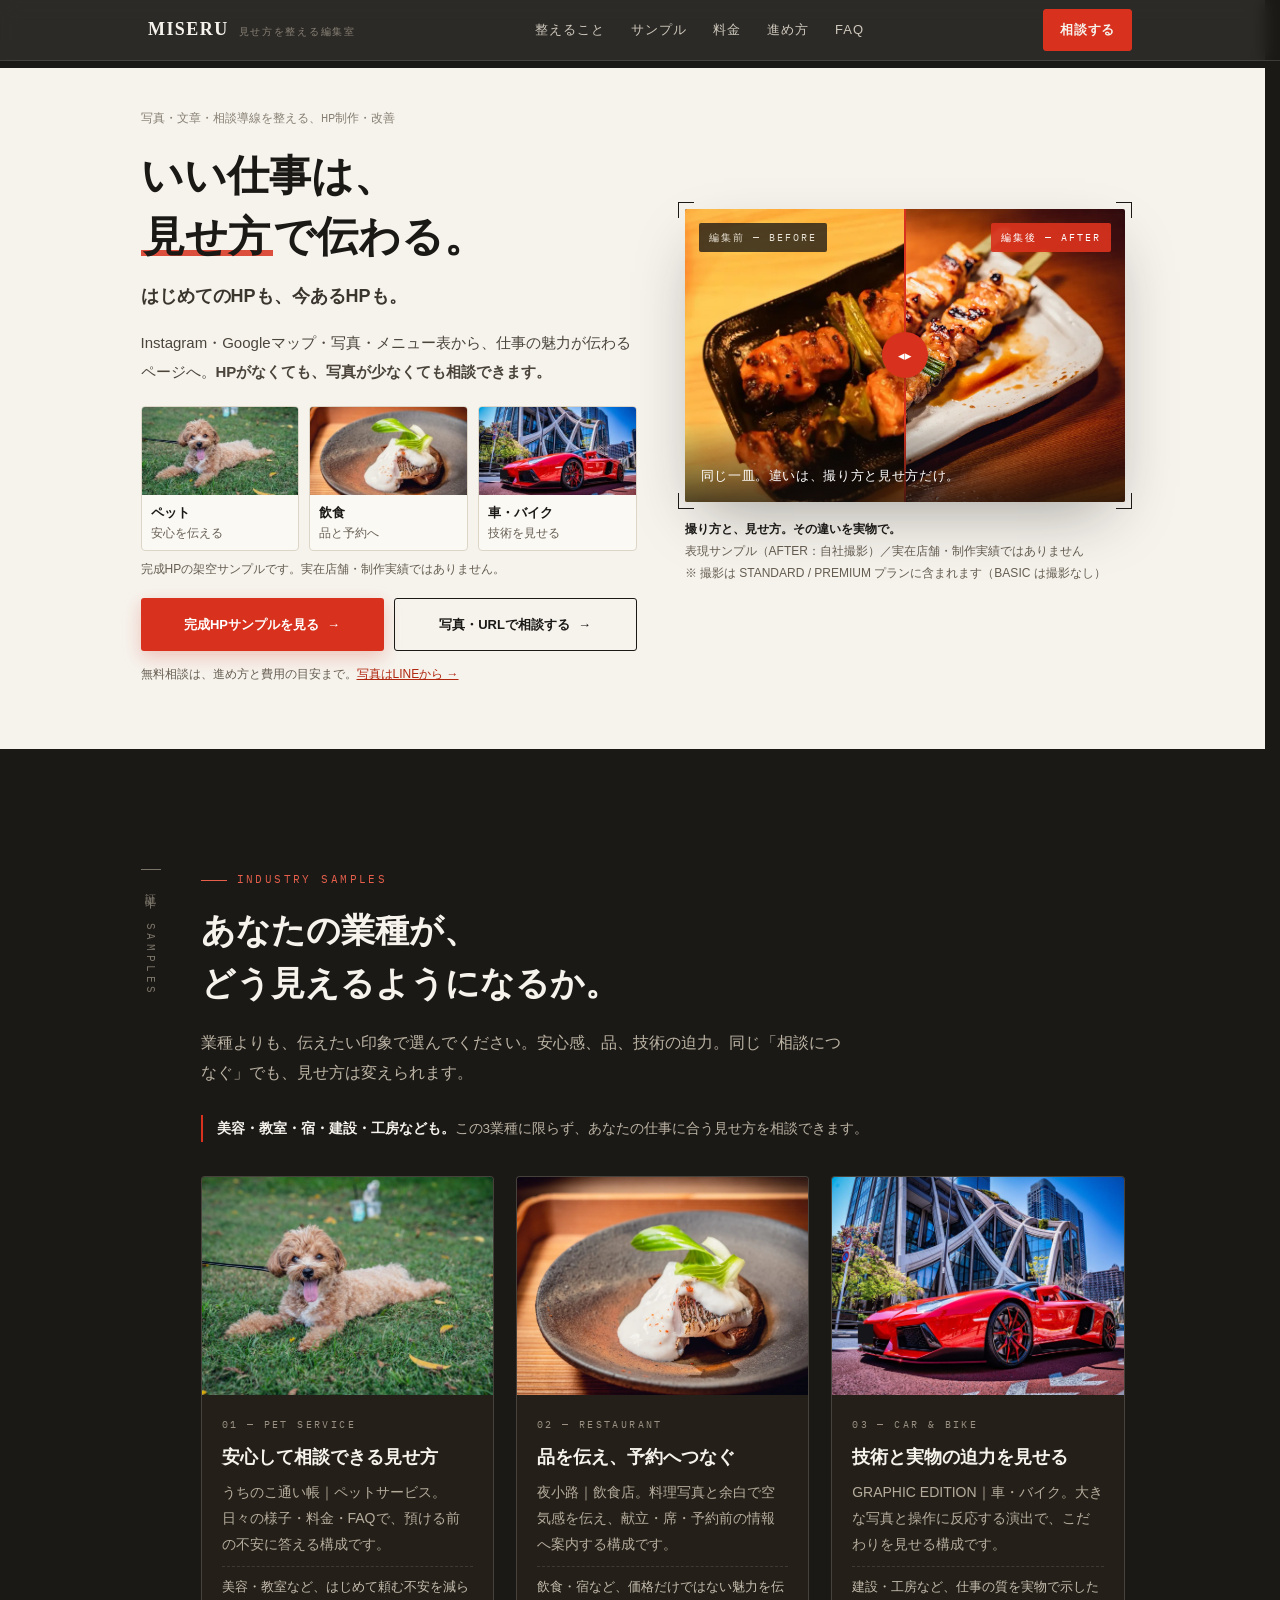
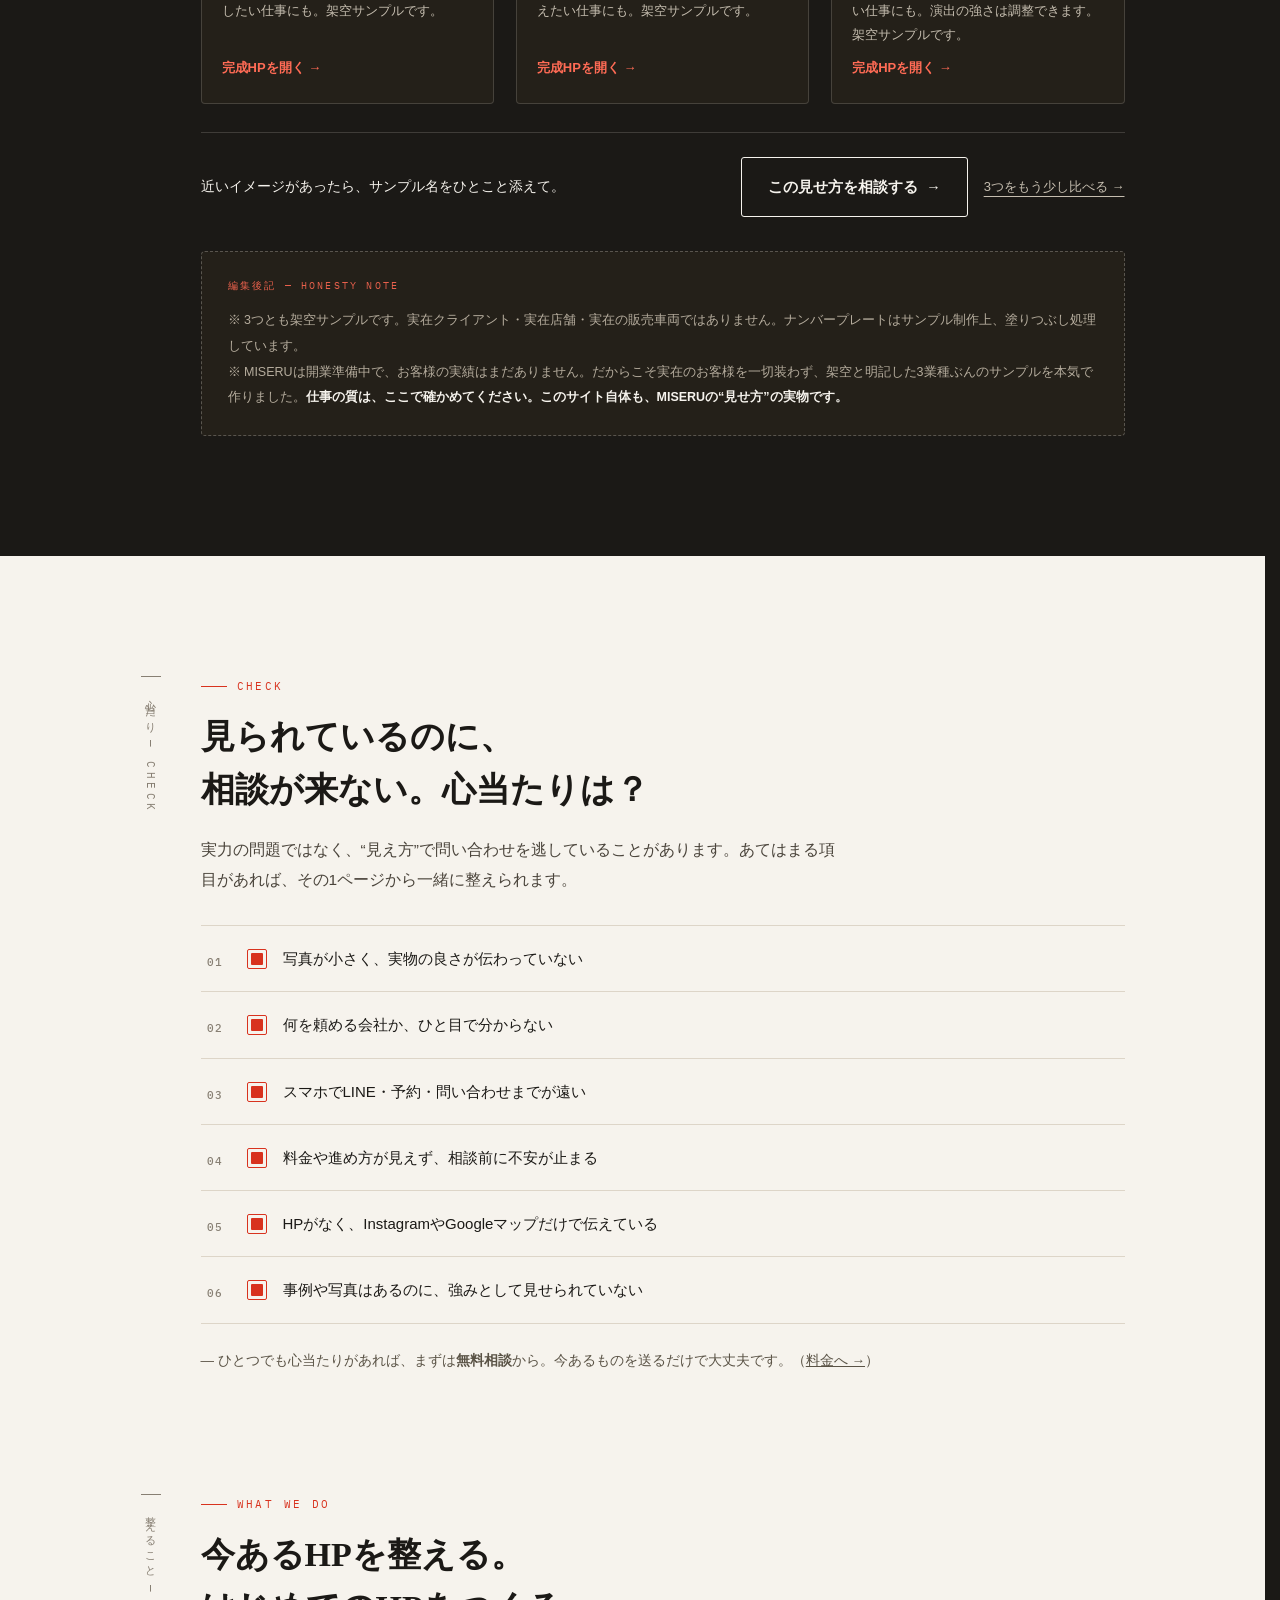
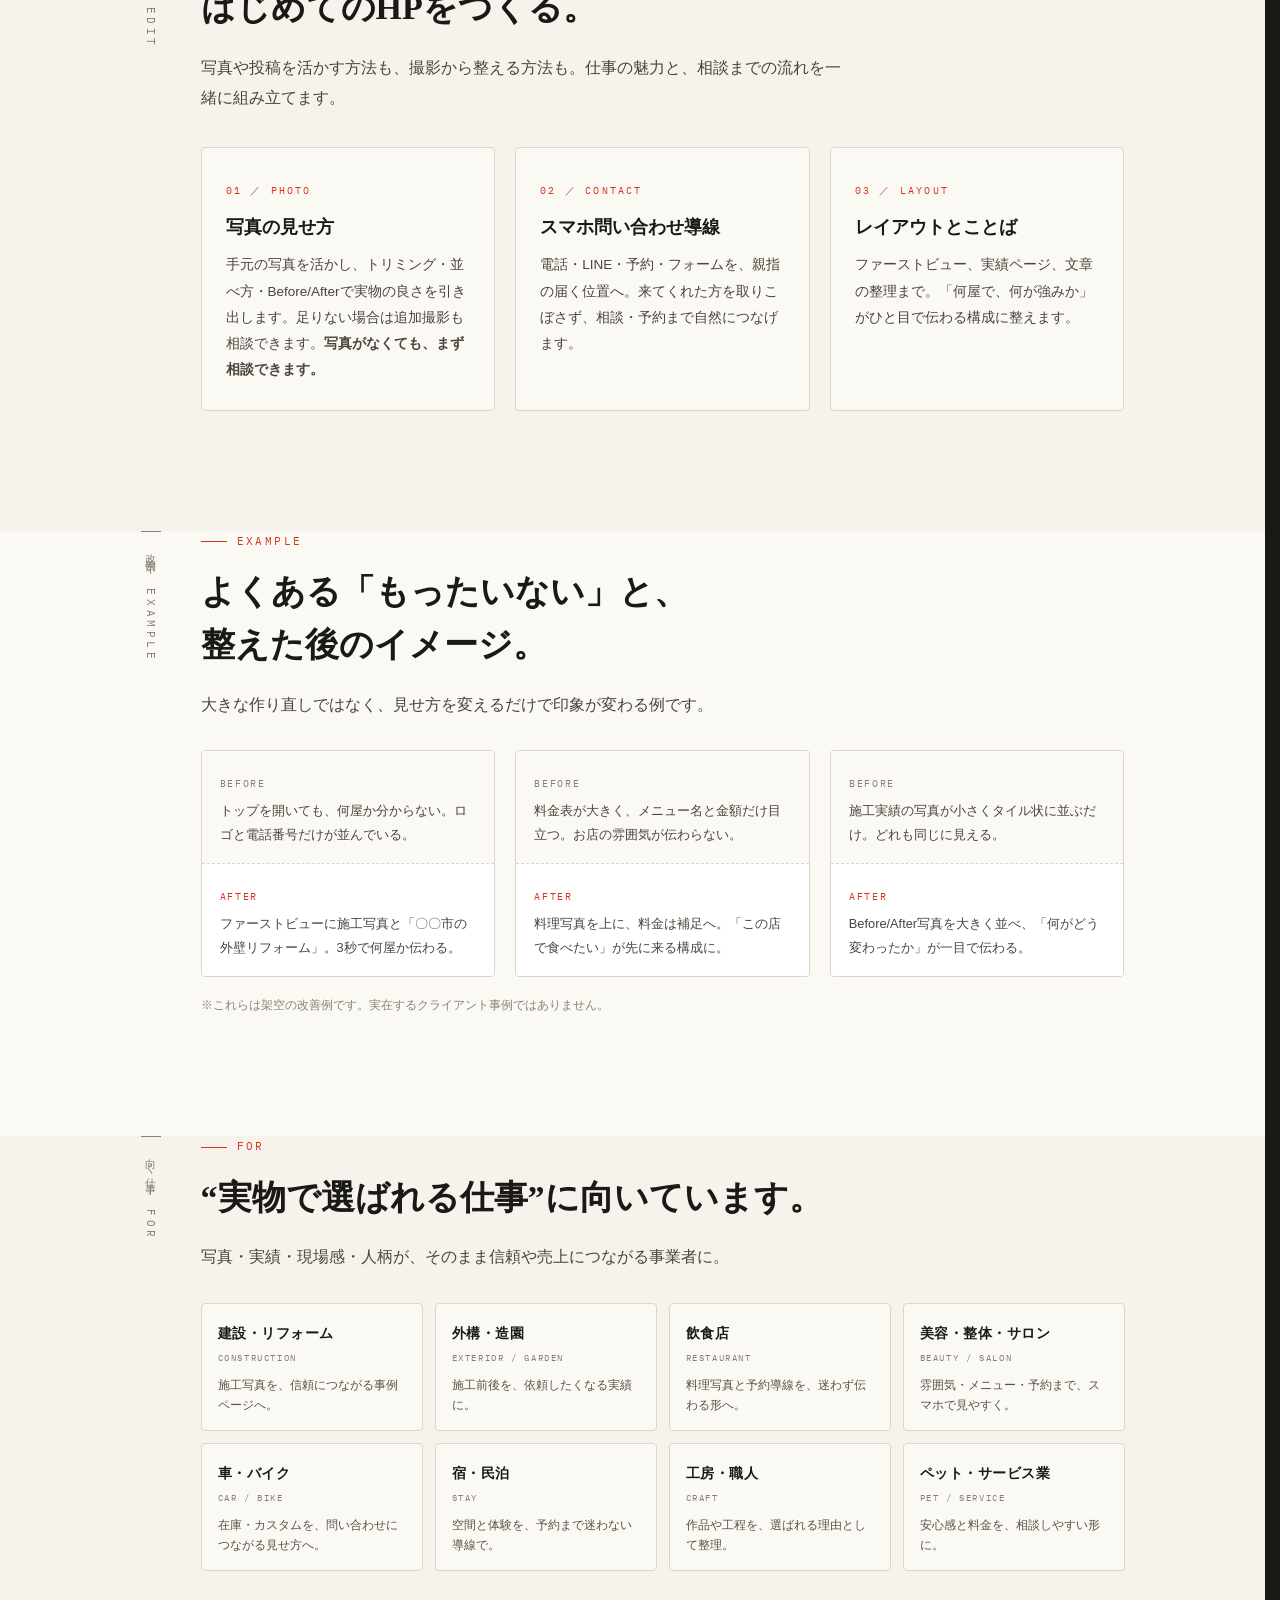
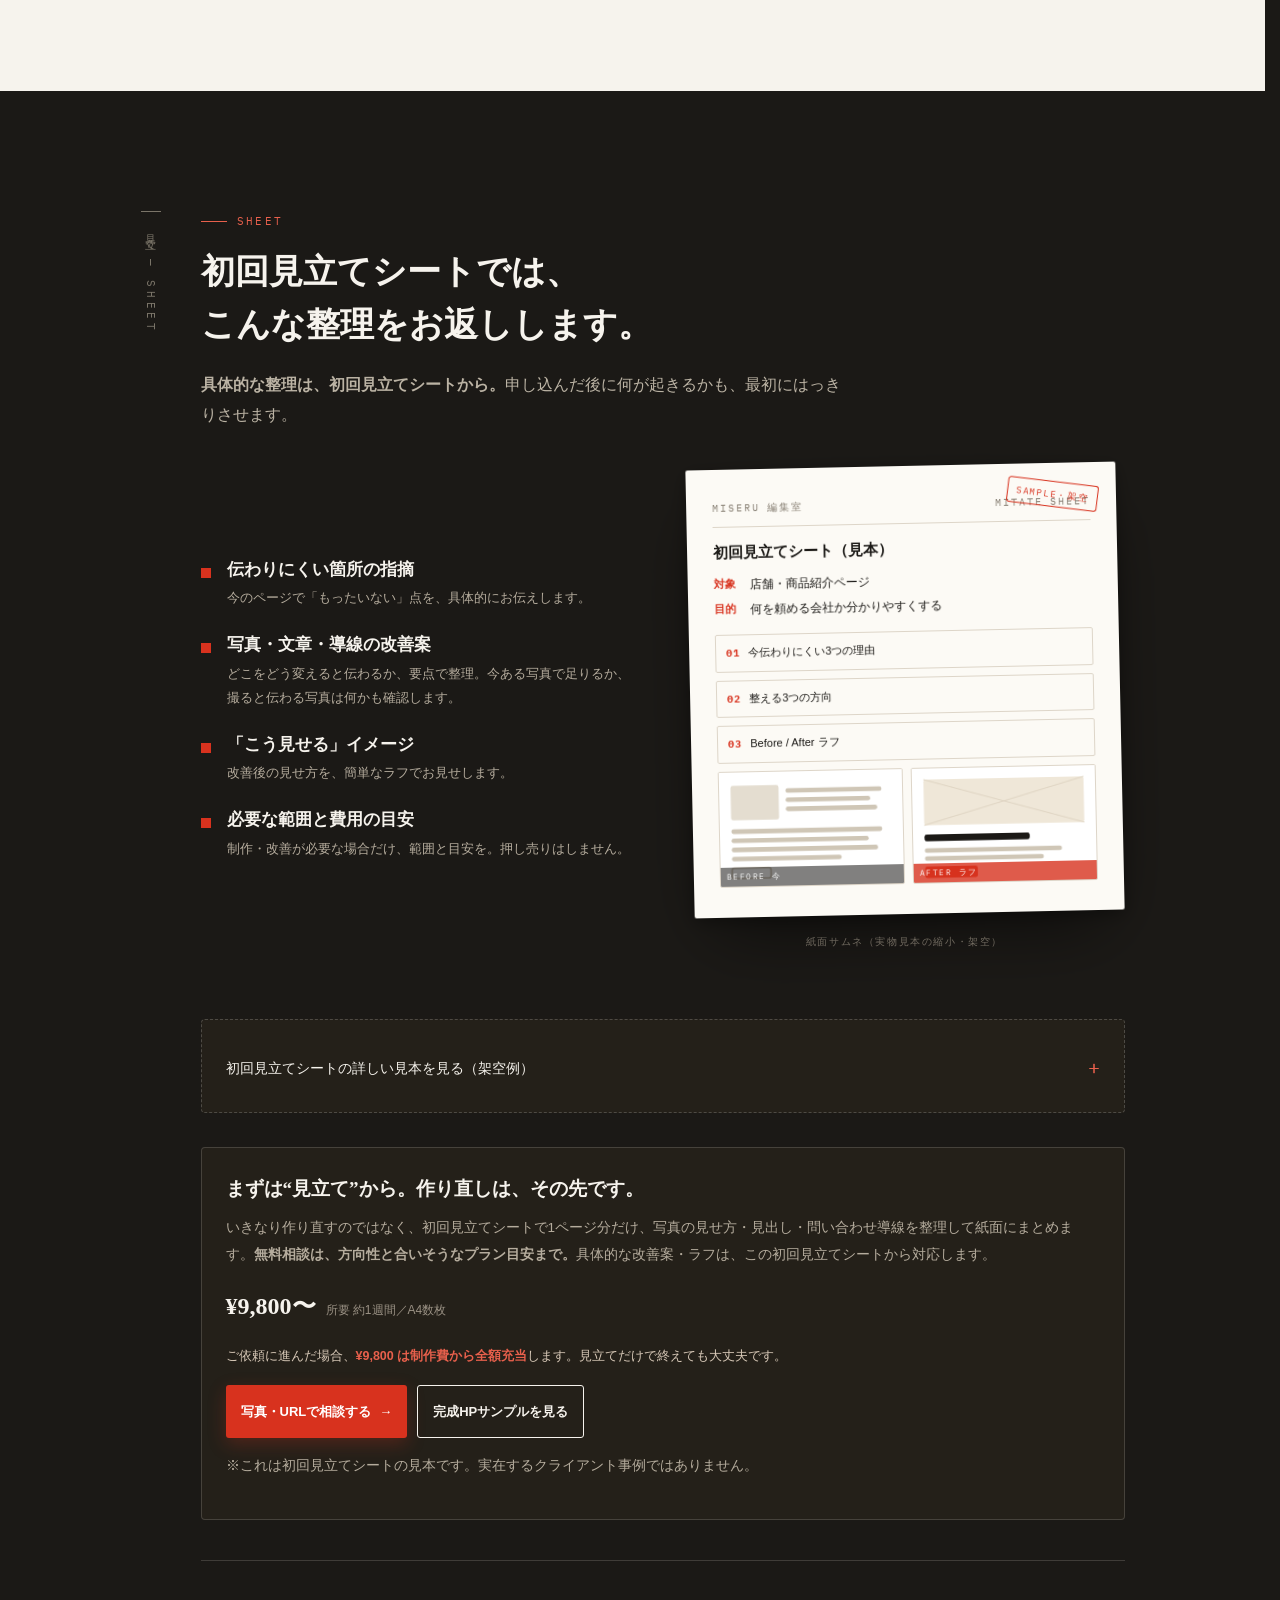
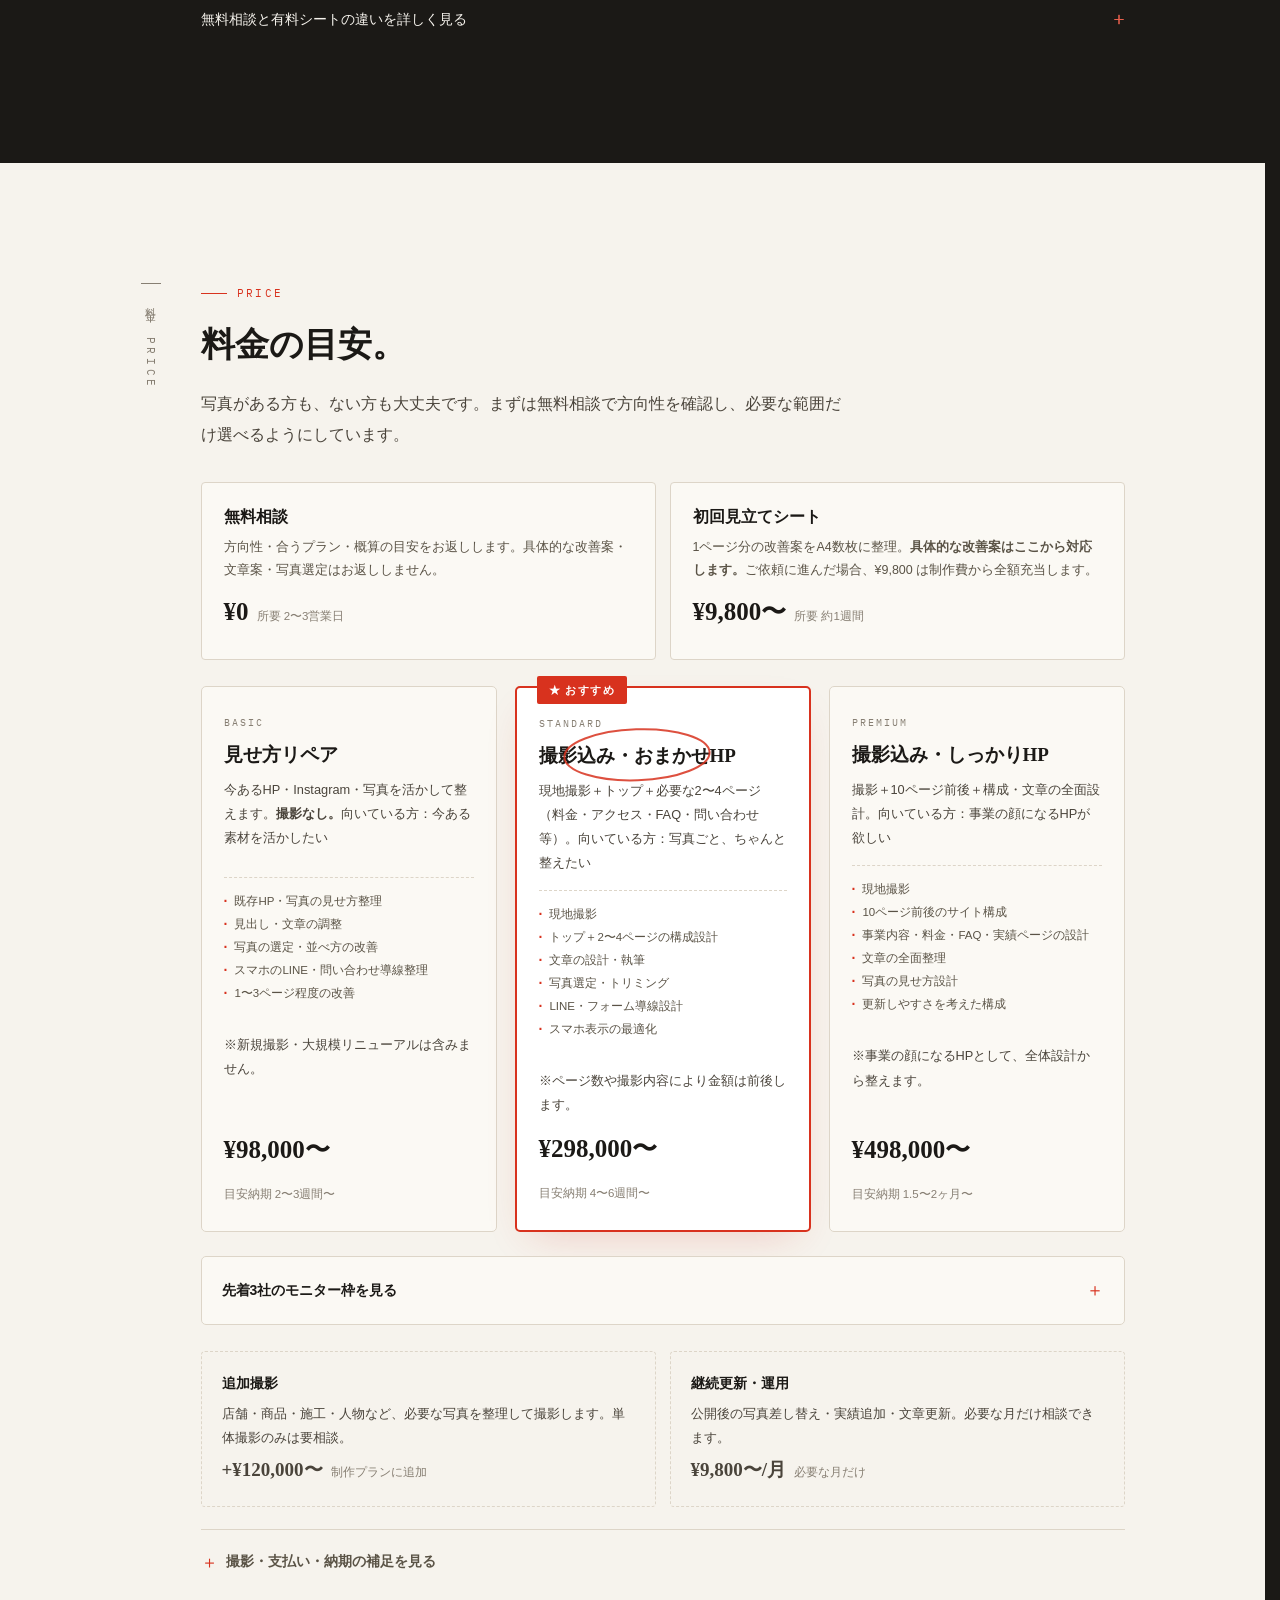
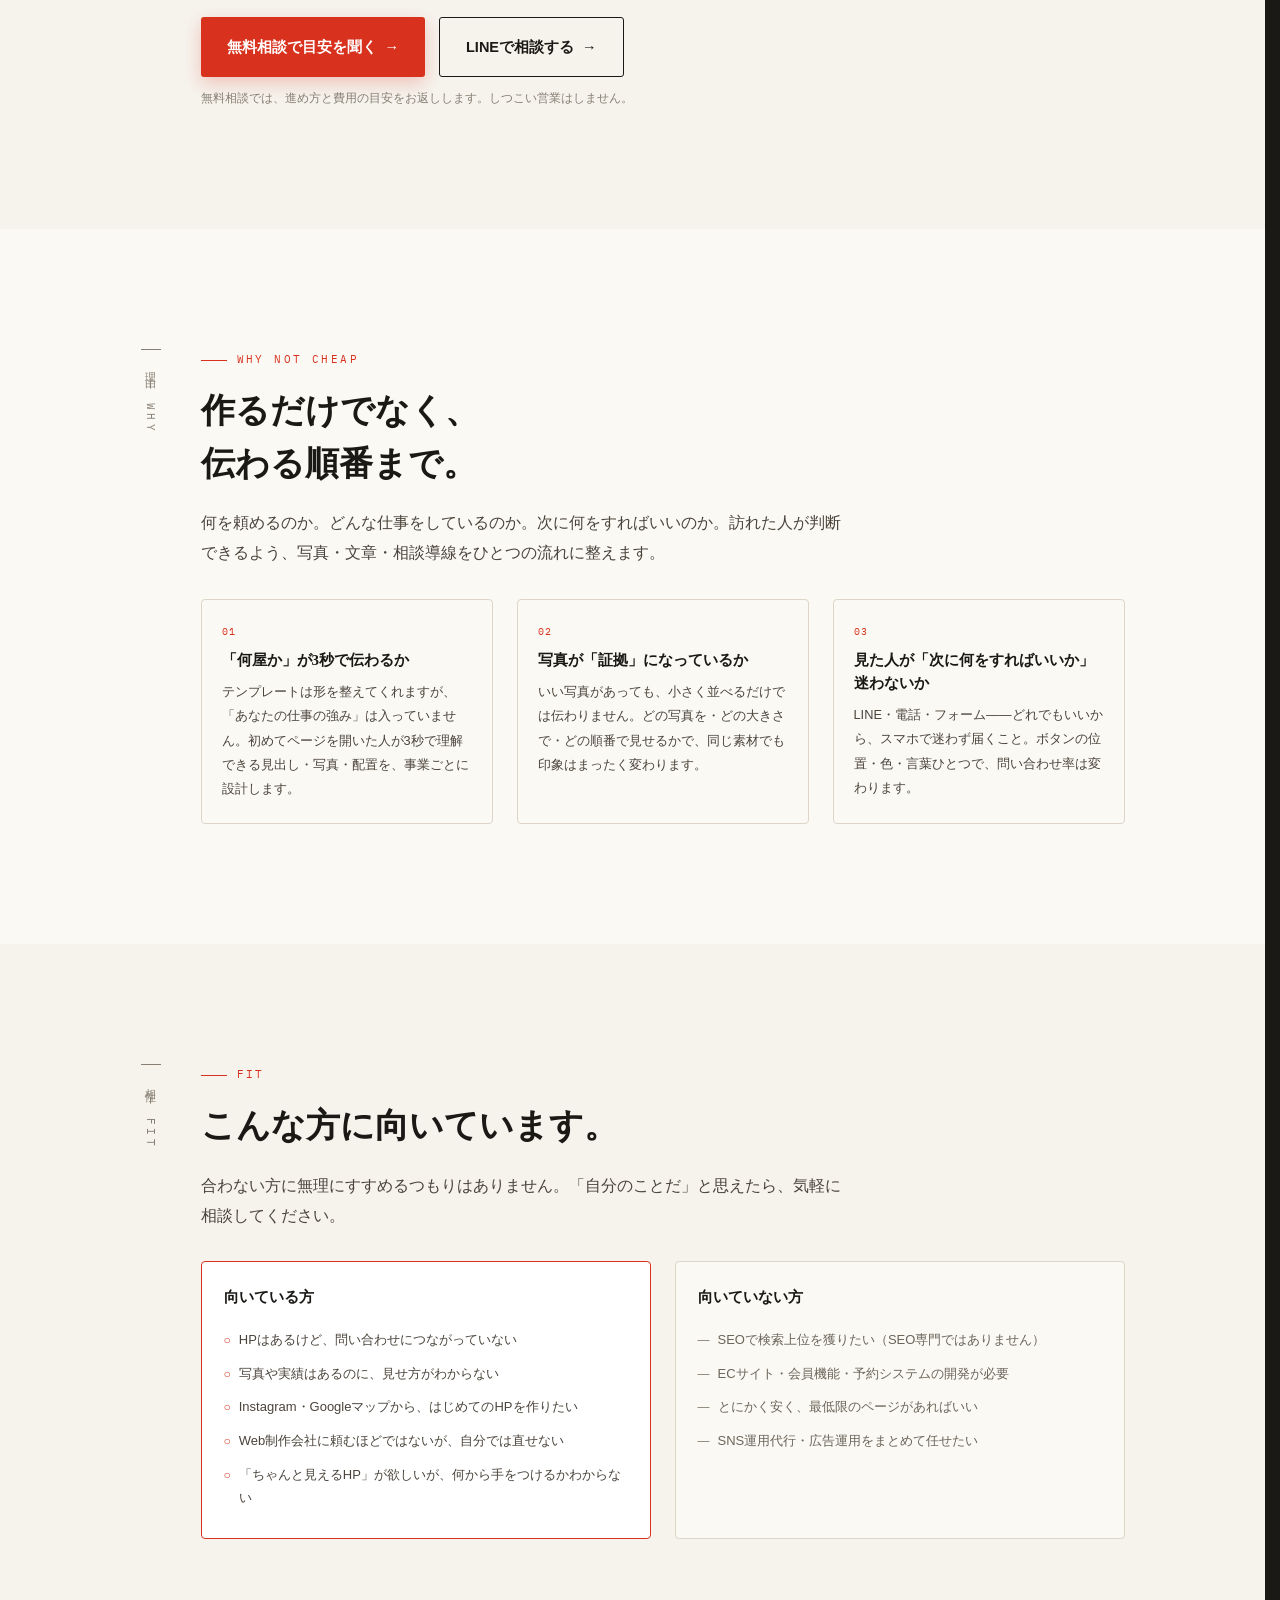
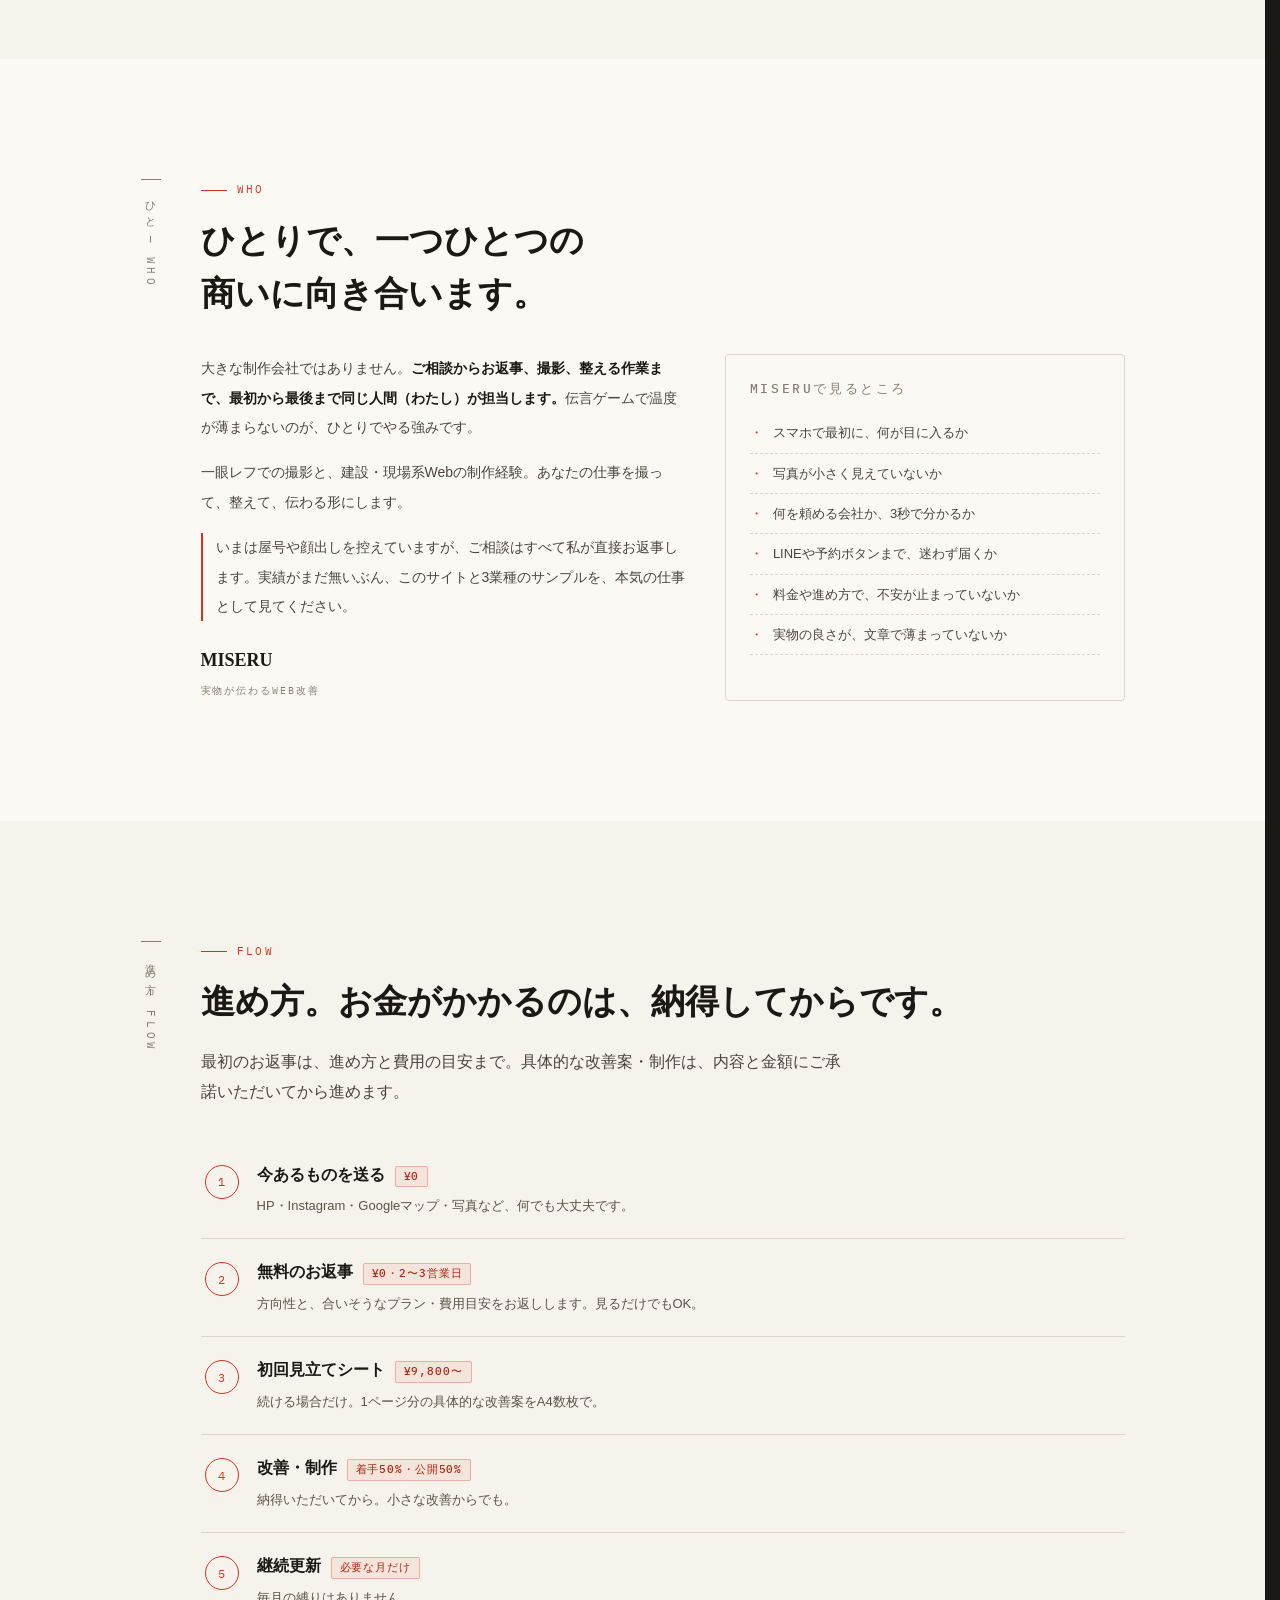
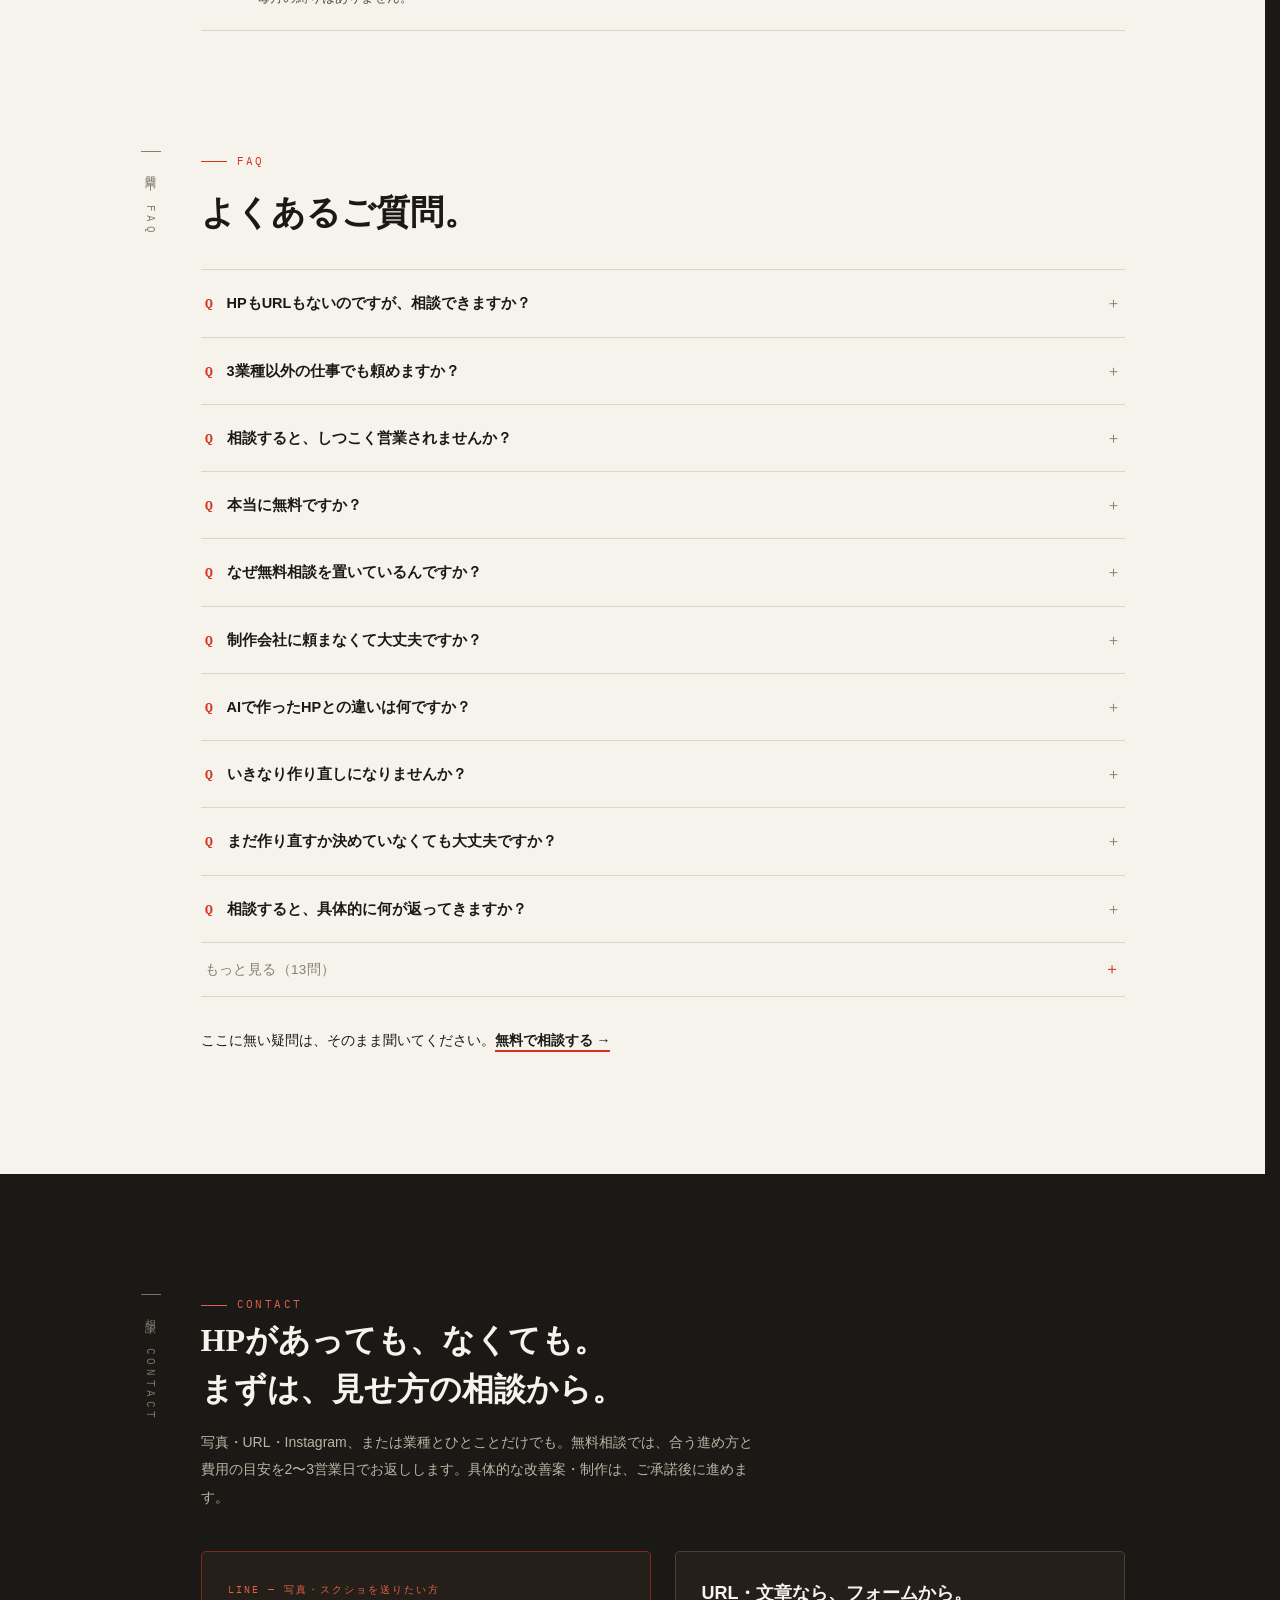
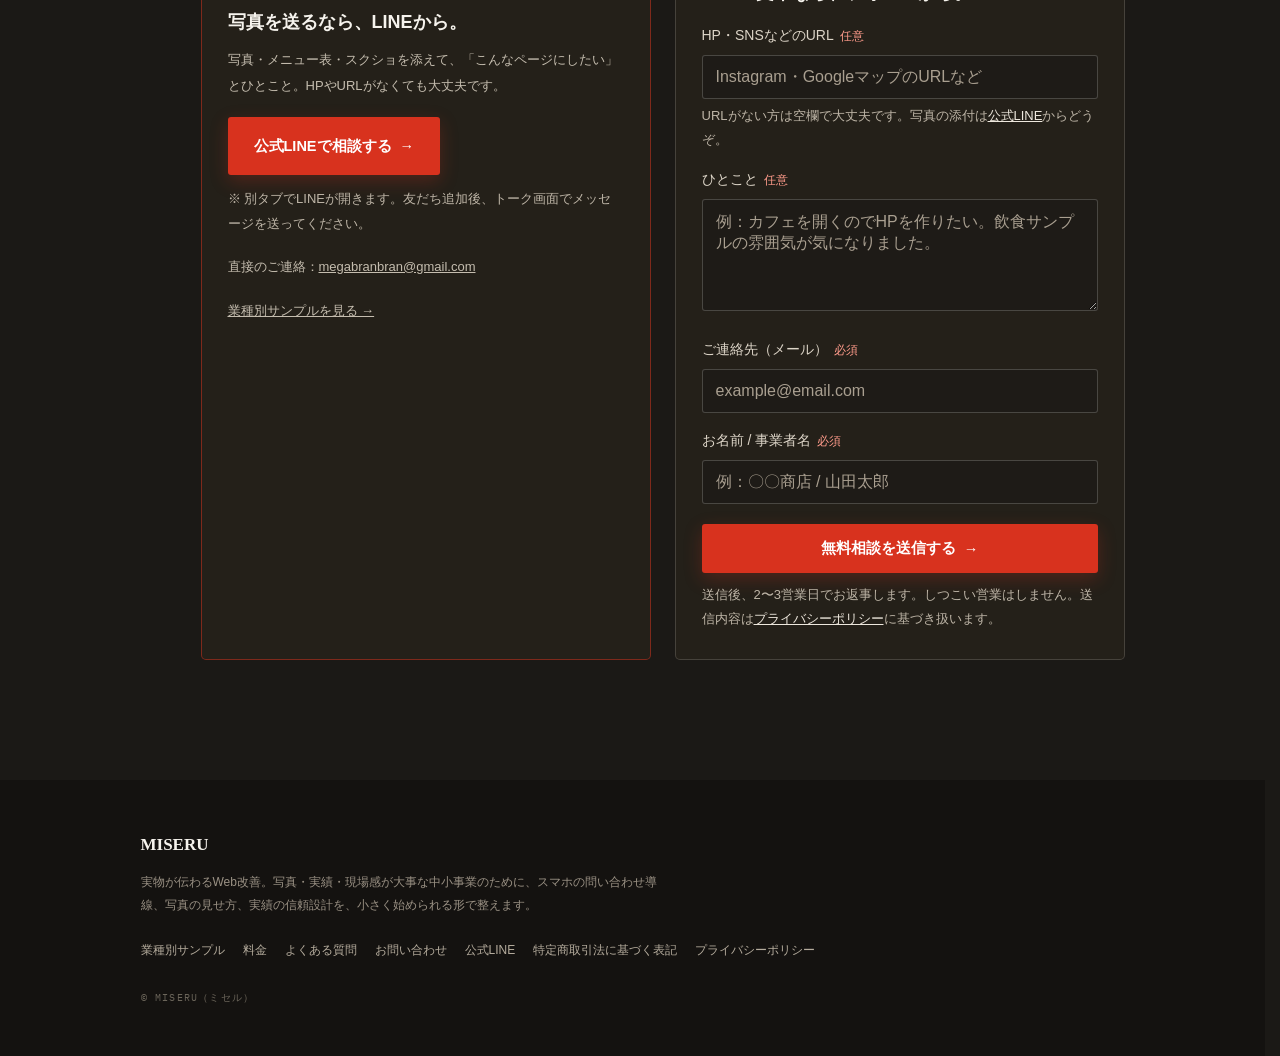
<file: index.html>
<!DOCTYPE html>
<html lang="ja">
<head>
<script>document.documentElement.classList.add('js')</script>
<meta charset="UTF-8">
<meta name="viewport" content="width=device-width, initial-scale=1.0, viewport-fit=cover">
<title>MISERU｜問い合わせにつながるHP改善・Web制作サービス</title>
<meta name="description" content="HP・Instagram・Googleマップ・写真から、実物の魅力が伝わる1ページへ。中小事業の見せ方を整える編集室、ミセル。HPがなくても、まずは無料相談で方向性とプラン目安をお返しします。">
<!-- DOMAIN-MIGRATION: 独自ドメイン移行時に要書き換え（canonical / og:url / og:image / twitter:image / JSON-LD内URL） -->
<link rel="canonical" href="https://miseru-web.pages.dev/">
<meta property="og:title" content="MISERU｜問い合わせにつながるHP改善・Web制作サービス">
<meta property="og:description" content="写真・文章・スマホ導線を整えて、実物の魅力が伝わるHPへ。中小事業のHPを「相談されるページ」に整えます。">
<meta property="og:type" content="website">
<meta property="og:url" content="https://miseru-web.pages.dev/">
<meta property="og:image" content="https://miseru-web.pages.dev/img/og-image.png">
<meta property="og:image:width" content="1200">
<meta property="og:image:height" content="630">
<meta property="og:locale" content="ja_JP">
<meta property="og:site_name" content="ミセル｜MISERU">
<meta name="twitter:card" content="summary_large_image">
<meta name="twitter:title" content="ミセル｜いい仕事は、見せ方で伝わる。">
<meta name="twitter:description" content="写真・文章・スマホ導線を整えて、実物の魅力が伝わるHPへ。中小事業のHPを「相談されるページ」に整えます。">
<meta name="twitter:image" content="https://miseru-web.pages.dev/img/og-image.png">
<meta name="theme-color" content="#1B1916">
<link rel="icon" href="favicon.svg" type="image/svg+xml">
<link rel="preconnect" href="https://fonts.googleapis.com">
<link rel="preconnect" href="https://fonts.gstatic.com" crossorigin>
<link href="https://fonts.googleapis.com/css2?family=Shippori+Mincho+B1:wght@700;800&family=Zen+Kaku+Gothic+New:wght@400;500;700&family=IBM+Plex+Mono:wght@400;500&display=swap" rel="stylesheet">
<!--
  ============ 2026-06 「朱入れ」全面リデザイン（モック _mock-top-shuire-v2.html より移植） ============
  ・コンセプト：校正・編集室メタファー（朱赤 #D8321E／紙 #F6F3ED／墨 #1B1916／トンボ・縦書きレール・mono）
  ・FVの没コピー取り消し線＝「作り直さず整える」の実演
  ・旧アンカー互換：#industry-samples / #miss / #industries / #about / #sample-detail を維持
  ・実写（自社撮影＝「見せ方サンプル」。制作実績ではない）：
    - FVスライダー: img/home/demo-yakitori(-before).webp/.jpg（焼き鳥）
    - サンプル帯: img/samples/{pet,food,car}/optimized/*-hero
  ==============================================================
-->
<style>
/* ============ TOKENS ============ */
:root{
  --ink:#1B1916;
  --ink-2:#242019;
  --paper:#F6F3ED;
  --paper-2:#FBF9F4;
  --shu:#D8321E;
  --shu-deep:#B0260F;
  --shu-soft:#E8604C;
  --grey:#877F73;
  --line:#DDD5C8;
  --line-ink:rgba(246,243,237,.16);
  --serif:'Shippori Mincho B1','Hiragino Mincho ProN','Yu Mincho','Noto Serif JP',serif;
  --sans:'Zen Kaku Gothic New','Hiragino Kaku Gothic ProN','Yu Gothic','Noto Sans JP',sans-serif;
  --mono:'IBM Plex Mono',ui-monospace,'SF Mono',Menlo,monospace;
  --max:1080px;
  --pad:clamp(20px,5vw,48px);
  --ease:cubic-bezier(.2,.7,.3,1);
}
*{margin:0;padding:0;box-sizing:border-box}
html{scroll-behavior:smooth;scroll-padding-top:72px}
body{
  font-family:var(--sans);
  background:var(--ink);
  color:var(--ink);
  line-height:1.95;
  letter-spacing:.03em;
  font-size:15.5px;
  -webkit-font-smoothing:antialiased;
  overflow-x:hidden;
}
img{display:block;max-width:100%}
a{color:inherit}
h1,h2,h3,h4{font-family:var(--serif);font-weight:700;line-height:1.55;letter-spacing:.04em;font-feature-settings:"palt"}
.wrap{max-width:var(--max);margin:0 auto;padding:0 var(--pad)}
:focus-visible{outline:2px solid var(--shu);outline-offset:3px;border-radius:2px}
.sec--ink :focus-visible{outline-color:var(--shu-soft)}

/* ============ 校正記号（共通装飾） ============ */
.kicker{
  font-family:var(--mono);font-size:11px;letter-spacing:.22em;
  color:var(--shu);text-transform:uppercase;display:flex;align-items:center;gap:10px;
}
.kicker::before{
  content:"";width:26px;height:1px;background:var(--shu);
  transform:scaleX(0);transform-origin:left;transition:transform .7s var(--ease) .15s;
}
.kicker.in::before{transform:scaleX(1)}
.sec--ink .kicker{color:var(--shu-soft)}
.sec--ink .kicker::before{background:var(--shu-soft)}
.u-shu{
  background:linear-gradient(transparent 78%, rgba(216,50,30,.85) 78%, rgba(216,50,30,.85) 92%, transparent 92%);
  padding:0 .06em;
}

/* ============ HEADER ============ */
header{
  position:fixed;inset:0 0 auto 0;z-index:50;
  background:rgba(27,25,22,.92);backdrop-filter:blur(8px);
  border-bottom:1px solid var(--line-ink);
}
.hd{display:flex;align-items:center;justify-content:space-between;height:60px;max-width:var(--max);margin:0 auto;padding:0 var(--pad)}
.hd-logo{font-family:var(--serif);font-weight:800;font-size:18px;color:var(--paper);text-decoration:none;letter-spacing:.08em;display:flex;align-items:baseline;gap:10px}
.hd-logo small{font-family:var(--mono);font-weight:400;font-size:9.5px;letter-spacing:.18em;color:var(--grey)}
.hd-nav{display:none;gap:26px}
.hd-nav a{color:#CFC8BC;text-decoration:none;font-size:13px;letter-spacing:.08em}
.hd-nav a:hover{color:var(--paper)}
.hd-cta{display:none;font-size:12.5px;font-weight:700;color:var(--paper);text-decoration:none;border:1px solid var(--shu);background:var(--shu);padding:8px 16px;border-radius:3px;letter-spacing:.06em}
.hd-cta:hover{background:var(--shu-deep)}
.burger{
  display:flex;flex-direction:column;justify-content:center;gap:5px;
  width:42px;height:42px;padding:0 8px;background:transparent;border:1px solid var(--line-ink);
  border-radius:3px;cursor:pointer;
}
.burger span{display:block;height:1.5px;background:var(--paper);transition:transform .3s}
@media(min-width:880px){
  .hd-nav{display:flex}
  .hd-cta{display:inline-block}
  .burger{display:none}
}
@media(max-width:560px){.hd-logo small{display:none}}

/* drawer（モバイルナビ） */
.drawer{position:fixed;inset:0;z-index:80;display:none}
.drawer.open{display:block}
.drawer .ov{position:absolute;inset:0;background:rgba(15,13,11,.6)}
.drawer .panel{
  position:absolute;top:0;right:0;bottom:0;width:min(82vw,330px);
  background:var(--ink);border-left:1px solid var(--line-ink);
  padding:64px 30px 30px;display:flex;flex-direction:column;gap:2px;overflow-y:auto;
}
.drawer .panel a{
  color:#CFC8BC;text-decoration:none;font-size:14.5px;font-weight:500;
  padding:13px 2px;border-bottom:1px solid var(--line-ink);letter-spacing:.05em;
}
.drawer .panel a:hover{color:var(--paper)}
.drawer .x{
  position:absolute;top:14px;right:18px;width:38px;height:38px;
  background:transparent;border:0;color:var(--paper);font-size:22px;cursor:pointer;
}

/* ============ SECTIONS ============ */
.sec{padding:clamp(72px,11vw,120px) 0;background:var(--paper);color:var(--ink)}
.sec--ink{background:var(--ink);color:var(--paper)}
.sec--alt{background:var(--paper-2)}
.sec-grid{display:grid;gap:18px}
@media(min-width:1000px){
  .sec-grid{grid-template-columns:60px 1fr;gap:0}
  .rail{position:relative}
  .rail span{
    writing-mode:vertical-rl;text-orientation:mixed;
    font-family:var(--mono);font-size:10.5px;letter-spacing:.34em;color:var(--grey);
    position:sticky;top:100px;display:inline-block;padding-top:14px;
    border-top:1px solid currentColor;
  }
  .sec--ink .rail span{color:#7A7468}
}
@media(max-width:999px){
  /* モバイルではrail（縦書きラベル）は装飾過多なので非表示にして本文に集中 */
  .rail{display:none}
}
.h2{font-size:clamp(24px,4vw,34px);margin:14px 0 18px}
.lead{max-width:640px;color:#4A443B}
.sec--ink .lead{color:#BBB3A4}

/* ============ FV ============ */
.fv{background:var(--paper);padding:calc(60px + clamp(48px,8vw,84px)) 0 clamp(64px,9vw,100px);position:relative}
.fv::before{content:"";position:absolute;inset:60px 0 auto 0;height:8px;background:var(--ink)}
.fv-grid{display:grid;gap:44px;align-items:center}
@media(min-width:960px){.fv-grid{grid-template-columns:1.05fr .95fr;gap:56px}}
.fv-meta{font-family:var(--mono);font-size:10.5px;letter-spacing:.26em;color:var(--grey);margin-bottom:26px;display:flex;gap:14px;flex-wrap:wrap}
.fv-meta b{color:var(--shu);font-weight:500}
.draft{
  display:inline-block;position:relative;
  font-family:var(--mono);font-size:clamp(12px,1.6vw,13.5px);color:#9B9385;
  letter-spacing:.1em;margin-bottom:14px;
}
.draft::after{
  content:"";position:absolute;left:-2px;right:-2px;top:55%;height:2px;background:var(--shu);
  transform:scaleX(0);transform-origin:left;transition:transform .7s cubic-bezier(.7,0,.2,1) .5s;
}
.draft.on::after{transform:scaleX(1)}
.fv h1{font-size:clamp(30px,5.4vw,48px);font-weight:800;line-height:1.5;margin-bottom:22px}
.fv h1 .sm{display:block;font-size:.62em;font-weight:700;color:#3A352D;margin-top:10px}
.fv-lead{max-width:520px;color:#4A443B;margin-bottom:24px;font-size:15px}
.fv-sample-link{margin-bottom:22px;font-size:14px}
.fv-sample-link a{font-weight:700;color:var(--ink);text-decoration:none;border-bottom:2px solid var(--shu);padding-bottom:2px}
.fv-sample-link .nt{display:inline-block;margin-left:12px;font-size:11px;color:var(--grey)}
.fv-cta{display:flex;gap:12px;flex-wrap:wrap;margin-bottom:18px}
.btn{
  display:inline-flex;align-items:center;gap:8px;text-decoration:none;
  font-weight:700;font-size:14.5px;letter-spacing:.05em;
  padding:15px 26px;border-radius:3px;transition:transform .2s,box-shadow .2s,background .2s;
  border:0;cursor:pointer;font-family:var(--sans);
}
.btn:hover{transform:translateY(-2px)}
.btn .arw{transition:transform .25s}
.btn:hover .arw{transform:translateX(3px)}
.btn--shu{background:var(--shu);color:#fff;box-shadow:0 6px 18px rgba(216,50,30,.25)}
.btn--shu:hover{background:var(--shu-deep)}
.btn--ghost{border:1.5px solid var(--ink);color:var(--ink);background:transparent}
.sec--ink .btn--ghost{border-color:var(--paper);color:var(--paper)}
.badges{display:flex;gap:16px;flex-wrap:wrap;font-size:12.5px;color:#5A5346;margin-bottom:10px}
.badges b{color:var(--shu);font-weight:700;margin-right:3px}
.fv-note{font-size:11.5px;color:var(--grey)}
.fv-note a{color:var(--grey)}

/* --- 朱入れスライダー --- */
.proof{position:relative}
.tonbo{position:relative}
.tonbo i{position:absolute;width:16px;height:16px;border:0 solid var(--ink);z-index:4;pointer-events:none}
.tonbo .t1{top:-7px;left:-7px;border-top-width:1.5px;border-left-width:1.5px}
.tonbo .t2{top:-7px;right:-7px;border-top-width:1.5px;border-right-width:1.5px}
.tonbo .t3{bottom:-7px;left:-7px;border-bottom-width:1.5px;border-left-width:1.5px}
.tonbo .t4{bottom:-7px;right:-7px;border-bottom-width:1.5px;border-right-width:1.5px}
.cmp{
  position:relative;overflow:hidden;border-radius:2px;
  aspect-ratio:3/2;width:100%; /* 写真実寸(1400x933/900x600)と同比率。4/5だと焼き鳥が見切れる */
  box-shadow:0 24px 60px -18px rgba(27,25,22,.38);
  touch-action:pan-y;cursor:ew-resize;user-select:none;-webkit-user-select:none;
  --pos:50%;
}
.cmp img{position:absolute;inset:0;width:100%;height:100%;object-fit:cover;pointer-events:none}
.cmp .before{clip-path:inset(0 calc(100% - var(--pos)) 0 0)}
.cmp-bar{position:absolute;top:0;bottom:0;left:var(--pos);width:2px;background:var(--shu);z-index:3;transform:translateX(-1px)}
.cmp-handle{
  position:absolute;top:50%;left:var(--pos);transform:translate(-50%,-50%);z-index:4;
  width:46px;height:46px;border-radius:50%;background:var(--shu);color:#fff;
  display:flex;align-items:center;justify-content:center;gap:2px;
  font-size:13px;box-shadow:0 4px 14px rgba(0,0,0,.35);
  outline-offset:3px;
}
.cmp-handle:focus-visible{outline:2px solid var(--ink)}
.cmp-tag{
  position:absolute;z-index:3;top:14px;
  font-family:var(--mono);font-size:10px;letter-spacing:.2em;
  padding:5px 10px;border-radius:2px;
}
.tag-b{left:14px;background:rgba(27,25,22,.78);color:#E8E2D6}
.tag-a{right:14px;background:rgba(216,50,30,.92);color:#fff}
.cmp-cap{
  position:absolute;z-index:3;bottom:0;left:0;right:0;
  padding:42px 16px 14px;color:#fff;font-size:13px;font-weight:500;letter-spacing:.05em;
  background:linear-gradient(transparent,rgba(15,13,11,.72));pointer-events:none;
}
.proof-notes{margin-top:20px;font-size:12px;color:var(--grey);line-height:1.8}
.proof-notes b{color:var(--ink)}

/* ============ SAMPLES（墨） ============ */
.cards3{display:grid;gap:22px;margin-top:34px}
@media(min-width:820px){.cards3{grid-template-columns:repeat(3,1fr)}}
.scard{background:var(--ink-2);border:1px solid var(--line-ink);border-radius:4px;overflow:hidden;text-decoration:none;color:var(--paper);display:flex;flex-direction:column;transition:transform .25s,border-color .25s}
.scard:hover{transform:translateY(-4px);border-color:rgba(216,50,30,.55)}
.scard .ph{aspect-ratio:4/3;overflow:hidden;background:#2C2823}
.scard .ph img{width:100%;height:100%;object-fit:cover;transition:transform .9s var(--ease)}
.scard:hover .ph img{transform:scale(1.02)}
.scard .bd{padding:20px 20px 22px;display:flex;flex-direction:column;gap:8px;flex:1}
.scard .no{font-family:var(--mono);font-size:10px;letter-spacing:.24em;color:#9A9184}
.scard h3{font-size:18px;color:var(--paper)}
.scard h3 small{font-family:var(--mono);font-weight:400;font-size:9px;letter-spacing:.16em;color:#9A9184;margin-left:8px;vertical-align:2px}
.scard p{font-size:13px;color:#B5AC9D;line-height:1.85;flex:1}
.scard .go{font-size:13px;font-weight:700;color:#FF6B55}
.s-intent{font-size:11.5px;color:#9A9184;line-height:1.75;border-top:1px dashed rgba(246,243,237,.12);padding-top:8px;margin-top:auto}
.s-guide{margin-top:26px;font-size:13.5px;color:#BBB3A4;border-left:2px solid var(--shu);padding-left:14px;line-height:2}
.s-guide b{color:var(--paper)}
/* 編集後記（正直宣言） */
.honesty{
  margin-top:34px;background:var(--ink-2);border:1px dashed rgba(246,243,237,.25);
  border-radius:4px;padding:24px 26px;position:relative;
}
.honesty .hh{font-family:var(--mono);font-size:10px;letter-spacing:.22em;color:var(--shu-soft);margin-bottom:12px}
.honesty p{font-size:12.5px;color:#B5AC9D;line-height:2.05}
.honesty b{color:var(--paper)}

/* ============ チェックリスト ============ */
.checks{display:grid;gap:0;margin-top:30px;border-top:1px solid var(--line)}
.checks li{
  list-style:none;display:flex;gap:16px;align-items:flex-start;
  padding:18px 6px;border-bottom:1px solid var(--line);font-size:15px;font-weight:500;
}
.checks .bx{flex:none;width:20px;height:20px;margin-top:5px;border:1.5px solid var(--shu);border-radius:2px;position:relative}
.checks .bx::after{
  content:"";position:absolute;inset:3px;background:var(--shu);border-radius:1px;
  transform:scale(0);transition:transform .35s cubic-bezier(.6,1.6,.4,1);
}
.checks li.in .bx::after{transform:scale(1)}
.checks .num{font-family:var(--mono);font-size:10.5px;color:var(--grey);letter-spacing:.15em;margin-top:8px;flex:none;width:24px}
.aftercheck{margin-top:24px;font-size:13.5px;color:#5A5346}
.aftercheck a{color:#5A5346}

/* ============ 整える3つ ============ */
.do3{display:grid;gap:20px;margin-top:34px}
@media(min-width:820px){.do3{grid-template-columns:repeat(3,1fr)}}
.do3 article{border:1px solid var(--line);background:#FBF9F4;border-radius:4px;padding:26px 24px}
.do3 .no{font-family:var(--mono);font-size:10px;letter-spacing:.22em;color:var(--shu)}
.do3 h3{font-size:18px;margin:10px 0 10px}
.do3 p{font-size:13.5px;color:#4A443B;line-height:1.95}

/* ============ For業種チップ ============ */
.chips{display:grid;gap:12px;margin-top:30px;grid-template-columns:repeat(2,1fr)}
@media(min-width:880px){.chips{grid-template-columns:repeat(4,1fr)}}
.chip{border:1px solid var(--line);border-radius:4px;padding:16px 16px 14px;background:#FBF9F4}
.chip b{display:block;font-size:14px;letter-spacing:.04em}
.chip i{display:block;font-style:normal;font-family:var(--mono);font-size:9px;letter-spacing:.18em;color:var(--grey);margin:2px 0 8px}
.chip p{font-size:11.8px;color:#5A5346;line-height:1.75}

/* ============ 見立てシート（墨に浮く紙） ============ */
.sheet-grid{display:grid;gap:44px;margin-top:36px;align-items:center}
@media(min-width:960px){.sheet-grid{grid-template-columns:1fr 1fr}}
.sheet-list{display:grid;gap:22px}
.sheet-list article{display:flex;gap:16px}
.sheet-list .sq{flex:none;width:10px;height:10px;background:var(--shu);margin-top:11px}
.sheet-list h3{font-size:16.5px;color:var(--paper);margin-bottom:4px}
.sheet-list p{font-size:13px;color:#B5AC9D;line-height:1.85}
.a4{
  background:#FCFAF5;color:var(--ink);border-radius:2px;
  padding:30px 26px;transform:rotate(-1.2deg);
  box-shadow:0 30px 70px -20px rgba(0,0,0,.6),0 4px 16px rgba(0,0,0,.3);
  font-size:12px;line-height:1.8;position:relative;max-width:430px;margin:0 auto;
  overflow:hidden; /* 回転で右上スタンプ等が画面外へ流れるのを防止 */
}
@media(max-width:480px){.a4{transform:rotate(-0.6deg);padding:24px 20px}.a4 .stamp{font-size:8.5px;padding:3px 6px;top:14px;right:14px}}
.a4 .mh{font-family:var(--mono);font-size:9.5px;letter-spacing:.2em;color:var(--grey);display:flex;justify-content:space-between;border-bottom:1px solid var(--line);padding-bottom:10px;margin-bottom:14px}
.a4 h4{font-family:var(--serif);font-size:15px;margin-bottom:10px}
.a4 dl{display:grid;grid-template-columns:auto 1fr;gap:4px 14px;margin-bottom:14px}
.a4 dt{font-weight:700;color:var(--shu);font-size:11px}
.a4 dd{font-size:11.5px}
.a4 .rows{display:grid;gap:8px}
.a4 .rows div{border:1px solid var(--line);border-radius:2px;padding:8px 10px;font-size:11px}
.a4 .rows b{color:var(--shu);font-family:var(--mono);font-size:9.5px;letter-spacing:.12em;margin-right:8px}
.a4 .ba{display:grid;grid-template-columns:1fr 1fr;gap:8px;margin-top:8px}
.a4 .ba figure{position:relative;aspect-ratio:16/10;border-radius:2px;overflow:hidden;border:1px solid var(--line)}
.a4 .ba img{width:100%;height:100%;object-fit:cover}
.a4 .ba svg{width:100%;height:100%;display:block}
.a4 .ba figcaption{
  position:absolute;left:0;bottom:0;right:0;
  font-family:var(--mono);font-size:8px;letter-spacing:.18em;color:#fff;
  background:rgba(27,25,22,.55);padding:2px 6px;
}
.a4 .ba .af figcaption{background:rgba(216,50,30,.8)}
.a4 .stamp{
  position:absolute;top:18px;right:18px;transform:rotate(8deg);
  border:1.5px solid var(--shu);color:var(--shu);border-radius:3px;
  font-family:var(--mono);font-size:9px;letter-spacing:.2em;padding:4px 8px;
}
.a4-cap{font-family:var(--mono);font-size:10px;letter-spacing:.16em;color:#8B8376;text-align:center;margin-top:18px}
.sheet-cta{margin-top:34px;border:1px solid var(--line-ink);border-radius:4px;padding:26px 24px;background:var(--ink-2)}
.sheet-cta h3{font-size:19px;color:var(--paper);margin-bottom:10px}
.sheet-cta p{font-size:13.5px;color:#B5AC9D;line-height:2;margin-bottom:14px}
.sheet-cta .pr{font-family:var(--serif);font-weight:800;font-size:24px;color:var(--paper)}
.sheet-cta .pr small{font-size:12px;color:#9A9184;font-family:var(--sans);font-weight:400;margin-left:10px}
.sheet-cta .juto{font-size:12.5px;color:#D8C9B8;margin:6px 0 0}
.sheet-cta .juto b{color:var(--shu-soft)}
.s-disc{margin-top:26px;font-size:11.5px;color:#8B8376;line-height:1.9}

/* 比較カード（無料相談 vs 見立てシート） */
.vs{margin-top:40px;padding:34px 0 0;border-top:1px solid var(--line-ink)}
.vs-title{font-size:18px;color:var(--paper);margin-bottom:8px}
.vs-lead{font-size:13.5px;color:#B5AC9D;line-height:1.95;margin-bottom:22px}
.vs-grid{display:grid;gap:14px}
@media(min-width:760px){.vs-grid{grid-template-columns:1fr 1fr}}
.vs-card{border:1px solid var(--line-ink);border-radius:4px;padding:22px;background:var(--ink-2)}
.vs-card--reco{border-color:var(--shu);background:rgba(216,50,30,.06)}
.vs-hd{margin-bottom:16px;padding-bottom:14px;border-bottom:1px solid var(--line-ink)}
.vs-card--reco .vs-hd{border-bottom-color:rgba(216,50,30,.3)}
.vs-name{display:block;font-family:var(--serif);font-weight:700;font-size:16px;color:var(--paper)}
.vs-price{display:block;font-family:var(--serif);font-weight:800;font-size:22px;color:var(--paper);margin-bottom:2px}
.vs-card--reco .vs-price{color:var(--shu-soft)}
.vs-term{font-family:var(--mono);font-size:10px;letter-spacing:.14em;color:#9A9184}
.vs-list{list-style:none}
.vs-list li{font-size:13px;color:#B5AC9D;padding:6px 0;display:flex;gap:10px;align-items:baseline}
.vs-list li::before{flex:none;width:18px;text-align:center;font-weight:700;font-size:13px}
.vs-list .yes::before{content:"○";color:var(--shu-soft)}
.vs-list .no::before{content:"—";color:#6B655A}
.vs-list .no{color:#6B655A}
.vs-cta{margin-top:18px;font-size:13px}
.vs-cta a{color:#B5AC9D;font-weight:500;transition:color .2s}
.vs-cta a:hover{color:var(--paper)}

/* ============ 料金 ============ */
.p-entry{display:grid;gap:14px;margin:32px 0 26px}
@media(min-width:760px){.p-entry{grid-template-columns:1fr 1fr}}
.p-entry article{border:1px solid var(--line);border-radius:4px;padding:22px;background:#FBF9F4;display:flex;flex-direction:column;gap:6px}
.p-entry h3{font-size:16px}
.p-entry p{font-size:12.5px;color:#5A5346;line-height:1.85;flex:1}
.p-price{font-family:var(--serif);font-weight:800;font-size:25px}
.p-price small{font-size:11.5px;font-family:var(--sans);font-weight:400;color:var(--grey);margin-left:8px}
.plans{display:grid;gap:18px;margin-top:8px}
@media(min-width:880px){.plans{grid-template-columns:repeat(3,1fr)}}
.plan{border:1px solid var(--line);border-radius:5px;padding:26px 22px;background:#FBF9F4;position:relative;display:flex;flex-direction:column;gap:8px}
.plan--reco{border:2px solid var(--shu);background:#fff;box-shadow:0 16px 40px -16px rgba(216,50,30,.22);overflow:visible}
.plan .reco{
  position:absolute;top:-12px;left:20px;background:var(--shu);color:#fff;
  font-size:10.5px;font-weight:700;letter-spacing:.14em;padding:4px 12px;border-radius:2px;
}
.plan .nm{font-family:var(--mono);font-size:10px;letter-spacing:.2em;color:var(--grey)}
.plan h3{font-size:18px}
.plan p{font-size:12.8px;color:#4A443B;line-height:1.9;flex:1}
.plan .dl{font-size:11.5px;color:var(--grey)}
/* 納品物リスト */
.plan-inc{list-style:none;margin:6px 0 14px;padding:12px 0 0;border-top:1px dashed var(--line)}
.plan-inc li{font-size:11.5px;color:#5A5346;padding:2px 0;display:flex;gap:7px;line-height:1.65}
.plan-inc li::before{content:"·";color:var(--shu);flex:none;font-weight:700;font-size:14px;line-height:1.3}
.plan-note{font-size:10.5px;color:var(--grey);margin-top:6px;line-height:1.7}
/* 手書き風の朱丸（編集者が選んだ印） */
.maru-wrap{position:relative;display:inline-block}
.maru{
  position:absolute;left:50%;top:50%;width:150%;height:210%;
  transform:translate(-50%,-52%) rotate(-2deg);pointer-events:none;overflow:visible;
}
.maru ellipse{
  fill:none;stroke:var(--shu);stroke-width:2.6;stroke-linecap:round;opacity:.85;
  stroke-dasharray:100;stroke-dashoffset:100;
  transition:stroke-dashoffset 1.1s var(--ease) .45s;
}
.plan--reco.in .maru ellipse{stroke-dashoffset:0}
.p-notes{margin-top:22px;border-top:1px solid var(--line);padding-top:16px;font-size:12px;color:#5A5346;line-height:2.05}
.p-add{display:grid;gap:14px;margin-top:26px}
@media(min-width:760px){.p-add{grid-template-columns:1fr 1fr}}
.p-add article{border:1px dashed var(--line);border-radius:4px;padding:18px 20px;font-size:12.5px;color:#4A443B}
.p-add b{display:block;font-size:14px;color:var(--ink);margin-bottom:4px}
.p-add .p-price{font-size:19px}
/* モニター枠 */
.monitor{
  margin-top:24px;border:1px solid var(--line);border-radius:5px;
  background:#FBF9F4;position:relative;
}
.monitor summary{cursor:pointer;list-style:none;padding:16px 20px;font-size:13px;font-weight:700;display:flex;justify-content:space-between;gap:16px;align-items:center}
.monitor summary::-webkit-details-marker{display:none}
.monitor summary::after{content:"＋";color:var(--shu);font-size:18px;font-weight:400}
.monitor[open] summary::after{content:"−"}
.monitor p{font-size:13px;line-height:1.9;margin:0;padding:0 20px 18px;color:#5A5346}
.monitor b{color:var(--shu-deep)}
.pricing-conditions{margin-top:22px;border-top:1px solid var(--line);color:#5A5346}
.pricing-conditions summary{cursor:pointer;padding:16px 0 8px;font-size:12.5px;font-weight:700;list-style:none;display:flex;align-items:center;gap:8px}
.pricing-conditions summary::-webkit-details-marker{display:none}
.pricing-conditions summary::before{content:"＋";color:var(--shu);font-size:17px;font-weight:400}
.pricing-conditions[open] summary::before{content:"−"}
.pricing-conditions .p-notes{margin-top:0;border-top:0;padding-top:4px}
/* 料金直下CTA */
.p-cta{display:flex;flex-wrap:wrap;gap:14px;margin-top:30px}
.p-cta-note{margin-top:10px;font-size:11.5px;color:var(--grey)}

/* ============ WHY（安くない理由） ============ */
.why-grid{display:grid;gap:24px;margin-top:30px}
@media(min-width:820px){.why-grid{grid-template-columns:repeat(3,1fr)}}
.why-card{border:1px solid var(--line);border-radius:4px;padding:22px 20px;background:#FBF9F4}
.why-card .wt{font-family:var(--mono);font-size:10px;letter-spacing:.18em;color:var(--shu);margin-bottom:8px}
.why-card h3{font-size:15px;margin-bottom:8px}
.why-card p{font-size:12.8px;color:#4A443B;line-height:1.9}

/* ============ FIT（向いている人） ============ */
.fit-grid{display:grid;gap:24px;margin-top:30px}
@media(min-width:820px){.fit-grid{grid-template-columns:1fr 1fr}}
.fit-box{border-radius:4px;padding:24px 22px}
.fit-box--yes{border:1.5px solid var(--shu);background:#fff}
.fit-box--no{border:1px solid var(--line);background:#FBF9F4}
.fit-box h3{font-size:15px;margin-bottom:14px}
.fit-box ul{list-style:none}
.fit-box li{font-size:13px;color:#4A443B;padding:5px 0;display:flex;gap:8px;line-height:1.8}
.fit-box--yes li::before{content:"○";color:var(--shu);flex:none;font-size:12px;margin-top:2px}
.fit-box--no li::before{content:"—";color:var(--grey);flex:none;font-size:12px;margin-top:2px}
.fit-box--no li{color:#6B655A}

/* ============ 見立てシート具体例 ============ */
.sheet-example{background:var(--ink-2);border:1px dashed rgba(246,243,237,.2);border-radius:4px;padding:24px 24px 20px;margin-top:24px}
.sheet-example-hd{font-size:15px;font-weight:700;color:var(--paper);margin-bottom:4px}
.sheet-example-sub{font-size:11.5px;color:#9A9184;margin-bottom:18px;font-family:var(--mono);letter-spacing:.04em}
.sheet-example-dl{display:grid;gap:0}
.sheet-example-dl dt{font-size:12px;font-weight:700;color:var(--shu-soft);font-family:var(--mono);letter-spacing:.08em;padding-top:14px;border-top:1px dashed rgba(246,243,237,.08)}
.sheet-example-dl dd{font-size:13px;color:#B5AC9D;line-height:1.9;padding-bottom:14px;margin:4px 0 0}
.sheet-example-dl dt:first-of-type{border-top:none;padding-top:0}
.sheet-example-note{font-size:11px;color:#6B655A;margin-top:12px;border-top:1px dashed rgba(246,243,237,.08);padding-top:10px}

/* ============ Before/After改善例 ============ */
.ba-grid{display:grid;gap:20px;margin-top:30px}
@media(min-width:820px){.ba-grid{grid-template-columns:repeat(3,1fr)}}
.ba-card{border:1px solid var(--line);border-radius:4px;overflow:hidden}
.ba-before,.ba-after{padding:16px 18px}
.ba-before{background:#FBF9F4}
.ba-after{background:#fff;border-top:1px dashed var(--line)}
.ba-label{display:inline-block;font-family:var(--mono);font-size:9.5px;letter-spacing:.18em;color:var(--grey);margin-bottom:6px}
.ba-label--af{color:var(--shu)}
.ba-card p{font-size:12.8px;color:#4A443B;line-height:1.85}

/* ============ WHO（料金直後） ============ */
.who-grid{display:grid;gap:36px;margin-top:34px}
@media(min-width:920px){.who-grid{grid-template-columns:1.1fr .9fr}}
.who p{font-size:14px;color:#4A443B;line-height:2.1;margin-bottom:16px}
.who p b{color:var(--ink);font-weight:700}
.who-honest{font-size:12px;color:#6B655A;line-height:1.95;border-left:2px solid var(--shu);padding-left:13px;margin:4px 0 0}
.who-look{border:1px solid var(--line);border-radius:4px;padding:24px;background:#FBF9F4}
.who-look h3{font-size:13px;font-family:var(--mono);font-weight:500;letter-spacing:.2em;color:var(--grey);margin-bottom:14px}
.who-look ul{list-style:none}
.who-look li{font-size:13px;color:#4A443B;padding:7px 0;border-bottom:1px dashed var(--line);display:flex;gap:10px}
.who-look li::before{content:"・";color:var(--shu);flex:none}
.who-sign{margin-top:22px;font-family:var(--serif);font-weight:800;font-size:18px}
.who-sign small{display:block;font-family:var(--mono);font-weight:400;font-size:9.5px;letter-spacing:.2em;color:var(--grey);margin-top:4px}

/* ============ 進め方（価格ラベル付き） ============ */
.flow{display:grid;gap:0;margin-top:34px;counter-reset:fl}
.flow li{
  list-style:none;display:flex;gap:18px;align-items:flex-start;
  padding:20px 4px;border-bottom:1px solid var(--line);counter-increment:fl;
}
.flow .cn{
  flex:none;width:34px;height:34px;border:1.5px solid var(--shu);border-radius:50%;
  display:flex;align-items:center;justify-content:center;
  font-family:var(--mono);font-size:12px;color:var(--shu);margin-top:3px;
}
.flow .cn::before{content:counter(fl)}
.flow h3{font-size:16px;margin-bottom:6px;display:flex;align-items:baseline;gap:10px;flex-wrap:wrap;line-height:1.6}
.flow h3 .yen{font-family:var(--mono);font-size:11px;font-weight:500;letter-spacing:.08em;color:var(--shu-deep);background:rgba(216,50,30,.08);border:1px solid rgba(216,50,30,.3);border-radius:2px;padding:1px 8px}
.flow p{font-size:13px;color:#5A5346}

/* ============ FAQ ============ */
.faq{margin-top:30px;border-top:1px solid var(--line)}
.faq details{border-bottom:1px solid var(--line)}
.faq summary{
  list-style:none;cursor:pointer;display:flex;gap:14px;align-items:baseline;
  padding:19px 4px;font-weight:700;font-size:14.5px;
}
.faq summary::-webkit-details-marker{display:none}
.faq summary::before{content:"Q";font-family:var(--mono);color:var(--shu);flex:none;font-size:13px}
.faq summary::after{content:"＋";margin-left:auto;color:var(--grey);font-weight:400;transition:transform .25s;flex:none}
.faq details[open] summary::after{transform:rotate(45deg)}
.faq .ans{padding:0 4px 22px 30px;font-size:13.5px;color:#4A443B;line-height:2}
.faq .ans a{color:var(--shu-deep)}
.faq-cta{margin-top:30px;font-size:14px}
.faq-cta a{font-weight:700;color:var(--ink);border-bottom:2px solid var(--shu);text-decoration:none;padding-bottom:2px}
.faq-more-btn{display:flex;align-items:center;justify-content:space-between;width:100%;padding:16px 4px;border:0;border-bottom:1px solid var(--line);background:transparent;cursor:pointer;font-size:13.5px;color:var(--grey);font-family:var(--sans);letter-spacing:.03em}
.faq-more-btn:hover{color:var(--ink)}
.faq-more-btn .ico{color:var(--shu);font-size:16px;transition:transform .25s;flex:none}
.faq-more-btn[aria-expanded="true"] .ico{transform:rotate(45deg)}

/* ============ FINAL + CONTACT（墨） ============ */
.final-h{font-size:clamp(24px,3.6vw,32px);color:var(--paper);margin-bottom:14px}
.final-p{color:#BBB3A4;font-size:14px;margin-bottom:26px;max-width:560px}
.c-grid{display:grid;gap:24px;margin-top:40px}
@media(min-width:920px){.c-grid{grid-template-columns:1fr 1fr}}
.c-line{border:1px solid rgba(216,50,30,.5);border-radius:5px;padding:28px 26px;background:linear-gradient(150deg,rgba(216,50,30,.12),rgba(216,50,30,.03))}
.c-line .ctag{font-family:var(--mono);font-size:10px;letter-spacing:.2em;color:var(--shu-soft);margin-bottom:10px;display:block}
.c-line h3{font-size:18px;color:var(--paper);margin-bottom:10px}
.c-line p{font-size:13px;color:#C5BDAF;line-height:2;margin-bottom:18px}
.c-line .sm{font-size:11px;color:#8B8376;margin-top:12px}
.c-mail{font-size:12px;color:#9A9184;margin-top:14px}
.c-mail a{color:#C5BDAF}
.c-form{border:1px solid var(--line-ink);border-radius:5px;padding:28px 26px;background:var(--ink-2)}
.c-form h3{font-size:18px;color:var(--paper);margin-bottom:14px}
.fld{margin-bottom:14px}
.fld label{display:block;font-size:11.5px;color:#9A9184;margin-bottom:6px;letter-spacing:.08em}
.fld label em{font-style:normal;color:var(--shu-soft);font-size:10px;margin-left:6px}
.fld input,.fld textarea{
  width:100%;background:#1E1B17;border:1px solid rgba(246,243,237,.2);border-radius:3px;
  padding:12px 13px;color:var(--paper);font-size:16px;font-family:var(--sans);
}
.fld input:focus-visible,.fld textarea:focus-visible{outline:2px solid var(--shu);outline-offset:1px;border-color:transparent}
.fld .hint{font-size:10.5px;color:#7A7468;margin-top:5px;line-height:1.7}
.fld .hint a{color:#B5AC9D}
.c-form .btn{width:100%;justify-content:center;margin-top:6px}
.c-form .fine{font-size:10.5px;color:#7A7468;margin-top:10px;line-height:1.8}
.c-form .fine a{color:#9A9184}
#form-result{display:none;color:var(--paper)}
#form-result .ok{font-family:var(--serif);font-size:18px;padding:32px 0;line-height:1.8}
#form-result .ok small{display:block;font-family:var(--sans);font-size:13px;color:#9A9184;margin-top:10px}
#form-result .ng{color:#FF8A75;font-size:13px;padding:8px 0;line-height:1.9}

/* ============ FOOTER ============ */
footer{background:#141210;color:#9A9184;padding:48px 0 110px;font-size:12px}
@media(min-width:768px){footer{padding-bottom:48px}}
.ft{max-width:var(--max);margin:0 auto;padding:0 var(--pad)}
.ft-logo{font-family:var(--serif);font-weight:800;font-size:17px;color:var(--paper);margin-bottom:10px}
.ft p{max-width:520px;line-height:1.9;margin-bottom:22px}
.ft-nav{display:flex;gap:18px;flex-wrap:wrap;margin-bottom:26px}
.ft-nav a{color:#B5AC9D;text-decoration:none}
.ft-nav a:hover{color:var(--paper)}
.ft small{display:block;color:#6B655A;font-family:var(--mono);letter-spacing:.12em;font-size:10px}

/* ============ STICKY CTA（モバイル）============ */
.sticky{
  position:fixed;left:0;right:0;bottom:0;z-index:60;display:flex;gap:1px;
  background:rgba(20,18,16,.95);backdrop-filter:blur(6px);
  padding:10px 12px calc(10px + env(safe-area-inset-bottom));
  border-top:1px solid var(--line-ink);
}
.sticky a{
  flex:1;text-align:center;text-decoration:none;font-size:13px;font-weight:700;
  padding:13px 6px;border-radius:3px;letter-spacing:.04em;
}
.sticky .l1{background:#06C755;color:#fff}
.sticky .l2{background:var(--paper);color:var(--ink)}
@media(min-width:880px){.sticky{display:none}}
@media(max-width:879px){#contact{padding-bottom:calc(90px + env(safe-area-inset-bottom))}}

/* ============ REVEAL & MOTION ============ */
/* NN/g: フェードは短く(〜400ms級)・一度だけ・本文を長く隠さない */
.js .rv{opacity:0;transform:translateY(14px);transition:opacity .45s ease,transform .55s var(--ease)}
.js .rv.in{opacity:1;transform:none}
@media(prefers-reduced-motion:reduce){
  *,*::before,*::after{transition:none!important;animation:none!important}
  .rv{opacity:1;transform:none}
  .maru ellipse{stroke-dashoffset:0!important}
  html{scroll-behavior:auto}
}
</style>
<style>
/* Refinement stays in the existing paper / ink / red design system. */
html{scrollbar-gutter:stable}
body{letter-spacing:0}
h1,h2,h3,h4,.btn{letter-spacing:0}
.skip-link{position:fixed;top:8px;left:16px;z-index:100;background:var(--paper);color:var(--ink);padding:10px 16px;transform:translateY(-160%)}
.skip-link:focus{transform:none}
.fv{padding-top:108px;padding-bottom:64px}
.fv-grid{align-items:center;gap:36px}
.fv-grid>*{min-width:0}
.fv-meta{margin-bottom:18px;gap:8px;font-size:12px;letter-spacing:0;line-height:1.65}
.fv h1{font-size:42px;line-height:1.45;margin-bottom:18px;letter-spacing:0}
.fv h1 .sm{font-family:var(--sans);font-size:18px;line-height:1.65;margin-top:14px}
.fv-lead{font-size:15px;line-height:1.9;margin-bottom:20px}
.hero-samples{display:grid;grid-template-columns:repeat(3,minmax(0,1fr));gap:10px}
.hero-samples a{display:block;min-width:0;text-decoration:none;border:1px solid var(--line);border-radius:4px;overflow:hidden;background:var(--paper-2);transition:border-color .2s}
.hero-samples a:hover{border-color:var(--shu)}
.hero-samples img{width:100%;height:auto;aspect-ratio:16/9;object-fit:cover}
.hero-samples span{display:block;padding:8px 9px;font-size:13px;font-weight:700;line-height:1.5}
.hero-samples small{display:block;font-size:12px;color:#665E53;font-weight:400;margin-top:1px}
.hero-sample-note{font-size:12px;line-height:1.75;color:#655D51;margin:8px 0 18px}
.fv-cta .btn{justify-content:center;min-height:48px;padding:13px 15px;font-size:13px;gap:8px}
.fv-cta{gap:10px;margin-bottom:12px}
.fv-note,.proof-notes{font-size:12px;color:#655D51;line-height:1.85}
.fv-note a{color:var(--shu-deep);display:inline-block}
.proof-notes{margin-top:16px}
.proof.rv{opacity:1!important;transform:none!important;transition:none!important}
.cmp-handle{left:clamp(23px,var(--pos),calc(100% - 23px))}
.cards3 .bd p{font-size:14px}
.cards3 .bd .s-intent{font-size:13px;color:#C5BDAF}
.scard .ph picture{display:block;width:100%;height:100%}
.scard h3{font-family:var(--sans);font-size:18px;line-height:1.65}
.sample-next{display:flex;gap:16px;align-items:center;flex-wrap:wrap;margin-top:28px;border-top:1px solid var(--line-ink);padding-top:24px}
.sample-next p{font-size:14px;line-height:1.8;margin-right:auto}
.sample-all{font-size:13px;color:#C5BDAF;text-underline-offset:5px}
.sp-only{display:none}
.plan .p-price{margin-top:auto}
.plan{display:flex;flex-direction:column;min-width:0}
.plan h3{font-size:19px}
.plan-inc{flex:1}
.monitor summary,.pricing-conditions summary{min-height:52px;font-size:14px}
.monitor p,.pricing-conditions .p-notes{font-size:13px}
.sheet-example-hd::before{content:'有料シートの内容例';display:block;font-family:var(--sans);font-size:12px;color:var(--shu-deep);margin-bottom:8px}
.sheet-grid>.sheet-example{grid-column:1/-1;order:3}
.sheet-example summary,.vs>summary{cursor:pointer;list-style:none;display:flex;align-items:center;justify-content:space-between;gap:14px;font-size:14px;font-family:var(--sans);line-height:1.8;min-height:48px}
.sheet-example summary::-webkit-details-marker,.vs>summary::-webkit-details-marker{display:none}
.sheet-example summary::after,.vs>summary::after{content:'+';flex:none;font-family:var(--mono);font-size:20px;color:var(--shu-soft)}
.sheet-example[open] summary::after,.vs[open]>summary::after{content:'-'}
.sheet-example-content,.vs-content{padding-top:20px}
.c-grid>*,.fld{min-width:0}
.c-form h3,.c-line h3{font-family:var(--sans)}
.fld label{font-size:14px;color:#DDD5C8;letter-spacing:0}
.fld label em{font-size:12px;color:#FF9B8B}
.fld .hint,.c-form .fine,.c-line .sm{font-size:13px;color:#BEB5A7;line-height:1.85}
.fld .hint a,.c-form .fine a{color:#EEE8DE}
.fld input::placeholder,.fld textarea::placeholder{color:#A99F90;opacity:1}
.fld textarea{resize:vertical;min-height:112px}
#form-result{border:1px solid var(--line-ink);padding:22px;border-radius:4px;margin-top:18px;scroll-margin-top:88px}
#form-result:focus{outline:2px solid var(--shu-soft);outline-offset:4px}
#form-result .ok{padding:0}
#form-result .btn{margin-top:16px}
.c-line{background:#242019}
.c-mail a{overflow-wrap:anywhere}
.sticky .l1{background:#087F3F}
.sticky a{min-height:48px;display:flex;align-items:center;justify-content:center;letter-spacing:0}
.sticky.is-suppressed{display:none}
.sec--ink :focus-visible,header :focus-visible,.drawer :focus-visible{outline-color:#FF9B8B}
@media(min-width:960px){.fv-grid{grid-template-columns:1.06fr .94fr;gap:48px}.fv-copy .fv-cta{display:grid;grid-template-columns:1fr 1fr}}
@media(max-width:959px){.fv-copy{max-width:600px}.proof{max-width:660px;width:100%}}
@media(max-width:879px){
  .fv{padding-top:94px;padding-bottom:42px}
  .fv h1{font-size:34px;margin-bottom:14px}
  .fv-meta{margin-bottom:14px}
  .fv-lead{margin-bottom:16px}
  .sec{padding-top:64px;padding-bottom:64px}
  .fv-copy .fv-cta{display:grid;grid-template-columns:1fr}
  .fv-cta .btn{width:100%;font-size:14px}
  .sample-next{align-items:flex-start}
  .sample-next p{width:100%}
  .plan h3{font-size:21px}
  .c-form,.c-line{padding:24px 20px}
  .monitor summary{padding:16px}
}
@media(max-width:430px){
  .fv{padding-top:86px}
  .fv-meta{font-size:11px}
  .fv h1{font-size:30px}
  .fv h1 .sm{font-size:16px;margin-top:10px}
  .fv-lead{font-size:14px;line-height:1.85}
  .hero-samples{gap:8px}
  .hero-samples span{padding:7px;font-size:13px}
  .hero-samples small{font-size:12px;line-height:1.5}
  .hero-sample-note{margin-bottom:14px}
  .fv-grid{gap:30px}
  .sp-only{display:initial}
  .p-entry article,.plan{padding:22px 18px}
  .cmp-tag{font-size:10px;padding:4px 6px;letter-spacing:0;top:10px}
  .cmp-cap{font-size:12px;padding:30px 10px 12px}
  .tag-b{left:10px}.tag-a{right:10px}
}
@media(max-width:359px){.fv h1{font-size:27px}.fv-meta{font-size:11px;margin-bottom:10px}.fv-lead{font-size:13.5px;line-height:1.75;margin-bottom:12px}.hero-samples span{padding:6px 5px}.hero-samples small{font-size:11px}}
@media(prefers-reduced-motion:reduce){html{scroll-behavior:auto!important}*,*::before,*::after{animation:none!important;transition:none!important}.rv{opacity:1!important;transform:none!important}}
</style>
</head>
<body>
<a class="skip-link" href="#main">本文へ移動</a>

<header>
  <div class="hd">
    <a class="hd-logo" href="#top">MISERU<small>見せ方を整える編集室</small></a>
    <nav class="hd-nav">
      <a href="#do">整えること</a>
      <a href="#industry-samples">サンプル</a>
      <a href="#pricing">料金</a>
      <a href="#flow">進め方</a>
      <a href="#faq">FAQ</a>
    </nav>
    <a class="hd-cta" href="#contact" data-cta="free-consult">相談する</a>
    <button class="burger" id="burger" aria-label="メニューを開く" aria-expanded="false" aria-controls="drawer"><span></span><span></span><span></span></button>
  </div>
</header>

<div class="drawer" id="drawer" role="dialog" aria-modal="true" aria-label="メニュー" tabindex="-1">
  <div class="ov" data-close></div>
  <div class="panel">
    <button class="x" id="drawerX" aria-label="閉じる">×</button>
    <a href="#do" data-close>整えること</a>
    <a href="#industry-samples" data-close>サンプル</a>
    <a href="#returns" data-close>初回見立てシート</a>
    <a href="#pricing" data-close>料金</a>
    <a href="#flow" data-close>進め方</a>
    <a href="#faq" data-close>FAQ</a>
    <a href="https://lin.ee/8StAYYY" target="_blank" rel="noopener noreferrer" data-close data-cta="line-consult">LINEで相談 →</a>
    <a href="#contact" data-close data-cta="free-consult" style="color:var(--shu-soft)">無料相談する →</a>
  </div>
</div>

<main id="main">
<!-- ============ FV：朱入れ ============ -->
<section class="fv" id="top">
  <div class="wrap fv-grid">
    <div class="fv-copy">
      <div class="fv-meta"><span>写真・文章・相談導線を整える、HP制作・改善</span></div>
      <h1>いい仕事は、<br><span class="u-shu">見せ方</span>で伝わる。<span class="sm">はじめてのHPも、今あるHPも。</span></h1>
      <p class="fv-lead">Instagram・Googleマップ・写真・メニュー表から、仕事の魅力が伝わるページへ。<b>HPがなくても、写真が少なくても相談できます。</b></p>
      <nav class="hero-samples" aria-label="3業種の架空サンプル">
        <a href="sample-pet.html" data-cta="sample-pet"><img src="img/home/sample-pet-thumb.jpg" width="360" height="203" alt="" decoding="async"><span>ペット<small>安心を伝える</small></span></a>
        <a href="sample-food.html" data-cta="sample-food"><img src="img/home/sample-food-thumb.jpg" width="360" height="203" alt="" decoding="async"><span>飲食<small>品と予約へ</small></span></a>
        <a href="sample-car.html" data-cta="sample-car"><img src="img/home/sample-car-thumb.jpg" width="360" height="203" alt="" decoding="async"><span>車・バイク<small>技術を見せる</small></span></a>
      </nav>
      <p class="hero-sample-note">完成HPの架空サンプルです。実在店舗・制作実績ではありません。</p>
      <div class="fv-cta">
        <a class="btn btn--shu" href="#industry-samples" data-cta="sample-gallery">完成HPサンプルを見る <span class="arw">→</span></a>
        <a class="btn btn--ghost" href="#contact" data-cta="free-consult">写真・URLで相談する <span class="arw">→</span></a>
      </div>
      <p class="fv-note">無料相談は、進め方と費用の目安まで。<a href="https://lin.ee/8StAYYY" target="_blank" rel="noopener noreferrer" data-cta="line-consult">写真はLINEから →</a></p>
    </div>

    <div class="proof rv">
      <div class="tonbo"><i class="t1"></i><i class="t2"></i><i class="t3"></i><i class="t4"></i>
        <div class="cmp" id="cmp">
          <picture>
            <source srcset="img/home/demo-yakitori.webp" type="image/webp">
            <img class="after" src="img/home/demo-yakitori.jpg" width="1400" height="933" alt="一眼で撮り、余白とトリミングで主役にした焼き鳥の写真" fetchpriority="high" decoding="async">
          </picture>
          <picture>
            <source srcset="img/home/demo-yakitori-before.webp" type="image/webp">
            <img class="before" src="img/home/demo-yakitori-before.jpg" width="900" height="600" alt="スマホでそのまま撮った焼き鳥の写真">
          </picture>
          <span class="cmp-tag tag-b">編集前 — BEFORE</span>
          <span class="cmp-tag tag-a">編集後 — AFTER</span>
          <div class="cmp-bar"></div>
          <div class="cmp-handle" id="handle" role="slider" tabindex="0"
               aria-label="編集前と編集後の比較。左右キーで動かせます"
               aria-valuemin="0" aria-valuemax="100" aria-valuenow="50" aria-valuetext="編集前の表示 50%">◂▸</div>
          <div class="cmp-cap" id="cap">同じ一皿。違いは、撮り方と見せ方だけ。</div>
        </div>
      </div>
      <p class="proof-notes">
        <b>撮り方と、見せ方。その違いを実物で。</b><br>
        表現サンプル（AFTER：自社撮影）／実在店舗・制作実績ではありません<br>
        ※ 撮影は STANDARD / PREMIUM プランに含まれます（BASIC は撮影なし）
      </p>
    </div>
  </div>
</section>

<!-- ============ 02 サンプル（証拠の先出し・墨） ============ -->
<section class="sec sec--ink" id="industry-samples">
  <div class="wrap sec-grid">
    <div class="rail"><span>証拠 — SAMPLES</span></div>
    <div>
      <p class="kicker">INDUSTRY SAMPLES</p>
      <h2 class="h2 rv">あなたの業種が、<br>どう見えるようになるか。</h2>
      <p class="lead rv">業種よりも、伝えたい印象で選んでください。安心感、品、技術の迫力。同じ「相談につなぐ」でも、見せ方は変えられます。</p>

      <p class="s-guide rv"><b>美容・教室・宿・建設・工房なども。</b>この3業種に限らず、あなたの仕事に合う見せ方を相談できます。</p>

      <div class="cards3">
        <a class="scard rv" href="sample-pet.html" data-cta="sample-pet">
          <span class="ph"><img src="img/samples/pet/optimized/pet-hero.jpg" width="1200" height="891" alt="ペットサービス業向け完成HPサンプル（架空サンプル）" loading="lazy" decoding="async"></span>
          <span class="bd">
            <span class="no">01 — PET SERVICE</span>
            <h3>安心して相談できる見せ方</h3>
            <p>うちのこ通い帳｜ペットサービス。日々の様子・料金・FAQで、預ける前の不安に答える構成です。</p>
            <p class="s-intent">美容・教室など、はじめて頼む不安を減らしたい仕事にも。架空サンプルです。</p>
            <span class="go">完成HPを開く →</span>
          </span>
        </a>
        <a class="scard rv" href="sample-food.html" data-cta="sample-food">
          <span class="ph"><picture><source srcset="img/samples/food/optimized/food-hero.webp" type="image/webp"><img src="img/samples/food/optimized/food-hero.jpg" width="1600" height="1600" alt="飲食店向け完成HPサンプル（架空サンプル）" loading="lazy" decoding="async"></picture></span>
          <span class="bd">
            <span class="no">02 — RESTAURANT</span>
            <h3>品を伝え、予約へつなぐ</h3>
            <p>夜小路｜飲食店。料理写真と余白で空気感を伝え、献立・席・予約前の情報へ案内する構成です。</p>
            <p class="s-intent">飲食・宿など、価格だけではない魅力を伝えたい仕事にも。架空サンプルです。</p>
            <span class="go">完成HPを開く →</span>
          </span>
        </a>
        <a class="scard rv" href="sample-car.html" data-cta="sample-car">
          <span class="ph"><img src="img/samples/car/optimized/car-hero.jpg" width="1400" height="933" alt="車関連業向け完成HPサンプル（架空サンプル）" loading="lazy" decoding="async"></span>
          <span class="bd">
            <span class="no">03 — CAR &amp; BIKE</span>
            <h3>技術と実物の迫力を見せる</h3>
            <p>GRAPHIC EDITION｜車・バイク。大きな写真と操作に反応する演出で、こだわりを見せる構成です。</p>
            <p class="s-intent">建設・工房など、仕事の質を実物で示したい仕事にも。演出の強さは調整できます。架空サンプルです。</p>
            <span class="go">完成HPを開く →</span>
          </span>
        </a>
      </div>
      <div class="sample-next rv"><p>近いイメージがあったら、<br class="sp-only">サンプル名をひとこと添えて。</p><a class="btn btn--ghost" href="#contact" data-cta="free-consult">この見せ方を相談する <span class="arw">→</span></a><a class="sample-all" href="sample.html">3つをもう少し比べる →</a></div>

      <div class="honesty rv">
        <p class="hh">編集後記 — HONESTY NOTE</p>
        <p>※ 3つとも架空サンプルです。実在クライアント・実在店舗・実在の販売車両ではありません。ナンバープレートはサンプル制作上、塗りつぶし処理しています。<br>
        ※ MISERUは開業準備中で、お客様の実績はまだありません。だからこそ実在のお客様を一切装わず、架空と明記した3業種ぶんのサンプルを本気で作りました。<b>仕事の質は、ここで確かめてください。このサイト自体も、MISERUの“見せ方”の実物です。</b></p>
      </div>
    </div>
  </div>
</section>

<!-- #sample-detail 後方互換アンカー（旧リンク/LINEリッチメニュー対応・業種別サンプルへ誘導）-->
<section id="sample-detail" style="height:0;overflow:hidden;scroll-margin-top:80px" aria-hidden="true"></section>

<!-- ============ 03 心当たりチェック ============ -->
<section class="sec" id="miss">
  <div class="wrap sec-grid">
    <div class="rail"><span>心当たり — CHECK</span></div>
    <div>
      <p class="kicker">CHECK</p>
      <h2 class="h2 rv">見られているのに、<br>相談が来ない。心当たりは？</h2>
      <p class="lead rv">実力の問題ではなく、“見え方”で問い合わせを逃していることがあります。あてはまる項目があれば、その1ページから一緒に整えられます。</p>

      <ul class="checks">
        <li class="rv"><span class="num">01</span><span class="bx"></span>写真が小さく、実物の良さが伝わっていない</li>
        <li class="rv"><span class="num">02</span><span class="bx"></span>何を頼める会社か、ひと目で分からない</li>
        <li class="rv"><span class="num">03</span><span class="bx"></span>スマホでLINE・予約・問い合わせまでが遠い</li>
        <li class="rv"><span class="num">04</span><span class="bx"></span>料金や進め方が見えず、相談前に不安が止まる</li>
        <li class="rv"><span class="num">05</span><span class="bx"></span>HPがなく、InstagramやGoogleマップだけで伝えている</li>
        <li class="rv"><span class="num">06</span><span class="bx"></span>事例や写真はあるのに、強みとして見せられていない</li>
      </ul>
      <p class="aftercheck">— ひとつでも心当たりがあれば、まずは<b>無料相談</b>から。今あるものを送るだけで大丈夫です。（<a href="#pricing">料金へ →</a>）</p>
    </div>
  </div>
</section>

<!-- ============ 04 整える3つ ============ -->
<section class="sec" id="do" style="padding-top:0">
  <div class="wrap sec-grid">
    <div class="rail"><span>整えること — EDIT</span></div>
    <div>
      <p class="kicker">WHAT WE DO</p>
      <h2 class="h2 rv">今あるHPを整える。<br>はじめてのHPをつくる。</h2>
      <p class="lead rv">写真や投稿を活かす方法も、撮影から整える方法も。仕事の魅力と、相談までの流れを一緒に組み立てます。</p>
      <div class="do3">
        <article class="rv">
          <span class="no">01 ／ PHOTO</span>
          <h3>写真の見せ方</h3>
          <p>手元の写真を活かし、トリミング・並べ方・Before/Afterで実物の良さを引き出します。足りない場合は追加撮影も相談できます。<b>写真がなくても、まず相談できます。</b></p>
        </article>
        <article class="rv">
          <span class="no">02 ／ CONTACT</span>
          <h3>スマホ問い合わせ導線</h3>
          <p>電話・LINE・予約・フォームを、親指の届く位置へ。来てくれた方を取りこぼさず、相談・予約まで自然につなげます。</p>
        </article>
        <article class="rv">
          <span class="no">03 ／ LAYOUT</span>
          <h3>レイアウトとことば</h3>
          <p>ファーストビュー、実績ページ、文章の整理まで。「何屋で、何が強みか」がひと目で伝わる構成に整えます。</p>
        </article>
      </div>
    </div>
  </div>
</section>

<!-- ============ 04b よくある改善例 ============ -->
<section class="sec sec--alt" id="examples" style="padding-top:0">
  <div class="wrap sec-grid">
    <div class="rail"><span>改善例 — EXAMPLE</span></div>
    <div>
      <p class="kicker">EXAMPLE</p>
      <h2 class="h2 rv">よくある「もったいない」と、<br>整えた後のイメージ。</h2>
      <p class="lead rv">大きな作り直しではなく、見せ方を変えるだけで印象が変わる例です。</p>
      <div class="ba-grid">
        <article class="ba-card rv">
          <div class="ba-before">
            <span class="ba-label">BEFORE</span>
            <p>トップを開いても、何屋か分からない。ロゴと電話番号だけが並んでいる。</p>
          </div>
          <div class="ba-after">
            <span class="ba-label ba-label--af">AFTER</span>
            <p>ファーストビューに施工写真と「〇〇市の外壁リフォーム」。3秒で何屋か伝わる。</p>
          </div>
        </article>
        <article class="ba-card rv">
          <div class="ba-before">
            <span class="ba-label">BEFORE</span>
            <p>料金表が大きく、メニュー名と金額だけ目立つ。お店の雰囲気が伝わらない。</p>
          </div>
          <div class="ba-after">
            <span class="ba-label ba-label--af">AFTER</span>
            <p>料理写真を上に、料金は補足へ。「この店で食べたい」が先に来る構成に。</p>
          </div>
        </article>
        <article class="ba-card rv">
          <div class="ba-before">
            <span class="ba-label">BEFORE</span>
            <p>施工実績の写真が小さくタイル状に並ぶだけ。どれも同じに見える。</p>
          </div>
          <div class="ba-after">
            <span class="ba-label ba-label--af">AFTER</span>
            <p>Before/After写真を大きく並べ、「何がどう変わったか」が一目で伝わる。</p>
          </div>
        </article>
      </div>
      <p class="s-disc" style="margin-top:18px">※これらは架空の改善例です。実在するクライアント事例ではありません。</p>
    </div>
  </div>
</section>

<!-- ============ 05 向いている仕事 ============ -->
<section class="sec" id="industries" style="padding-top:0">
  <div class="wrap sec-grid">
    <div class="rail"><span>向く仕事 — FOR</span></div>
    <div>
      <p class="kicker">FOR</p>
      <h2 class="h2 rv">“実物で選ばれる仕事”に向いています。</h2>
      <p class="lead rv">写真・実績・現場感・人柄が、そのまま信頼や売上につながる事業者に。</p>
      <div class="chips">
        <div class="chip rv"><b>建設・リフォーム</b><i>CONSTRUCTION</i><p>施工写真を、信頼につながる事例ページへ。</p></div>
        <div class="chip rv"><b>外構・造園</b><i>EXTERIOR / GARDEN</i><p>施工前後を、依頼したくなる実績に。</p></div>
        <div class="chip rv"><b>飲食店</b><i>RESTAURANT</i><p>料理写真と予約導線を、迷わず伝わる形へ。</p></div>
        <div class="chip rv"><b>美容・整体・サロン</b><i>BEAUTY / SALON</i><p>雰囲気・メニュー・予約まで、スマホで見やすく。</p></div>
        <div class="chip rv"><b>車・バイク</b><i>CAR / BIKE</i><p>在庫・カスタムを、問い合わせにつながる見せ方へ。</p></div>
        <div class="chip rv"><b>宿・民泊</b><i>STAY</i><p>空間と体験を、予約まで迷わない導線で。</p></div>
        <div class="chip rv"><b>工房・職人</b><i>CRAFT</i><p>作品や工程を、選ばれる理由として整理。</p></div>
        <div class="chip rv"><b>ペット・サービス業</b><i>PET / SERVICE</i><p>安心感と料金を、相談しやすい形に。</p></div>
      </div>
    </div>
  </div>
</section>

<!-- ============ 06 初回見立てシート（墨に浮く紙） ============ -->
<section class="sec sec--ink" id="returns">
  <div class="wrap sec-grid">
    <div class="rail"><span>見立て — SHEET</span></div>
    <div>
      <p class="kicker">SHEET</p>
      <h2 class="h2 rv">初回見立てシートでは、<br>こんな整理をお返しします。</h2>
      <p class="lead rv"><b>具体的な整理は、初回見立てシートから。</b>申し込んだ後に何が起きるかも、最初にはっきりさせます。</p>

      <div class="sheet-grid">
        <div class="sheet-list">
          <article class="rv"><span class="sq"></span><div><h3>伝わりにくい箇所の指摘</h3><p>今のページで「もったいない」点を、具体的にお伝えします。</p></div></article>
          <article class="rv"><span class="sq"></span><div><h3>写真・文章・導線の改善案</h3><p>どこをどう変えると伝わるか、要点で整理。今ある写真で足りるか、撮ると伝わる写真は何かも確認します。</p></div></article>
          <article class="rv"><span class="sq"></span><div><h3>「こう見せる」イメージ</h3><p>改善後の見せ方を、簡単なラフでお見せします。</p></div></article>
          <article class="rv"><span class="sq"></span><div><h3>必要な範囲と費用の目安</h3><p>制作・改善が必要な場合だけ、範囲と目安を。押し売りはしません。</p></div></article>
        </div>

        <details class="sheet-example rv">
          <summary>初回見立てシートの詳しい見本を見る（架空例）</summary>
          <div class="sheet-example-content">
          <p class="sheet-example-hd">今あるものを送ると、たとえばこんな形で返します。</p>
          <p class="sheet-example-sub">架空例：外壁リフォーム工務店のHPを見た場合</p>
          <dl class="sheet-example-dl">
            <dt>第一印象</dt>
            <dd>スマホで開くと、最初に見えるのはロゴと電話番号だけ。施工写真は画面2つ分スクロールしないと出てきません。「何を頼める会社か」が3秒では伝わりにくい状態です。</dd>
            <dt>もったいない点</dt>
            <dd>施工事例が20件以上あるのに、サムネイルが小さく一覧表示。写真の迫力がスマホでは伝わっていません。お客様の声も文字だけで、現場の空気が薄れています。</dd>
            <dt>優先して直す場所</dt>
            <dd>ファーストビューに施工写真を大きく1枚。「外壁リフォーム 〇〇市」と何屋か分かる見出しを添えるだけで、第一印象が変わります。</dd>
            <dt>改善の方向</dt>
            <dd>施工Before/Afterを横並びで見せる。スマホ下部に「LINEで相談」の固定ボタン。実績ページを写真主役のカード型に変更。</dd>
            <dt>次にやるべきこと</dt>
            <dd>まずはトップページのファーストビューだけ整えて、問い合わせ導線を1本通す。全ページの作り直しは、その反応を見てからで十分です。</dd>
          </dl>
          <p class="sheet-example-note">※これは架空の工務店を例にした見本です。実在する会社ではありません。</p>
          </div>
        </details>

        <div class="rv">
          <div class="a4">
            <span class="stamp">SAMPLE・架空</span>
            <div class="mh"><span>MISERU 編集室</span><span>MITATE SHEET</span></div>
            <h4>初回見立てシート（見本）</h4>
            <dl>
              <dt>対象</dt><dd>店舗・商品紹介ページ</dd>
              <dt>目的</dt><dd>何を頼める会社か分かりやすくする</dd>
            </dl>
            <div class="rows">
              <div><b>01</b>今伝わりにくい3つの理由</div>
              <div><b>02</b>整える3つの方向</div>
              <div><b>03</b>Before / After ラフ</div>
            </div>
            <div class="ba">
              <figure aria-label="今のページの配置（ラフ）">
                <svg viewBox="0 0 160 100" preserveAspectRatio="xMidYMid slice" role="img" aria-hidden="true">
                  <rect width="160" height="100" fill="#fff"/>
                  <rect x="10" y="12" width="42" height="30" rx="2" fill="#E4DDD0"/>
                  <g fill="#CFC6B6">
                    <rect x="58" y="15" width="84" height="4" rx="2"/><rect x="58" y="23" width="74" height="4" rx="2"/><rect x="58" y="31" width="80" height="4" rx="2"/>
                    <rect x="10" y="50" width="132" height="4" rx="2"/><rect x="10" y="58" width="120" height="4" rx="2"/><rect x="10" y="66" width="128" height="4" rx="2"/><rect x="10" y="74" width="96" height="4" rx="2"/>
                  </g>
                  <rect x="10" y="84" width="34" height="9" rx="2" fill="none" stroke="#CFC6B6" stroke-width="1.5"/>
                </svg>
                <figcaption>BEFORE 今</figcaption>
              </figure>
              <figure class="af" aria-label="整えた配置のラフ案">
                <svg viewBox="0 0 160 100" preserveAspectRatio="xMidYMid slice" role="img" aria-hidden="true">
                  <rect width="160" height="100" fill="#fff"/>
                  <rect x="10" y="10" width="140" height="40" rx="2" fill="#EFE7D8"/>
                  <line x1="10" y1="10" x2="150" y2="50" stroke="#E0D6C4" stroke-width="1"/><line x1="150" y1="10" x2="10" y2="50" stroke="#E0D6C4" stroke-width="1"/>
                  <rect x="10" y="58" width="92" height="6" rx="2" fill="#1B1916"/>
                  <g fill="#CFC6B6"><rect x="10" y="70" width="120" height="4" rx="2"/><rect x="10" y="77" width="104" height="4" rx="2"/></g>
                  <rect x="10" y="86" width="46" height="10" rx="2" fill="#D8321E"/>
                </svg>
                <figcaption>AFTER ラフ</figcaption>
              </figure>
            </div>
          </div>
          <p class="a4-cap">紙面サムネ（実物見本の縮小・架空）</p>
        </div>
      </div>

      <div class="sheet-cta rv">
        <h3>まずは“見立て”から。作り直しは、その先です。</h3>
        <p>いきなり作り直すのではなく、初回見立てシートで1ページ分だけ、写真の見せ方・見出し・問い合わせ導線を整理して紙面にまとめます。<b>無料相談は、方向性と合いそうなプラン目安まで。</b>具体的な改善案・ラフは、この初回見立てシートから対応します。</p>
        <p class="pr">¥9,800〜<small>所要 約1週間／A4数枚</small></p>
        <p class="juto">ご依頼に進んだ場合、<b>¥9,800 は制作費から全額充当</b>します。見立てだけで終えても大丈夫です。</p>
        <div class="fv-cta" style="margin-top:16px">
          <a class="btn btn--shu" href="#contact" data-cta="free-consult">写真・URLで相談する <span class="arw">→</span></a>
          <a class="btn btn--ghost" href="#industry-samples" data-cta="sample-gallery">完成HPサンプルを見る</a>
        </div>
        <p class="s-disc" style="margin-top:14px">※これは初回見立てシートの見本です。実在するクライアント事例ではありません。</p>
      </div>

      <details class="vs rv">
        <summary>無料相談と有料シートの違いを詳しく見る</summary>
        <div class="vs-content">
        <h3 class="vs-title">「無料相談」と「初回見立てシート」の違い。</h3>
        <p class="vs-lead">まずは無料で方向性を確認できます。具体的な改善案やラフが必要な場合だけ、見立てシートへ進めます。</p>
        <div class="vs-grid">
          <div class="vs-card">
            <div class="vs-hd">
              <span class="vs-price">¥0</span>
              <span class="vs-name">無料相談</span>
              <span class="vs-term">2〜3営業日</span>
            </div>
            <ul class="vs-list">
              <li class="yes">今のHP・SNSの確認</li>
              <li class="yes">合いそうな進め方の目安</li>
              <li class="yes">費用感・プラン目安</li>
              <li class="no">伝わりにくい箇所の具体指摘</li>
              <li class="no">写真・文章・導線の改善案</li>
              <li class="no">簡単なラフ・見せ方イメージ</li>
            </ul>
          </div>
          <div class="vs-card vs-card--reco">
            <div class="vs-hd">
              <span class="vs-price">¥9,800〜</span>
              <span class="vs-name">初回見立てシート</span>
              <span class="vs-term">約1週間</span>
            </div>
            <ul class="vs-list">
              <li class="yes">今のHP・SNSの確認</li>
              <li class="yes">合いそうな進め方の目安</li>
              <li class="yes">費用感・プラン目安</li>
              <li class="yes">伝わりにくい箇所の具体指摘</li>
              <li class="yes">写真・文章・導線の改善案</li>
              <li class="yes">簡単なラフ・見せ方イメージ</li>
            </ul>
          </div>
        </div>
        <div class="vs-cta">
          <a href="#contact" data-cta="free-consult">まずは無料で方向性を聞く →</a>
        </div>
        </div>
      </details>
    </div>
  </div>
</section>

<!-- ============ 07 料金 ============ -->
<section class="sec" id="pricing">
  <div class="wrap sec-grid">
    <div class="rail"><span>料金 — PRICE</span></div>
    <div>
      <p class="kicker">PRICE</p>
      <h2 class="h2 rv">料金の目安。</h2>
      <p class="lead rv">写真がある方も、ない方も大丈夫です。まずは無料相談で方向性を確認し、必要な範囲だけ選べるようにしています。</p>

      <div class="p-entry">
        <article class="rv">
          <h3>無料相談</h3>
          <p>方向性・合うプラン・概算の目安をお返しします。具体的な改善案・文章案・写真選定はお返ししません。</p>
          <span class="p-price">¥0<small>所要 2〜3営業日</small></span>
        </article>
        <article class="rv">
          <h3>初回見立てシート</h3>
          <p>1ページ分の改善案をA4数枚に整理。<b>具体的な改善案はここから対応します。</b>ご依頼に進んだ場合、¥9,800 は制作費から全額充当します。</p>
          <span class="p-price">¥9,800〜<small>所要 約1週間</small></span>
        </article>
      </div>

      <div class="plans">
        <article class="plan rv">
          <span class="nm">BASIC</span>
          <h3>見せ方リペア</h3>
          <p>今あるHP・Instagram・写真を活かして整えます。<b>撮影なし。</b>向いている方：今ある素材を活かしたい</p>
          <ul class="plan-inc">
            <li>既存HP・写真の見せ方整理</li>
            <li>見出し・文章の調整</li>
            <li>写真の選定・並べ方の改善</li>
            <li>スマホのLINE・問い合わせ導線整理</li>
            <li>1〜3ページ程度の改善</li>
          </ul>
          <p class="plan-note">※新規撮影・大規模リニューアルは含みません。</p>
          <span class="p-price">¥98,000〜</span>
          <span class="dl">目安納期 2〜3週間〜</span>
        </article>
        <article class="plan plan--reco rv">
          <span class="reco">★ おすすめ</span>
          <span class="nm">STANDARD</span>
          <h3><span class="maru-wrap">撮影込み・おまかせHP<svg class="maru" viewBox="0 0 200 80" aria-hidden="true"><ellipse cx="100" cy="40" rx="94" ry="33" pathLength="100"/></svg></span></h3>
          <p>現地撮影＋トップ＋必要な2〜4ページ（料金・アクセス・FAQ・問い合わせ等）。向いている方：写真ごと、ちゃんと整えたい</p>
          <ul class="plan-inc">
            <li>現地撮影</li>
            <li>トップ＋2〜4ページの構成設計</li>
            <li>文章の設計・執筆</li>
            <li>写真選定・トリミング</li>
            <li>LINE・フォーム導線設計</li>
            <li>スマホ表示の最適化</li>
          </ul>
          <p class="plan-note">※ページ数や撮影内容により金額は前後します。</p>
          <span class="p-price">¥298,000〜</span>
          <span class="dl">目安納期 4〜6週間〜</span>
        </article>
        <article class="plan rv">
          <span class="nm">PREMIUM</span>
          <h3>撮影込み・しっかりHP</h3>
          <p>撮影＋10ページ前後＋構成・文章の全面設計。向いている方：事業の顔になるHPが欲しい</p>
          <ul class="plan-inc">
            <li>現地撮影</li>
            <li>10ページ前後のサイト構成</li>
            <li>事業内容・料金・FAQ・実績ページの設計</li>
            <li>文章の全面整理</li>
            <li>写真の見せ方設計</li>
            <li>更新しやすさを考えた構成</li>
          </ul>
          <p class="plan-note">※事業の顔になるHPとして、全体設計から整えます。</p>
          <span class="p-price">¥498,000〜</span>
          <span class="dl">目安納期 1.5〜2ヶ月〜</span>
        </article>
      </div>

      <details class="monitor rv">
        <summary>先着3社のモニター枠を見る</summary>
        <p>掲載許可とご感想をいただける方に、STANDARD相当（通常 ¥298,000〜）を<b>¥238,400〜（20%OFF）</b>でご提供します。制作完了後、実績として Before / After を掲載させていただきます。</p>
      </details>

      <div class="p-add">
        <article class="rv"><b>追加撮影</b>店舗・商品・施工・人物など、必要な写真を整理して撮影します。単体撮影のみは要相談。<div class="p-price">+¥120,000〜<small>制作プランに追加</small></div></article>
        <article class="rv"><b>継続更新・運用</b>公開後の写真差し替え・実績追加・文章更新。必要な月だけ相談できます。<div class="p-price">¥9,800〜/月<small>必要な月だけ</small></div></article>
      </div>

      <details class="pricing-conditions rv">
        <summary>撮影・支払い・納期の補足を見る</summary>
        <div class="p-notes">
          ※ 写真が揃っている方は、STANDARD / PREMIUM を<b>撮影分 −¥100,000</b> でご提案します。<br>
          ※ 無料相談・初回見立てシート・BASICに撮影は含まれません。撮影が必要な場合は STANDARD / PREMIUM、または追加撮影（+¥120,000〜）をご検討ください。<br>
          ※ お支払いは着手時50%・公開時50%です。<br>
          ※ 納期は撮影日程・素材状況により前後します。金額は内容により前後し、確定見積もりは初回見立てシート以降でお出しします。
        </div>
      </details>

      <div class="p-cta">
        <a href="#contact" class="btn btn--shu" data-cta="free-consult">無料相談で目安を聞く <span class="arw">→</span></a>
        <a href="https://lin.ee/8StAYYY" target="_blank" rel="noopener noreferrer" class="btn btn--ghost" data-cta="line-consult">LINEで相談する <span class="arw">→</span></a>
      </div>
      <p class="p-cta-note">無料相談では、進め方と費用の目安をお返しします。しつこい営業はしません。</p>
    </div>
  </div>
</section>

<!-- ============ 07b なぜ安くないか ============ -->
<section class="sec sec--alt" id="why-not-cheap">
  <div class="wrap sec-grid">
    <div class="rail"><span>理由 — WHY</span></div>
    <div>
      <p class="kicker">WHY NOT CHEAP</p>
      <h2 class="h2 rv">作るだけでなく、<br>伝わる順番まで。</h2>
      <p class="lead rv">何を頼めるのか。どんな仕事をしているのか。次に何をすればいいのか。訪れた人が判断できるよう、写真・文章・相談導線をひとつの流れに整えます。</p>

      <div class="why-grid">
        <article class="why-card rv">
          <p class="wt">01</p>
          <h3>「何屋か」が3秒で伝わるか</h3>
          <p>テンプレートは形を整えてくれますが、「あなたの仕事の強み」は入っていません。初めてページを開いた人が3秒で理解できる見出し・写真・配置を、事業ごとに設計します。</p>
        </article>
        <article class="why-card rv">
          <p class="wt">02</p>
          <h3>写真が「証拠」になっているか</h3>
          <p>いい写真があっても、小さく並べるだけでは伝わりません。どの写真を・どの大きさで・どの順番で見せるかで、同じ素材でも印象はまったく変わります。</p>
        </article>
        <article class="why-card rv">
          <p class="wt">03</p>
          <h3>見た人が「次に何をすればいいか」迷わないか</h3>
          <p>LINE・電話・フォーム——どれでもいいから、スマホで迷わず届くこと。ボタンの位置・色・言葉ひとつで、問い合わせ率は変わります。</p>
        </article>
      </div>
    </div>
  </div>
</section>

<!-- ============ 07c 向いている人 ============ -->
<section class="sec" id="fit">
  <div class="wrap sec-grid">
    <div class="rail"><span>相性 — FIT</span></div>
    <div>
      <p class="kicker">FIT</p>
      <h2 class="h2 rv">こんな方に向いています。</h2>
      <p class="lead rv">合わない方に無理にすすめるつもりはありません。「自分のことだ」と思えたら、気軽に相談してください。</p>

      <div class="fit-grid">
        <div class="fit-box fit-box--yes rv">
          <h3>向いている方</h3>
          <ul>
            <li>HPはあるけど、問い合わせにつながっていない</li>
            <li>写真や実績はあるのに、見せ方がわからない</li>
            <li>Instagram・Googleマップから、はじめてのHPを作りたい</li>
            <li>Web制作会社に頼むほどではないが、自分では直せない</li>
            <li>「ちゃんと見えるHP」が欲しいが、何から手をつけるかわからない</li>
          </ul>
        </div>
        <div class="fit-box fit-box--no rv">
          <h3>向いていない方</h3>
          <ul>
            <li>SEOで検索上位を獲りたい（SEO専門ではありません）</li>
            <li>ECサイト・会員機能・予約システムの開発が必要</li>
            <li>とにかく安く、最低限のページがあればいい</li>
            <li>SNS運用代行・広告運用をまとめて任せたい</li>
          </ul>
        </div>
      </div>
    </div>
  </div>
</section>

<!-- ============ 08 WHO（料金直後＝「で、誰がやるの？」に最短で回答） ============ -->
<section class="sec sec--alt" id="about">
  <div class="wrap sec-grid">
    <div class="rail"><span>ひと — WHO</span></div>
    <div>
      <p class="kicker">WHO</p>
      <h2 class="h2 rv">ひとりで、一つひとつの<br>商いに向き合います。</h2>
      <div class="who-grid">
        <div class="who rv">
          <p>大きな制作会社ではありません。<b>ご相談からお返事、撮影、整える作業まで、最初から最後まで同じ人間（わたし）が担当します。</b>伝言ゲームで温度が薄まらないのが、ひとりでやる強みです。</p>
          <p>一眼レフでの撮影と、建設・現場系Webの制作経験。あなたの仕事を撮って、整えて、伝わる形にします。</p>
          <!-- 名前・屋号・拠点は非公開（ユーザー判断・2026-06-12確定）。顔出しに頼らず「一人で直接担当」を信頼の核にする -->
          <p class="who-honest">いまは屋号や顔出しを控えていますが、ご相談はすべて私が直接お返事します。実績がまだ無いぶん、このサイトと3業種のサンプルを、本気の仕事として見てください。</p>
          <div class="who-sign">MISERU<small>実物が伝わるWEB改善</small></div>
        </div>
        <div class="who-look rv">
          <h3>MISERUで見るところ</h3>
          <ul>
            <li>スマホで最初に、何が目に入るか</li>
            <li>写真が小さく見えていないか</li>
            <li>何を頼める会社か、3秒で分かるか</li>
            <li>LINEや予約ボタンまで、迷わず届くか</li>
            <li>料金や進め方で、不安が止まっていないか</li>
            <li>実物の良さが、文章で薄まっていないか</li>
          </ul>
        </div>
      </div>
    </div>
  </div>
</section>

<!-- ============ 09 進め方（お金の発生地点を明示） ============ -->
<section class="sec" id="flow">
  <div class="wrap sec-grid">
    <div class="rail"><span>進め方 — FLOW</span></div>
    <div>
      <p class="kicker">FLOW</p>
      <h2 class="h2 rv">進め方。お金がかかるのは、納得してからです。</h2>
      <p class="lead rv">最初のお返事は、進め方と費用の目安まで。具体的な改善案・制作は、内容と金額にご承諾いただいてから進めます。</p>
      <ol class="flow">
        <li class="rv"><span class="cn"></span><div><h3>今あるものを送る <span class="yen">¥0</span></h3><p>HP・Instagram・Googleマップ・写真など、何でも大丈夫です。</p></div></li>
        <li class="rv"><span class="cn"></span><div><h3>無料のお返事 <span class="yen">¥0・2〜3営業日</span></h3><p>方向性と、合いそうなプラン・費用目安をお返しします。見るだけでもOK。</p></div></li>
        <li class="rv"><span class="cn"></span><div><h3>初回見立てシート <span class="yen">¥9,800〜</span></h3><p>続ける場合だけ。1ページ分の具体的な改善案をA4数枚で。</p></div></li>
        <li class="rv"><span class="cn"></span><div><h3>改善・制作 <span class="yen">着手50%・公開50%</span></h3><p>納得いただいてから。小さな改善からでも。</p></div></li>
        <li class="rv"><span class="cn"></span><div><h3>継続更新 <span class="yen">必要な月だけ</span></h3><p>毎月の縛りはありません。</p></div></li>
      </ol>
    </div>
  </div>
</section>

<!-- ============ 10 FAQ（全21問・確定文言） ============ -->
<section class="sec" id="faq" style="padding-top:0">
  <div class="wrap sec-grid">
    <div class="rail"><span>質問 — FAQ</span></div>
    <div>
      <p class="kicker">FAQ</p>
      <h2 class="h2 rv">よくあるご質問。</h2>
      <div class="faq rv">
        <details class="qa">
          <summary>HPもURLもないのですが、相談できますか？</summary>
          <p class="ans">はい。Instagram・Googleマップ・メニュー表など、今ある情報から相談できます。何もまとまっていなくても、業種と「どんなページを作りたいか」をひとこと教えてください。写真はLINEから、URLや文章はフォームから送れます。</p>
        </details>
        <details class="qa">
          <summary>3業種以外の仕事でも頼めますか？</summary>
          <p class="ans">はい。ペット・飲食・車は、見せ方の違いを確かめるための架空サンプルです。実在店舗・制作実績ではありません。美容・教室・宿・建設・工房なども、目的に合う表現と相談導線をご提案します。気になったサンプル名を添えて相談してください。</p>
        </details>
        <details class="qa">
          <summary>相談すると、しつこく営業されませんか？</summary>
          <p class="ans">しません。まずは無料相談で、方向性と合いそうなプラン目安をお返しするだけです。具体的な改善案・ラフは初回見立てシートから。続けるかどうかは、ご覧になってから決めていただけます。不要ならそのままで大丈夫です。</p>
        </details>
        <details class="qa">
          <summary>本当に無料ですか？</summary>
          <p class="ans">無料相談（方向性と合いそうなプラン目安まで）は無料です。具体的な改善案・写真選定・文章案・レイアウト案は、初回見立てシート（¥9,800〜）から対応しています。費用が発生する作業は、必ず範囲と金額をお見せして、ご承諾いただいてからです。</p>
        </details>
        <details class="qa">
          <summary>なぜ無料相談を置いているんですか？</summary>
          <p class="ans">料金やお見積もりだけ先に見せられても、判断しづらいと思うからです。無料相談で方向性と合いそうなプラン目安をお伝えし、続けるかどうかをまず決めていただきます。具体的な整理（写真選定・文章・導線・ラフ）は、初回見立てシートで1ページにまとめてお返しします。段階的に進めていただける入り口として用意しています。</p>
        </details>
        <details class="qa">
          <summary>制作会社に頼まなくて大丈夫ですか？</summary>
          <p class="ans">MISERUは、写真・文章・相談導線をまとめて整える小規模事業向けのHP制作・改善サービスです。既存HPの改善も、新しいHPの制作も相談できます。EC・会員機能・予約システムの独自開発など、対応範囲外のご相談は先にお伝えします。</p>
        </details>
        <details class="qa">
          <summary>AIで作ったHPとの違いは何ですか？</summary>
          <p class="ans">AIツールは、安く早く“ページの形”を作るのが得意です。MISERUは、すでにある実物（写真・実績・現場）を、どう見せれば伝わるかを人が考えて整えます。作る前の「今の見え方を確かめたい」「実物の良さが伝わっていない」段階に向いています。</p>
        </details>
        <details class="qa">
          <summary>いきなり作り直しになりませんか？</summary>
          <p class="ans">なりません。今のサイトを活かして、写真・文章・スマホ導線を整えるところから始めます。作り直しが必要な場合も、範囲と費用の目安を先にお見せしてから判断いただけます。</p>
        </details>
        <details class="qa">
          <summary>まだ作り直すか決めていなくても大丈夫ですか？</summary>
          <p class="ans">大丈夫です。むしろ決める前の方が向いています。初回見立てシート（¥9,800〜）で「整えるだけで十分か」「作り直した方がよいか」の判断材料を整理します。急いで決めていただく必要はありません。</p>
        </details>
        <details class="qa">
          <summary>相談すると、具体的に何が返ってきますか？</summary>
          <p class="ans">無料相談では方向性と合いそうなプラン目安まで。初回見立てシートからは、今のページで伝わりにくい箇所の指摘、写真・文章・導線の改善案、「こう見せる」簡単なラフ、必要な場合の範囲と費用の目安をお返しします（上の「初回見立てシートで整理するもの」をご覧ください）。</p>
        </details>
        <button class="faq-more-btn" aria-expanded="false" aria-controls="faq-rest"><span class="txt">もっと見る（13問）</span><span class="ico">＋</span></button>
        <div id="faq-rest" hidden>
        <details class="qa">
          <summary>HPが古くても大丈夫ですか？</summary>
          <p class="ans">はい。多くの場合、今のサイトを活かして写真の見せ方やスマホ導線を整えるだけで十分です。いきなりの作り直しは勧めません。</p>
        </details>
        <details class="qa">
          <summary>写真が少ない・うまく撮れていなくても大丈夫ですか？</summary>
          <p class="ans">大丈夫です。お持ちの写真の選び方・並べ方・トリミングで印象は大きく変わります。初回見立てシートでは、今ある素材で使えるものを整理し、足りない場合は「どんな写真を撮ると伝わりやすいか」までご提案します。撮影が必要な場合は、撮影込みのプラン（STANDARD ¥298,000〜）や追加撮影もご相談いただけます。</p>
        </details>
        <details class="qa">
          <summary>HPに使う写真も撮ってもらえますか？</summary>
          <p class="ans">はい、必要な場合はHPに掲載するための写真撮影も対応できます。ただし、無料相談・初回見立てシート・BASIC（見せ方リペア）に撮影は含まれません。写真が足りない場合は、STANDARD（撮影込み・おまかせHP ¥298,000〜）、PREMIUM（撮影込み・しっかりHP ¥498,000〜）、または追加撮影（+¥120,000〜）をご提案します。まずは今ある写真で足りるかを確認します。</p>
        </details>
        <details class="qa">
          <summary>スマホだけ改善することもできますか？</summary>
          <p class="ans">できます。スマホでの見やすさ・問い合わせ導線だけを整えるご依頼にも対応しています。</p>
        </details>
        <details class="qa">
          <summary>LINEやフォームの導線も作れますか？</summary>
          <p class="ans">はい。LINE相談・予約・問い合わせフォームへの導線づくりも対応しています。</p>
        </details>
        <details class="qa">
          <summary>遠方でも依頼できますか？</summary>
          <p class="ans">HPの改善や制作はオンラインで全国対応できます。撮影が必要な場合のみエリアをご相談ください。</p>
        </details>
        <details class="qa">
          <summary>小さなお店・個人事業でも相談できますか？</summary>
          <p class="ans">もちろんです。実力はあるのにWebで伝わっていない、小さな事業者さまのために始めたサービスです。</p>
        </details>
        <details class="qa">
          <summary>LINEでも相談できますか？</summary>
          <p class="ans">はい、公式LINEで相談できます。<a href="https://lin.ee/8StAYYY" target="_blank" rel="noopener noreferrer"><strong>こちらから友だち追加</strong></a>して、トーク画面でメッセージを送ってください。今のHPや1ページ分のスクショを送っていただければ、無料相談として方向性と合いそうなプラン目安をお返しします。具体的な改善案・写真選定・文章案・レイアウト案は、初回見立てシート（¥9,800〜）から対応しています。フォームやメールでのご相談も大丈夫です。</p>
        </details>
        <!-- G-7（要確認）：返信速度を約束できる場合のみ、上のLINE回答に「LINEなら原則翌営業日までに一次返信します（無料相談の正式なお返事は2〜3営業日）」を追記して有効化 -->
        <details class="qa">
          <summary>補助金は使えますか？</summary>
          <p class="ans">小規模事業者持続化補助金では、HP制作費を「ウェブサイト関連費」として補助対象にできます。ただし、補助金交付申請額の1/4（最大50万円）まで・ウェブサイト関連費単独では申請できない、という条件があります。申請されるのはお客様ご自身で、地域の商工会議所・商工会で相談できます。MISERUは見積書など、申請に必要な書類の発行に対応します。</p>
        </details>
        <details class="qa">
          <summary>原稿やテキストがなくても大丈夫ですか？</summary>
          <p class="ans">大丈夫です。見出し・紹介文・料金説明など、ヒアリングをもとにこちらで整えます。「うまく書けない」という方がほとんどなので、お気軽にご相談ください。</p>
        </details>
        <details class="qa">
          <summary>修正は何回までできますか？</summary>
          <p class="ans">初回見立てシートは1回の修正確認を含んでいます。制作プラン（BASIC〜PREMIUM）では、各工程ごとに確認と修正のやりとりを行い、納得いただいてから次へ進めます。「修正3回まで」のような機械的な制限は設けていません。</p>
        </details>
        <details class="qa">
          <summary>あとから追加費用が発生しませんか？</summary>
          <p class="ans">最初にお見せする範囲と金額から、勝手に増えることはありません。途中で「ページを追加したい」「撮影も頼みたい」など範囲が変わる場合は、必ず追加分の金額をお見せして、承諾いただいてからです。</p>
        </details>
        <details class="qa">
          <summary>公開（納品）までどのくらいかかりますか？</summary>
          <p class="ans">初回見立てシートは約1週間。制作プランはBASIC 2〜3週間、STANDARD 4〜6週間、PREMIUM 1.5〜2ヶ月が目安です。素材のご準備状況や修正回数で前後しますが、目安は最初にお伝えします。</p>
        </details>
        </div><!-- /faq-rest -->
      </div>
      <p class="faq-cta">ここに無い疑問は、そのまま聞いてください。<a href="#contact" data-cta="free-consult">無料で相談する →</a></p>
    </div>
  </div>
</section>

<!-- FAQ 構造化データ（FAQPage・可視FAQと一致。架空サンプルは含めない）-->
<!-- FAQPage：可視FAQ（#faq）全問と本文一致。FAQ文言を変えたらここも更新すること -->
<script type="application/ld+json">
{
  "@context": "https://schema.org",
  "@type": "FAQPage",
  "mainEntity": [
    {"@type":"Question","name":"HPもURLもないのですが、相談できますか？","acceptedAnswer":{"@type":"Answer","text":"はい。Instagram・Googleマップ・メニュー表など、今ある情報から相談できます。何もまとまっていなくても、業種と「どんなページを作りたいか」をひとこと教えてください。写真はLINEから、URLや文章はフォームから送れます。"}},
    {"@type":"Question","name":"3業種以外の仕事でも頼めますか？","acceptedAnswer":{"@type":"Answer","text":"はい。ペット・飲食・車は、見せ方の違いを確かめるための架空サンプルです。実在店舗・制作実績ではありません。美容・教室・宿・建設・工房なども、目的に合う表現と相談導線をご提案します。気になったサンプル名を添えて相談してください。"}},
    {"@type":"Question","name":"相談すると、しつこく営業されませんか？","acceptedAnswer":{"@type":"Answer","text":"しません。まずは無料相談で、方向性と合いそうなプラン目安をお返しするだけです。具体的な改善案・ラフは初回見立てシートから。続けるかどうかは、ご覧になってから決めていただけます。不要ならそのままで大丈夫です。"}},
    {"@type":"Question","name":"本当に無料ですか？","acceptedAnswer":{"@type":"Answer","text":"無料相談（方向性と合いそうなプラン目安まで）は無料です。具体的な改善案・写真選定・文章案・レイアウト案は、初回見立てシート（¥9,800〜）から対応しています。費用が発生する作業は、必ず範囲と金額をお見せして、ご承諾いただいてからです。"}},
    {"@type":"Question","name":"なぜ無料相談を置いているんですか？","acceptedAnswer":{"@type":"Answer","text":"料金やお見積もりだけ先に見せられても、判断しづらいと思うからです。無料相談で方向性と合いそうなプラン目安をお伝えし、続けるかどうかをまず決めていただきます。具体的な整理（写真選定・文章・導線・ラフ）は、初回見立てシートで1ページにまとめてお返しします。段階的に進めていただける入り口として用意しています。"}},
    {"@type":"Question","name":"制作会社に頼まなくて大丈夫ですか？","acceptedAnswer":{"@type":"Answer","text":"MISERUは、写真・文章・相談導線をまとめて整える小規模事業向けのHP制作・改善サービスです。既存HPの改善も、新しいHPの制作も相談できます。EC・会員機能・予約システムの独自開発など、対応範囲外のご相談は先にお伝えします。"}},
    {"@type":"Question","name":"AIで作ったHPとの違いは何ですか？","acceptedAnswer":{"@type":"Answer","text":"AIツールは、安く早く“ページの形”を作るのが得意です。MISERUは、すでにある実物（写真・実績・現場）を、どう見せれば伝わるかを人が考えて整えます。作る前の「今の見え方を確かめたい」「実物の良さが伝わっていない」段階に向いています。"}},
    {"@type":"Question","name":"いきなり作り直しになりませんか？","acceptedAnswer":{"@type":"Answer","text":"なりません。今のサイトを活かして、写真・文章・スマホ導線を整えるところから始めます。作り直しが必要な場合も、範囲と費用の目安を先にお見せしてから判断いただけます。"}},
    {"@type":"Question","name":"まだ作り直すか決めていなくても大丈夫ですか？","acceptedAnswer":{"@type":"Answer","text":"大丈夫です。むしろ決める前の方が向いています。初回見立てシート（¥9,800〜）で「整えるだけで十分か」「作り直した方がよいか」の判断材料を整理します。急いで決めていただく必要はありません。"}},
    {"@type":"Question","name":"相談すると、具体的に何が返ってきますか？","acceptedAnswer":{"@type":"Answer","text":"無料相談では方向性と合いそうなプラン目安まで。初回見立てシートからは、今のページで伝わりにくい箇所の指摘、写真・文章・導線の改善案、「こう見せる」簡単なラフ、必要な場合の範囲と費用の目安をお返しします（上の「初回見立てシートで整理するもの」をご覧ください）。"}},
    {"@type":"Question","name":"HPが古くても大丈夫ですか？","acceptedAnswer":{"@type":"Answer","text":"はい。多くの場合、今のサイトを活かして写真の見せ方やスマホ導線を整えるだけで十分です。いきなりの作り直しは勧めません。"}},
    {"@type":"Question","name":"写真が少ない・うまく撮れていなくても大丈夫ですか？","acceptedAnswer":{"@type":"Answer","text":"大丈夫です。お持ちの写真の選び方・並べ方・トリミングで印象は大きく変わります。初回見立てシートでは、今ある素材で使えるものを整理し、足りない場合は「どんな写真を撮ると伝わりやすいか」までご提案します。撮影が必要な場合は、撮影込みのプラン（STANDARD ¥298,000〜）や追加撮影もご相談いただけます。"}},
    {"@type":"Question","name":"HPに使う写真も撮ってもらえますか？","acceptedAnswer":{"@type":"Answer","text":"はい、必要な場合はHPに掲載するための写真撮影も対応できます。ただし、無料相談・初回見立てシート・BASIC（見せ方リペア）に撮影は含まれません。写真が足りない場合は、STANDARD（撮影込み・おまかせHP ¥298,000〜）、PREMIUM（撮影込み・しっかりHP ¥498,000〜）、または追加撮影（+¥120,000〜）をご提案します。まずは今ある写真で足りるかを確認します。"}},
    {"@type":"Question","name":"スマホだけ改善することもできますか？","acceptedAnswer":{"@type":"Answer","text":"できます。スマホでの見やすさ・問い合わせ導線だけを整えるご依頼にも対応しています。"}},
    {"@type":"Question","name":"LINEやフォームの導線も作れますか？","acceptedAnswer":{"@type":"Answer","text":"はい。LINE相談・予約・問い合わせフォームへの導線づくりも対応しています。"}},
    {"@type":"Question","name":"遠方でも依頼できますか？","acceptedAnswer":{"@type":"Answer","text":"HPの改善や制作はオンラインで全国対応できます。撮影が必要な場合のみエリアをご相談ください。"}},
    {"@type":"Question","name":"小さなお店・個人事業でも相談できますか？","acceptedAnswer":{"@type":"Answer","text":"もちろんです。実力はあるのにWebで伝わっていない、小さな事業者さまのために始めたサービスです。"}},
    {"@type":"Question","name":"LINEでも相談できますか？","acceptedAnswer":{"@type":"Answer","text":"はい、公式LINEで相談できます。こちらから友だち追加して、トーク画面でメッセージを送ってください。今のHPや1ページ分のスクショを送っていただければ、無料相談として方向性と合いそうなプラン目安をお返しします。具体的な改善案・写真選定・文章案・レイアウト案は、初回見立てシート（¥9,800〜）から対応しています。フォームやメールでのご相談も大丈夫です。"}},
    {"@type":"Question","name":"補助金は使えますか？","acceptedAnswer":{"@type":"Answer","text":"小規模事業者持続化補助金では、HP制作費を「ウェブサイト関連費」として補助対象にできます。ただし、補助金交付申請額の1/4（最大50万円）まで・ウェブサイト関連費単独では申請できない、という条件があります。申請されるのはお客様ご自身で、地域の商工会議所・商工会で相談できます。MISERUは見積書など、申請に必要な書類の発行に対応します。"}},
    {"@type":"Question","name":"原稿やテキストがなくても大丈夫ですか？","acceptedAnswer":{"@type":"Answer","text":"大丈夫です。見出し・紹介文・料金説明など、ヒアリングをもとにこちらで整えます。「うまく書けない」という方がほとんどなので、お気軽にご相談ください。"}},
    {"@type":"Question","name":"修正は何回までできますか？","acceptedAnswer":{"@type":"Answer","text":"初回見立てシートは1回の修正確認を含んでいます。制作プラン（BASIC〜PREMIUM）では、各工程ごとに確認と修正のやりとりを行い、納得いただいてから次へ進めます。「修正3回まで」のような機械的な制限は設けていません。"}},
    {"@type":"Question","name":"あとから追加費用が発生しませんか？","acceptedAnswer":{"@type":"Answer","text":"最初にお見せする範囲と金額から、勝手に増えることはありません。途中で「ページを追加したい」「撮影も頼みたい」など範囲が変わる場合は、必ず追加分の金額をお見せして、承諾いただいてからです。"}},
    {"@type":"Question","name":"公開（納品）までどのくらいかかりますか？","acceptedAnswer":{"@type":"Answer","text":"初回見立てシートは約1週間。制作プランはBASIC 2〜3週間、STANDARD 4〜6週間、PREMIUM 1.5〜2ヶ月が目安です。素材のご準備状況や修正回数で前後しますが、目安は最初にお伝えします。"}}
  ]
}
</script>
<!-- DOMAIN-MIGRATION: 独自ドメイン移行時に url を要書き換え -->
<!-- TODO: SNS開設後に sameAs へURLを追加 -->
<script type="application/ld+json">
{
  "@context": "https://schema.org",
  "@type": "ProfessionalService",
  "name": "MISERU（ミセル）",
  "url": "https://miseru-web.pages.dev/",
  "description": "中小事業の見せ方を整えるWeb改善・HP制作。写真・文章・スマホ導線から、実物の魅力が伝わるHPへ整えます。",
  "priceRange": "¥9,800〜¥498,000",
  "areaServed": "JP",
  "sameAs": []
}
</script>

<!-- ============ 11 FINAL + CONTACT（墨） ============ -->
<section class="sec sec--ink" id="contact">
  <div class="wrap sec-grid">
    <div class="rail"><span>相談 — CONTACT</span></div>
    <div>
      <p class="kicker">CONTACT</p>
      <h2 class="final-h rv">HPがあっても、なくても。<br>まずは、見せ方の相談から。</h2>
      <p class="final-p rv">写真・URL・Instagram、または業種とひとことだけでも。無料相談では、合う進め方と費用の目安を2〜3営業日でお返しします。具体的な改善案・制作は、ご承諾後に進めます。</p>

      <div class="c-grid">
        <div class="c-line rv">
          <span class="ctag">LINE — 写真・スクショを送りたい方</span>
          <h3>写真を送るなら、LINEから。</h3>
          <p>写真・メニュー表・スクショを添えて、「こんなページにしたい」とひとこと。HPやURLがなくても大丈夫です。</p>
          <a class="btn btn--shu" href="https://lin.ee/8StAYYY" target="_blank" rel="noopener noreferrer" data-cta="line-consult">公式LINEで相談する <span class="arw">→</span></a>
          <p class="sm">※ 別タブでLINEが開きます。友だち追加後、トーク画面でメッセージを送ってください。</p>
          <p class="c-mail">直接のご連絡：<a href="mailto:megabranbran@gmail.com">megabranbran@gmail.com</a></p>
          <p class="c-mail"><a href="sample.html" data-cta="sample-gallery">業種別サンプルを見る →</a></p>
        </div>

        <form id="contact-form" class="c-form rv" action="https://formsubmit.co/megabranbran@gmail.com" method="POST">
          <h3>URL・文章なら、フォームから。</h3>
          <input type="hidden" name="_subject" value="ミセル：無料相談のお問い合わせ">
          <input type="hidden" name="_captcha" value="false">
          <input type="hidden" name="_template" value="table">
          <input type="text" name="_honey" style="display:none" tabindex="-1" autocomplete="off">
          <input type="hidden" name="_autoresponse" value="このたびはミセル（MISERU）にご相談いただき、ありがとうございます。内容を確認し、2〜3営業日を目安に返信します。写真がある方も、ない方も大丈夫です。必要な範囲を確認したうえで、合う進め方をご提案します。しつこく営業はしません。見るだけ、相談だけでも大丈夫です。— MISERU（ミセル）">
          <div class="fld">
            <label for="f-url">HP・SNSなどのURL<em>任意</em></label>
            <input id="f-url" type="text" name="url" placeholder="Instagram・GoogleマップのURLなど" inputmode="url" autocomplete="url" aria-describedby="f-url-hint">
            <p class="hint" id="f-url-hint">URLがない方は空欄で大丈夫です。写真の添付は<a href="https://lin.ee/8StAYYY" target="_blank" rel="noopener noreferrer">公式LINE</a>からどうぞ。</p>
          </div>
          <div class="fld">
            <label for="f-msg">ひとこと<em>任意</em></label>
            <textarea id="f-msg" name="message" rows="3" placeholder="例：カフェを開くのでHPを作りたい。飲食サンプルの雰囲気が気になりました。"></textarea>
          </div>
          <div class="fld">
            <label for="f-email">ご連絡先（メール）<em>必須</em></label>
            <input id="f-email" type="email" name="email" placeholder="example@email.com" autocomplete="email" required>
          </div>
          <div class="fld">
            <label for="f-name">お名前 / 事業者名<em>必須</em></label>
            <input id="f-name" type="text" name="name" placeholder="例：〇〇商店 / 山田太郎" autocomplete="name" required>
          </div>
          <button type="submit" class="btn btn--shu" data-cta="free-consult">無料相談を送信する <span class="arw">→</span></button>
          <p class="fine">送信後、2〜3営業日でお返事します。しつこい営業はしません。送信内容は<a href="privacy.html">プライバシーポリシー</a>に基づき扱います。</p>
        </form>
        <div id="form-result" aria-live="polite" tabindex="-1"></div>
      </div>
    </div>
  </div>
</section>

</main>
<footer>
  <div class="ft">
    <div class="ft-logo">MISERU</div>
    <p>実物が伝わるWeb改善。写真・実績・現場感が大事な中小事業のために、スマホの問い合わせ導線、写真の見せ方、実績の信頼設計を、小さく始められる形で整えます。</p>
    <nav class="ft-nav">
      <a href="sample.html" data-cta="sample-gallery">業種別サンプル</a>
      <a href="#pricing">料金</a>
      <a href="#faq">よくある質問</a>
      <a href="#contact">お問い合わせ</a>
      <a href="https://lin.ee/8StAYYY" target="_blank" rel="noopener noreferrer" data-cta="line-consult">公式LINE</a>
      <a href="tokushoho.html">特定商取引法に基づく表記</a>
      <a href="privacy.html">プライバシーポリシー</a>
    </nav>
    <small>© MISERU（ミセル）</small>
  </div>
</footer>

<!-- スマホ固定CTA：LINE主導線（緑）＋無料相談（紙） -->
<div class="sticky">
  <a class="l1" href="https://lin.ee/8StAYYY" target="_blank" rel="noopener noreferrer" data-cta="line-consult">LINEで相談</a>
  <a class="l2" href="#contact" data-cta="free-consult">無料相談する</a>
</div>

<script>
(function(){
  var reduce = window.matchMedia('(prefers-reduced-motion: reduce)').matches;

  /* --- モバイルドロワー --- */
  var drawer = document.getElementById('drawer');
  var burger = document.getElementById('burger');
  if(drawer && burger){
    var oldFocus;
    function setDrawer(open){
      drawer.classList.toggle('open', open);
      burger.setAttribute('aria-expanded', String(open));
      burger.setAttribute('aria-label', open ? 'メニューを閉じる' : 'メニューを開く');
      document.body.style.overflow = open ? 'hidden' : '';
      if(open) oldFocus = document.activeElement;
      document.querySelectorAll('header, main, footer, .sticky, .skip-link').forEach(function(el){ el.inert = open; });
      if(open){ document.getElementById('drawerX').focus(); }
      else if(oldFocus){ oldFocus.focus(); }
    }
    burger.addEventListener('click', function(){ setDrawer(true); });
    document.getElementById('drawerX').addEventListener('click', function(){ setDrawer(false); });
    drawer.querySelectorAll('[data-close]').forEach(function(el){
      el.addEventListener('click', function(){ setDrawer(false); });
    });
    drawer.addEventListener('keydown', function(e){
      if(e.key === 'Escape'){ e.preventDefault(); setDrawer(false); }
      if(e.key !== 'Tab') return;
      var controls = Array.from(drawer.querySelectorAll('button, a[href]'));
      var first = controls[0], last = controls[controls.length - 1];
      if(e.shiftKey && document.activeElement === first){ e.preventDefault(); last.focus(); }
      else if(!e.shiftKey && document.activeElement === last){ e.preventDefault(); first.focus(); }
    });
    window.addEventListener('resize', function(){
      if(innerWidth >= 880 && drawer.classList.contains('open')) setDrawer(false);
    });
  }

  /* --- 朱入れ：下書きへの取り消し線 --- */
  var draft = document.getElementById('draft');
  if(draft){
    if(reduce){ draft.classList.add('on'); }
    else { setTimeout(function(){ draft.classList.add('on'); }, 400); }
  }

  /* --- Before/After 比較スライダー --- */
  var cmp = document.getElementById('cmp');
  var handle = document.getElementById('handle');
  var cap = document.getElementById('cap');
  if(cmp && handle){
    var dragging = false;
    function setPos(clientX){
      var r = cmp.getBoundingClientRect();
      var p = (clientX - r.left) / r.width * 100;
      p = Math.max(0, Math.min(100, p));
      cmp.style.setProperty('--pos', p + '%');
      handle.setAttribute('aria-valuenow', Math.round(p));
      handle.setAttribute('aria-valuetext', '編集前の表示 ' + Math.round(p) + '%');
      if(cap){
        cap.textContent = p < 40 ? '炭の香りまで、伝わる一皿。— 光・寄り・余白で「主役」にする'
                 : p > 60 ? 'スマホで、そのまま。— 記録には十分。でも、主役になれていない'
                 : '同じ一皿。違いは、撮り方と見せ方だけ。';
      }
    }
    cmp.addEventListener('pointerdown', function(e){
      dragging = true;
      cmp.setPointerCapture(e.pointerId);
      setPos(e.clientX);
    });
    cmp.addEventListener('pointermove', function(e){ if(dragging) setPos(e.clientX); });
    cmp.addEventListener('pointerup', function(){ dragging = false; });
    cmp.addEventListener('pointercancel', function(){ dragging = false; });
    handle.addEventListener('keydown', function(e){
      var now = parseFloat(getComputedStyle(cmp).getPropertyValue('--pos')) || 50;
      var r = cmp.getBoundingClientRect();
      if(e.key === 'ArrowLeft'){ e.preventDefault(); setPos(r.left + r.width * (now - 4) / 100); }
      if(e.key === 'ArrowRight'){ e.preventDefault(); setPos(r.left + r.width * (now + 4) / 100); }
      if(e.key === 'Home'){ e.preventDefault(); setPos(r.left); }
      if(e.key === 'End'){ e.preventDefault(); setPos(r.right); }
    });
  }

  /* --- スクロールリビール（kicker朱線・チェック・朱丸も共通IOで） --- */
  var els = document.querySelectorAll('.rv, .checks li, .kicker, .plan--reco');
  if(reduce){
    els.forEach(function(el){ el.classList.add('in'); });
  } else if('IntersectionObserver' in window){
    var io = new IntersectionObserver(function(entries){
      entries.forEach(function(en){
        if(en.isIntersecting){ en.target.classList.add('in'); io.unobserve(en.target); }
      });
    }, { threshold: 0.18 });
    els.forEach(function(el){ io.observe(el); });
  } else {
    els.forEach(function(el){ el.classList.add('in'); });
  }

  /* --- FAQ 排他アコーディオン --- */
  document.querySelectorAll('.qa').forEach(function(d){
    d.addEventListener('toggle', function(){
      if(this.open){
        document.querySelectorAll('.qa').forEach(function(other){
          if(other !== d) other.removeAttribute('open');
        });
      }
    });
  });

  /* --- FAQ fold-more --- */
  var faqBtn = document.querySelector('.faq-more-btn');
  var faqRest = document.getElementById('faq-rest');
  if(faqBtn && faqRest){
    faqBtn.addEventListener('click', function(){
      var isHidden = faqRest.hasAttribute('hidden');
      if(isHidden){
        faqRest.removeAttribute('hidden');
        faqBtn.setAttribute('aria-expanded','true');
        faqBtn.querySelector('.txt').textContent = '折りたたむ';
        faqBtn.querySelector('.ico').textContent = '－';
      } else {
        faqRest.setAttribute('hidden','');
        faqBtn.setAttribute('aria-expanded','false');
        faqBtn.querySelector('.txt').textContent = 'もっと見る（13問）';
        faqBtn.querySelector('.ico').textContent = '＋';
      }
    });
  }

  /* --- フォーム AJAX 送信 --- */
  var cf = document.getElementById('contact-form');
  if(cf){
    cf.addEventListener('submit', function(e){
      e.preventDefault();
      var btn = cf.querySelector('[type=submit]');
      var res = document.getElementById('form-result');
      btn.disabled = true;
      btn.textContent = '送信中…';
      fetch('https://formsubmit.co/ajax/megabranbran@gmail.com', {
        method:'POST',
        body:new FormData(cf),
        headers:{'Accept':'application/json'}
      }).then(function(r){ return r.json(); }).then(function(data){
        if(data.success){
          cf.style.display = 'none';
          res.style.display = 'block';
          res.innerHTML = '<p class="ok">ありがとうございます。<small>2〜3営業日以内にご連絡します。</small></p>';
          res.scrollIntoView({behavior:'smooth',block:'center'});
        }else{
          btn.disabled = false;
          btn.innerHTML = '無料相談を送信する <span class="arw">→</span>';
          res.style.display = 'block';
          res.innerHTML = '<p class="ng">送信に失敗しました。LINEまたは megabranbran@gmail.com に直接ご連絡ください。</p>';
        }
      }).catch(function(){
        btn.disabled = false;
        btn.innerHTML = '無料相談を送信する <span class="arw">→</span>';
        res.style.display = 'block';
        res.innerHTML = '<p class="ng">送信に失敗しました。LINEまたは megabranbran@gmail.com に直接ご連絡ください。</p>';
      });
    });
  }

  var sticky = document.querySelector('.sticky');
  if(sticky && 'IntersectionObserver' in window){
    new IntersectionObserver(function(entries){
      sticky.classList.toggle('is-suppressed', entries[0].isIntersecting);
    }, {threshold:0}).observe(document.getElementById('contact'));
  }
  document.querySelectorAll('.faq-more-btn .txt').forEach(function(label){
    label.textContent = 'もっと見る（' + document.querySelectorAll('#faq-rest .qa').length + '問）';
  });
})();
</script>
<!-- Cloudflare Web Analytics --><script defer src='https://static.cloudflareinsights.com/beacon.min.js' data-cf-beacon='{"token": "488a9cb636c342efa6f8796ad615bf1c"}'></script><!-- End Cloudflare Web Analytics -->
</body>
</html>
</file>
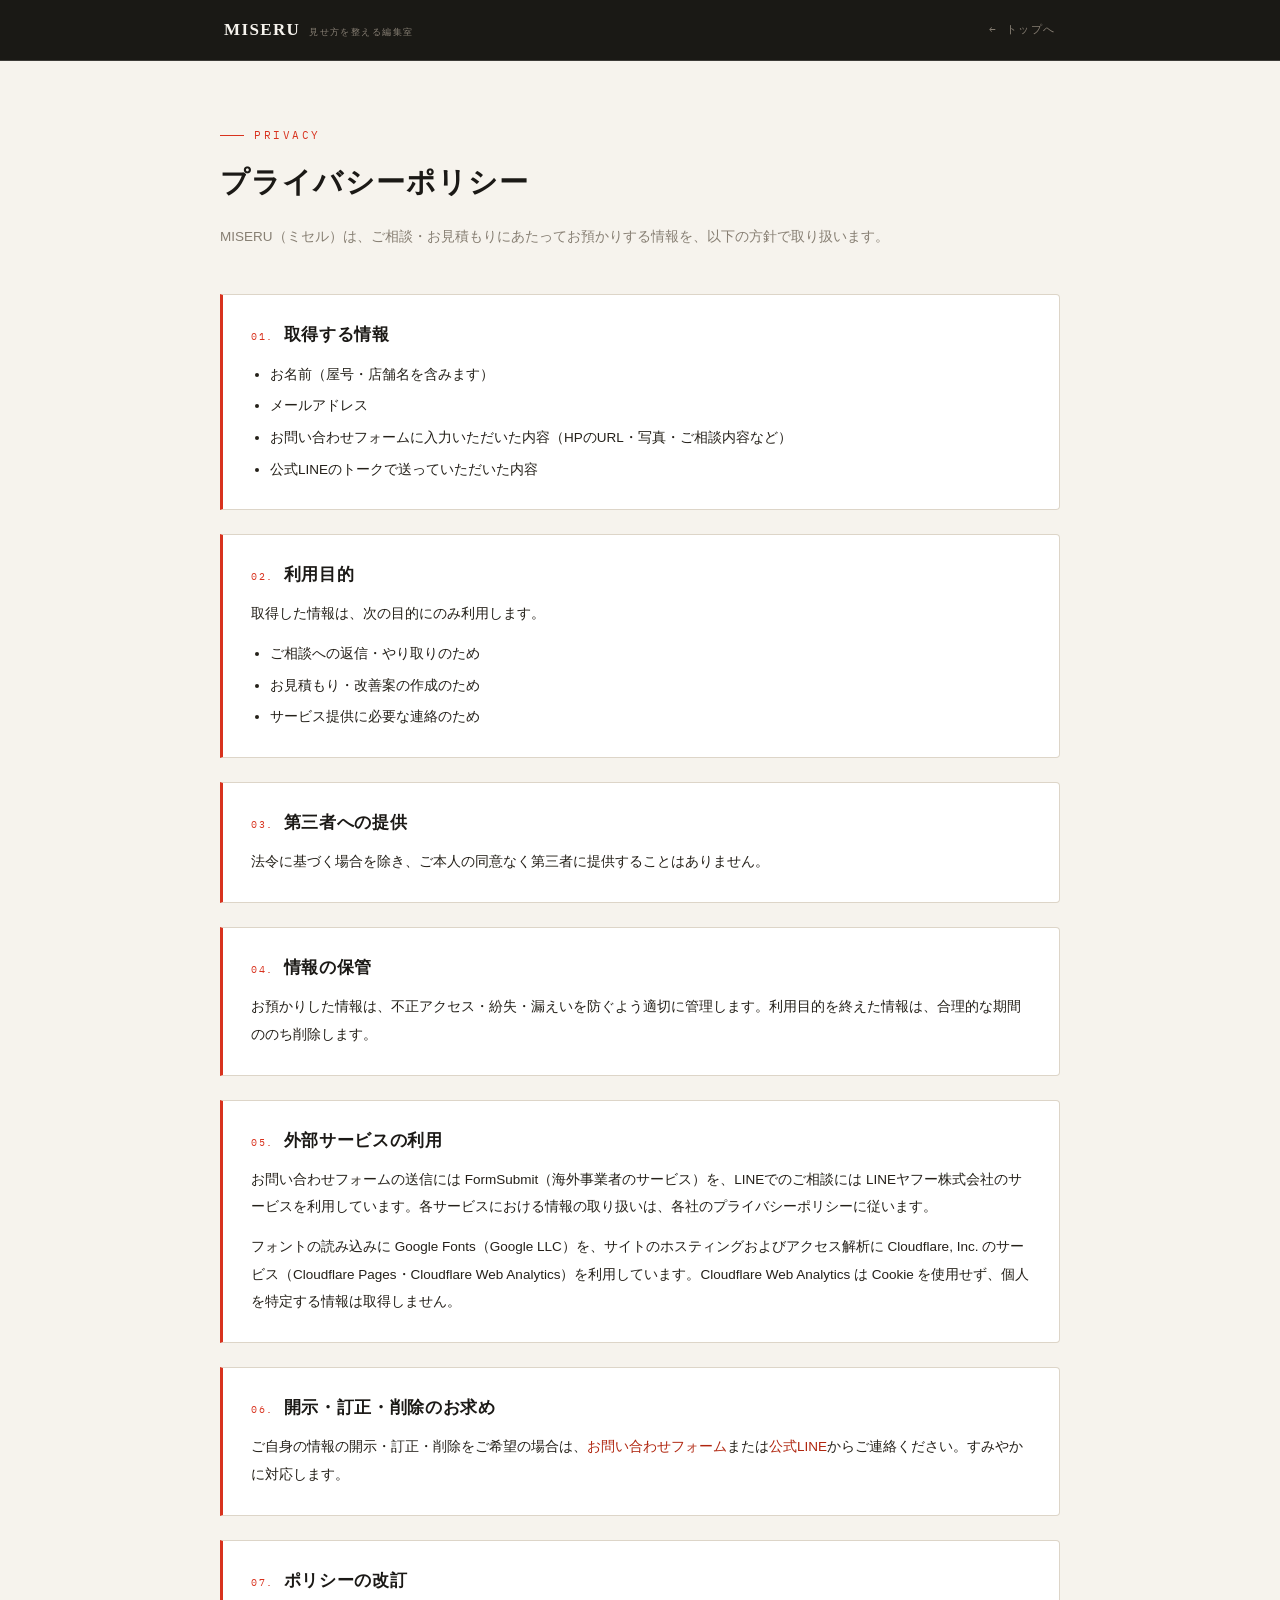
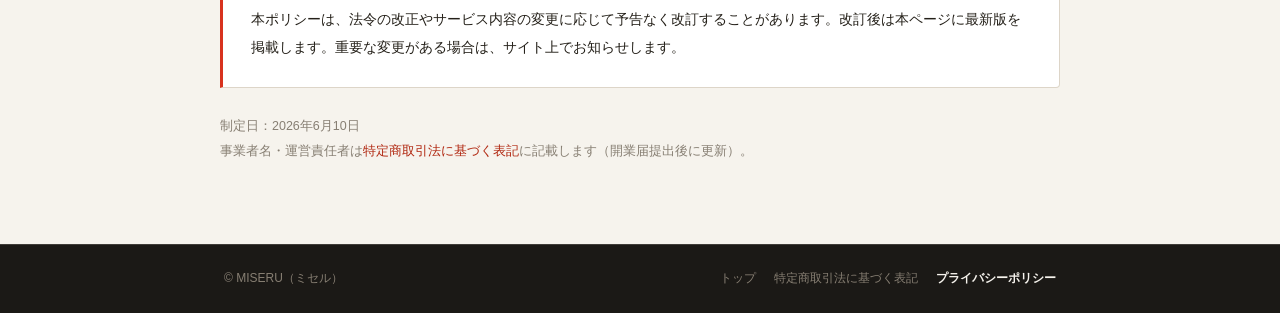
<file: privacy.html>
<!DOCTYPE html>
<html lang="ja">
<head>
<meta charset="UTF-8">
<meta name="viewport" content="width=device-width, initial-scale=1.0">
<title>プライバシーポリシー｜MISERU（ミセル）</title>
<meta name="description" content="MISERU（ミセル）のプライバシーポリシーです。">
<meta name="robots" content="noindex,follow">
<!-- DOMAIN-MIGRATION: 独自ドメイン移行時に要書き換え（canonical） -->
<link rel="canonical" href="https://miseru-web.pages.dev/privacy.html">
<meta name="theme-color" content="#1B1916">
<link rel="icon" href="favicon.svg" type="image/svg+xml">
<link rel="preconnect" href="https://fonts.googleapis.com">
<link rel="preconnect" href="https://fonts.gstatic.com" crossorigin>
<link href="https://fonts.googleapis.com/css2?family=Shippori+Mincho+B1:wght@700&family=Zen+Kaku+Gothic+New:wght@400;500;700&family=IBM+Plex+Mono:wght@400;500&display=swap" rel="stylesheet">
<style>
:root{
  --ink:#1B1916;
  --ink-2:#242019;
  --paper:#F6F3ED;
  --paper-2:#FBF9F4;
  --shu:#D8321E;
  --shu-deep:#B0260F;
  --grey:#877F73;
  --line:#DDD5C8;
  --line-ink:rgba(246,243,237,.16);
  --serif:'Shippori Mincho B1','Hiragino Mincho ProN','Yu Mincho','Noto Serif JP',serif;
  --sans:'Zen Kaku Gothic New','Hiragino Kaku Gothic ProN','Yu Gothic','Noto Sans JP',sans-serif;
  --mono:'IBM Plex Mono',ui-monospace,'SF Mono',Menlo,monospace;
}
*{box-sizing:border-box;margin:0;padding:0}
html{scroll-behavior:smooth}
body{font-family:var(--sans);background:var(--ink);color:var(--ink);line-height:1.95;font-size:14.5px;-webkit-font-smoothing:antialiased}
a{color:var(--shu-deep);text-decoration:none}
a:hover{text-decoration:underline}
:focus-visible{outline:2px solid var(--shu);outline-offset:3px;border-radius:2px}

/* ===== HEADER ===== */
header{
  background:rgba(27,25,22,.96);backdrop-filter:blur(8px);
  border-bottom:1px solid var(--line-ink);
  position:sticky;top:0;z-index:50;
}
.hdr{max-width:880px;margin:0 auto;padding:0 24px;height:60px;display:flex;align-items:center;justify-content:space-between}
.hdr-logo{
  font-family:var(--serif);font-weight:700;font-size:17px;color:var(--paper);
  text-decoration:none;letter-spacing:.08em;display:flex;align-items:baseline;gap:9px;
}
.hdr-logo small{font-family:var(--mono);font-weight:400;font-size:9px;letter-spacing:.16em;color:var(--grey)}
.hdr-back{
  font-family:var(--mono);font-size:11px;letter-spacing:.14em;color:var(--grey);
  text-decoration:none;display:flex;align-items:center;gap:6px;
}
.hdr-back:hover{color:var(--paper);text-decoration:none}

/* ===== MAIN ===== */
main{background:var(--paper);padding:64px 24px 80px;min-height:calc(100vh - 60px - 72px)}
.inner{max-width:840px;margin:0 auto}

/* eyebrow / kicker */
.kicker{
  font-family:var(--mono);font-size:10.5px;letter-spacing:.24em;
  color:var(--shu);text-transform:uppercase;display:flex;align-items:center;gap:10px;
}
.kicker::before{content:"";width:24px;height:1px;background:var(--shu);flex-shrink:0}

h1{
  font-family:var(--serif);font-weight:700;
  font-size:clamp(22px,3.2vw,29px);letter-spacing:.04em;
  margin-top:14px;line-height:1.65;color:var(--ink);
}
.lead{color:var(--grey);font-size:13.5px;margin-top:16px;line-height:2}

/* ===== SECTIONS ===== */
.pp-sec{
  background:#fff;border:1px solid var(--line);border-left:3px solid var(--shu);
  border-radius:0 4px 4px 0;padding:26px 28px;margin-top:24px;
}
.pp-sec:first-of-type{margin-top:44px}
h2{
  font-family:var(--serif);font-weight:700;font-size:16.5px;
  letter-spacing:.04em;line-height:1.65;color:var(--ink);
  display:flex;align-items:baseline;gap:10px;
}
h2 .sec-num{
  font-family:var(--mono);font-size:10px;letter-spacing:.16em;
  color:var(--shu);font-weight:400;flex-shrink:0;
}
.pp-sec p,.pp-sec ul{margin-top:12px;font-size:13.5px;line-height:2.05;color:var(--ink-2)}
.pp-sec ul{padding-left:1.4em}
.pp-sec li{margin-top:4px}

.page-note{margin-top:26px;font-size:12.5px;color:var(--grey);line-height:2}

@media(max-width:600px){.pp-sec{padding:20px 18px}}

/* ===== FOOTER ===== */
footer{background:var(--ink);border-top:1px solid var(--line-ink)}
.ftr{max-width:880px;margin:0 auto;padding:22px 24px;display:flex;flex-wrap:wrap;gap:8px 22px;align-items:center;justify-content:space-between;font-size:12px;color:var(--grey)}
.ftr nav{display:flex;flex-wrap:wrap;gap:8px 18px}
.ftr a{color:var(--grey);text-decoration:none}
.ftr a:hover{color:var(--paper)}
.ftr a[aria-current="page"]{color:var(--paper);font-weight:700}
</style>
</head>
<body>
<header>
  <div class="hdr">
    <a href="index.html" class="hdr-logo">MISERU<small>見せ方を整える編集室</small></a>
    <a href="index.html" class="hdr-back">← トップへ</a>
  </div>
</header>

<main>
  <div class="inner">
    <p class="kicker">Privacy</p>
    <h1>プライバシーポリシー</h1>
    <p class="lead">MISERU（ミセル）は、ご相談・お見積もりにあたってお預かりする情報を、以下の方針で取り扱います。</p>

    <section class="pp-sec">
      <h2><span class="sec-num">01.</span>取得する情報</h2>
      <ul>
        <li>お名前（屋号・店舗名を含みます）</li>
        <li>メールアドレス</li>
        <li>お問い合わせフォームに入力いただいた内容（HPのURL・写真・ご相談内容など）</li>
        <li>公式LINEのトークで送っていただいた内容</li>
      </ul>
    </section>

    <section class="pp-sec">
      <h2><span class="sec-num">02.</span>利用目的</h2>
      <p>取得した情報は、次の目的にのみ利用します。</p>
      <ul>
        <li>ご相談への返信・やり取りのため</li>
        <li>お見積もり・改善案の作成のため</li>
        <li>サービス提供に必要な連絡のため</li>
      </ul>
    </section>

    <section class="pp-sec">
      <h2><span class="sec-num">03.</span>第三者への提供</h2>
      <p>法令に基づく場合を除き、ご本人の同意なく第三者に提供することはありません。</p>
    </section>

    <section class="pp-sec">
      <h2><span class="sec-num">04.</span>情報の保管</h2>
      <p>お預かりした情報は、不正アクセス・紛失・漏えいを防ぐよう適切に管理します。利用目的を終えた情報は、合理的な期間ののち削除します。</p>
    </section>

    <section class="pp-sec">
      <h2><span class="sec-num">05.</span>外部サービスの利用</h2>
      <p>お問い合わせフォームの送信には FormSubmit（海外事業者のサービス）を、LINEでのご相談には LINEヤフー株式会社のサービスを利用しています。各サービスにおける情報の取り扱いは、各社のプライバシーポリシーに従います。</p>
      <p>フォントの読み込みに Google Fonts（Google LLC）を、サイトのホスティングおよびアクセス解析に Cloudflare, Inc. のサービス（Cloudflare Pages・Cloudflare Web Analytics）を利用しています。Cloudflare Web Analytics は Cookie を使用せず、個人を特定する情報は取得しません。</p>
    </section>

    <section class="pp-sec">
      <h2><span class="sec-num">06.</span>開示・訂正・削除のお求め</h2>
      <p>ご自身の情報の開示・訂正・削除をご希望の場合は、<a href="index.html#contact">お問い合わせフォーム</a>または<a href="https://lin.ee/8StAYYY" target="_blank" rel="noopener noreferrer">公式LINE</a>からご連絡ください。すみやかに対応します。</p>
    </section>

    <section class="pp-sec">
      <h2><span class="sec-num">07.</span>ポリシーの改訂</h2>
      <p>本ポリシーは、法令の改正やサービス内容の変更に応じて予告なく改訂することがあります。改訂後は本ページに最新版を掲載します。重要な変更がある場合は、サイト上でお知らせします。</p>
    </section>

    <p class="page-note">制定日：2026年6月10日<br>事業者名・運営責任者は<a href="tokushoho.html">特定商取引法に基づく表記</a>に記載します（開業届提出後に更新）。</p>
  </div>
</main>

<footer>
  <div class="ftr">
    <span>© MISERU（ミセル）</span>
    <nav>
      <a href="index.html">トップ</a>
      <a href="tokushoho.html">特定商取引法に基づく表記</a>
      <a href="privacy.html" aria-current="page">プライバシーポリシー</a>
    </nav>
  </div>
</footer>
<!-- Cloudflare Web Analytics --><script defer src='https://static.cloudflareinsights.com/beacon.min.js' data-cf-beacon='{"token": "488a9cb636c342efa6f8796ad615bf1c"}'></script><!-- End Cloudflare Web Analytics -->
</body>
</html>
</file>
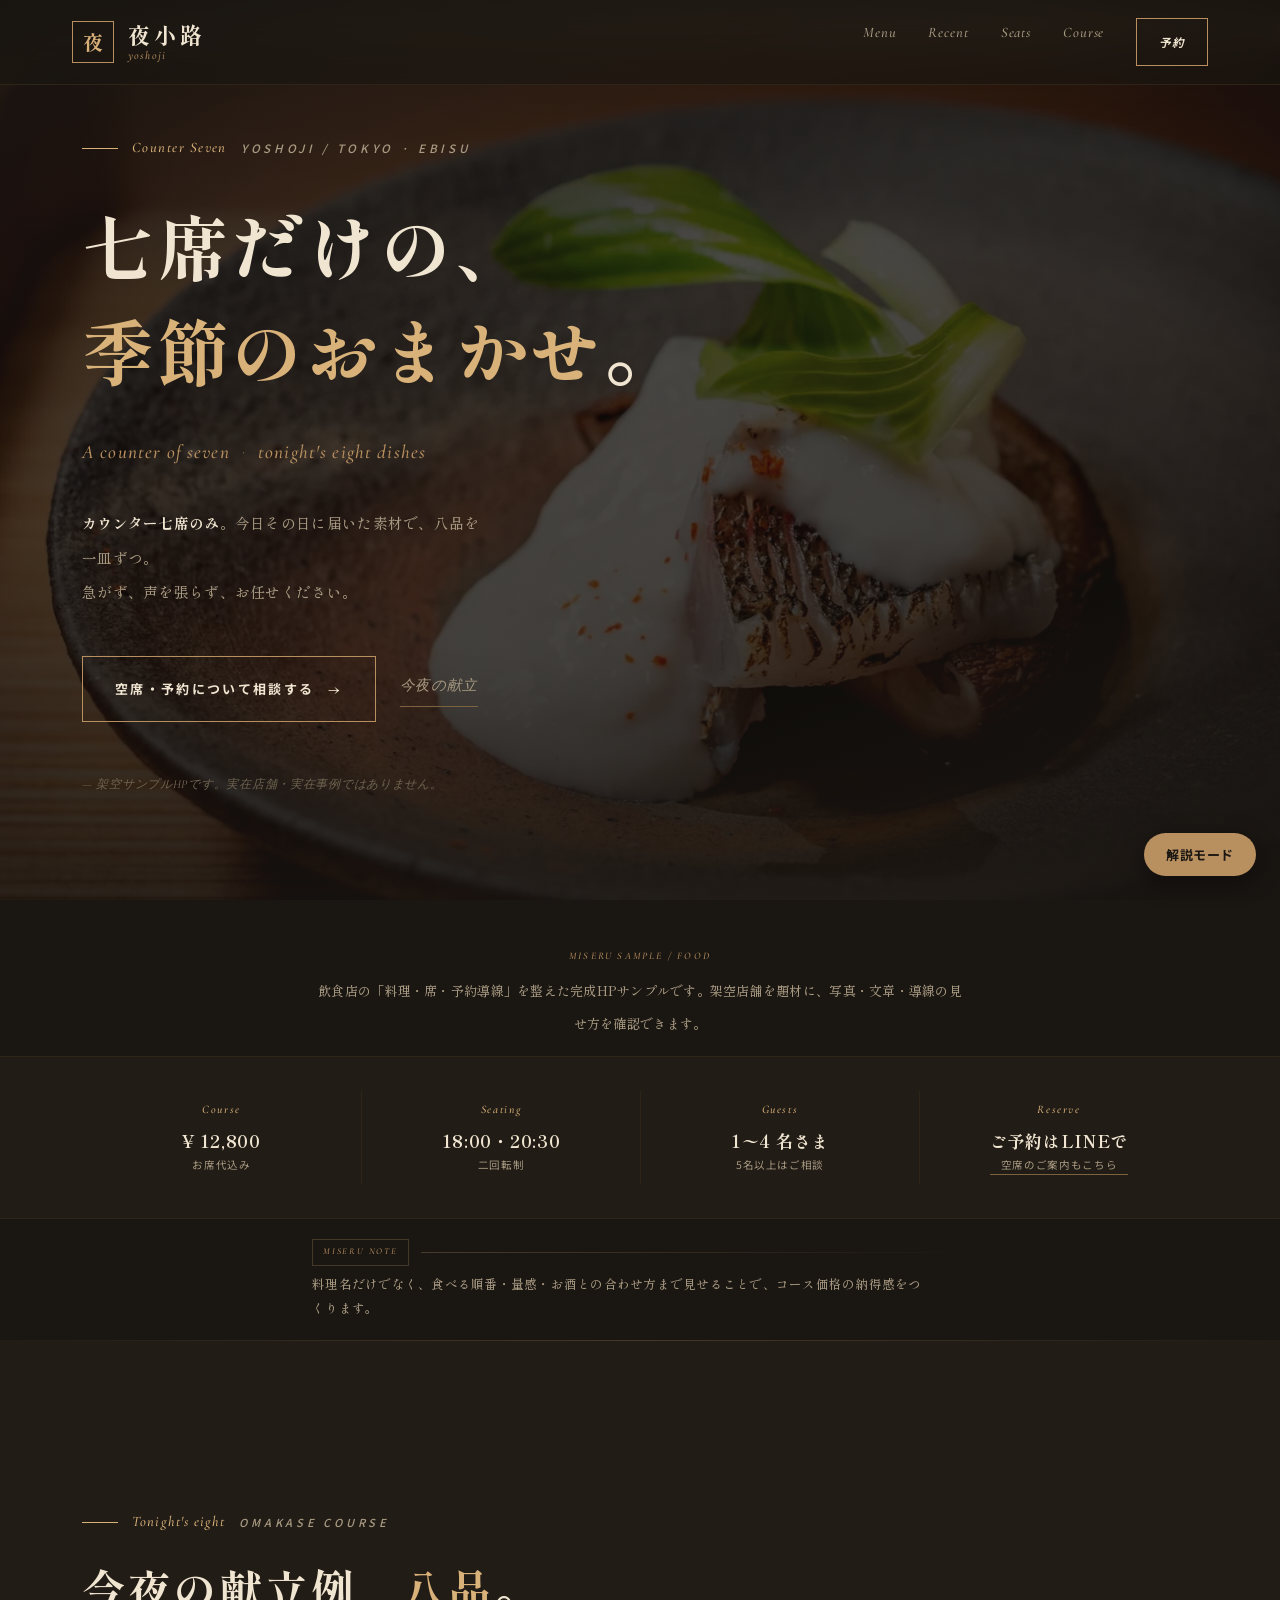
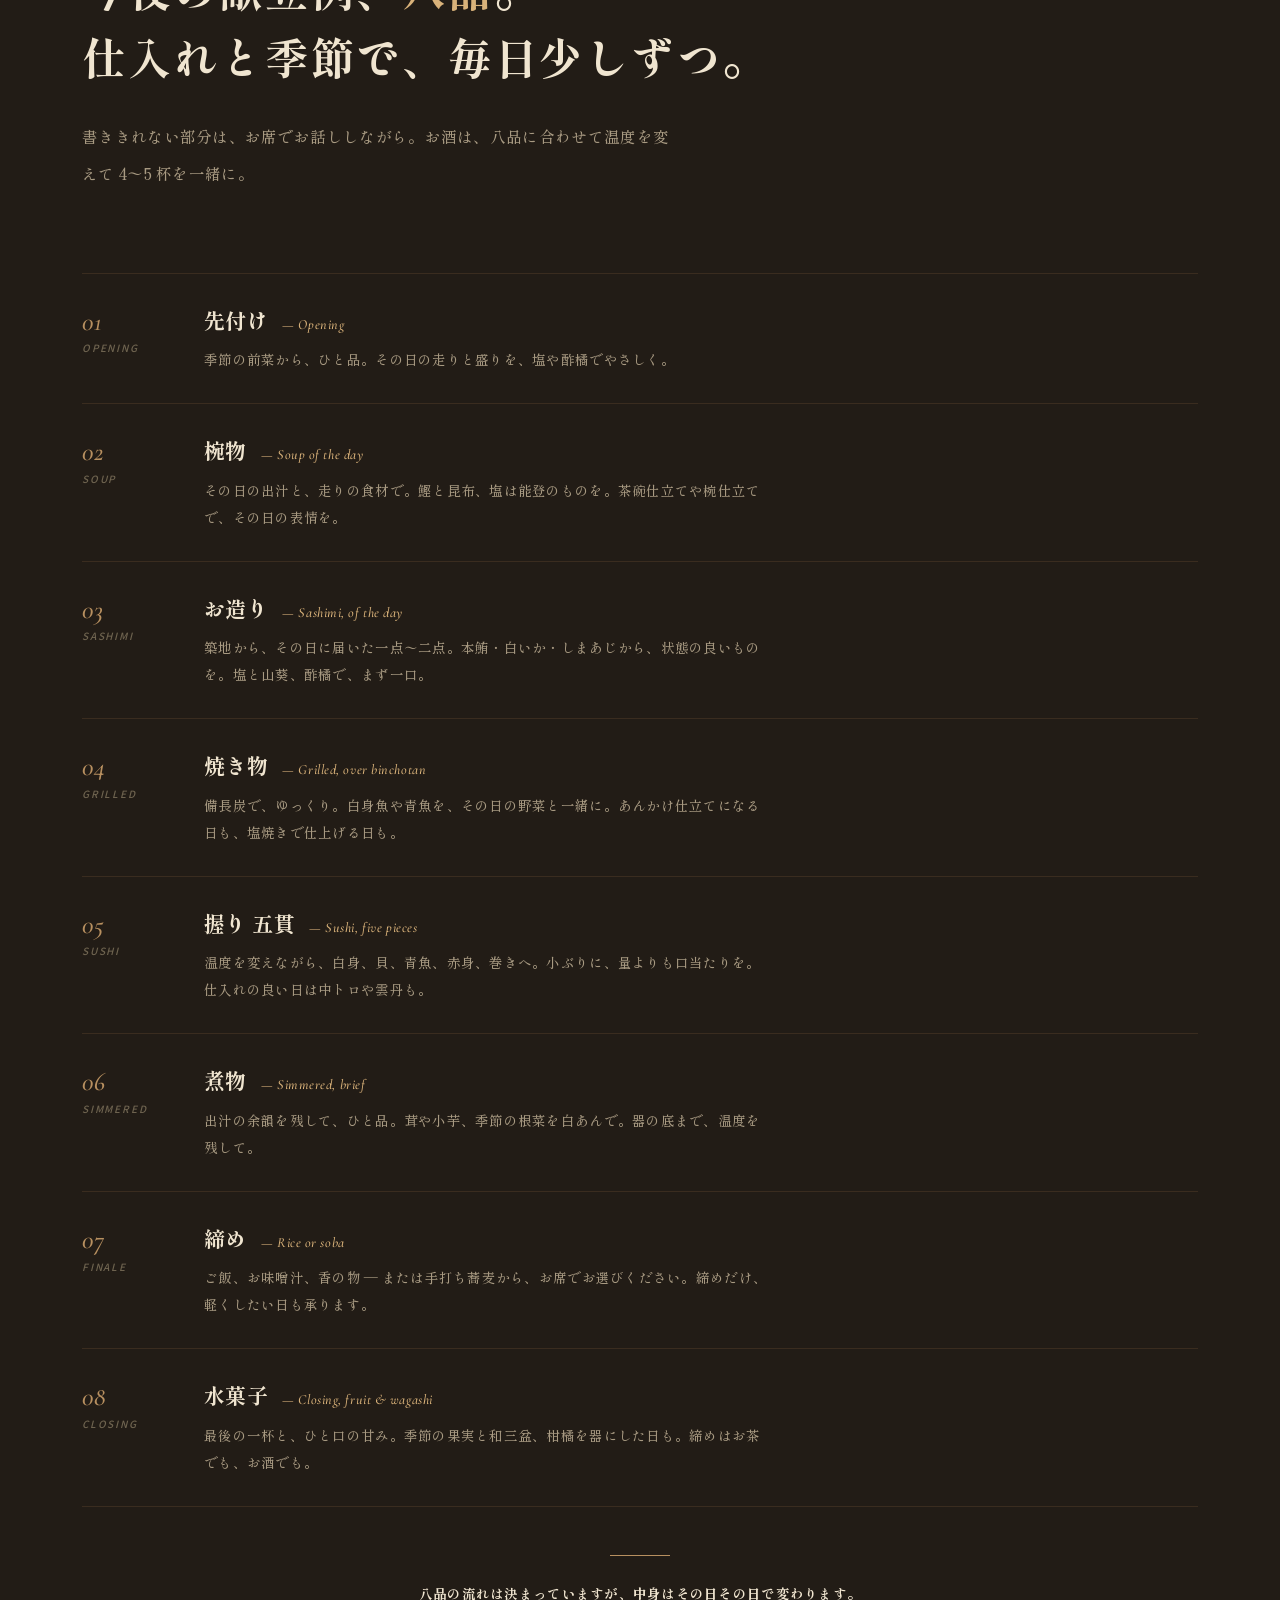
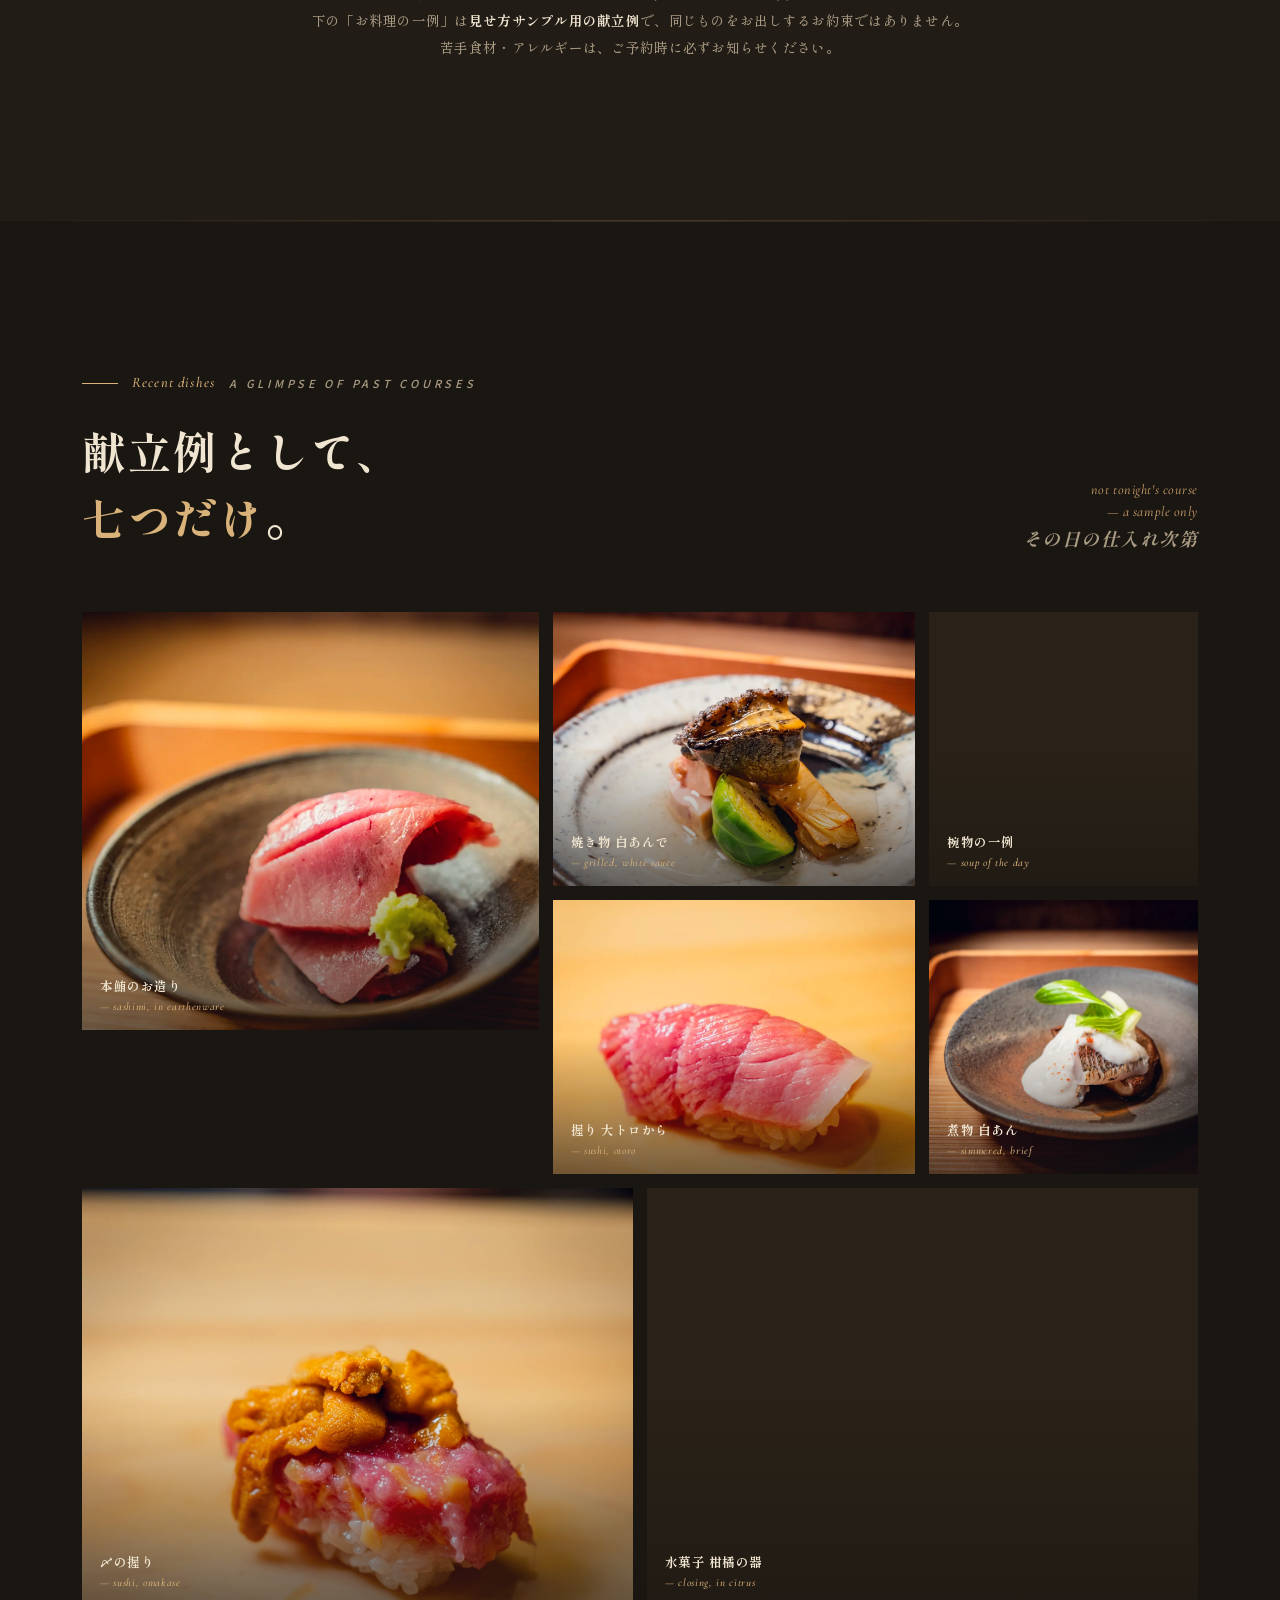
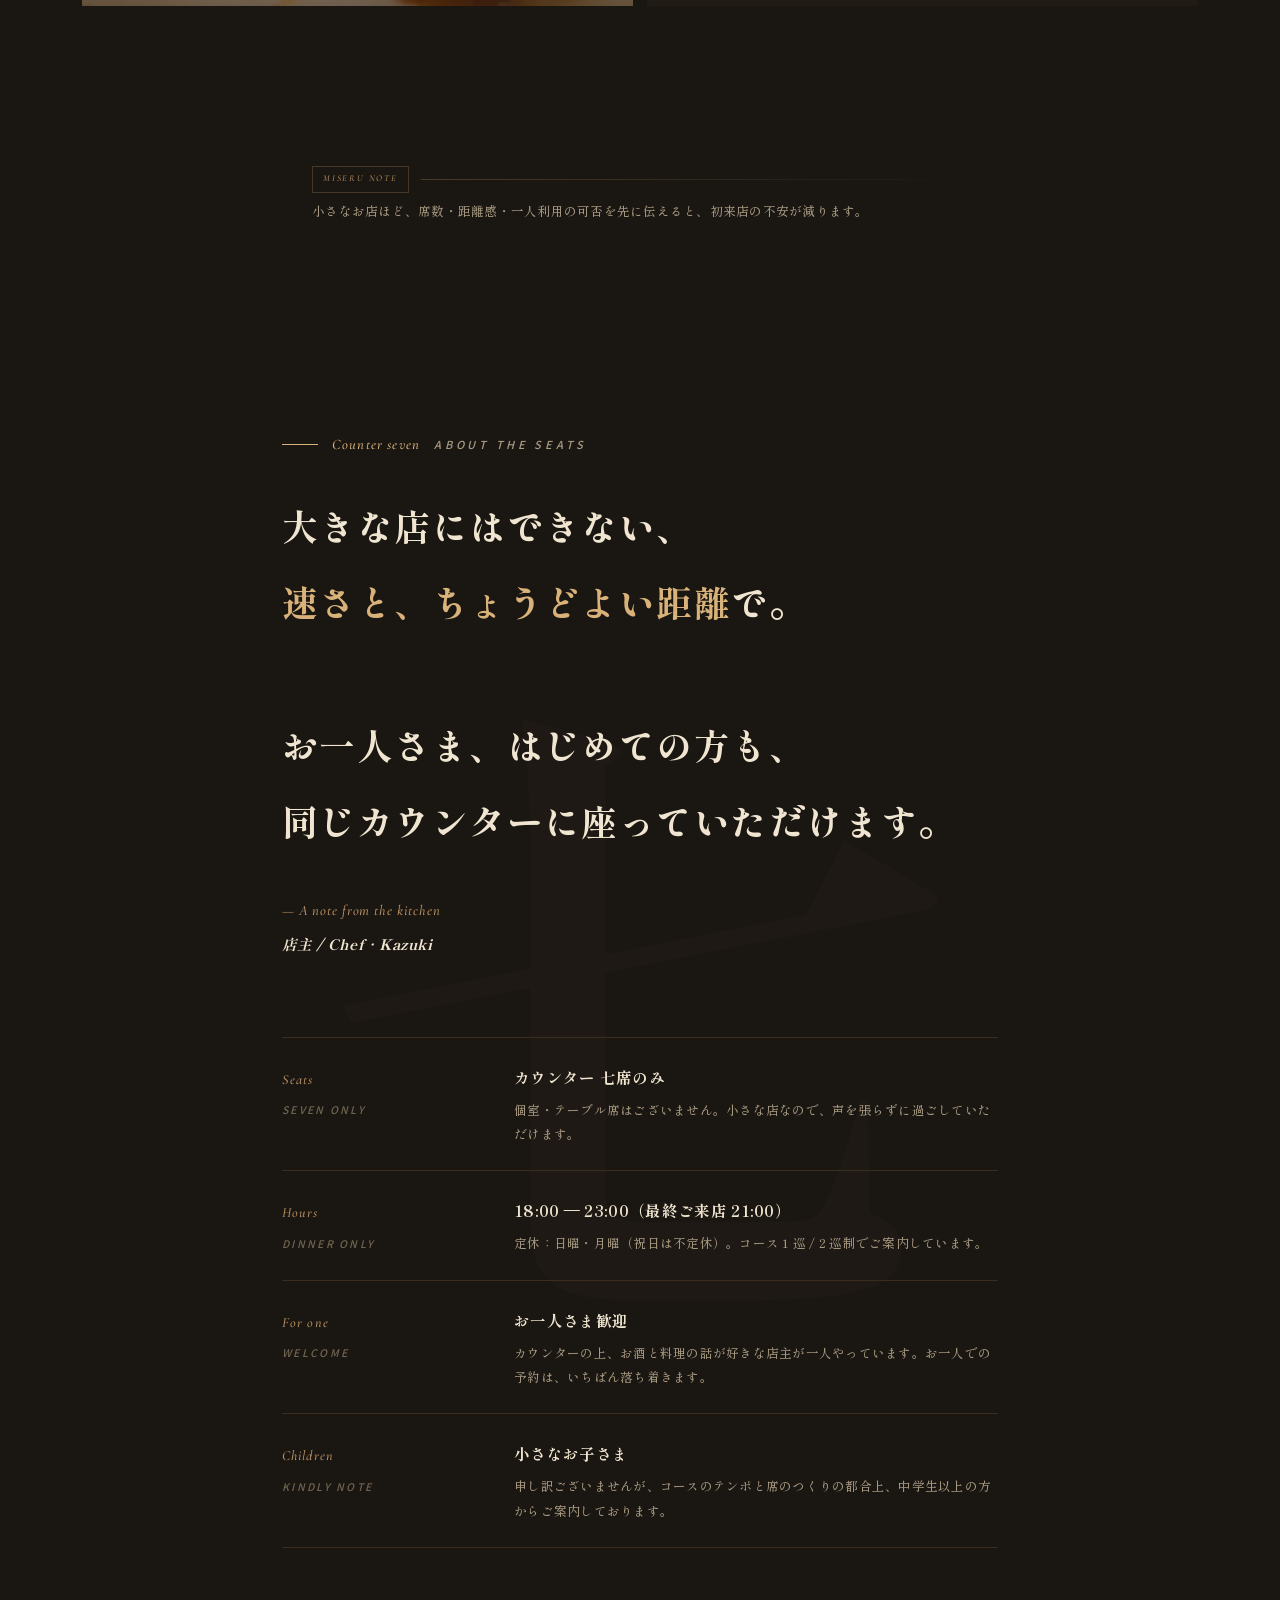
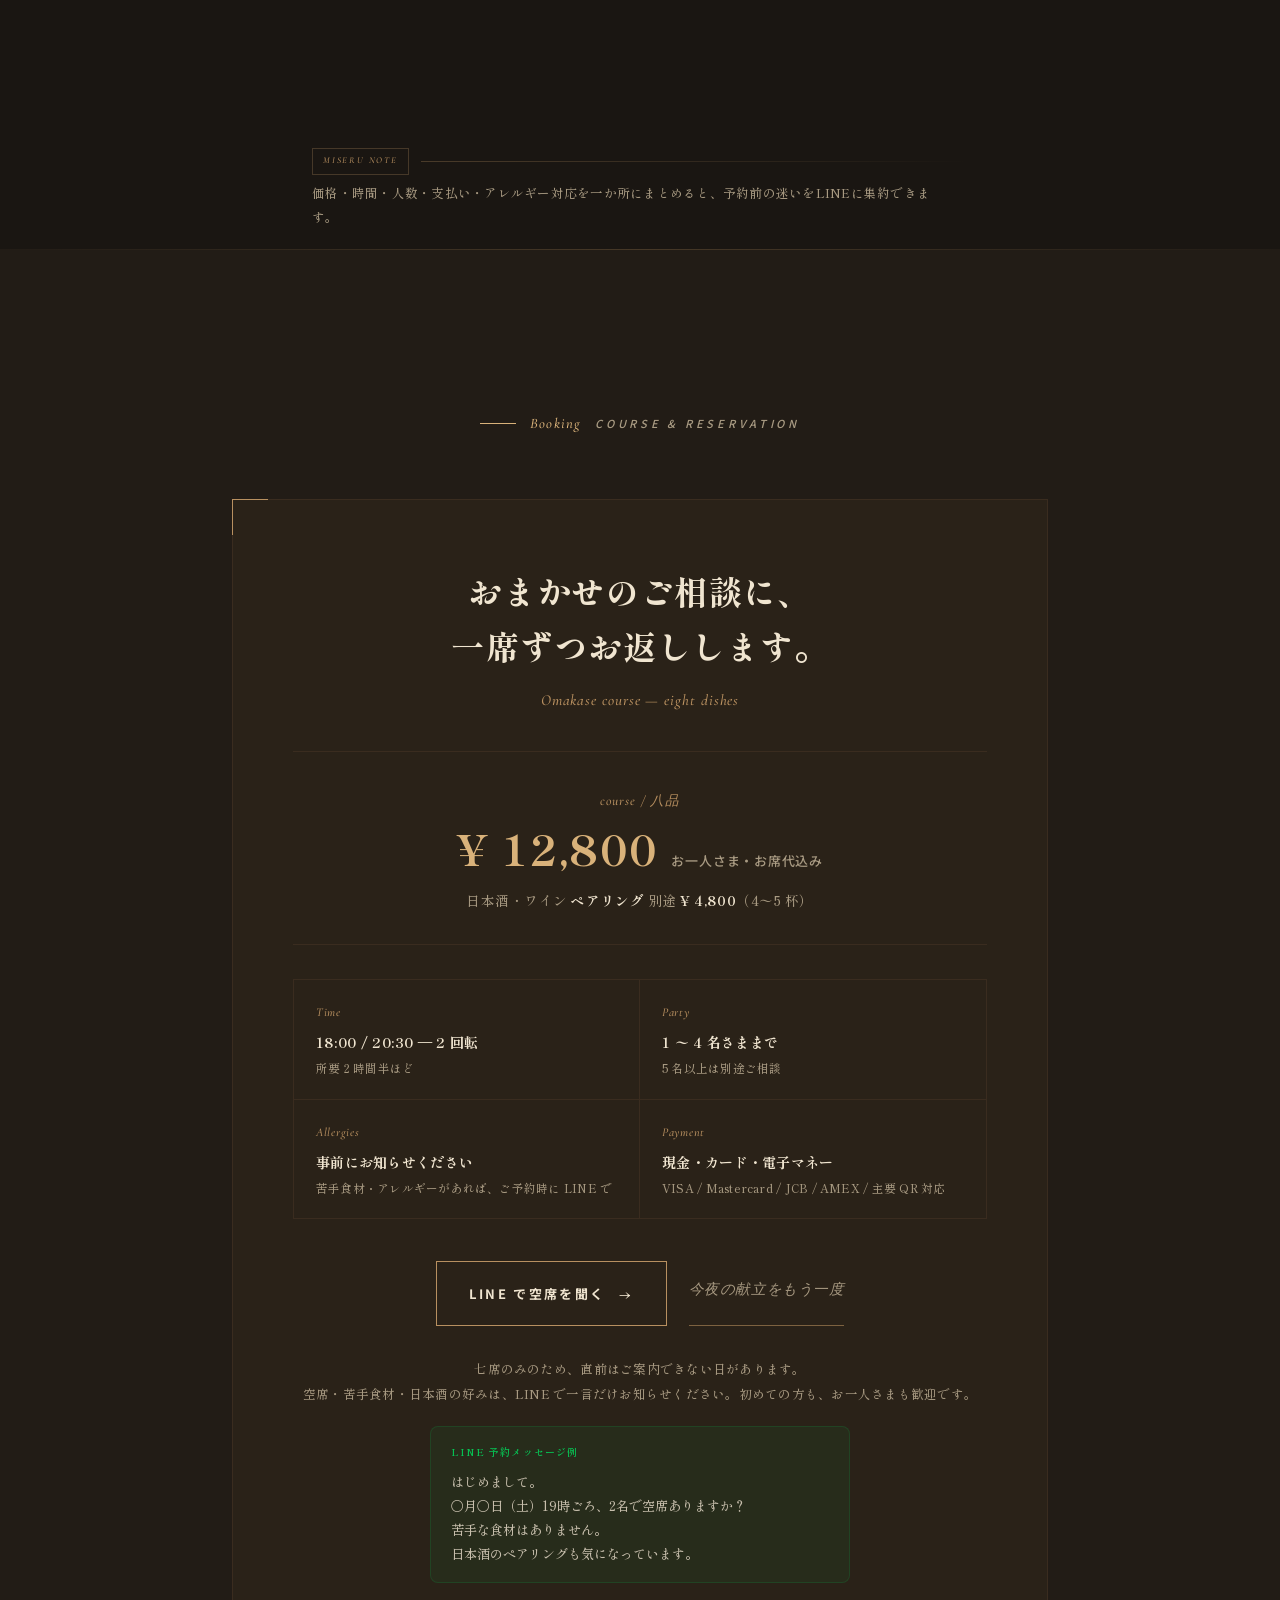
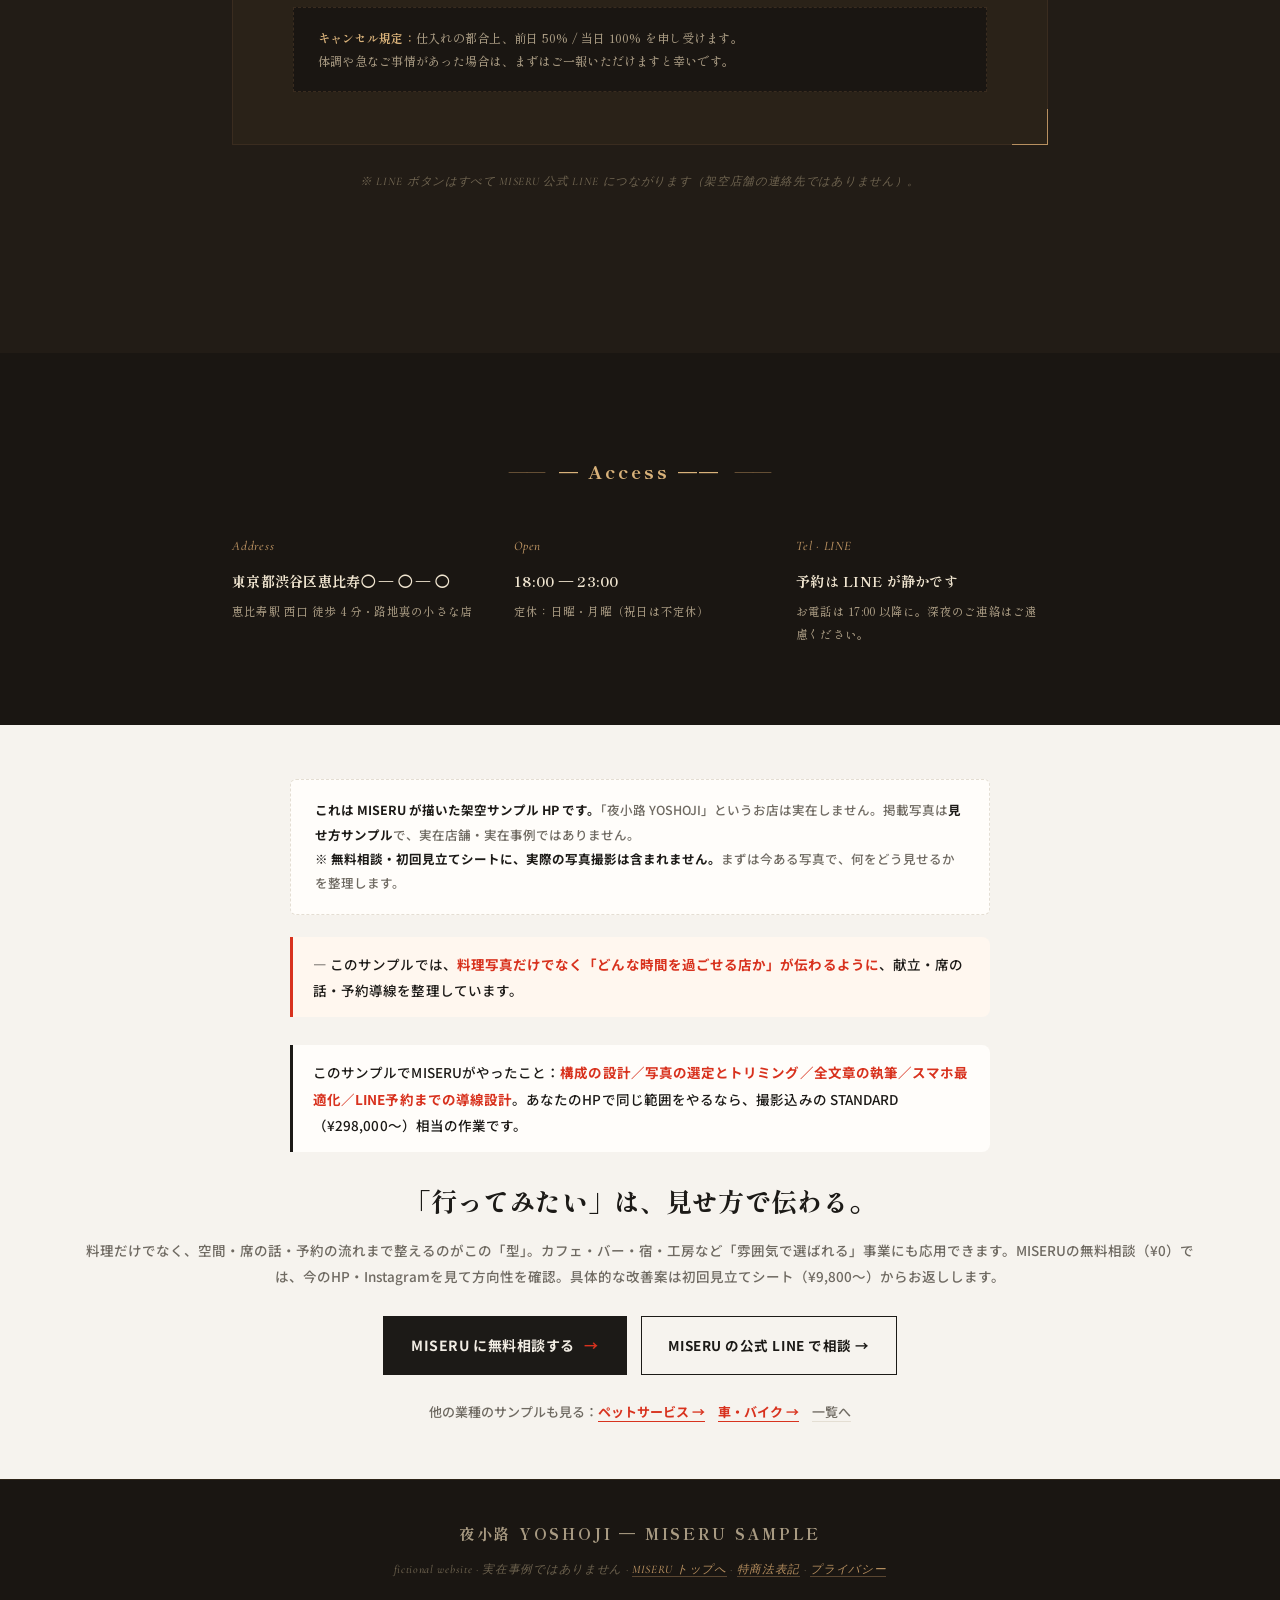
<file: sample-food.html>
﻿<!doctype html>
<html lang="ja">
<head>
<meta charset="utf-8">
<meta name="viewport" content="width=device-width,initial-scale=1">
<title>夜小路｜飲食店の完成HPサンプル｜MISERU</title>
<meta name="description" content="料理写真、献立、席の流れ、予約導線まで整えた、飲食店向けの架空の完成HPサンプルです。">
<meta name="robots" content="noindex,nofollow">
<meta name="theme-color" content="#1a1612">
<link rel="icon" href="favicon.svg" type="image/svg+xml">
<!-- DOMAIN-MIGRATION: 独自ドメイン移行時に要書き換え（canonical / og:url / og:image / twitter:image） -->
<link rel="canonical" href="https://miseru-web.pages.dev/sample-food.html">
<!-- OGP -->
<meta property="og:type" content="website">
<meta property="og:site_name" content="MISERU">
<meta property="og:title" content="夜小路｜飲食店の完成HPサンプル｜MISERU">
<meta property="og:description" content="料理写真、献立、席の流れ、予約導線まで整えた、飲食店向けの架空の完成HPサンプルです。">
<meta property="og:url" content="https://miseru-web.pages.dev/sample-food.html">
<meta property="og:image" content="https://miseru-web.pages.dev/img/samples/food/optimized/food-hero.jpg">
<meta property="og:image:width" content="1600">
<meta property="og:image:height" content="1600">
<meta property="og:image:type" content="image/jpeg">
<meta property="og:locale" content="ja_JP">
<!-- Twitter -->
<meta name="twitter:card" content="summary_large_image">
<meta name="twitter:title" content="夜小路｜飲食店の完成HPサンプル｜MISERU">
<meta name="twitter:description" content="料理写真、献立、席の流れ、予約導線まで整えた、飲食店向けの架空の完成HPサンプルです。">
<meta name="twitter:image" content="https://miseru-web.pages.dev/img/samples/food/optimized/food-hero.jpg">
<link rel="preconnect" href="https://fonts.googleapis.com">
<link rel="preconnect" href="https://fonts.gstatic.com" crossorigin>
<link href="https://fonts.googleapis.com/css2?family=Shippori+Mincho:wght@500;700;800&family=Noto+Sans+JP:wght@400;500;700&family=Cormorant+Garamond:ital,wght@1,400;1,500;1,600&display=swap" rel="stylesheet">
<style>
  :root{
    --bg:#1a1612;
    --bg-2:#221c16;
    --bg-3:#2a2218;
    --line:#3a2c1f;
    --line-soft:#2e2418;
    --ink:#f0e5d0;
    --ink-soft:#a89a82;
    --ink-mute:#6f6450;
    --gold:#b89060;
    --gold-l:#d9b27a;
    --gold-d:#7d6240;
    --mincho:'Shippori Mincho','Hiragino Mincho ProN',serif;
    --gothic:'Noto Sans JP','Hiragino Sans',sans-serif;
    --italic:'Cormorant Garamond',serif;
    --ease:cubic-bezier(.2,.7,.2,1);
  }
  *,*::before,*::after{box-sizing:border-box;margin:0;padding:0}
  html{scroll-behavior:smooth}
  body{font-family:var(--mincho);background:var(--bg);color:var(--ink);line-height:2.1;font-size:15.5px;-webkit-font-smoothing:antialiased;overflow-x:hidden;font-weight:500}
  a{color:inherit;text-decoration:none}
  img{display:block;max-width:100%}
  ul,ol{list-style:none}
  ::selection{background:var(--gold);color:var(--bg)}

  /* === Reveal (静か) === */
  .r{opacity:0;transform:translateY(18px);transition:opacity 1.6s var(--ease),transform 1.6s var(--ease)}
  .r.in{opacity:1;transform:translateY(0)}
  .stg > *{opacity:0;transform:translateY(14px);transition:opacity 1.3s var(--ease),transform 1.3s var(--ease)}
  .stg.in > *{opacity:1;transform:translateY(0)}
  .stg.in > *:nth-child(1){transition-delay:.05s}
  .stg.in > *:nth-child(2){transition-delay:.22s}
  .stg.in > *:nth-child(3){transition-delay:.39s}
  .stg.in > *:nth-child(4){transition-delay:.56s}
  .stg.in > *:nth-child(5){transition-delay:.73s}
  .stg.in > *:nth-child(6){transition-delay:.9s}
  .stg.in > *:nth-child(7){transition-delay:1.07s}
  .stg.in > *:nth-child(8){transition-delay:1.24s}
  /* 罫線伸び */
  .ln{display:block;height:1px;background:var(--gold);transform-origin:left;transform:scaleX(0);transition:transform 1.4s var(--ease)}
  .ln.in,.r.in .ln{transform:scaleX(1)}
  @media(prefers-reduced-motion:reduce){
    .r,.stg > *,.ln{opacity:1!important;transform:none!important;transition:none!important}
    *,*::before,*::after{animation:none!important}
  }

  /* === HEADER === */
  header{position:fixed;top:0;left:0;right:0;z-index:50;background:rgba(26,22,18,.6);backdrop-filter:blur(18px);border-bottom:1px solid var(--line-soft);transition:background .35s}
  header.scrolled{background:rgba(26,22,18,.94)}
  .hd-in{display:flex;justify-content:space-between;align-items:center;max-width:1200px;margin:0 auto;padding:18px 32px}
  .brand{display:flex;align-items:center;gap:14px;line-height:1}
  .brand .mk{width:42px;height:42px;border:1px solid var(--gold);position:relative;display:flex;align-items:center;justify-content:center}
  .brand .mk::after{content:"夜";font-family:var(--mincho);font-weight:800;color:var(--gold-l);font-size:20px;line-height:1}
  .brand .n{font-family:var(--mincho);font-size:22px;color:var(--ink);font-weight:800;letter-spacing:.18em}
  .brand .n small{display:block;font-family:var(--italic);font-style:italic;font-size:11.5px;color:var(--gold);margin-top:5px;letter-spacing:.1em;font-weight:500}
  header nav{display:flex;gap:32px;font-family:var(--italic);font-style:italic;font-weight:500;font-size:14.5px;color:var(--ink-soft);letter-spacing:.06em}
  header nav a:not(.hd-cta){transition:color .3s;position:relative;padding-bottom:4px}
  header nav a:not(.hd-cta)::after{content:"";position:absolute;left:0;right:0;bottom:0;height:1px;background:var(--gold);transform:scaleX(0);transform-origin:left;transition:transform .4s var(--ease)}
  header nav a:not(.hd-cta):hover{color:var(--gold-l)}
  header nav a:not(.hd-cta):hover::after{transform:scaleX(1)}
  .hd-cta{padding:11px 22px;background:transparent;color:var(--ink);border:1px solid var(--gold);font-family:var(--gothic);font-weight:700;font-size:11.5px;letter-spacing:.16em;transition:background .35s,color .35s,letter-spacing .35s}
  .hd-cta:hover{background:var(--gold);color:var(--bg);letter-spacing:.18em}
  @media(max-width:820px){header nav a:not(.hd-cta){display:none}}

  /* === FV === */
  .fv{position:relative;min-height:100vh;display:flex;align-items:center;overflow:hidden;padding:120px 0 90px}
  .fv-photo{position:absolute;inset:0;z-index:0}
  .fv-photo img{width:100%;height:100%;object-fit:cover;filter:brightness(.42) contrast(1.1) saturate(.95);transform:scale(1.06);animation:fv-zoom 28s ease-in-out infinite alternate}
  @keyframes fv-zoom{from{transform:scale(1.06) translate(0,0)}to{transform:scale(1.14) translate(-1.2%,-.8%)}}
  .fv-photo::after{content:"";position:absolute;inset:0;background:
    linear-gradient(160deg, rgba(26,22,18,.86) 0%, rgba(26,22,18,.35) 38%, rgba(26,22,18,.45) 62%, rgba(26,22,18,.9) 100%),
    radial-gradient(ellipse 80% 60% at 50% 50%, transparent 40%, rgba(26,22,18,.55) 100%)}

  .fv-inner{position:relative;z-index:2;width:100%;max-width:1180px;margin:0 auto;padding:0 32px;display:grid;grid-template-columns:1fr;gap:0}
  .fv-text{max-width:none;display:grid;gap:0}
  .fv-pre{display:inline-flex;align-items:center;gap:14px;font-family:var(--italic);font-style:italic;font-size:14.5px;color:var(--gold-l);letter-spacing:.1em;animation:fv-fade 1.6s var(--ease) .25s both}
  .fv-pre::before{content:"";width:36px;height:1px;background:var(--gold-l)}
  .fv-pre .ja{font-family:var(--gothic);font-size:11.5px;color:var(--ink-soft);letter-spacing:.32em;font-weight:500;text-transform:uppercase}

  @keyframes fv-fade{from{opacity:0;transform:translateY(14px)}to{opacity:1;transform:translateY(0)}}
  @keyframes fv-rise{from{opacity:0;transform:translateY(30px) skewY(2deg)}to{opacity:1;transform:translateY(0) skewY(0)}}

  .fv-h1{font-family:var(--mincho);font-weight:800;color:var(--ink);font-size:clamp(40px,5.6vw,80px);line-height:1.45;letter-spacing:.035em;margin-top:30px;animation:fv-rise 1.6s var(--ease) .5s both}
  .fv-h1 .em{color:var(--gold-l);position:relative}

  .fv-en{display:block;font-family:var(--italic);font-style:italic;font-size:clamp(16px,1.5vw,22px);color:var(--gold);letter-spacing:.06em;margin-top:30px;font-weight:500;animation:fv-fade 1.6s var(--ease) .85s both}
  .fv-en .sep{margin:0 12px;color:var(--gold-d);font-size:.8em;display:inline-block;transform:translateY(-2px)}

  .fv-sub{font-family:var(--mincho);font-size:clamp(14.5px,1.05vw,16.5px);color:var(--ink-soft);line-height:2.4;margin-top:34px;max-width:28em;letter-spacing:.02em;animation:fv-fade 1.6s var(--ease) 1.05s both}
  .fv-sub b{color:var(--ink);font-weight:700}

  .fv-acts{display:flex;gap:24px;align-items:center;flex-wrap:wrap;margin-top:46px;animation:fv-fade 1.6s var(--ease) 1.25s both}
  .btn-gold{display:inline-flex;align-items:center;gap:14px;background:transparent;color:var(--ink);font-family:var(--gothic);font-weight:700;font-size:13px;padding:18px 32px;letter-spacing:.18em;border:1px solid var(--gold);transition:background .35s,color .35s,letter-spacing .35s}
  .btn-gold .arw{font-family:var(--italic);font-style:italic;font-size:18px;line-height:1;transition:transform .35s var(--ease)}
  .btn-gold:hover{background:var(--gold);color:var(--bg);letter-spacing:.2em}
  .btn-gold:hover .arw{transform:translateX(5px)}
  .btn-soft{display:inline-flex;align-items:center;gap:11px;color:var(--ink-soft);font-family:var(--italic);font-style:italic;font-size:14.5px;letter-spacing:.04em;padding-bottom:5px;border-bottom:1px solid var(--gold-d);transition:color .35s,gap .35s var(--ease),border-color .35s}
  .btn-soft:hover{color:var(--gold-l);gap:15px;border-color:var(--gold-l)}

  .fv-disc{font-family:var(--italic);font-style:italic;font-size:12px;color:var(--ink-mute);margin-top:50px;letter-spacing:.06em;animation:fv-fade 1.6s var(--ease) 0.1s both}

  /* === QUICK INFO（早見表カード） === */
  .quick-info{background:var(--bg-2);border-top:1px solid var(--line-soft);border-bottom:1px solid var(--line-soft);padding:34px 0}
  .quick-grid{max-width:1180px;margin:0 auto;padding:0 32px;display:grid;grid-template-columns:repeat(4,1fr);gap:0}
  .qi{padding:6px 26px;border-left:1px solid var(--line-soft);text-align:center}
  .qi:first-child{border-left:0}
  .qi .k{font-family:var(--italic);font-style:italic;font-size:11.5px;color:var(--gold-l);letter-spacing:.14em;display:block}
  .qi .v{font-family:var(--mincho);font-weight:700;font-size:17px;color:var(--ink);letter-spacing:.04em;margin-top:7px;display:block;line-height:1.5}
  .qi .v small{display:block;font-family:var(--gothic);font-size:10.5px;color:var(--ink-soft);font-weight:400;letter-spacing:.06em;margin-top:3px}
  .qi a.v{border-bottom:1px solid var(--gold-d);padding-bottom:2px;display:inline-block;transition:color .3s,border-color .3s}
  .qi a.v:hover{color:var(--gold-l);border-color:var(--gold-l)}
  @media(max-width:860px){
    .quick-grid{grid-template-columns:1fr 1fr;gap:18px 0}
    .qi{padding:4px 14px}
    .qi:nth-child(3){border-left:0}
    .qi .v{font-size:15px}
  }

  /* === SECTION BASE === */
  .sec{padding:160px 0;position:relative}
  .wrap{max-width:1180px;margin:0 auto;padding:0 32px}
  .sec-pre{display:inline-flex;align-items:center;gap:14px;font-family:var(--italic);font-style:italic;font-size:14.5px;color:var(--gold-l);letter-spacing:.08em}
  .sec-pre::before{content:"";width:36px;height:1px;background:var(--gold-l)}
  .sec-pre .ja{font-family:var(--gothic);font-size:11px;color:var(--ink-soft);letter-spacing:.34em;font-weight:500;text-transform:uppercase}
  .sec-h2{font-family:var(--mincho);font-weight:800;font-size:clamp(28px,3.4vw,46px);color:var(--ink);letter-spacing:.04em;line-height:1.55;margin-top:18px;max-width:22em}
  .sec-h2 .em{color:var(--gold-l)}
  .sec-lead{font-family:var(--mincho);font-size:15.5px;color:var(--ink-soft);line-height:2.4;margin-top:28px;max-width:38em;letter-spacing:.02em;font-weight:500}

  /* === MENU (今夜の献立 — 献立表型) === */
  .menu{background:var(--bg-2);position:relative}
  .menu::before{content:"";position:absolute;top:0;left:0;right:0;height:1px;background:linear-gradient(90deg,transparent,var(--gold-d),transparent);opacity:.4}
  .menu::after{content:"";position:absolute;bottom:0;left:0;right:0;height:1px;background:linear-gradient(90deg,transparent,var(--gold-d),transparent);opacity:.4}
  .menu-head{display:grid;grid-template-columns:1fr auto;gap:24px;align-items:end}
  .menu-date{font-family:var(--italic);font-style:italic;font-size:15px;color:var(--gold-l);text-align:right;letter-spacing:.04em;line-height:1.6}
  .menu-date b{display:block;font-family:var(--mincho);font-weight:800;font-size:28px;color:var(--ink);letter-spacing:.06em;line-height:1.05;margin-top:4px}

  .menu-list{margin-top:80px;display:grid;gap:0;border-top:1px solid var(--line)}
  .mi{display:grid;grid-template-columns:90px 1fr;gap:32px;align-items:start;padding:30px 0;border-bottom:1px solid var(--line);transition:padding .4s var(--ease),background .4s}
  .mi:hover{padding-left:14px;background:linear-gradient(90deg,rgba(184,144,96,.04),transparent 60%)}
  .mi-no{font-family:var(--italic);font-style:italic;font-size:26px;color:var(--gold);letter-spacing:.04em;line-height:1.1;padding-top:4px}
  .mi-no small{display:block;font-family:var(--gothic);font-size:10px;color:var(--ink-mute);font-weight:500;letter-spacing:.18em;margin-top:6px;text-transform:uppercase}
  .mi-body .h{font-family:var(--mincho);font-weight:800;font-size:21px;color:var(--ink);letter-spacing:.02em;line-height:1.55}
  .mi-body .h .en{display:inline-block;margin-left:14px;font-family:var(--italic);font-style:italic;font-size:14px;color:var(--gold-l);font-weight:500;letter-spacing:.04em}
  .mi-body .d{font-family:var(--mincho);font-size:13.5px;color:var(--ink-soft);line-height:2;margin-top:10px;letter-spacing:.02em;max-width:42em}

  .menu-foot{margin-top:48px;text-align:center;display:grid;gap:6px}
  .menu-foot .ln{width:60px;height:1px;background:var(--gold);margin:0 auto 18px}
  .menu-foot .note{font-family:var(--mincho);font-size:13.5px;color:var(--ink-soft);line-height:2;letter-spacing:.02em;font-weight:500}
  .menu-foot .note b{color:var(--ink);font-weight:700}

  @media(max-width:880px){
    .menu-head{grid-template-columns:1fr;gap:18px}
    .menu-date{text-align:left}
    .mi{grid-template-columns:54px 1fr;gap:18px;padding:24px 0}
  }

  /* === RECENT (お料理の一例 — ギャラリー) === */
  .recent{background:var(--bg);position:relative;padding:140px 0}
  .recent::before{content:"";position:absolute;top:0;left:0;right:0;height:1px;background:linear-gradient(90deg,transparent,var(--gold-d),transparent);opacity:.3}
  .recent-head{display:grid;grid-template-columns:1fr auto;gap:24px;align-items:end;margin-bottom:60px}
  .recent-tag{font-family:var(--italic);font-style:italic;font-size:14px;color:var(--gold);letter-spacing:.04em;text-align:right;line-height:1.6}
  .recent-tag b{display:block;font-family:var(--mincho);font-weight:800;font-size:18px;color:var(--ink-soft);letter-spacing:.08em;line-height:1.4;margin-top:3px}

  .recent-grid{display:grid;grid-template-columns:repeat(12,1fr);grid-auto-rows:130px;gap:14px}
  .rc{overflow:hidden;background:var(--bg-3);position:relative}
  .rc img{width:100%;height:100%;object-fit:cover;filter:contrast(1.03) saturate(1.02);transition:transform 2s var(--ease),filter .35s}
  .rc:hover img{transform:scale(1.04);filter:contrast(1.08) saturate(1.06)}
  .rc::after{content:"";position:absolute;left:0;right:0;bottom:0;height:50%;background:linear-gradient(180deg,transparent,rgba(26,22,18,.7));pointer-events:none;opacity:.85;transition:opacity .3s}
  .rc:hover::after{opacity:1}
  .rc .cap{position:absolute;left:18px;right:18px;bottom:14px;z-index:2;font-family:var(--mincho);color:var(--ink);font-size:12.5px;letter-spacing:.04em;font-weight:700;line-height:1.5}
  .rc .cap small{display:block;font-family:var(--italic);font-style:italic;font-size:11px;color:var(--gold-l);font-weight:500;margin-top:3px;letter-spacing:.06em}
  /* asymmetric layout */
  .rc-1{grid-column:span 5;grid-row:span 3}
  .rc-2{grid-column:span 4;grid-row:span 2}
  .rc-3{grid-column:span 3;grid-row:span 2}
  .rc-4{grid-column:span 4;grid-row:span 2}
  .rc-5{grid-column:span 3;grid-row:span 2}
  .rc-6{grid-column:span 6;grid-row:span 3}.rc-6 img{object-position:center 40%}
  .rc-7{grid-column:span 6;grid-row:span 3}

  .recent-foot{margin-top:42px;text-align:center;font-family:var(--mincho);font-size:13px;color:var(--ink-soft);letter-spacing:.02em;line-height:2;font-weight:500;max-width:560px;margin-left:auto;margin-right:auto;display:none}
  body.explain-on .recent-foot{display:block}
  .recent-foot b{color:var(--gold-l);font-weight:700}

  @media(max-width:880px){
    .recent-head{grid-template-columns:1fr;gap:14px}
    .recent-tag{text-align:left}
    .recent-grid{grid-template-columns:repeat(6,1fr);grid-auto-rows:110px}
    .rc-1{grid-column:span 6;grid-row:span 3}
    .rc-2,.rc-3,.rc-4,.rc-5,.rc-6,.rc-7{grid-column:span 3;grid-row:span 2}
  }
  @media(max-width:560px){
    .recent{padding:84px 0}
    .recent-grid{grid-template-columns:repeat(2,1fr);grid-auto-rows:140px;gap:10px}
    .rc-1{grid-column:span 2;grid-row:span 2}
    .rc-2,.rc-3,.rc-4,.rc-5,.rc-6,.rc-7{grid-column:span 1;grid-row:span 1}
    .rc .cap{font-size:11.5px;left:12px;right:12px;bottom:10px}
  }

  /* === SEATS (カウンター七席 — テキストと余白) === */
  .seats{background:var(--bg);position:relative;overflow:hidden;padding:180px 0}
  .seats::before{content:"七";position:absolute;left:50%;top:50%;transform:translate(-50%,-50%);font-family:var(--mincho);font-weight:900;font-size:660px;color:var(--gold);opacity:.022;letter-spacing:0;line-height:1;pointer-events:none;z-index:0}
  .seats-in{position:relative;z-index:2;max-width:780px;margin:0 auto;padding:0 32px}
  .seats-q{font-family:var(--mincho);font-weight:800;font-size:clamp(24px,2.8vw,38px);color:var(--ink);line-height:2;letter-spacing:.04em;margin-top:30px}
  .seats-q b{color:var(--gold-l);font-weight:800}
  .seats-q span{display:block;margin-top:4px}
  .seats-sig{margin-top:42px;font-family:var(--italic);font-style:italic;font-size:14.5px;color:var(--gold);letter-spacing:.06em;line-height:1.8}
  .seats-sig b{display:block;font-family:var(--mincho);font-weight:800;font-size:14.5px;color:var(--ink);letter-spacing:.04em;margin-top:6px}

  .seats-rule{margin-top:80px;display:grid;gap:0;border-top:1px solid var(--line)}
  .sr{display:grid;grid-template-columns:200px 1fr;gap:32px;padding:24px 0;border-bottom:1px solid var(--line);align-items:baseline}
  .sr .k{font-family:var(--italic);font-style:italic;font-size:14px;color:var(--gold);letter-spacing:.08em}
  .sr .k small{display:block;font-family:var(--gothic);font-size:10.5px;color:var(--ink-mute);font-weight:500;letter-spacing:.22em;margin-top:5px;text-transform:uppercase}
  .sr .v{font-family:var(--mincho);font-size:15.5px;color:var(--ink);line-height:2;letter-spacing:.02em;font-weight:700}
  .sr .v small{display:block;font-family:var(--mincho);font-weight:500;font-size:12.5px;color:var(--ink-soft);margin-top:5px;letter-spacing:.02em;line-height:1.95}

  @media(max-width:680px){
    .sr{grid-template-columns:1fr;gap:8px;padding:22px 0}
  }

  /* === BOOK (料金と予約案内 — 1枚パネル) === */
  .book{background:var(--bg-2);position:relative;padding:160px 0}
  .book::before{content:"";position:absolute;top:0;left:0;right:0;height:1px;background:linear-gradient(90deg,transparent,var(--gold-d),transparent);opacity:.4}
  .book-in{max-width:880px;margin:0 auto;padding:0 32px}
  .book-frame{background:var(--bg-3);border:1px solid var(--line);padding:64px 60px 52px;position:relative;margin-top:60px}
  .book-frame::before,.book-frame::after{content:"";position:absolute;width:36px;height:36px;border:1px solid var(--gold)}
  .book-frame::before{top:-1px;left:-1px;border-right:0;border-bottom:0}
  .book-frame::after{bottom:-1px;right:-1px;border-left:0;border-top:0}
  .book-h{font-family:var(--mincho);font-weight:800;font-size:clamp(24px,2.6vw,34px);color:var(--ink);letter-spacing:.04em;line-height:1.65;text-align:center}
  .book-h .en{display:block;font-family:var(--italic);font-style:italic;font-size:.46em;color:var(--gold);font-weight:500;margin-top:14px;letter-spacing:.06em}
  .book-price{text-align:center;margin-top:38px;padding:30px 0;border-top:1px solid var(--line);border-bottom:1px solid var(--line)}
  .book-price .lab{font-family:var(--italic);font-style:italic;font-size:13.5px;color:var(--gold);letter-spacing:.08em;text-transform:lowercase}
  .book-price .val{font-family:var(--mincho);font-weight:800;font-size:42px;color:var(--gold-l);letter-spacing:.04em;line-height:1.1;margin-top:10px}
  .book-price .val small{font-family:var(--gothic);font-size:13px;color:var(--ink-soft);font-weight:500;margin-left:14px;letter-spacing:.06em}
  .book-price .pair{margin-top:14px;font-family:var(--mincho);font-size:13.5px;color:var(--ink-soft);letter-spacing:.04em;font-weight:500}
  .book-price .pair b{color:var(--ink);font-weight:700}

  .book-meta{display:grid;grid-template-columns:1fr 1fr;gap:0;margin-top:34px;border:1px solid var(--line)}
  .bm{padding:20px 22px;border-right:1px solid var(--line);font-family:var(--mincho)}
  .bm:nth-child(2n){border-right:0}
  .bm:nth-child(n+3){border-top:1px solid var(--line)}
  .bm .k{font-family:var(--italic);font-style:italic;font-size:12px;color:var(--gold);letter-spacing:.06em}
  .bm .v{font-family:var(--mincho);font-weight:700;font-size:14px;color:var(--ink);margin-top:6px;letter-spacing:.02em;line-height:1.7}
  .bm .v small{display:block;font-family:var(--mincho);font-weight:500;font-size:11.5px;color:var(--ink-soft);margin-top:4px;letter-spacing:.02em}

  .book-acts{margin-top:42px;text-align:center;display:flex;justify-content:center;flex-wrap:wrap;gap:22px}
  .book-note{margin-top:30px;font-family:var(--mincho);font-size:12.5px;color:var(--ink-soft);text-align:center;line-height:2;letter-spacing:.02em;font-weight:500}
  .book-note b{color:var(--ink);font-weight:700}
  .book-cancel{margin-top:24px;padding:18px 24px;background:var(--bg);border:1px dashed var(--line);font-family:var(--mincho);font-size:12px;color:var(--ink-soft);line-height:1.95;letter-spacing:.02em;font-weight:500}
  .book-cancel b{color:var(--gold-l);font-weight:700}

  @media(max-width:680px){
    .book-frame{padding:42px 30px 38px}
    .book-meta{grid-template-columns:1fr}
    .bm{border-right:0;border-bottom:1px solid var(--line)}
    .bm:nth-child(2n){border-bottom:1px solid var(--line)}
    .bm:last-child{border-bottom:0}
    .bm:nth-child(n+3){border-top:0}
    .book-price .val{font-size:34px}
  }

  /* === INFO (店舗情報) === */
  .info{background:var(--bg);padding:100px 0 80px}
  .info-in{max-width:880px;margin:0 auto;padding:0 32px;text-align:center}
  .info-h{font-family:var(--mincho);font-weight:800;font-size:18px;color:var(--gold-l);letter-spacing:.16em}
  .info-h::before,.info-h::after{content:"——";color:var(--gold-d);font-family:var(--mincho);margin:0 14px;letter-spacing:0;font-weight:400}
  .info-grid{display:grid;grid-template-columns:repeat(3,1fr);gap:30px;margin-top:42px;text-align:left;font-family:var(--mincho)}
  .info-grid .k{font-family:var(--italic);font-style:italic;font-size:13px;color:var(--gold);letter-spacing:.06em}
  .info-grid .v{font-family:var(--mincho);font-weight:700;font-size:14px;color:var(--ink);margin-top:8px;line-height:1.95;letter-spacing:.02em}
  .info-grid .v small{display:block;font-family:var(--mincho);font-weight:500;font-size:11.5px;color:var(--ink-soft);margin-top:5px;letter-spacing:.02em}
  @media(max-width:680px){.info-grid{grid-template-columns:1fr;gap:20px}}

  /* === MISERU 帯 === */
  .miseru-band{background:#f6f3ee;color:#1c1a17;padding:54px 0;font-family:var(--gothic);text-align:center}
  .miseru-band .disc{background:#fffdfa;border:1px dashed #e4ded3;border-radius:6px;padding:18px 24px;max-width:700px;margin:0 auto 22px;font-size:12.5px;line-height:1.95;color:#6f6a62;text-align:left}
  .miseru-band .disc b{color:#1c1a17;font-weight:700}
  .miseru-band .bridge{background:#fff7ef;border-left:3px solid #D8321E;border-radius:0 8px 8px 0;padding:14px 20px;max-width:700px;margin:0 auto 28px;font-size:13.5px;line-height:1.95;color:#1c1a17;text-align:left;font-weight:500;letter-spacing:.005em;font-family:'Noto Sans JP',sans-serif}
  .miseru-band .bridge b{color:#D8321E;font-weight:700}
  .miseru-band h2{font-family:var(--mincho);font-weight:800;font-size:clamp(20px,2.4vw,26px);color:#1c1a17;line-height:1.65;letter-spacing:.005em}
  .miseru-band p{color:#6f6a62;margin-top:14px;font-size:13.5px;line-height:1.95}
  .miseru-band .acts{display:flex;justify-content:center;gap:14px;flex-wrap:wrap;margin-top:26px}
  .miseru-band .b1{background:#1c1a17;color:#f1ece3;font-weight:700;font-size:14px;padding:15px 28px;letter-spacing:.04em;display:inline-flex;align-items:center;gap:9px;transition:background .25s}
  .miseru-band .b1 .a{color:#D8321E}
  .miseru-band .b1:hover{background:#000}
  .miseru-band .b2{background:transparent;color:#1c1a17;border:1px solid #1c1a17;font-size:13.5px;padding:14px 26px;font-weight:700;letter-spacing:.04em;display:inline-flex;align-items:center;gap:9px;transition:background .25s,color .25s}
  .miseru-band .b2:hover{background:#1c1a17;color:#f1ece3}

  /* MISERU常時レイヤー */
  .ms-badge{max-width:720px;margin:28px auto 0;padding:18px 32px;text-align:center}
  .ms-badge .ms-k{display:block;font-family:var(--italic);font-style:italic;font-size:10px;letter-spacing:.22em;color:var(--gold);margin-bottom:6px;font-weight:500}
  .ms-badge .ms-t{font-family:var(--mincho);font-size:13px;color:var(--ink-soft);line-height:1.9;letter-spacing:.02em;font-weight:500}
  .mn{max-width:720px;margin:0 auto;padding:20px 32px}
  .mn-h{display:flex;align-items:center;gap:12px;margin-bottom:6px}
  .mn-h span{font-family:var(--italic);font-style:italic;font-size:9px;letter-spacing:.2em;color:var(--gold);padding:3px 10px;border:1px solid rgba(184,144,96,.28);font-weight:500}
  .mn-h::after{content:"";flex:1;height:1px;background:linear-gradient(90deg,rgba(184,144,96,.3),transparent)}
  .mn p{font-family:var(--mincho);font-size:12.5px;color:var(--ink-soft);line-height:1.9;letter-spacing:.02em;font-weight:500;margin:0;max-width:620px}
  @media(max-width:560px){.ms-badge,.mn{padding-left:20px;padding-right:20px}}

  footer{background:var(--bg);color:var(--ink-mute);padding:38px 0 32px;font-size:11.5px;border-top:1px solid var(--line-soft);text-align:center}
  footer .copy{font-family:var(--mincho);letter-spacing:.18em;font-size:15px;color:var(--ink-soft);font-weight:800}
  footer .meta{margin-top:10px;font-family:var(--italic);font-style:italic;font-size:11.5px;line-height:1.85;letter-spacing:.06em}
  footer .meta a{color:var(--gold);border-bottom:1px solid rgba(184,144,96,.4)}

  /* SP fixed CTA bar */
  .mctabar{position:fixed;left:0;right:0;bottom:0;z-index:60;display:none;background:rgba(26,22,18,.96);backdrop-filter:blur(10px);border-top:1px solid var(--gold-d)}
  .mctabar a{flex:1;text-align:center;font-family:var(--mincho);font-weight:800;font-size:13.5px;padding:15px 0;letter-spacing:.1em}
  .mctabar .m1{background:var(--gold);color:var(--bg)}
  .mctabar .m2{color:var(--ink);border-left:1px solid var(--line-soft)}
  @media(max-width:880px){
    .mctabar{display:flex}
    body{padding-bottom:64px}
  }

  /* === RESPONSIVE === */
  @media(max-width:560px){
    .sec,.book,.seats{padding:96px 0}
    .fv{padding:104px 0 70px;min-height:auto}
    .fv-h1{font-size:34px;line-height:1.55;letter-spacing:.025em;margin-top:24px}
    .fv-pre{font-size:13px}
    .fv-en{font-size:14px;margin-top:22px}
    .fv-sub{font-size:13.5px;margin-top:24px;line-height:2.2}
    .fv-acts{flex-direction:column;align-items:stretch;gap:14px;margin-top:36px}
    .btn-gold{justify-content:center;padding:16px 22px;font-size:13px}
    .btn-soft{justify-content:center}
    .fv-disc{margin-top:36px;font-size:11px}
    .sec-h2{font-size:22px;line-height:1.7;margin-top:14px}
    .sec-pre{font-size:13px}
    .sec-lead{font-size:13.5px;margin-top:20px;line-height:2.15}
    .mi{padding:24px 0}
    .mi-no{font-size:20px}
    .mi-body .h{font-size:17px}
    .mi-body .h .en{display:block;margin-left:0;margin-top:5px;font-size:12px}
    .menu-foot{margin-top:36px}
    .seats::before{font-size:380px}
    .seats-q{font-size:20px;line-height:2;letter-spacing:.03em}
    .seats-rule{margin-top:54px}
    .book-frame{padding:36px 24px 32px}
    .book-h{font-size:21px;line-height:1.7}
    .book-price{margin-top:30px;padding:22px 0}
    .book-price .val{font-size:30px}
    .book-meta{margin-top:26px}
    .bm{padding:16px 18px}
    .book-acts{margin-top:32px}
    .info{padding:80px 0 60px}
    .info-h{font-size:15px}
    .info-h::before,.info-h::after{margin:0 8px}
    .miseru-band{padding:42px 0}
    .miseru-band .acts{flex-direction:column;align-items:stretch;gap:10px}
    .miseru-band .b1,.miseru-band .b2{justify-content:center}
  }
  @media(max-width:380px){
    .wrap,.fv-inner,.book-in,.seats-in,.info-in{padding:0 22px}
    .fv-h1{font-size:28px}
    .sec-h2{font-size:20px}
    .hd-in{padding:14px 22px}
    .brand .n{font-size:18px;letter-spacing:.14em}
    .brand .n small{font-size:10px}
    .brand .mk{width:36px;height:36px}
    .brand .mk::after{font-size:17px}
    .hd-cta{padding:9px 16px;font-size:10.5px;letter-spacing:.12em}
    .seats-q{font-size:18px}
  }

  /* === 解説モード === */
  .explain-toggle{position:fixed;bottom:24px;right:24px;z-index:200;background:var(--gold);color:var(--bg);border:none;border-radius:99px;padding:12px 22px;font-size:13px;font-weight:700;cursor:pointer;box-shadow:0 6px 24px rgba(0,0,0,.4);transition:background .25s,transform .2s;font-family:var(--gothic);letter-spacing:.04em}
  .explain-toggle:hover{transform:translateY(-2px);background:var(--gold-l)}
  body.explain-on .explain-toggle{background:var(--gold-d);color:#fff}
  @media(max-width:880px){.explain-toggle{bottom:84px;right:12px;padding:10px 16px;font-size:12px}}
  .ann-band{display:none}
  body.explain-on .ann-band{display:block;background:rgba(184,144,96,.10);border-top:1px solid var(--gold-d);border-bottom:1px solid var(--gold-d);padding:20px 0}
  .ann-in{display:flex;align-items:flex-start;gap:14px;max-width:880px;margin:0 auto;padding:0 24px}
  .ann-circle{flex-shrink:0;width:34px;height:34px;background:var(--gold);color:var(--bg);border-radius:50%;font-weight:900;font-size:13px;display:flex;align-items:center;justify-content:center;margin-top:2px;font-family:var(--gothic)}
  .ann-body{font-size:13px;line-height:1.85;color:var(--ink-soft)}
  .ann-body strong{display:block;color:var(--gold-l);font-size:11px;font-weight:700;letter-spacing:.08em;margin-bottom:5px}
  .design-note{display:none;max-width:700px;margin:0 auto;padding:14px 20px;border-left:3px solid #D8321E;background:rgba(216,50,30,.06);border-radius:0 6px 6px 0;font-size:12.5px;line-height:1.9;color:var(--fg-mute,#b0a898);text-align:left}
  body.explain-on .design-note{display:block}
  .design-note b{color:#D8321E;font-weight:700}
  .design-note .dn-label{display:block;font-family:var(--italic);font-size:9px;letter-spacing:.2em;color:#D8321E;margin-bottom:2px;font-weight:600}
  .msg-example{max-width:420px;margin:20px auto 0;padding:16px 20px;background:rgba(6,199,85,.06);border:1px solid rgba(6,199,85,.15);border-radius:8px;font-size:13px;line-height:1.85}
  .msg-example .me-label{font-size:10px;letter-spacing:.12em;color:#06c755;margin-bottom:8px;font-weight:600}
  .msg-example p{color:var(--fg,#c8bfad);margin:0}
</style>
</head>
<body>

<header id="hd">
  <div class="hd-in">
    <a href="index.html" class="brand" aria-label="MISERU トップへ">
      <span class="mk" aria-hidden="true"></span>
      <span class="n">夜小路<small>yoshoji</small></span>
    </a>
    <nav>
      <a href="#menu">Menu</a>
      <a href="#recent">Recent</a>
      <a href="#seats">Seats</a>
      <a href="#book">Course</a>
      <a href="#book" class="hd-cta">予約</a>
    </nav>
  </div>
</header>

<!-- === FV === -->
<section class="fv" id="top">
  <div class="fv-photo">
    <picture>
      <source srcset="img/samples/food/optimized/food-hero.webp" type="image/webp">
      <img src="img/samples/food/optimized/food-hero.jpg" width="1600" height="1600" loading="eager" fetchpriority="high" decoding="async" alt=""><!-- FV 背景・装飾。同画像の説明 alt は Recent セクションに記載 -->
    </picture>
  </div>
  <div class="fv-inner">
    <div class="fv-text">
      <div class="fv-pre"><span>Counter Seven</span><span class="ja">YOSHOJI / Tokyo · Ebisu</span></div>
      <h1 class="fv-h1">七席だけの、<br><span class="em">季節のおまかせ</span>。</h1>
      <span class="fv-en">A counter of seven<span class="sep">·</span>tonight's eight dishes</span>
      <p class="fv-sub"><b>カウンター七席のみ</b>。今日その日に届いた素材で、八品を一皿ずつ。<br>急がず、声を張らず、お任せください。</p>
      <div class="fv-acts">
        <a href="#book" class="btn-gold">空席・予約について相談する <span class="arw">→</span></a>
        <a href="#menu" class="btn-soft">今夜の献立</a>
      </div>
      <p class="fv-disc">— 架空サンプルHPです。実在店舗・実在事例ではありません。</p>
    </div>
  </div>
</section>

<div class="ms-badge"><span class="ms-k">MISERU SAMPLE / FOOD</span><span class="ms-t">飲食店の「料理・席・予約導線」を整えた完成HPサンプルです。架空店舗を題材に、写真・文章・導線の見せ方を確認できます。</span></div>

<div class="design-note" style="margin-top:32px;margin-bottom:8px">
  <span class="dn-label">MISERU DESIGN NOTE</span>
  <b>このサンプルでは、料理写真だけでなく「席数・コース内容・予約条件」を早めに見せています。</b>初めてのお店で予約する不安を減らし、LINE一言で予約が始まる導線を作っています。
</div>
<div class="ann-band" aria-hidden="true"><div class="ann-in"><div class="ann-circle">01</div><div class="ann-body"><strong>写真で「無言の予約」を作る</strong>暗い背景に料理を一枚だけ浮かせ、文字を最小に。説明より先に「行きたい」と感じてもらうのが、飲食の見せ方の核です。</div></div></div>

<!-- === QUICK INFO（早見表） === -->
<div class="quick-info" aria-label="お店の早見表">
  <div class="quick-grid">
    <div class="qi"><span class="k">Course</span><span class="v">¥ 12,800<small>お席代込み</small></span></div>
    <div class="qi"><span class="k">Seating</span><span class="v">18:00・20:30<small>二回転制</small></span></div>
    <div class="qi"><span class="k">Guests</span><span class="v">1〜4 名さま<small>5名以上はご相談</small></span></div>
    <div class="qi"><span class="k">Reserve</span><a class="v" href="#book">ご予約はLINEで<small>空席のご案内もこちら</small></a></div>
  </div>
</div>

<div class="mn"><div class="mn-h"><span>MISERU NOTE</span></div><p>料理名だけでなく、食べる順番・量感・お酒との合わせ方まで見せることで、コース価格の納得感をつくります。</p></div>

<!-- === MENU (献立表) === -->
<section class="sec menu" id="menu">
  <div class="wrap">
    <div class="menu-head r">
      <div>
        <span class="sec-pre"><span>Tonight's eight</span><span class="ja">Omakase course</span></span>
        <h2 class="sec-h2">今夜の献立例、<span class="em">八品</span>。<br>仕入れと季節で、毎日少しずつ。</h2>
        <p class="sec-lead">書ききれない部分は、お席でお話ししながら。お酒は、八品に合わせて温度を変えて 4〜5 杯を一緒に。</p>
      </div>
    </div>

    <div class="menu-list stg r">
      <div class="mi">
        <div class="mi-no">01<small>opening</small></div>
        <div class="mi-body">
          <div class="h">先付け<span class="en">— Opening</span></div>
          <div class="d">季節の前菜から、ひと品。その日の走りと盛りを、塩や酢橘でやさしく。</div>
        </div>
      </div>

      <div class="mi">
        <div class="mi-no">02<small>soup</small></div>
        <div class="mi-body">
          <div class="h">椀物<span class="en">— Soup of the day</span></div>
          <div class="d">その日の出汁と、走りの食材で。鰹と昆布、塩は能登のものを。茶碗仕立てや椀仕立てで、その日の表情を。</div>
        </div>
      </div>

      <div class="mi">
        <div class="mi-no">03<small>sashimi</small></div>
        <div class="mi-body">
          <div class="h">お造り<span class="en">— Sashimi, of the day</span></div>
          <div class="d">築地から、その日に届いた一点〜二点。本鮪・白いか・しまあじから、状態の良いものを。塩と山葵、酢橘で、まず一口。</div>
        </div>
      </div>

      <div class="mi">
        <div class="mi-no">04<small>grilled</small></div>
        <div class="mi-body">
          <div class="h">焼き物<span class="en">— Grilled, over binchotan</span></div>
          <div class="d">備長炭で、ゆっくり。白身魚や青魚を、その日の野菜と一緒に。あんかけ仕立てになる日も、塩焼きで仕上げる日も。</div>
        </div>
      </div>

      <div class="mi">
        <div class="mi-no">05<small>sushi</small></div>
        <div class="mi-body">
          <div class="h">握り 五貫<span class="en">— Sushi, five pieces</span></div>
          <div class="d">温度を変えながら、白身、貝、青魚、赤身、巻きへ。小ぶりに、量よりも口当たりを。仕入れの良い日は中トロや雲丹も。</div>
        </div>
      </div>

      <div class="mi">
        <div class="mi-no">06<small>simmered</small></div>
        <div class="mi-body">
          <div class="h">煮物<span class="en">— Simmered, brief</span></div>
          <div class="d">出汁の余韻を残して、ひと品。茸や小芋、季節の根菜を白あんで。器の底まで、温度を残して。</div>
        </div>
      </div>

      <div class="mi">
        <div class="mi-no">07<small>finale</small></div>
        <div class="mi-body">
          <div class="h">締め<span class="en">— Rice or soba</span></div>
          <div class="d">ご飯、お味噌汁、香の物 — または手打ち蕎麦から、お席でお選びください。締めだけ、軽くしたい日も承ります。</div>
        </div>
      </div>

      <div class="mi">
        <div class="mi-no">08<small>closing</small></div>
        <div class="mi-body">
          <div class="h">水菓子<span class="en">— Closing, fruit &amp; wagashi</span></div>
          <div class="d">最後の一杯と、ひと口の甘み。季節の果実と和三盆、柑橘を器にした日も。締めはお茶でも、お酒でも。</div>
        </div>
      </div>
    </div>

    <div class="menu-foot r">
      <span class="ln"></span>
      <p class="note"><b>八品の流れは決まっていますが、中身はその日その日で変わります。</b><br>下の「お料理の一例」は<b>見せ方サンプル用の献立例</b>で、同じものをお出しするお約束ではありません。<br>苦手食材・アレルギーは、ご予約時に必ずお知らせください。</p>
    </div>
  </div>
</section>
<div class="ann-band" aria-hidden="true"><div class="ann-in"><div class="ann-circle">02</div><div class="ann-body"><strong>お品書きは、読ませず眺めさせる</strong>季節の小皿を縦に流し、価格は控えめに。高級店ほど値段を急がない見せ方で、敷居の高さを和らげます。</div></div></div>

<!-- === RECENT (お料理の一例) === -->
<section class="sec recent" id="recent">
  <div class="wrap">
    <div class="recent-head r">
      <div>
        <span class="sec-pre"><span>Recent dishes</span><span class="ja">A glimpse of past courses</span></span>
        <h2 class="sec-h2">献立例として、<br><span class="em">七つだけ</span>。</h2>
      </div>
      <p class="recent-tag">
        <span>not tonight's course<br>— a sample only</span>
        <b>その日の仕入れ次第</b>
      </p>
    </div>

    <div class="recent-grid stg r">
      <div class="rc rc-1"><picture><source srcset="img/samples/food/optimized/food-sashimi.webp" type="image/webp"><img src="img/samples/food/optimized/food-sashimi.jpg" width="1280" height="1280" loading="lazy" decoding="async" alt="黒い陶皿に盛られた中トロのお造りと山葵の写真"></picture><div class="cap">本鮪のお造り<small>— sashimi, in earthenware</small></div></div>
      <div class="rc rc-2"><picture><source srcset="img/samples/food/optimized/food-grilled.webp" type="image/webp"><img src="img/samples/food/optimized/food-grilled.jpg" width="1280" height="1280" loading="lazy" decoding="async" alt="灰色の皿に盛られた皮目焼きの白身魚と芽キャベツ、白いソースの写真"></picture><div class="cap">焼き物 白あんで<small>— grilled, white sauce</small></div></div>
      <div class="rc rc-3"><picture><source srcset="img/samples/food/optimized/food-soup.webp" type="image/webp"><img src="img/samples/food/optimized/food-soup.jpg" width="1280" height="853" loading="lazy" decoding="async" alt="木の盆に置かれた陶製の湯のみに入った薄黄色の出汁の写真"></picture><div class="cap">椀物の一例<small>— soup of the day</small></div></div>
      <div class="rc rc-4"><picture><source srcset="img/samples/food/optimized/food-sushi.webp" type="image/webp"><img src="img/samples/food/optimized/food-sushi.jpg" width="1280" height="1280" loading="lazy" decoding="async" alt="ヒノキの板の上に置かれた大トロの握り寿司の写真"></picture><div class="cap">握り 大トロから<small>— sushi, otoro</small></div></div>
      <div class="rc rc-5"><picture><source srcset="img/samples/food/optimized/food-simmered.webp" type="image/webp"><img src="img/samples/food/optimized/food-simmered.jpg" width="1280" height="1280" loading="lazy" decoding="async" alt="灰色の皿に盛られた椎茸と春キャベツの白あん仕立ての写真"></picture><div class="cap">煮物 白あん<small>— simmered, brief</small></div></div>
      <div class="rc rc-6"><img src="img/samples/food/sushi-02.jpg" width="1280" height="1280" loading="lazy" decoding="async" alt="カウンターに並べられた握り寿司の写真"><div class="cap">〆の握り<small>— sushi, omakase</small></div></div>
      <div class="rc rc-7"><picture><source srcset="img/samples/food/optimized/food-dessert.webp" type="image/webp"><img src="img/samples/food/optimized/food-dessert.jpg" width="1280" height="1062" loading="lazy" decoding="async" alt="木の盆に置かれた、柑橘を器にした柚子氷菓と木のスプーンの写真"></picture><div class="cap">水菓子 柑橘の器<small>— closing, in citrus</small></div></div>
    </div>

    <p class="recent-foot">— これらは <b>見せ方サンプル用の献立例</b>です。実在店舗の提供実績ではありません。</p>
  </div>
</section>
<div class="ann-band" aria-hidden="true"><div class="ann-in"><div class="ann-circle">03</div><div class="ann-body"><strong>「今日の様子」が信頼になる</strong>仕入れや一品の近況を一枚見せるだけで、生きている店だと伝わる。更新の気配が、予約の安心に変わります。</div></div></div>

<div class="mn"><div class="mn-h"><span>MISERU NOTE</span></div><p>小さなお店ほど、席数・距離感・一人利用の可否を先に伝えると、初来店の不安が減ります。</p></div>

<!-- === SEATS (カウンター七席) === -->
<section class="sec seats" id="seats">
  <div class="seats-in">
    <span class="sec-pre r"><span>Counter seven</span><span class="ja">About the seats</span></span>
    <p class="seats-q r">
      大きな店にはできない、<br>
      <span><b>速さと、ちょうどよい距離</b>で。</span><br>
      お一人さま、はじめての方も、<br>
      <span>同じカウンターに座っていただけます。</span>
    </p>
    <p class="seats-sig r">
      — A note from the kitchen<br>
      <b>店主 / Chef · Kazuki</b>
    </p>

    <div class="seats-rule stg r">
      <div class="sr">
        <div class="k">Seats<small>seven only</small></div>
        <div class="v">カウンター 七席のみ<small>個室・テーブル席はございません。小さな店なので、声を張らずに過ごしていただけます。</small></div>
      </div>
      <div class="sr">
        <div class="k">Hours<small>dinner only</small></div>
        <div class="v">18:00 — 23:00（最終ご来店 21:00）<small>定休：日曜・月曜（祝日は不定休）。コース 1 巡 / 2 巡制でご案内しています。</small></div>
      </div>
      <div class="sr">
        <div class="k">For one<small>welcome</small></div>
        <div class="v">お一人さま歓迎<small>カウンターの上、お酒と料理の話が好きな店主が一人やっています。お一人での予約は、いちばん落ち着きます。</small></div>
      </div>
      <div class="sr">
        <div class="k">Children<small>kindly note</small></div>
        <div class="v">小さなお子さま<small>申し訳ございませんが、コースのテンポと席のつくりの都合上、中学生以上の方からご案内しております。</small></div>
      </div>
    </div>
  </div>
</section>
<div class="ann-band" aria-hidden="true"><div class="ann-in"><div class="ann-circle">04</div><div class="ann-body"><strong>席数の少なさを、価値に変える</strong>「七席だけ」を弱みでなく特別感として出す。数の根拠があると、予約のハードルがむしろ下がります。</div></div></div>

<div class="mn"><div class="mn-h"><span>MISERU NOTE</span></div><p>価格・時間・人数・支払い・アレルギー対応を一か所にまとめると、予約前の迷いをLINEに集約できます。</p></div>

<!-- === BOOK (料金と予約案内) === -->
<section class="book" id="book">
  <div class="book-in">
    <span class="sec-pre r" style="justify-content:center;display:flex"><span>Booking</span><span class="ja">Course &amp; reservation</span></span>
    <div class="book-frame r">
      <h2 class="book-h">おまかせのご相談に、<br>一席ずつお返しします。<span class="en">Omakase course — eight dishes</span></h2>

      <div class="book-price">
        <span class="lab">course / 八品</span>
        <div class="val">¥ 12,800<small>お一人さま・お席代込み</small></div>
        <p class="pair">日本酒・ワイン <b>ペアリング</b> 別途 <b>¥ 4,800</b>（4〜5 杯）</p>
      </div>

      <div class="book-meta">
        <div class="bm"><div class="k">Time<small></small></div><div class="v">18:00 / 20:30 — 2 回転<small>所要 2 時間半ほど</small></div></div>
        <div class="bm"><div class="k">Party<small></small></div><div class="v">1 〜 4 名さままで<small>5 名以上は別途ご相談</small></div></div>
        <div class="bm"><div class="k">Allergies<small></small></div><div class="v">事前にお知らせください<small>苦手食材・アレルギーがあれば、ご予約時に LINE で</small></div></div>
        <div class="bm"><div class="k">Payment<small></small></div><div class="v">現金・カード・電子マネー<small>VISA / Mastercard / JCB / AMEX / 主要 QR 対応</small></div></div>
      </div>

      <div class="book-acts">
        <a href="https://lin.ee/8StAYYY" target="_blank" rel="noopener noreferrer" class="btn-gold">LINE で空席を聞く <span class="arw">→</span></a>
        <a href="#menu" class="btn-soft">今夜の献立をもう一度</a>
      </div>

      <p class="book-note">七席のみのため、直前はご案内できない日があります。<br>空席・苦手食材・日本酒の好みは、LINE で一言だけお知らせください。初めての方も、お一人さまも歓迎です。</p>

      <div class="msg-example">
        <p class="me-label">LINE 予約メッセージ例</p>
        <p>はじめまして。<br>〇月〇日（土）19時ごろ、2名で空席ありますか？<br>苦手な食材はありません。<br>日本酒のペアリングも気になっています。</p>
      </div>

      <div class="book-cancel">
        <b>キャンセル規定：</b>仕入れの都合上、前日 50% / 当日 100% を申し受けます。<br>体調や急なご事情があった場合は、まずはご一報いただけますと幸いです。
      </div>
    </div>
    <p style="text-align:center;margin-top:24px;font-family:var(--italic);font-style:italic;font-size:11.5px;color:var(--ink-mute);letter-spacing:.06em">※ LINE ボタンはすべて MISERU 公式 LINE につながります（架空店舗の連絡先ではありません）。</p>
  </div>
</section>
<div class="ann-band" aria-hidden="true"><div class="ann-in"><div class="ann-circle">05</div><div class="ann-body"><strong>電話より、LINEで一言</strong>「何名・何時」だけで始められる導線。予約の心理的ハードルを限界まで下げる設計が、取りこぼしを減らします。</div></div></div>

<!-- === INFO (店舗情報) === -->
<section class="info" id="info">
  <div class="info-in">
    <div class="info-h">— Access ——</div>
    <div class="info-grid">
      <div>
        <div class="k">Address</div>
        <div class="v">東京都渋谷区恵比寿◯ — ◯ — ◯<small>恵比寿駅 西口 徒歩 4 分・路地裏の小さな店</small></div>
      </div>
      <div>
        <div class="k">Open</div>
        <div class="v">18:00 — 23:00<small>定休：日曜・月曜（祝日は不定休）</small></div>
      </div>
      <div>
        <div class="k">Tel · LINE</div>
        <div class="v">予約は LINE が静かです<small>お電話は 17:00 以降に。深夜のご連絡はご遠慮ください。</small></div>
      </div>
    </div>
  </div>
</section>

<!-- === MISERU 帯 === -->
<section class="miseru-band">
  <div class="wrap">
    <div class="disc">
      <b>これは MISERU が描いた架空サンプル HP です。</b>「夜小路 YOSHOJI」というお店は実在しません。掲載写真は<b>見せ方サンプル</b>で、実在店舗・実在事例ではありません。<br>
      <b>※ 無料相談・初回見立てシートに、実際の写真撮影は含まれません。</b>まずは今ある写真で、何をどう見せるかを整理します。
    </div>
    <p class="bridge">— このサンプルでは、<b>料理写真だけでなく「どんな時間を過ごせる店か」が伝わるように</b>、献立・席の話・予約導線を整理しています。</p>
    <p class="bridge" style="background:#fffdfa;border-left-color:#1c1a17">このサンプルでMISERUがやったこと：<b>構成の設計／写真の選定とトリミング／全文章の執筆／スマホ最適化／LINE予約までの導線設計</b>。あなたのHPで同じ範囲をやるなら、撮影込みの STANDARD（¥298,000〜）相当の作業です。</p>
    <h2>「行ってみたい」は、見せ方で伝わる。</h2>
    <p>料理だけでなく、空間・席の話・予約の流れまで整えるのがこの「型」。カフェ・バー・宿・工房など「雰囲気で選ばれる」事業にも応用できます。MISERUの無料相談（¥0）では、今のHP・Instagramを見て方向性を確認。具体的な改善案は初回見立てシート（¥9,800〜）からお返しします。</p>
    <div class="acts">
      <a href="index.html#contact" class="b1" data-cta="free-consult">MISERU に無料相談する <span class="a">→</span></a>
      <a href="https://lin.ee/8StAYYY" target="_blank" rel="noopener noreferrer" class="b2" data-cta="line-consult">MISERU の公式 LINE で相談 →</a>
    </div>
    <p style="margin-top:24px;font-size:13px;color:#6f6a62">他の業種のサンプルも見る：<a href="sample-pet.html" data-cta="sample-pet" style="color:#D8321E;font-weight:700;border-bottom:1px solid #D8321E">ペットサービス →</a>　<a href="sample-car.html" data-cta="sample-car" style="color:#D8321E;font-weight:700;border-bottom:1px solid #D8321E">車・バイク →</a>　<a href="sample.html" style="color:#6f6a62;border-bottom:1px solid #e4ded3">一覧へ</a></p>
  </div>
</section>

<footer>
  <div class="wrap">
    <div class="copy">夜小路 YOSHOJI — MISERU SAMPLE</div>
    <div class="meta">fictional website · 実在事例ではありません · <a href="index.html">MISERU トップへ</a> · <a href="tokushoho.html">特商法表記</a> · <a href="privacy.html">プライバシー</a></div>
  </div>
</footer>

<div class="mctabar">
  <a href="https://lin.ee/8StAYYY" target="_blank" rel="noopener noreferrer" class="m1">LINE で空席</a>
  <a href="#menu" class="m2">今夜の献立</a>
</div>

<script>
  (function(){
    var h=document.getElementById('hd');
    window.addEventListener('scroll',function(){h.classList.toggle('scrolled',window.scrollY>40)},{passive:true});
    if(!('IntersectionObserver' in window)){document.querySelectorAll('.r,.stg').forEach(function(e){e.classList.add('in')});return}
    var io=new IntersectionObserver(function(es){es.forEach(function(e){if(e.isIntersecting){e.target.classList.add('in');io.unobserve(e.target)}})},{threshold:.14,rootMargin:'0px 0px -6% 0px'});
    document.querySelectorAll('.r,.stg').forEach(function(e){io.observe(e)});
  })();
</script>
<button class="explain-toggle" aria-pressed="false">解説モード</button>
<script>
(function(){
  var btn=document.querySelector('.explain-toggle');
  if(!btn)return;
  btn.addEventListener('click',function(){
    var on=document.body.classList.toggle('explain-on');
    btn.textContent=on?'解説 OFF':'解説モード';
    btn.setAttribute('aria-pressed',String(on));
  });
})();
</script>
<!-- Cloudflare Web Analytics --><script defer src='https://static.cloudflareinsights.com/beacon.min.js' data-cf-beacon='{"token": "488a9cb636c342efa6f8796ad615bf1c"}'></script><!-- End Cloudflare Web Analytics -->
</body>
</html>
</file>
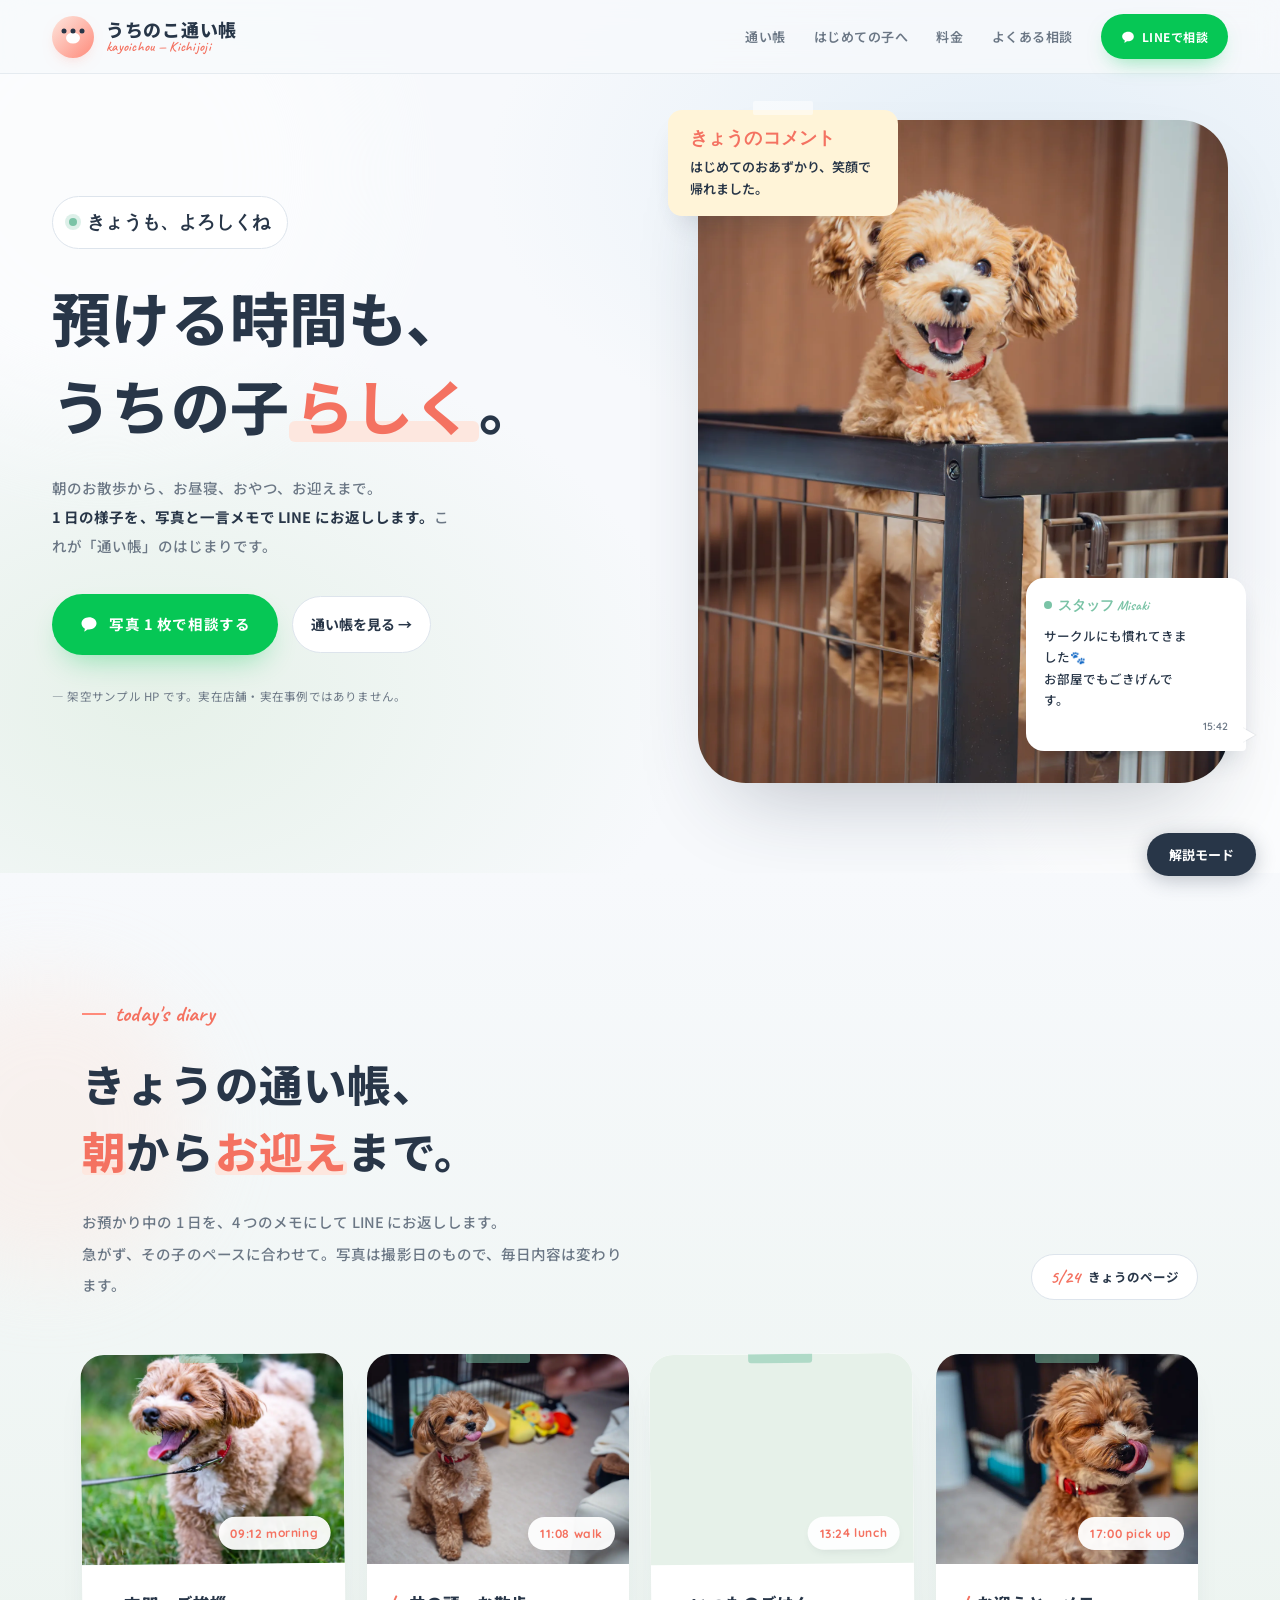
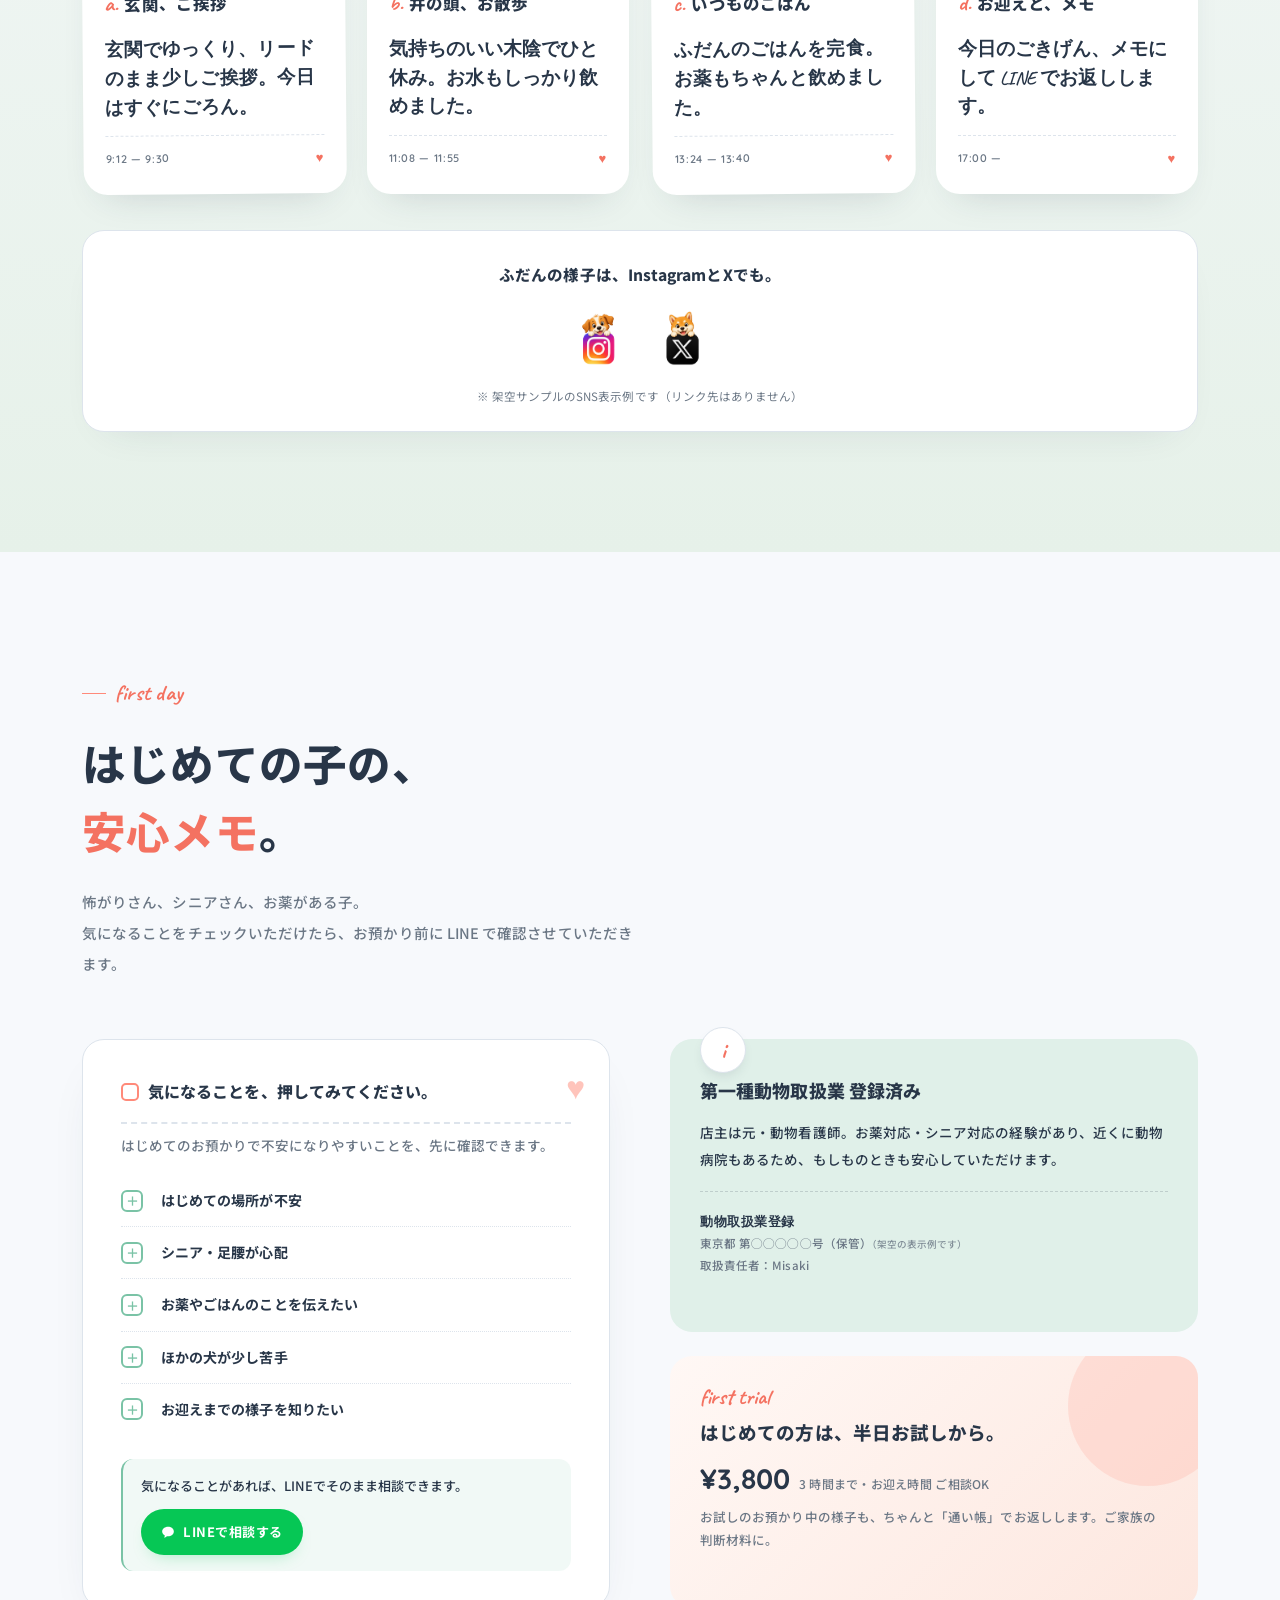
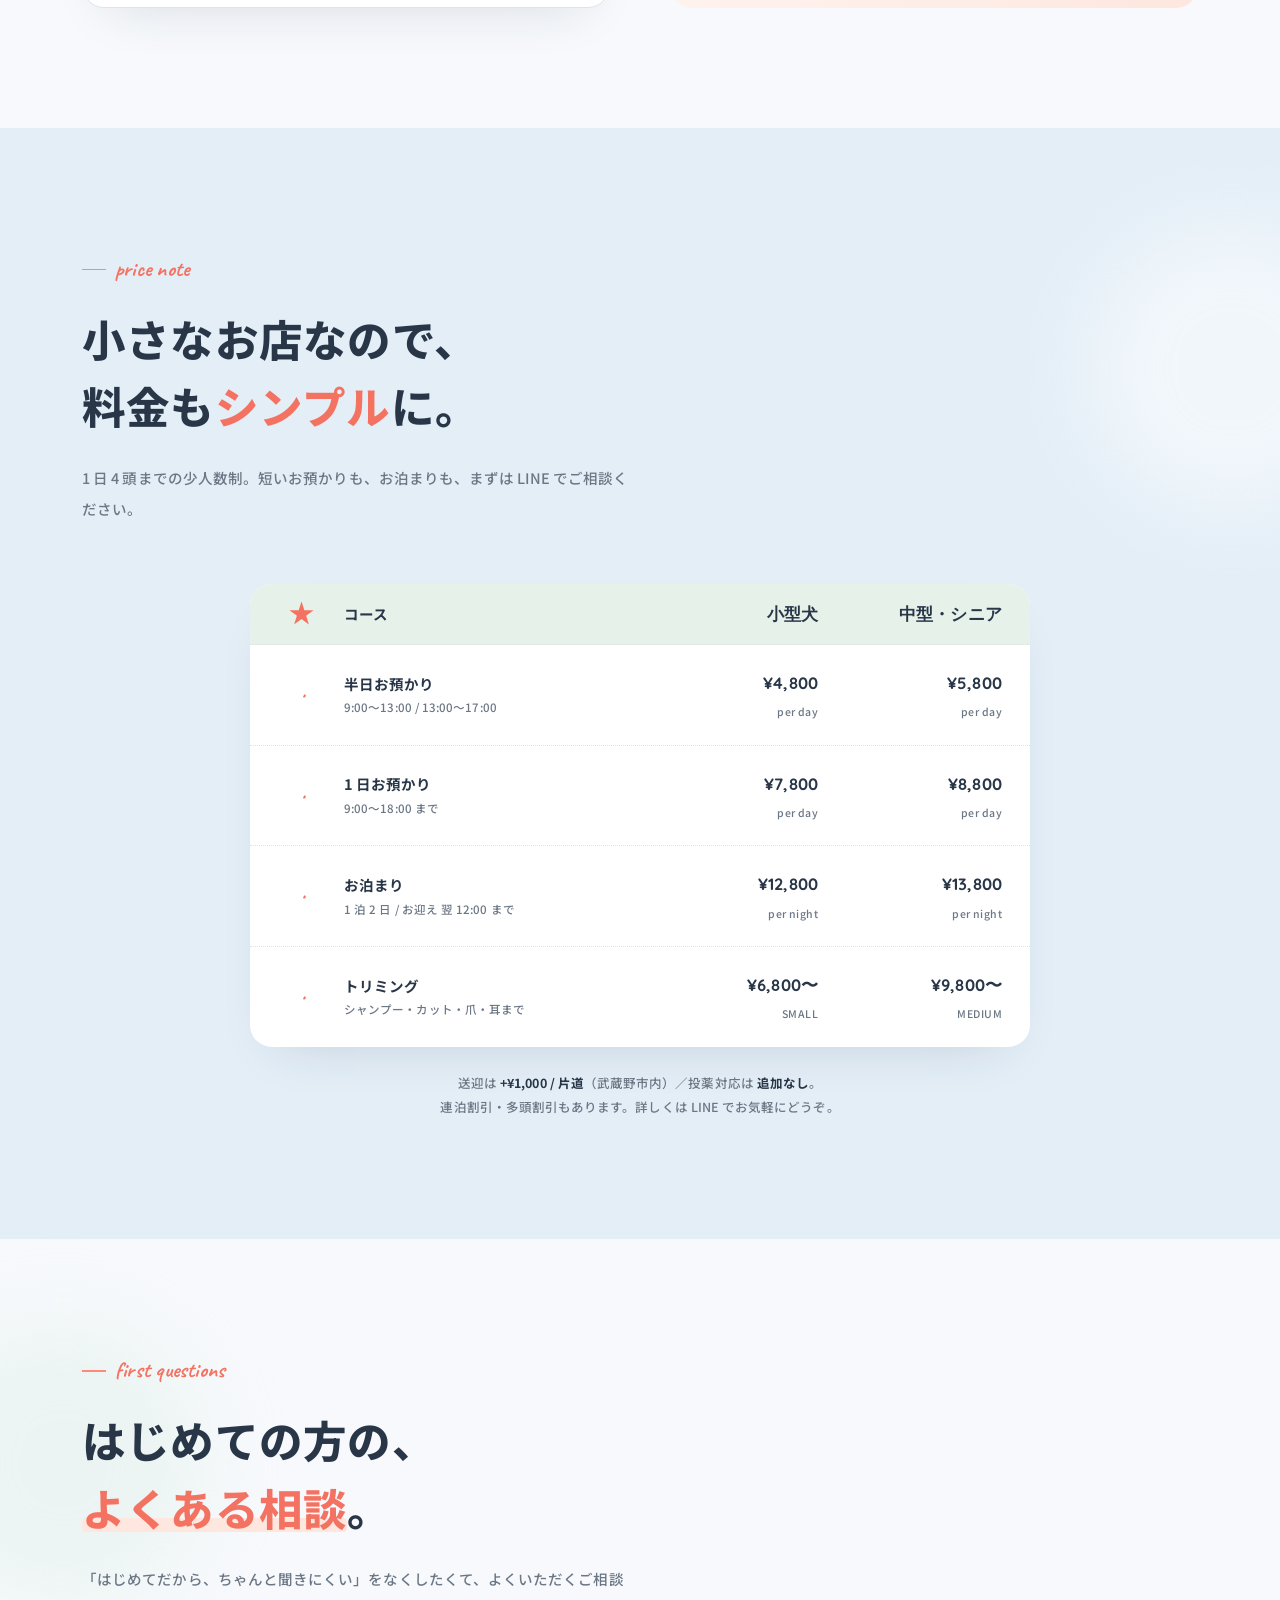
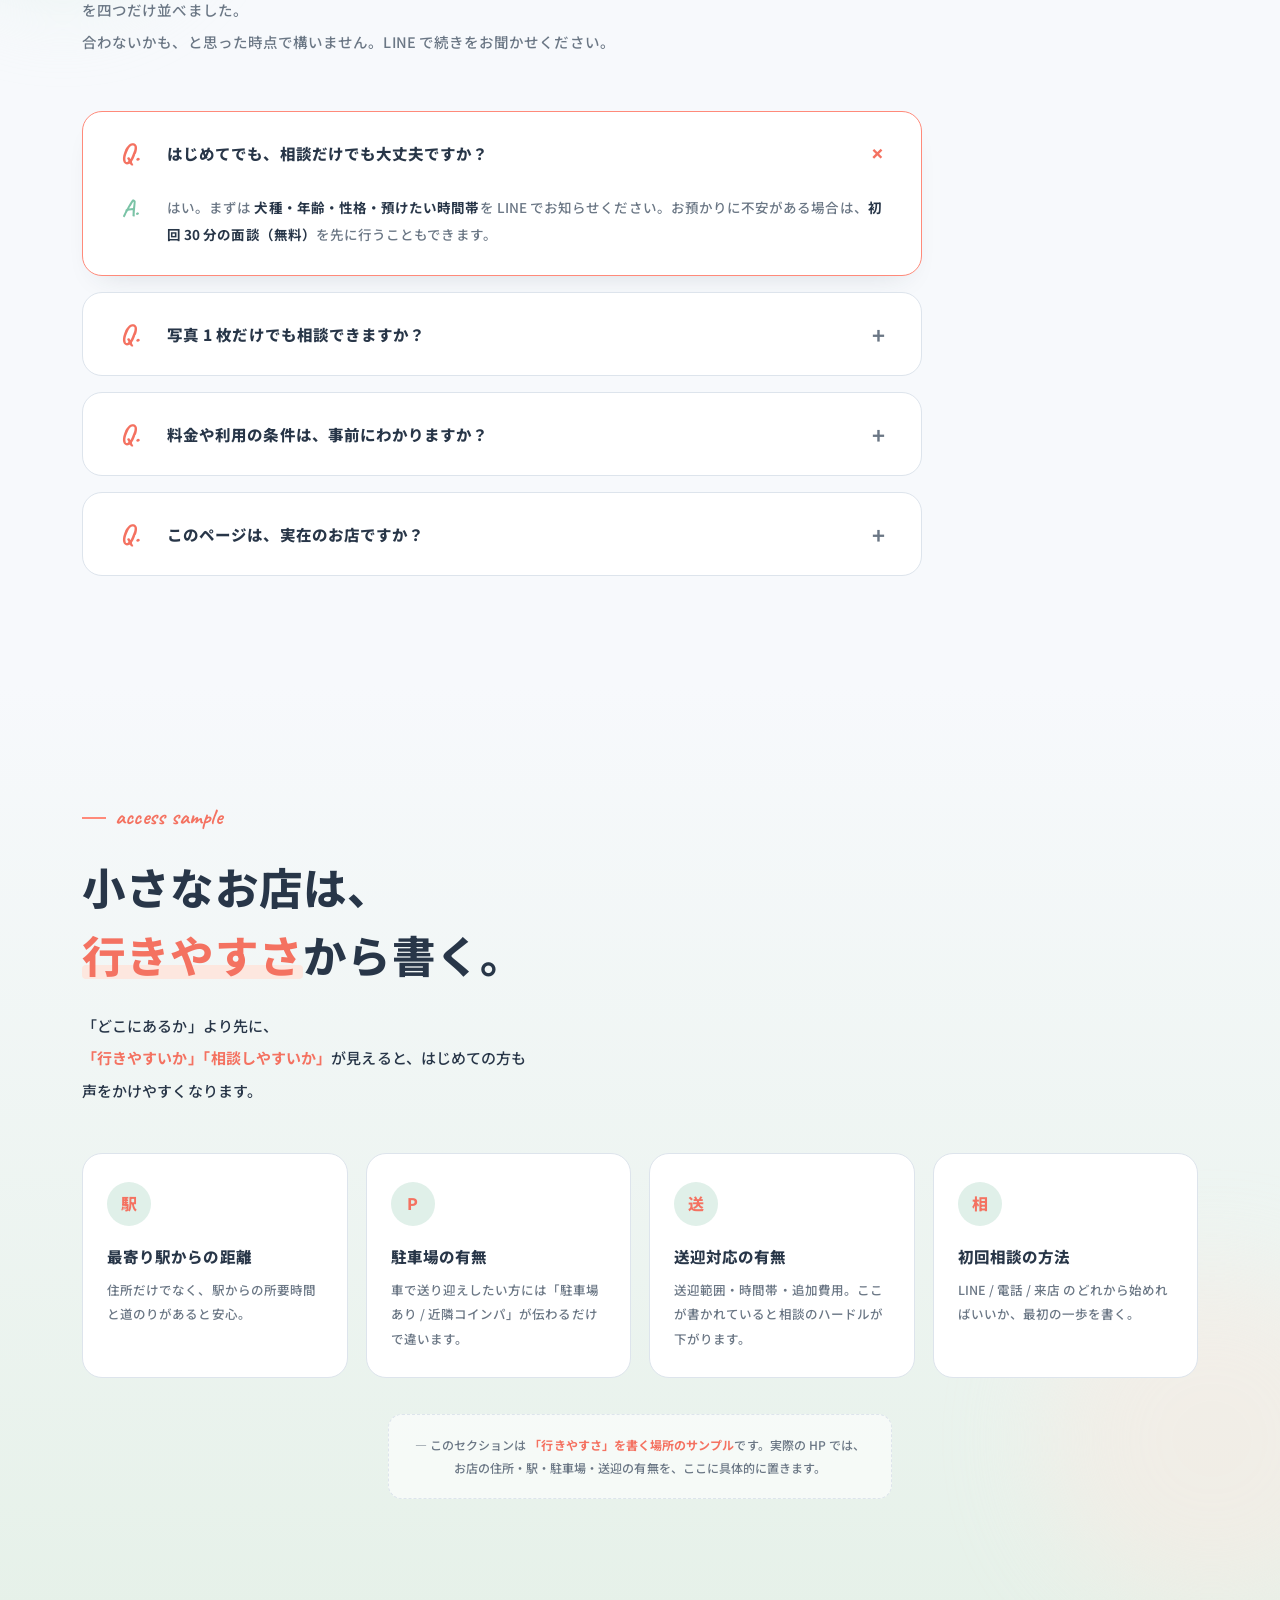
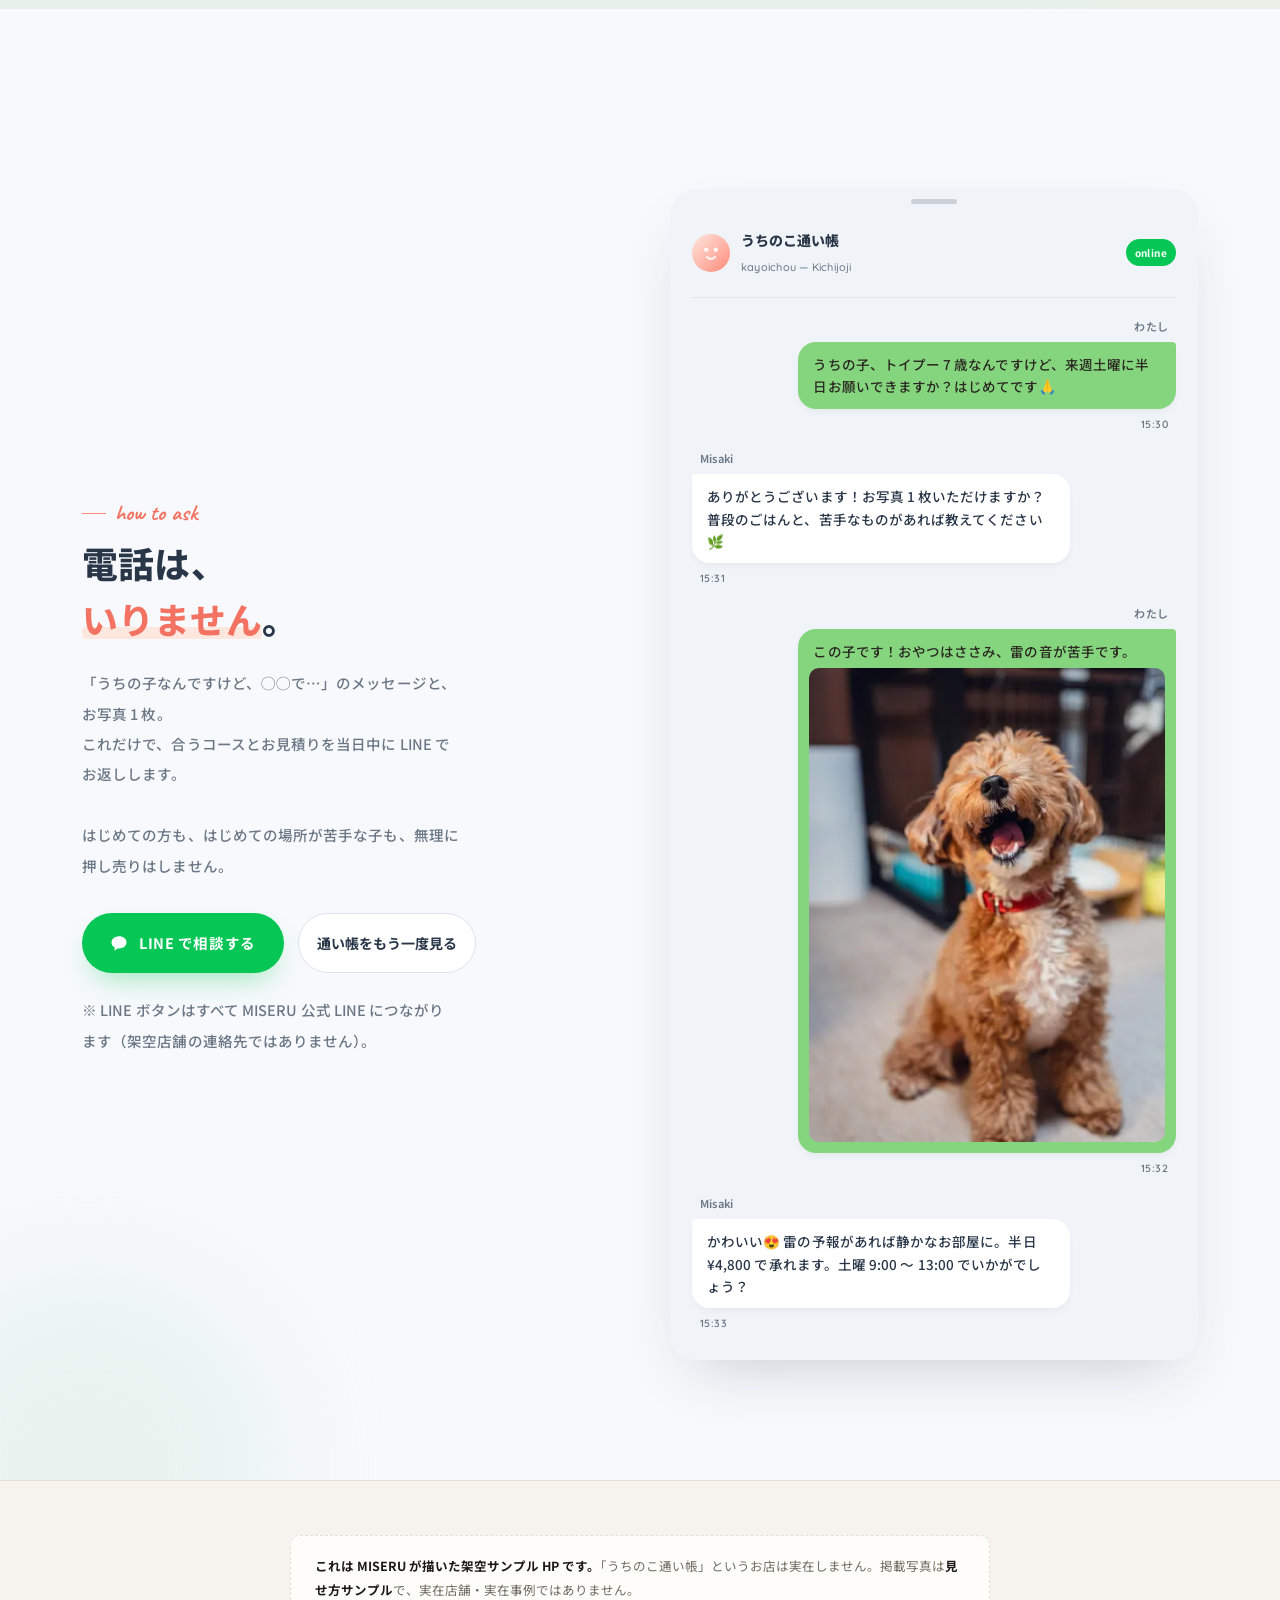
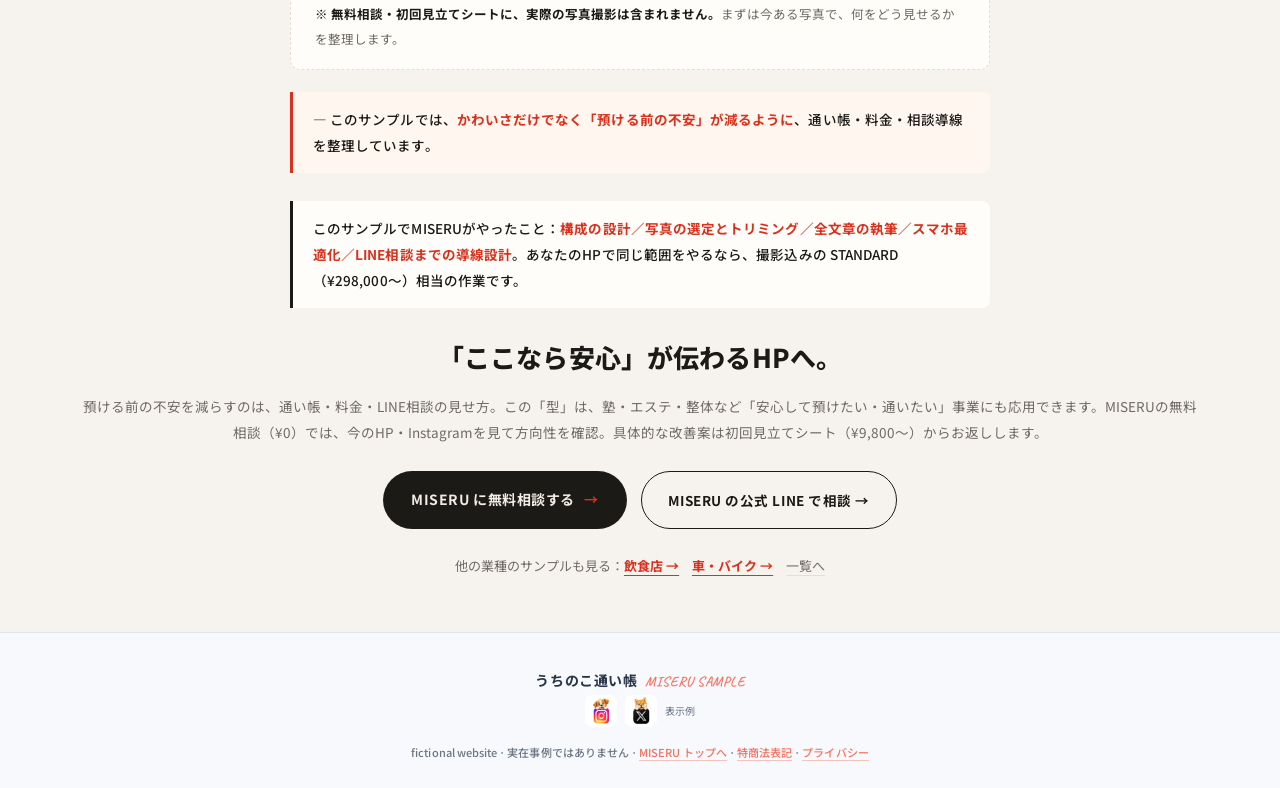
<file: sample-pet.html>
﻿<!doctype html>
<html lang="ja">
<head>
<meta charset="utf-8">
<meta name="viewport" content="width=device-width,initial-scale=1">
<title>うちのこ通い帳｜ペットサービスの完成HPサンプル｜MISERU</title>
<meta name="description" content="小型犬のお預かりサービスを題材に、写真・料金・通い帳・LINE相談導線を整えた架空の完成HPサンプルです。">
<meta name="robots" content="noindex,nofollow">
<meta name="theme-color" content="#f7f9fc">
<link rel="icon" href="favicon.svg" type="image/svg+xml">
<!-- DOMAIN-MIGRATION: 独自ドメイン移行時に要書き換え（canonical / og:url / og:image / twitter:image） -->
<link rel="canonical" href="https://miseru-web.pages.dev/sample-pet.html">
<!-- OGP -->
<meta property="og:type" content="website">
<meta property="og:site_name" content="MISERU">
<meta property="og:title" content="うちのこ通い帳｜ペットサービスの完成HPサンプル｜MISERU">
<meta property="og:description" content="小型犬のお預かりサービスを題材に、写真・料金・通い帳・LINE相談導線を整えた架空の完成HPサンプルです。">
<meta property="og:url" content="https://miseru-web.pages.dev/sample-pet.html">
<meta property="og:image" content="https://miseru-web.pages.dev/img/samples/pet/optimized/pet-fv-main.jpg">
<meta property="og:image:width" content="1148">
<meta property="og:image:height" content="1600">
<meta property="og:image:type" content="image/jpeg">
<meta property="og:locale" content="ja_JP">
<!-- Twitter -->
<meta name="twitter:card" content="summary_large_image">
<meta name="twitter:title" content="うちのこ通い帳｜ペットサービスの完成HPサンプル｜MISERU">
<meta name="twitter:description" content="小型犬のお預かりサービスを題材に、写真・料金・通い帳・LINE相談導線を整えた架空の完成HPサンプルです。">
<meta name="twitter:image" content="https://miseru-web.pages.dev/img/samples/pet/optimized/pet-fv-main.jpg">
<link rel="preconnect" href="https://fonts.googleapis.com">
<link rel="preconnect" href="https://fonts.gstatic.com" crossorigin>
<link href="https://fonts.googleapis.com/css2?family=Noto+Sans+JP:wght@400;500;700;800&family=Caveat:wght@500;600;700&family=Quicksand:wght@500;600;700&display=swap" rel="stylesheet">
<style>
  :root{
    --bg:#f7f9fc;
    --bg-mint:#e6f1e9;
    --bg-sky:#e3eef7;
    --paper:#ffffff;
    --paper-pink:#fde7df;
    --paper-yellow:#fff4d8;
    --paper-mint:#e0f0e9;
    --ink:#283648;
    --ink-soft:#6b7785;
    --ink-line:#dde4ec;
    --coral:#ff8a7a;
    --coral-d:#f47261;
    --green:#7ac3a6;
    --line-green:#06c755;  /* LINE 緑だけ別管理 */
    --gothic:'Noto Sans JP','Hiragino Sans',sans-serif;
    --hand:'Caveat',cursive;
    --quick:'Quicksand',sans-serif;
    --ease:cubic-bezier(.3,.8,.3,1);
  }
  *,*::before,*::after{box-sizing:border-box;margin:0;padding:0}
  html{scroll-behavior:smooth}
  body{font-family:var(--gothic);background:var(--bg);color:var(--ink);line-height:1.95;font-size:15.5px;-webkit-font-smoothing:antialiased;overflow-x:hidden;font-weight:400}
  a{color:inherit;text-decoration:none}
  img{display:block;max-width:100%}
  ul,ol{list-style:none}
  ::selection{background:var(--coral);color:#fff}

  /* === Reveal === */
  .r{opacity:0;transform:translateY(22px);transition:opacity 1s var(--ease),transform 1s var(--ease)}
  .r.in{opacity:1;transform:translateY(0)}
  .stg > *{opacity:0;transform:translateY(16px);transition:opacity .9s var(--ease),transform .9s var(--ease)}
  .stg.in > *{opacity:1;transform:translateY(0)}
  .stg.in > *:nth-child(1){transition-delay:.05s}
  .stg.in > *:nth-child(2){transition-delay:.18s}
  .stg.in > *:nth-child(3){transition-delay:.31s}
  .stg.in > *:nth-child(4){transition-delay:.44s}
  .stg.in > *:nth-child(5){transition-delay:.57s}
  .stg.in > *:nth-child(6){transition-delay:.7s}
  @media(prefers-reduced-motion:reduce){
    .r,.stg > *{opacity:1!important;transform:none!important;transition:none!important}
    *,*::before,*::after{animation:none!important}
  }

  /* === HEADER === */
  header{position:fixed;top:0;left:0;right:0;z-index:50;background:rgba(247,249,252,.82);backdrop-filter:blur(14px);border-bottom:1px solid rgba(221,228,236,.7);transition:background .3s}
  header.scrolled{background:rgba(247,249,252,.96)}
  .hd-in{display:flex;justify-content:space-between;align-items:center;max-width:1240px;margin:0 auto;padding:14px 32px;gap:18px}
  .brand{display:flex;align-items:center;gap:12px;line-height:1}
  .brand .mk{width:42px;height:42px;border-radius:50%;background:linear-gradient(135deg,#fde7df,#ff8a7a);position:relative;box-shadow:0 6px 16px -8px rgba(255,138,122,.55)}
  .brand .mk::before{content:"";position:absolute;left:50%;top:53%;width:14px;height:11px;border-radius:50%;background:#fff;transform:translate(-50%,-50%)}
  .brand .mk::after{content:"";position:absolute;left:50%;top:36%;width:5px;height:5px;border-radius:50%;background:var(--ink);transform:translate(-50%,-50%);box-shadow:9px 0 0 var(--ink),-9px 0 0 var(--ink)}
  .brand .n{font-family:var(--gothic);font-size:18px;color:var(--ink);font-weight:800;letter-spacing:.04em}
  .brand .n small{display:block;font-family:var(--hand);font-size:14px;color:var(--coral-d);margin-top:2px;letter-spacing:.02em;font-weight:600;line-height:1}
  header nav{display:flex;gap:28px;font-family:var(--gothic);font-weight:600;font-size:13px;color:var(--ink-soft);letter-spacing:.04em;align-items:center}
  header nav a:not(.hd-cta){transition:color .25s}
  header nav a:not(.hd-cta):hover{color:var(--coral-d)}
  .hd-cta{padding:11px 20px;background:var(--line-green);color:#fff;font-family:var(--gothic);font-weight:700;font-size:12px;letter-spacing:.04em;border-radius:999px;transition:transform .25s var(--ease),box-shadow .25s var(--ease);display:inline-flex;align-items:center;gap:7px;box-shadow:0 10px 22px -10px rgba(6,199,85,.5)}
  .hd-cta::before{content:"";width:14px;height:14px;background:url("data:image/svg+xml;utf8,<svg xmlns='http://www.w3.org/2000/svg' viewBox='0 0 24 24' fill='white'><path d='M12 3C6.48 3 2 6.7 2 11.27c0 2.93 1.85 5.49 4.62 6.93-.2.74-.74 2.81-.85 3.25-.13.55.2.55.43.4.18-.12 2.79-1.9 3.92-2.68.62.09 1.24.13 1.88.13 5.52 0 10-3.7 10-8.27S17.52 3 12 3z'/></svg>") center/contain no-repeat}
  .hd-cta:hover{transform:translateY(-2px);box-shadow:0 16px 30px -12px rgba(6,199,85,.6)}
  @media(max-width:880px){
    header nav a:not(.hd-cta){display:none}
    .hd-in{padding:12px 18px;gap:12px}
    .brand .mk{width:34px;height:34px}
    .brand .mk::before{width:11px;height:9px}
    .brand .mk::after{width:4px;height:4px;box-shadow:7px 0 0 var(--ink),-7px 0 0 var(--ink)}
    .brand .n{font-size:15.5px}
    .brand .n small{font-size:11.5px;margin-top:1px}
    .hd-cta{padding:9px 15px;font-size:11.5px;box-shadow:0 6px 14px -8px rgba(6,199,85,.4)}
    .hd-cta::before{width:12px;height:12px}
  }

  /* === FV === */
  .fv{position:relative;padding:120px 0 90px;overflow:hidden;background:
    radial-gradient(ellipse 60% 50% at 80% 20%, var(--bg-sky), transparent 70%),
    radial-gradient(ellipse 60% 60% at 12% 80%, var(--bg-mint), transparent 70%),
    var(--bg)}
  .fv-cloud{position:absolute;border-radius:50%;background:var(--paper);opacity:.5;pointer-events:none;z-index:1}
  .fv-cloud.c1{width:520px;height:520px;left:-12%;top:-10%;filter:blur(60px)}
  .fv-cloud.c2{width:380px;height:380px;right:-6%;bottom:-12%;filter:blur(40px)}
  .fv-inner{position:relative;z-index:3;max-width:1240px;margin:0 auto;padding:0 32px;display:grid;grid-template-columns:1.05fr .95fr;gap:60px;align-items:center}
  .fv-text{position:relative}
  .fv-pill{display:inline-flex;align-items:center;gap:10px;padding:8px 16px;background:#fff;border:1px solid var(--ink-line);border-radius:999px;font-family:var(--gothic);font-size:12px;color:var(--ink-soft);font-weight:600;letter-spacing:.02em;animation:fv-fade 1s var(--ease) .15s both}
  .fv-pill::before{content:"";width:8px;height:8px;border-radius:50%;background:var(--green);box-shadow:0 0 0 4px rgba(122,195,166,.25);animation:dot-breathe 2.4s ease-in-out infinite}
  @keyframes dot-breathe{0%,100%{transform:scale(1);box-shadow:0 0 0 4px rgba(122,195,166,.25)}50%{transform:scale(1.15);box-shadow:0 0 0 7px rgba(122,195,166,.12)}}
  .fv-pill .ja{color:var(--ink);font-family:var(--hand);font-size:18px;font-weight:600;letter-spacing:.02em}

  .fv-h1{font-family:var(--gothic);font-weight:800;color:var(--ink);font-size:clamp(34px,4.6vw,62px);line-height:1.5;letter-spacing:.005em;margin-top:24px;max-width:14em;animation:fv-fade 1.1s var(--ease) .35s both}
  .fv-h1 .em{position:relative;display:inline-block;color:var(--coral-d);padding:0 .1em}
  .fv-h1 .em::after{content:"";position:absolute;left:0;right:0;bottom:.12em;height:.36em;background:var(--paper-pink);z-index:-1;transform-origin:left;transform:scaleX(0);animation:fv-hi 1.1s var(--ease) 1.1s forwards;border-radius:6px}
  @keyframes fv-fade{from{opacity:0;transform:translateY(14px)}to{opacity:1;transform:translateY(0)}}
  @keyframes fv-hi{to{transform:scaleX(1)}}

  .fv-sub{font-family:var(--gothic);font-size:clamp(14.5px,1.05vw,16px);color:var(--ink-soft);line-height:2;margin-top:24px;max-width:28em;letter-spacing:.005em;animation:fv-fade 1.1s var(--ease) .55s both;font-weight:500}
  .fv-sub b{color:var(--ink);font-weight:700}

  .fv-acts{display:flex;gap:14px;align-items:center;flex-wrap:wrap;margin-top:34px;animation:fv-fade 1.1s var(--ease) .75s both}
  .btn-line{display:inline-flex;align-items:center;gap:11px;background:var(--line-green);color:#fff;font-family:var(--gothic);font-weight:700;font-size:14.5px;padding:16px 28px;letter-spacing:.04em;border-radius:999px;transition:transform .25s var(--ease),box-shadow .3s var(--ease);box-shadow:0 14px 30px -12px rgba(6,199,85,.45)}
  .btn-line::before{content:"";width:18px;height:18px;background:url("data:image/svg+xml;utf8,<svg xmlns='http://www.w3.org/2000/svg' viewBox='0 0 24 24' fill='white'><path d='M12 3C6.48 3 2 6.7 2 11.27c0 2.93 1.85 5.49 4.62 6.93-.2.74-.74 2.81-.85 3.25-.13.55.2.55.43.4.18-.12 2.79-1.9 3.92-2.68.62.09 1.24.13 1.88.13 5.52 0 10-3.7 10-8.27S17.52 3 12 3z'/></svg>") center/contain no-repeat}
  .btn-line:hover{transform:translateY(-2px);box-shadow:0 20px 40px -14px rgba(6,199,85,.55)}
  .btn-soft{display:inline-flex;align-items:center;gap:9px;color:var(--ink);font-family:var(--gothic);font-weight:700;font-size:14px;padding:14px 18px;border-radius:999px;background:#fff;border:1px solid var(--ink-line);transition:border-color .25s,color .25s,transform .25s var(--ease)}
  .btn-soft:hover{border-color:var(--coral);color:var(--coral-d);transform:translateY(-2px)}

  .fv-disc{font-family:var(--gothic);font-size:11.5px;color:var(--ink-soft);margin-top:30px;letter-spacing:.02em;animation:fv-fade 1.1s var(--ease) 1s both}

  /* fv photo collage */
  .fv-photo{position:relative;animation:fv-fade 1.2s var(--ease) .4s both}
  .fv-photo .main{position:relative;border-radius:48px;overflow:hidden;aspect-ratio:4/5;box-shadow:0 40px 90px -36px rgba(40,54,72,.32);background:var(--paper-mint)}
  .fv-photo .main img{width:100%;height:100%;object-fit:cover;object-position:50% 5%;animation:fv-zoom 22s ease-in-out infinite alternate}
  @keyframes fv-zoom{from{transform:scale(1.02)}to{transform:scale(1.08)}}
  .fv-sticky{position:absolute;left:-30px;top:-10px;background:var(--paper-yellow);padding:18px 22px 16px;border-radius:14px;box-shadow:0 16px 30px -14px rgba(40,54,72,.22);transform:rotate(-3deg);max-width:230px;animation:fv-fade 1.2s var(--ease) 1.3s both;z-index:3}
  .fv-sticky::before{content:"";position:absolute;top:-9px;left:50%;transform:translateX(-50%);width:60px;height:14px;background:rgba(255,255,255,.5);border-radius:2px}
  .fv-sticky .h{font-family:var(--hand);font-size:18px;color:var(--coral-d);font-weight:700;letter-spacing:.01em;line-height:1.2}
  .fv-sticky .b{font-family:var(--gothic);font-size:13px;color:var(--ink);margin-top:6px;line-height:1.7;font-weight:600}
  .fv-bubble{position:absolute;right:-18px;bottom:32px;background:#fff;padding:14px 18px;border-radius:18px 18px 4px 18px;box-shadow:0 14px 28px -10px rgba(40,54,72,.22);max-width:220px;animation:fv-fade 1.2s var(--ease) 1.6s both;font-family:var(--gothic)}
  .fv-bubble::after{content:"";position:absolute;right:-9px;bottom:8px;width:0;height:0;border-left:14px solid #fff;border-top:8px solid transparent;border-bottom:8px solid transparent;filter:drop-shadow(2px 0 0 rgba(40,54,72,.05))}
  .fv-bubble .name{font-family:var(--hand);font-size:14px;color:var(--green);font-weight:700;display:flex;align-items:center;gap:6px}
  .fv-bubble .name::before{content:"";width:8px;height:8px;border-radius:50%;background:var(--green)}
  .fv-bubble .msg{font-size:12.5px;color:var(--ink);margin-top:6px;line-height:1.7;font-weight:500}
  .fv-bubble .t{font-size:10.5px;color:var(--ink-soft);margin-top:6px;text-align:right;font-family:var(--quick);font-weight:600}

  @media(max-width:980px){
    .fv-inner{grid-template-columns:1fr;gap:50px}
    .fv-photo{max-width:480px;margin:0 auto;width:100%}
    .fv-sticky{left:6%}
    .fv-bubble{right:6%}
  }

  /* === SECTION BASE === */
  .sec{padding:120px 0;position:relative}
  .wrap{max-width:1180px;margin:0 auto;padding:0 32px}
  .sec-tag{display:inline-flex;align-items:center;gap:9px;font-family:var(--hand);font-size:22px;color:var(--coral-d);font-weight:700;letter-spacing:.01em}
  .sec-tag::before{content:"";width:24px;height:1.5px;background:var(--coral)}
  .sec-h2{font-family:var(--gothic);font-weight:800;font-size:clamp(28px,3.4vw,44px);color:var(--ink);letter-spacing:.005em;line-height:1.55;margin-top:14px;max-width:22em}
  .sec-h2 .em{color:var(--coral-d);position:relative}
  .sec-h2 .em::after{content:"";position:absolute;left:0;right:0;bottom:.16em;height:.32em;background:var(--paper-pink);z-index:-1;border-radius:4px}
  .sec-lead{font-family:var(--gothic);font-size:14.5px;color:var(--ink-soft);line-height:2.15;margin-top:22px;max-width:38em;letter-spacing:.005em;font-weight:500}

  /* === DIARY (今日の通い帳) === */
  .diary{background:linear-gradient(180deg,var(--bg) 0%,var(--bg-mint) 100%);position:relative;overflow:hidden}
  .diary::before{content:"";position:absolute;left:-8%;top:8%;width:300px;height:300px;border-radius:50%;background:var(--paper-pink);opacity:.4;filter:blur(40px)}
  .diary-head{display:grid;grid-template-columns:1fr auto;gap:24px;align-items:end;position:relative;z-index:2}
  .diary-tab{background:#fff;border:1px solid var(--ink-line);padding:10px 18px;border-radius:999px;font-family:var(--gothic);font-size:12px;color:var(--ink-soft);font-weight:600;display:inline-flex;align-items:center;gap:8px}
  .diary-tab .d{font-family:var(--hand);font-size:18px;color:var(--coral-d);font-weight:700;line-height:1}
  .diary-tab .lab{color:var(--ink);font-weight:700;font-size:12.5px}

  .diary-notes{position:relative;z-index:2;margin-top:54px;display:grid;grid-template-columns:repeat(4,1fr);gap:22px}
  .diary-notes .note{background:#fff;border-radius:24px;padding:0;overflow:hidden;box-shadow:0 18px 38px -22px rgba(40,54,72,.22);transition:transform .5s var(--ease),box-shadow .5s var(--ease);position:relative}
  .diary-notes .note:hover{transform:translateY(-8px) rotate(.5deg);box-shadow:0 28px 55px -22px rgba(40,54,72,.3)}
  .diary-notes .note:nth-child(odd){transform:rotate(-.5deg)}
  .diary-notes .note:nth-child(odd):hover{transform:translateY(-8px) rotate(-1deg)}
  .note-tape{position:absolute;top:-9px;left:50%;transform:translateX(-50%);width:64px;height:18px;background:rgba(122,195,166,.5);border-radius:3px;z-index:2}
  .note-photo{aspect-ratio:5/4;overflow:hidden;background:var(--bg-mint);position:relative}
  .note-photo img{width:100%;height:100%;object-fit:cover;object-position:50% 50%;transition:transform 1.4s var(--ease)}
  .diary-notes .note:nth-child(4) .note-photo img{object-position:50% 22%}
  .diary-notes .note:hover .note-photo img{transform:scale(1.05)}
  .note-photo .t{position:absolute;bottom:14px;right:14px;background:rgba(255,255,255,.94);padding:5px 12px;border-radius:999px;font-family:var(--quick);font-size:12px;color:var(--coral-d);font-weight:700;letter-spacing:.05em;box-shadow:0 4px 12px -6px rgba(40,54,72,.18)}
  .note-body{padding:22px 22px 24px}
  .note-h{font-family:var(--gothic);font-weight:800;font-size:16.5px;color:var(--ink);line-height:1.6;letter-spacing:.005em}
  .note-h .icon{font-family:var(--hand);color:var(--coral-d);font-size:22px;margin-right:6px}
  .note-msg{font-family:var(--hand);font-size:18.5px;color:var(--ink);line-height:1.55;margin-top:14px;letter-spacing:.005em;font-weight:600}
  .note-foot{margin-top:14px;font-family:var(--quick);font-size:11px;color:var(--ink-soft);font-weight:600;letter-spacing:.06em;text-transform:uppercase;display:flex;justify-content:space-between;align-items:center;border-top:1px dashed var(--ink-line);padding-top:12px}
  .note-foot .heart{color:var(--coral-d);font-size:13px;line-height:1}

  @media(max-width:1080px){.diary-notes{grid-template-columns:repeat(2,1fr)}}
  @media(max-width:560px){.diary-notes{grid-template-columns:1fr;gap:18px}}

  /* === CHECK (はじめての子の安心チェック) === */
  .check{background:var(--bg);position:relative}
  .check-grid{display:grid;grid-template-columns:1fr 1fr;gap:60px;margin-top:60px;align-items:start}
  .check-sheet{background:#fff;border:1px solid var(--ink-line);border-radius:22px;padding:36px 38px;box-shadow:0 22px 50px -28px rgba(40,54,72,.18);position:relative}
  .check-sheet::before{content:"";position:absolute;top:18px;right:24px;font-family:var(--hand);font-size:32px;color:var(--coral);opacity:.5;content:"♥"}
  .check-sheet .h{font-family:var(--gothic);font-weight:800;font-size:16px;color:var(--ink);letter-spacing:.005em;border-bottom:2px dashed var(--ink-line);padding-bottom:14px;margin-bottom:10px;display:flex;align-items:center;gap:9px}
  .check-sheet .h::before{content:"";width:18px;height:18px;border:2px solid var(--coral);border-radius:5px;background:#fff;position:relative}
  .chk-list{display:grid;gap:0}
  .chk{display:grid;grid-template-columns:24px 1fr;gap:14px;padding:14px 0;border-bottom:1px dotted var(--ink-line);align-items:start;transition:padding .35s var(--ease)}
  .chk:last-child{border-bottom:0}
  .chk:hover{padding-left:8px}
  .chk .box{width:20px;height:20px;border:2px solid var(--green);border-radius:5px;position:relative;background:#fff;margin-top:2px;transition:background .25s}
  .chk .box::after{content:"✓";position:absolute;left:50%;top:48%;transform:translate(-50%,-50%);font-family:var(--gothic);font-weight:800;font-size:14px;color:#fff;opacity:0;transition:opacity .25s}
  .chk:hover .box{background:var(--green);border-color:var(--green)}
  .chk:hover .box::after{opacity:1}
  .chk .body{font-family:var(--gothic);font-size:14px;color:var(--ink);line-height:1.75;font-weight:500}
  .chk .body b{color:var(--ink);font-weight:700}
  .chk .body small{display:block;color:var(--ink-soft);font-size:12px;margin-top:3px;font-weight:400;letter-spacing:.005em}

  /* === accordion (不安解消) === */
  .acc-lead{font-family:var(--gothic);font-size:13.5px;color:var(--ink-soft);margin-top:8px;margin-bottom:18px;line-height:1.75;font-weight:500}
  .acc-list{display:grid;gap:0}
  .acc-item{border-bottom:1px dotted var(--ink-line)}
  .acc-item:last-child{border-bottom:0}
  .acc-btn{width:100%;background:none;border:0;padding:14px 0;display:grid;grid-template-columns:28px 1fr;gap:12px;align-items:center;cursor:pointer;text-align:left;min-height:44px;border-radius:8px;transition:background .2s;font-family:var(--gothic)}
  .acc-btn:hover,.acc-item.open .acc-btn{background:rgba(122,195,166,.08)}
  .acc-icon{width:22px;height:22px;border:2px solid var(--green);border-radius:6px;display:inline-flex;align-items:center;justify-content:center;font-size:13px;font-weight:700;color:var(--green);transition:background .2s,color .2s;font-family:var(--gothic);line-height:1}
  .acc-item.open .acc-icon{background:var(--green);color:#fff}
  .acc-q{font-family:var(--gothic);font-size:14px;color:var(--ink);font-weight:700;line-height:1.65;letter-spacing:.005em}
  .acc-panel{display:grid;grid-template-rows:0fr;transition:grid-template-rows .22s ease}
  .acc-item.open .acc-panel{grid-template-rows:1fr}
  .acc-inner{overflow:hidden}
  .acc-ans{font-family:var(--gothic);font-size:13.5px;color:var(--ink);line-height:1.85;font-weight:400;letter-spacing:.005em;padding:4px 6px 16px 40px}
  .acc-line-wrap{margin-top:24px;padding:16px 18px;background:rgba(122,195,166,.1);border-radius:12px;border-left:2px solid var(--green);display:flex;flex-direction:column;gap:12px}
  .acc-line-note{font-family:var(--gothic);font-size:13px;color:var(--ink);line-height:1.75;font-weight:500}
  .btn-line-sm{display:inline-flex;align-items:center;gap:8px;background:var(--line-green);color:#fff;font-family:var(--gothic);font-weight:700;font-size:13px;padding:10px 20px;letter-spacing:.04em;border-radius:999px;transition:transform .2s,box-shadow .2s;box-shadow:0 8px 18px -10px rgba(6,199,85,.4);align-self:flex-start}
  .btn-line-sm::before{content:"";width:14px;height:14px;background:url("data:image/svg+xml;utf8,<svg xmlns='http://www.w3.org/2000/svg' viewBox='0 0 24 24' fill='white'><path d='M12 3C6.48 3 2 6.7 2 11.27c0 2.93 1.85 5.49 4.62 6.93-.2.74-.74 2.81-.85 3.25-.13.55.2.55.43.4.18-.12 2.79-1.9 3.92-2.68.62.09 1.24.13 1.88.13 5.52 0 10-3.7 10-8.27S17.52 3 12 3z'/></svg>") center/contain no-repeat}
  .btn-line-sm:hover{transform:translateY(-2px);box-shadow:0 12px 24px -12px rgba(6,199,85,.5)}

  /* === SNS表示例（架空・タップ無効） === */
  .diary-sns{margin-top:36px;background:#fff;border:1px solid var(--ink-line);border-radius:22px;padding:28px 30px 24px;text-align:center;box-shadow:0 18px 40px -28px rgba(40,54,72,.16)}
  .diary-sns .h{font-family:var(--gothic);font-weight:800;font-size:15.5px;color:var(--ink);letter-spacing:.005em}
  .diary-sns .icons{display:flex;justify-content:center;gap:20px;margin-top:18px}
  .sns-badge{display:inline-flex;align-items:center;justify-content:center;width:64px;height:64px;cursor:default;user-select:none}
  .sns-badge img{width:64px;height:64px;display:block;border-radius:14px;object-fit:cover;pointer-events:none}
  .diary-sns .note{font-family:var(--gothic);font-size:11.5px;color:var(--ink-soft);margin-top:14px;letter-spacing:.005em}
  .sns-mini{display:inline-flex;gap:8px;align-items:center;cursor:default;user-select:none}
  .sns-mini img{width:32px;height:32px;display:block;border-radius:7px;object-fit:cover;pointer-events:none}
  .sns-mini .lbl{font-family:var(--gothic);font-size:10px;color:var(--ink-soft)}

  .check-side{display:grid;gap:24px;align-self:stretch}
  .check-info{background:var(--paper-mint);border-radius:22px;padding:30px 30px 28px;position:relative}
  .check-info::before{content:"";position:absolute;top:-12px;left:30px;background:#fff;border:1px solid var(--ink-line);width:46px;height:46px;border-radius:50%;display:flex;align-items:center;justify-content:center;font-family:var(--hand);font-weight:700;font-size:24px;color:var(--coral-d);box-shadow:0 6px 14px -6px rgba(40,54,72,.18);content:"i"}
  .check-info .h{font-family:var(--gothic);font-weight:800;font-size:18px;color:var(--ink);margin-top:8px;letter-spacing:.005em;line-height:1.55}
  .check-info p{font-family:var(--gothic);font-size:13.5px;color:var(--ink);margin-top:14px;line-height:2;font-weight:500;letter-spacing:.005em}
  .check-info .lic{margin-top:18px;padding-top:18px;border-top:1px dashed rgba(40,54,72,.18);font-family:var(--gothic);font-size:11.5px;color:var(--ink-soft);line-height:1.85;font-weight:500;letter-spacing:.005em}
  .check-info .lic b{color:var(--ink);font-weight:700;font-family:var(--quick);font-size:12.5px;letter-spacing:.04em}

  .trial-card{background:linear-gradient(135deg,#fff8f5,#fde7df);border-radius:22px;padding:30px 30px 28px;position:relative;overflow:hidden}
  .trial-card::before{content:"";position:absolute;right:-30px;top:-30px;width:160px;height:160px;border-radius:50%;background:rgba(255,138,122,.18)}
  .trial-card .tag{font-family:var(--hand);font-size:22px;color:var(--coral-d);font-weight:700;line-height:1;position:relative}
  .trial-card .h{font-family:var(--gothic);font-weight:800;font-size:18.5px;color:var(--ink);margin-top:10px;letter-spacing:.005em;line-height:1.55;position:relative}
  .trial-card .price{font-family:var(--quick);font-weight:700;font-size:28px;color:var(--ink);margin-top:18px;letter-spacing:.01em;line-height:1;position:relative}
  .trial-card .price small{font-family:var(--gothic);font-size:12px;color:var(--ink-soft);font-weight:500;margin-left:8px}
  .trial-card .note{font-family:var(--gothic);font-size:12.5px;color:var(--ink-soft);margin-top:12px;line-height:1.85;font-weight:500;letter-spacing:.005em;position:relative}

  @media(max-width:880px){.check-grid{grid-template-columns:1fr;gap:30px}}

  /* === PRICE (ノート風) === */
  section.price{background:var(--bg-sky);position:relative;overflow:hidden}
  section.price::before{content:"";position:absolute;right:-8%;top:8%;width:300px;height:300px;border-radius:50%;background:#fff;opacity:.5;filter:blur(40px)}
  .price-table{margin-top:60px;background:#fff;border-radius:22px;padding:0;overflow:hidden;box-shadow:0 22px 50px -28px rgba(40,54,72,.18);max-width:780px;margin-left:auto;margin-right:auto;position:relative;z-index:2}
  .price-row{display:grid;grid-template-columns:48px 1.4fr .8fr .8fr;gap:18px;align-items:center;padding:22px 28px;border-bottom:1px dotted var(--ink-line);transition:background .3s}
  .price-row:last-child{border-bottom:0}
  .price-row:hover{background:rgba(122,195,166,.08)}
  .price-row.head{background:var(--bg-mint);font-family:var(--quick);font-weight:700;font-size:11.5px;color:var(--ink-soft);letter-spacing:.12em;text-transform:uppercase;padding:14px 28px}
  .price-row .icon{font-family:var(--hand);font-size:24px;color:var(--coral-d);font-weight:700;line-height:1;text-align:center}
  .price-row .name{font-family:var(--gothic);font-weight:700;font-size:14.5px;color:var(--ink);line-height:1.55;letter-spacing:.005em}
  .price-row .name small{display:block;font-family:var(--gothic);font-size:11.5px;color:var(--ink-soft);margin-top:4px;font-weight:500}
  .price-row .small,.price-row .medium{font-family:var(--quick);font-weight:700;font-size:16.5px;color:var(--ink);letter-spacing:.01em;text-align:right}
  .price-row .small small,.price-row .medium small{display:block;font-family:var(--gothic);font-size:10.5px;color:var(--ink-soft);font-weight:500;margin-top:3px;letter-spacing:.04em}

  .price-foot{margin-top:24px;font-family:var(--gothic);font-size:12.5px;color:var(--ink-soft);text-align:center;line-height:1.95;max-width:600px;margin-left:auto;margin-right:auto;font-weight:500;letter-spacing:.005em}
  .price-foot b{color:var(--ink);font-weight:700}

  @media(max-width:680px){
    .price-row{grid-template-columns:32px 1.3fr .7fr .7fr;gap:10px;padding:18px 18px}
    .price-row.head{padding:12px 18px}
    .price-row .icon{font-size:18px}
    .price-row .name{font-size:13px}
    .price-row .small,.price-row .medium{font-size:14px}
  }

  /* === FAQ (不安を消す Q&A) === */
  .faq{background:var(--bg);position:relative;padding:110px 0;overflow:hidden}
  .faq::before{content:"";position:absolute;left:-6%;top:8%;width:280px;height:280px;border-radius:50%;background:var(--paper-mint);opacity:.5;filter:blur(40px)}
  .faq-head{position:relative;z-index:2}
  .faq-list{margin-top:54px;display:grid;gap:16px;position:relative;z-index:2;max-width:840px}
  .fq{background:#fff;border:1px solid var(--ink-line);border-radius:20px;padding:0;overflow:hidden;transition:border-color .35s,box-shadow .35s var(--ease)}
  .fq[open],.fq:hover{border-color:var(--coral);box-shadow:0 14px 30px -18px rgba(40,54,72,.18)}
  .fq summary{padding:24px 28px;cursor:pointer;list-style:none;display:grid;grid-template-columns:38px 1fr 28px;gap:18px;align-items:center;font-family:var(--gothic);font-weight:800;font-size:15.5px;color:var(--ink);line-height:1.55;letter-spacing:.005em}
  .fq summary::-webkit-details-marker{display:none}
  .fq summary .q{font-family:var(--hand);font-size:28px;color:var(--coral-d);font-weight:700;line-height:1;text-align:center}
  .fq summary .toggle{font-family:var(--gothic);font-weight:700;font-size:22px;color:var(--ink-soft);text-align:center;transition:transform .3s var(--ease),color .3s}
  .fq[open] summary .toggle{transform:rotate(45deg);color:var(--coral-d)}
  .fq .a-body{padding:0 28px 26px 28px;display:grid;grid-template-columns:38px 1fr;gap:18px;align-items:start}
  .fq .a-body .a{font-family:var(--hand);font-size:24px;color:var(--green);font-weight:700;line-height:1;text-align:center;padding-top:2px}
  .fq .a-body p{font-family:var(--gothic);font-size:13.5px;color:var(--ink-soft);line-height:2.05;letter-spacing:.005em;font-weight:500}
  .fq .a-body p b{color:var(--ink);font-weight:700}
  @media(max-width:560px){
    .faq{padding:80px 0}
    .fq summary{padding:20px 20px;grid-template-columns:30px 1fr 22px;gap:14px;font-size:14px}
    .fq summary .q{font-size:24px}
    .fq summary .toggle{font-size:20px}
    .fq .a-body{padding:0 20px 22px 20px;grid-template-columns:30px 1fr;gap:14px}
    .fq .a-body .a{font-size:22px}
    .fq .a-body p{font-size:13px}
  }

  /* === ACCESS (行きやすさ) === */
  .access{background:linear-gradient(180deg,var(--bg) 0%,var(--bg-mint) 100%);padding:110px 0;position:relative;overflow:hidden}
  .access::before{content:"";position:absolute;right:-8%;bottom:0;width:340px;height:340px;border-radius:50%;background:var(--paper-pink);opacity:.4;filter:blur(50px)}
  .access-in{position:relative;z-index:2}
  .access-lead{font-family:var(--gothic);font-size:15px;color:var(--ink);line-height:2.15;margin-top:22px;max-width:30em;letter-spacing:.005em;font-weight:500}
  .access-lead b{color:var(--coral-d);font-weight:700}
  .access-grid{display:grid;grid-template-columns:repeat(4,1fr);gap:18px;margin-top:46px}
  .ac{background:#fff;border:1px solid var(--ink-line);border-radius:20px;padding:28px 24px 26px;text-align:left;transition:transform .4s var(--ease),box-shadow .4s var(--ease),border-color .35s}
  .ac:hover{transform:translateY(-4px);box-shadow:0 22px 44px -22px rgba(40,54,72,.22);border-color:var(--coral)}
  .ac .icon{width:44px;height:44px;border-radius:50%;background:var(--paper-mint);display:flex;align-items:center;justify-content:center;font-family:var(--gothic);font-size:16px;color:var(--coral-d);font-weight:800;letter-spacing:0}
  .ac h3{font-family:var(--gothic);font-weight:800;font-size:15.5px;color:var(--ink);margin-top:18px;letter-spacing:.005em;line-height:1.55}
  .ac p{font-family:var(--gothic);font-size:12.5px;color:var(--ink-soft);line-height:1.95;margin-top:10px;font-weight:500;letter-spacing:.005em}
  .access-note{margin-top:36px;text-align:center;font-family:var(--gothic);font-size:12px;color:var(--ink-soft);line-height:1.95;font-weight:500;letter-spacing:.005em;max-width:42em;margin-left:auto;margin-right:auto;padding:18px 22px;background:rgba(255,255,255,.6);border:1px dashed var(--ink-line);border-radius:14px}
  .access-note b{color:var(--coral-d);font-weight:700}
  @media(max-width:880px){.access-grid{grid-template-columns:repeat(2,1fr)}}
  @media(max-width:560px){
    .access{padding:80px 0}
    .access-grid{grid-template-columns:1fr;gap:14px}
    .ac{padding:24px 22px 22px}
  }

  /* === CHAT (LINE 相談) === */
  .chat{background:var(--bg);position:relative;overflow:hidden}
  .chat::before{content:"";position:absolute;left:-8%;bottom:-12%;width:380px;height:380px;border-radius:50%;background:var(--paper-mint);opacity:.6;filter:blur(50px)}
  .chat-in{position:relative;z-index:2;display:grid;grid-template-columns:1fr 1fr;gap:60px;margin-top:60px;align-items:center}
  .chat-text .h{font-family:var(--gothic);font-weight:800;font-size:clamp(26px,2.8vw,36px);color:var(--ink);line-height:1.55;letter-spacing:.005em}
  .chat-text .h .em{color:var(--coral-d);position:relative}
  .chat-text .h .em::after{content:"";position:absolute;left:0;right:0;bottom:.12em;height:.34em;background:var(--paper-pink);z-index:-1;border-radius:4px}
  .chat-text p{font-family:var(--gothic);font-size:14.5px;color:var(--ink-soft);margin-top:22px;line-height:2.1;font-weight:500;letter-spacing:.005em;max-width:26em}
  .chat-acts{margin-top:32px;display:flex;flex-wrap:wrap;gap:14px}
  .chat-note{font-family:var(--gothic);font-size:12px;color:var(--ink-soft);margin-top:22px;line-height:1.9;font-weight:500;letter-spacing:.005em;max-width:28em}

  .chat-ui{background:#f0f3f7;border-radius:26px;padding:24px 22px 26px;box-shadow:0 26px 60px -26px rgba(40,54,72,.25);position:relative;font-family:var(--gothic)}
  .chat-ui::before{content:"";position:absolute;left:50%;top:10px;transform:translateX(-50%);width:46px;height:5px;background:rgba(40,54,72,.18);border-radius:3px}
  .chat-ui .top{display:flex;align-items:center;gap:11px;margin-top:14px;padding-bottom:18px;border-bottom:1px solid rgba(40,54,72,.08)}
  .chat-ui .top .ic{width:38px;height:38px;border-radius:50%;background:linear-gradient(135deg,#fde7df,#ff8a7a);position:relative}
  .chat-ui .top .ic::after{content:"";position:absolute;inset:0;background:url("data:image/svg+xml;utf8,<svg xmlns='http://www.w3.org/2000/svg' viewBox='0 0 24 24' fill='white'><circle cx='9' cy='10' r='1.4'/><circle cx='15' cy='10' r='1.4'/><path d='M9.5 14.5 Q12 17 14.5 14.5' stroke='white' stroke-width='1.4' fill='none' stroke-linecap='round'/></svg>") center/contain no-repeat;opacity:.85}
  .chat-ui .top .nm{font-weight:800;font-size:14px;color:var(--ink);letter-spacing:.005em}
  .chat-ui .top .nm small{display:block;font-weight:500;font-size:11px;color:var(--ink-soft);margin-top:3px;letter-spacing:.02em;font-family:var(--quick)}
  .chat-ui .top .badge{margin-left:auto;background:var(--line-green);color:#fff;font-size:10px;padding:4px 9px;border-radius:999px;font-weight:700;letter-spacing:.04em}

  .chat-flow{display:grid;gap:14px;margin-top:18px;min-height:340px}
  .msg{max-width:78%;display:grid;gap:5px;animation:msg-pop .6s var(--ease) both}
  .msg.in{justify-self:start}
  .msg.out{justify-self:end;text-align:right}
  .msg .name{font-size:11px;color:var(--ink-soft);font-weight:600;letter-spacing:.02em;padding:0 8px}
  .msg .bubble{background:#fff;padding:11px 15px;border-radius:18px;font-size:13.5px;color:var(--ink);line-height:1.65;font-weight:500;letter-spacing:.005em;display:inline-block;text-align:left;box-shadow:0 4px 12px -6px rgba(40,54,72,.12)}
  .msg.out .bubble{background:#85d57f;color:#2a2820;border-radius:18px 4px 18px 18px}
  .msg.in .bubble{border-radius:4px 18px 18px 18px}
  .msg .t{font-family:var(--quick);font-size:10.5px;color:var(--ink-soft);font-weight:600;letter-spacing:.04em;padding:0 8px}
  .msg .bubble .photo{display:block;margin:6px -4px 0;border-radius:10px;overflow:hidden;aspect-ratio:3/4}
  .msg .bubble .photo img{width:100%;height:100%;object-fit:cover}

  @keyframes msg-pop{from{opacity:0;transform:translateY(10px)}to{opacity:1;transform:translateY(0)}}
  .chat-flow .msg:nth-child(1){animation-delay:.2s}
  .chat-flow .msg:nth-child(2){animation-delay:.9s}
  .chat-flow .msg:nth-child(3){animation-delay:1.6s}
  .chat-flow .msg:nth-child(4){animation-delay:2.3s}

  @media(max-width:880px){.chat-in{grid-template-columns:1fr;gap:38px}.chat-flow{min-height:auto}}

  /* === MISERU 帯 === */
  .miseru-band{background:#f6f3ee;color:#1c1a17;padding:54px 0;font-family:var(--gothic);text-align:center;border-top:1px solid #e4ded3}
  .miseru-band .disc{background:#fffdfa;border:1px dashed #e4ded3;border-radius:10px;padding:18px 24px;max-width:700px;margin:0 auto 22px;font-size:12.5px;line-height:1.95;color:#6f6a62;text-align:left}
  .miseru-band .disc b{color:#1c1a17;font-weight:700}
  .miseru-band .bridge{background:#fff7ef;border-left:3px solid #D8321E;border-radius:0 8px 8px 0;padding:14px 20px;max-width:700px;margin:0 auto 28px;font-size:13.5px;line-height:1.95;color:#1c1a17;text-align:left;font-weight:500;letter-spacing:.005em}
  .miseru-band .bridge b{color:#D8321E;font-weight:700}
  .design-note{display:none;max-width:700px;margin:0 auto;padding:14px 20px;border-left:3px solid #D8321E;background:#fff7ef;border-radius:0 6px 6px 0;font-size:12.5px;line-height:1.9;color:#4A443B;text-align:left}
  body.explain-on .design-note{display:block}
  .design-note b{color:#D8321E;font-weight:700}
  .design-note .dn-label{display:block;font-size:9px;letter-spacing:.2em;color:#D8321E;margin-bottom:2px;font-weight:600}
  .miseru-band h2{font-family:var(--gothic);font-weight:800;font-size:clamp(20px,2.4vw,26px);color:#1c1a17;line-height:1.65;letter-spacing:.005em}
  .miseru-band p{color:#6f6a62;margin-top:14px;font-size:13.5px;line-height:1.95}
  .miseru-band .acts{display:flex;justify-content:center;gap:14px;flex-wrap:wrap;margin-top:26px}
  .miseru-band .b1{background:#1c1a17;color:#f1ece3;font-weight:700;font-size:14px;padding:15px 28px;border-radius:999px;letter-spacing:.04em;display:inline-flex;align-items:center;gap:9px;transition:background .25s}
  .miseru-band .b1 .a{color:#D8321E}
  .miseru-band .b1:hover{background:#000}
  .miseru-band .b2{background:transparent;color:#1c1a17;border:1px solid #1c1a17;font-size:13.5px;padding:14px 26px;border-radius:999px;font-weight:700;letter-spacing:.04em;display:inline-flex;align-items:center;gap:9px;transition:background .25s,color .25s}
  .miseru-band .b2:hover{background:#1c1a17;color:#f1ece3}

  footer{background:var(--bg);color:var(--ink-soft);padding:34px 0 26px;font-size:11.5px;border-top:1px solid var(--ink-line);text-align:center}
  footer .copy{font-family:var(--gothic);letter-spacing:.04em;font-size:14px;color:var(--ink);font-weight:700}
  footer .copy small{font-family:var(--hand);font-weight:600;color:var(--coral-d);font-size:14px;margin-left:8px}
  footer .meta{margin-top:8px;font-family:var(--gothic);font-size:11px;line-height:1.85;font-weight:500;letter-spacing:.005em}
  footer .meta a{color:var(--coral-d);border-bottom:1px solid rgba(244,114,97,.4)}

  /* SP fixed CTA bar */
  .mctabar{position:fixed;left:0;right:0;bottom:0;z-index:60;display:none;background:rgba(247,249,252,.96);backdrop-filter:blur(10px);border-top:1px solid var(--ink-line)}
  .mctabar a{flex:1;text-align:center;font-family:var(--gothic);font-weight:700;font-size:13.5px;padding:14px 0;letter-spacing:.04em;display:inline-flex;align-items:center;justify-content:center;gap:8px}
  .mctabar .m1{background:var(--line-green);color:#fff}
  .mctabar .m1::before{content:"";width:14px;height:14px;background:url("data:image/svg+xml;utf8,<svg xmlns='http://www.w3.org/2000/svg' viewBox='0 0 24 24' fill='white'><path d='M12 3C6.48 3 2 6.7 2 11.27c0 2.93 1.85 5.49 4.62 6.93-.2.74-.74 2.81-.85 3.25-.13.55.2.55.43.4.18-.12 2.79-1.9 3.92-2.68.62.09 1.24.13 1.88.13 5.52 0 10-3.7 10-8.27S17.52 3 12 3z'/></svg>") center/contain no-repeat}
  .mctabar .m2{color:var(--ink);border-left:1px solid var(--ink-line)}

  @media(max-width:880px){
    .mctabar{display:flex}
    .mctabar a{font-size:13px;padding:13px 0}
    body{padding-bottom:64px}
  }

  /* === RESPONSIVE === */
  @media(max-width:767px){
    .sec{padding:72px 0}
    .fv{padding:104px 0 60px}
    .fv-h1{font-size:28px;line-height:1.55;max-width:none;margin-top:18px}
    .fv-sub{font-size:13.5px;margin-top:18px;line-height:2}
    .fv-acts{flex-direction:column;align-items:stretch;gap:12px;margin-top:28px}
    .btn-line{justify-content:center;padding:13px 22px;font-size:13.5px;box-shadow:0 4px 10px -6px rgba(6,199,85,.3)}
    .btn-soft{justify-content:center}
    .fv-disc{font-size:11px;margin-top:24px}
    .fv-photo{display:flex!important;flex-direction:column!important;gap:14px;max-width:none}
    .fv-photo .main{order:1;border-radius:24px;max-height:420px;aspect-ratio:auto}
    .fv-photo .main img{height:420px;max-height:60vh}
    .fv-sticky{position:static!important;order:2;transform:none!important;max-width:none!important;left:auto!important;right:auto!important;top:auto!important;bottom:auto!important;padding:16px 20px;margin:0!important;border-radius:14px;z-index:auto}
    .fv-sticky::before{display:none}
    .fv-sticky .h{font-size:16px}
    .fv-sticky .b{font-size:13px}
    .fv-bubble{position:static!important;order:3;max-width:none!important;left:auto!important;right:auto!important;top:auto!important;bottom:auto!important;padding:14px 18px;margin:0!important;border-radius:14px;z-index:auto}
    .fv-bubble::after{display:none}
    .fv-cloud{display:none}
    .diary::before,.faq::before,.chat::before,.price::before,.access::before{display:none}
    .sec-h2{font-size:24px;line-height:1.55;margin-top:10px}
    .sec-tag{font-size:18px}
    .sec-lead{font-size:13.5px;margin-top:16px}
    .diary-head{grid-template-columns:1fr;gap:14px}
    .diary-tab{align-self:start}
    .check-sheet{padding:28px 24px}
    .check-info{padding:24px 22px}
    .trial-card{padding:24px 22px}
    .trial-card .price{font-size:24px}
    .chat-ui{padding:20px 16px 22px}
    .chat-flow .msg{max-width:88%}
    .miseru-band{padding:42px 0}
    .miseru-band .acts{flex-direction:column;align-items:stretch;gap:10px}
    .miseru-band .b1,.miseru-band .b2{justify-content:center}
  }
  @media(max-width:380px){
    .wrap,.fv-inner,.chat-in{padding:0 22px}
    .fv-h1{font-size:24px}
    .sec-h2{font-size:21px}
    .hd-in{padding:11px 16px;gap:10px}
    .brand .n{font-size:14.5px}
    .brand .n small{font-size:11px}
    .brand .mk{width:32px;height:32px}
    .hd-cta{padding:8px 12px;font-size:10.5px}
    .hd-cta::before{width:11px;height:11px}
  }

  /* === 解説モード === */
  .explain-toggle{position:fixed;bottom:24px;right:24px;z-index:200;background:var(--ink);color:#fff;border:none;border-radius:99px;padding:12px 22px;font-size:13px;font-weight:700;cursor:pointer;box-shadow:0 4px 20px rgba(40,54,72,.28);transition:background .25s,transform .2s;font-family:var(--gothic);letter-spacing:0}
  .explain-toggle:hover{transform:translateY(-2px)}
  body.explain-on .explain-toggle{background:var(--coral-d)}
  @media(max-width:880px){.explain-toggle{bottom:80px;right:12px;padding:10px 16px;font-size:12px}}
  .ann-band{display:none}
  body.explain-on .ann-band{display:block;background:#fff5f3;border-top:2px solid var(--coral);border-bottom:2px solid var(--coral);padding:18px 0}
  .ann-in{display:flex;align-items:flex-start;gap:14px;max-width:880px;margin:0 auto;padding:0 24px}
  .ann-circle{flex-shrink:0;width:34px;height:34px;background:var(--coral-d);color:#fff;border-radius:50%;font-weight:900;font-size:13px;display:flex;align-items:center;justify-content:center;margin-top:2px}
  .ann-body{font-size:13px;line-height:1.8;color:var(--ink)}
  .ann-body strong{display:block;color:var(--coral-d);font-size:11px;font-weight:900;text-transform:uppercase;letter-spacing:.08em;margin-bottom:4px}
</style>
</head>
<body>

<header id="hd">
  <div class="hd-in">
    <a href="index.html" class="brand" aria-label="MISERU トップへ">
      <span class="mk" aria-hidden="true"></span>
      <span class="n">うちのこ通い帳<small>kayoichou — Kichijoji</small></span>
    </a>
    <nav>
      <a href="#diary">通い帳</a>
      <a href="#check">はじめての子へ</a>
      <a href="#price">料金</a>
      <a href="#faq">よくある相談</a>
      <a href="#chat" class="hd-cta">LINEで相談</a>
    </nav>
  </div>
</header>

<!-- === FV === -->
<section class="fv" id="top">
  <div class="fv-cloud c1" aria-hidden="true"></div>
  <div class="fv-cloud c2" aria-hidden="true"></div>
  <div class="fv-inner">
    <div class="fv-text">
      <span class="fv-pill"><span class="ja">きょうも、よろしくね</span></span>
      <h1 class="fv-h1">
        預ける時間も、<br>うちの子<span class="em">らしく</span>。
      </h1>
      <p class="fv-sub">朝のお散歩から、お昼寝、おやつ、お迎えまで。<br><b>1 日の様子を、写真と一言メモで LINE にお返しします。</b>これが「通い帳」のはじまりです。</p>
      <div class="fv-acts">
        <a href="#chat" class="btn-line">写真 1 枚で相談する</a>
        <a href="#diary" class="btn-soft">通い帳を見る →</a>
      </div>
      <p class="fv-disc">— 架空サンプル HP です。実在店舗・実在事例ではありません。</p>
    </div>

    <div class="fv-photo">
      <div class="fv-main main r">
        <picture>
          <source srcset="img/samples/pet/optimized/pet-fv-main.webp" type="image/webp">
          <img src="img/samples/pet/optimized/pet-fv-main.jpg" width="1400" height="2100" loading="eager" fetchpriority="high" decoding="async" alt="柵の中で立ち上がってこちらを見ている茶色い小型犬の写真">
        </picture>
      </div>
      <div class="fv-bubble">
        <div class="name">スタッフ Misaki</div>
        <div class="msg">サークルにも慣れてきました🐾<br>お部屋でもごきげんです。</div>
        <div class="t">15:42</div>
      </div>
      <div class="fv-sticky">
        <div class="h">きょうのコメント</div>
        <div class="b">はじめてのおあずかり、笑顔で帰れました。</div>
      </div>
    </div>
  </div>
</section>

<div class="design-note" style="margin-top:32px;margin-bottom:8px">
  <span class="dn-label">MISERU DESIGN NOTE</span>
  <b>このサンプルでは、かわいさだけでなく「預ける前の不安」を減らす構成にしています。</b>通い帳・料金・LINE相談導線を序盤に見せることで、初めての方が安心して預けられる流れを作っています。
</div>

<div class="ann-band" aria-hidden="true"><div class="ann-in"><div class="ann-circle">01</div><div class="ann-body"><strong>写真で第一印象を設計する</strong>テキストより先に大きな写真を届けて、「ここに預けたい」と感じてもらう。MISERUが最初に整えるのは"写真の見せ方"です。</div></div></div>

<!-- === DIARY === -->
<section class="sec diary" id="diary">
  <div class="wrap">
    <div class="diary-head r">
      <div>
        <span class="sec-tag">today's diary</span>
        <h2 class="sec-h2">きょうの通い帳、<br><span class="em">朝</span>から<span class="em">お迎え</span>まで。</h2>
        <p class="sec-lead">お預かり中の 1 日を、4 つのメモにして LINE にお返しします。<br>急がず、その子のペースに合わせて。写真は撮影日のもので、毎日内容は変わります。</p>
      </div>
      <div class="diary-tab">
        <span class="d">5/24</span>
        <span class="lab">きょうのページ</span>
      </div>
    </div>

    <div class="diary-notes stg r">
      <article class="note">
        <div class="note-tape"></div>
        <div class="note-photo"><picture><source srcset="img/samples/pet/optimized/pet-step-01.webp" type="image/webp"><img src="img/samples/pet/optimized/pet-step-01.jpg" width="1280" height="853" loading="lazy" decoding="async" alt="緑の草の上で口を開けて立つ茶色い小型犬の写真"></picture><span class="t">09:12 morning</span></div>
        <div class="note-body">
          <h3 class="note-h"><span class="icon">a.</span>玄関、ご挨拶</h3>
          <p class="note-msg">玄関でゆっくり、リードのまま少しご挨拶。今日はすぐにごろん。</p>
          <div class="note-foot"><span>9:12 — 9:30</span><span class="heart">♥</span></div>
        </div>
      </article>

      <article class="note">
        <div class="note-tape"></div>
        <div class="note-photo"><picture><source srcset="img/samples/pet/optimized/pet-step-02.webp" type="image/webp"><img src="img/samples/pet/optimized/pet-step-02.jpg" width="1280" height="1034" loading="lazy" decoding="async" alt="室内のおもちゃの近くでこちらを向いて座る茶色い小型犬の写真"></picture><span class="t">11:08 walk</span></div>
        <div class="note-body">
          <h3 class="note-h"><span class="icon">b.</span>井の頭、お散歩</h3>
          <p class="note-msg">気持ちのいい木陰でひと休み。お水もしっかり飲めました。</p>
          <div class="note-foot"><span>11:08 — 11:55</span><span class="heart">♥</span></div>
        </div>
      </article>

      <article class="note">
        <div class="note-tape"></div>
        <div class="note-photo"><picture><source srcset="img/samples/pet/optimized/pet-step-03.webp" type="image/webp"><img src="img/samples/pet/optimized/pet-step-03.jpg" width="1280" height="1211" loading="lazy" decoding="async" alt="黒い布の上にうつ伏せでくつろぐ茶色い小型犬の写真"></picture><span class="t">13:24 lunch</span></div>
        <div class="note-body">
          <h3 class="note-h"><span class="icon">c.</span>いつものごはん</h3>
          <p class="note-msg">ふだんのごはんを完食。お薬もちゃんと飲めました。</p>
          <div class="note-foot"><span>13:24 — 13:40</span><span class="heart">♥</span></div>
        </div>
      </article>

      <article class="note">
        <div class="note-tape"></div>
        <div class="note-photo"><picture><source srcset="img/samples/pet/optimized/pet-step-04.webp" type="image/webp"><img src="img/samples/pet/optimized/pet-step-04.jpg" width="941" height="1280" loading="lazy" decoding="async" alt="赤い首輪をつけて上を見上げる茶色い小型犬の写真"></picture><span class="t">17:00 pick up</span></div>
        <div class="note-body">
          <h3 class="note-h"><span class="icon">d.</span>お迎えと、メモ</h3>
          <p class="note-msg">今日のごきげん、メモにして LINE でお返しします。</p>
          <div class="note-foot"><span>17:00 —</span><span class="heart">♥</span></div>
        </div>
      </article>
    </div>

    <!-- SNS表示例（架空サンプル・リンクなし） -->
    <div class="diary-sns r">
      <div class="h">ふだんの様子は、InstagramとXでも。</div>
      <div class="icons">
        <span class="sns-badge" role="img" aria-label="Instagram の表示例（架空サンプル）"><img src="img/samples/pet/sns/sns-ig.jpg" alt="" width="64" height="64" draggable="false"></span>
        <span class="sns-badge" role="img" aria-label="X の表示例（架空サンプル）"><img src="img/samples/pet/sns/sns-x.jpg" alt="" width="64" height="64" draggable="false"></span>
      </div>
      <p class="note">※ 架空サンプルのSNS表示例です（リンク先はありません）</p>
    </div>
  </div>
</section>

<div class="ann-band" aria-hidden="true"><div class="ann-in"><div class="ann-circle">02</div><div class="ann-body"><strong>現場感が「信頼」に変わる</strong>スタッフの一言メモと写真で「何をしているか」を見せる。実物の様子が伝わることが、問い合わせへの安心につながります。</div></div></div>

<!-- === CHECK === -->
<section class="sec check" id="check">
  <div class="wrap">
    <span class="sec-tag">first day</span>
    <h2 class="sec-h2">はじめての子の、<br><span class="em">安心メモ</span>。</h2>
    <p class="sec-lead">怖がりさん、シニアさん、お薬がある子。<br>気になることをチェックいただけたら、お預かり前に LINE で確認させていただきます。</p>

    <div class="check-grid">
      <div class="check-sheet r">
        <div class="h">気になることを、押してみてください。</div>
        <p class="acc-lead">はじめてのお預かりで不安になりやすいことを、先に確認できます。</p>
        <div class="acc-list stg">
          <div class="acc-item">
            <button class="acc-btn" aria-expanded="false" aria-controls="acc-1">
              <span class="acc-icon" aria-hidden="true">＋</span>
              <span class="acc-q">はじめての場所が不安</span>
            </button>
            <div class="acc-panel" id="acc-1" aria-hidden="true"><div class="acc-inner"><p class="acc-ans">最初は抱っこのままご挨拶して、慣れてきたら少しずつ距離を取ります。無理に離したり、すぐ他の犬と合わせたりしません。</p></div></div>
          </div>
          <div class="acc-item">
            <button class="acc-btn" aria-expanded="false" aria-controls="acc-2">
              <span class="acc-icon" aria-hidden="true">＋</span>
              <span class="acc-q">シニア・足腰が心配</span>
            </button>
            <div class="acc-panel" id="acc-2" aria-hidden="true"><div class="acc-inner"><p class="acc-ans">段差の少ない静かなスペースで過ごせます。散歩の長さや歩くペースも、普段の様子に合わせます。</p></div></div>
          </div>
          <div class="acc-item">
            <button class="acc-btn" aria-expanded="false" aria-controls="acc-3">
              <span class="acc-icon" aria-hidden="true">＋</span>
              <span class="acc-q">お薬やごはんのことを伝えたい</span>
            </button>
            <div class="acc-panel" id="acc-3" aria-hidden="true"><div class="acc-inner"><p class="acc-ans">時間・量・飲ませ方を事前にLINEで確認します。投薬後や食事の様子も、通い帳メモでお返しします。</p></div></div>
          </div>
          <div class="acc-item">
            <button class="acc-btn" aria-expanded="false" aria-controls="acc-4">
              <span class="acc-icon" aria-hidden="true">＋</span>
              <span class="acc-q">ほかの犬が少し苦手</span>
            </button>
            <div class="acc-panel" id="acc-4" aria-hidden="true"><div class="acc-inner"><p class="acc-ans">少人数制なので、その子の距離感に合わせて過ごせます。必要に応じて1対1の時間もご相談できます。</p></div></div>
          </div>
          <div class="acc-item">
            <button class="acc-btn" aria-expanded="false" aria-controls="acc-5">
              <span class="acc-icon" aria-hidden="true">＋</span>
              <span class="acc-q">お迎えまでの様子を知りたい</span>
            </button>
            <div class="acc-panel" id="acc-5" aria-hidden="true"><div class="acc-inner"><p class="acc-ans">お預かり中の様子は、通い帳メモとしてお返しします。食事・お散歩・過ごし方などを、あとから見返せます。</p></div></div>
          </div>
        </div>
        <div class="acc-line-wrap">
          <p class="acc-line-note">気になることがあれば、LINEでそのまま相談できます。</p>
          <a href="#chat" class="btn-line-sm">LINEで相談する</a>
        </div>
      </div>

      <div class="check-side">
        <div class="check-info r">
          <div class="h">第一種動物取扱業 登録済み</div>
          <p>店主は元・動物看護師。お薬対応・シニア対応の経験があり、近くに動物病院もあるため、もしものときも安心していただけます。</p>
          <div class="lic"><b>動物取扱業登録</b><br>東京都 第◯◯◯◯◯号（保管）<small style="opacity:.8">（架空の表示例です）</small><br>取扱責任者：Misaki</div>
        </div>

        <div class="trial-card r">
          <div class="tag">first trial</div>
          <h3 class="h">はじめての方は、半日お試しから。</h3>
          <div class="price">¥3,800<small>3 時間まで・お迎え時間 ご相談OK</small></div>
          <p class="note">お試しのお預かり中の様子も、ちゃんと「通い帳」でお返しします。ご家族の判断材料に。</p>
        </div>
      </div>
    </div>
  </div>
</section>

<!-- === PRICE (ノート風) === -->
<section class="sec price" id="price">
  <div class="wrap">
    <span class="sec-tag">price note</span>
    <h2 class="sec-h2">小さなお店なので、<br>料金も<span class="em">シンプル</span>に。</h2>
    <p class="sec-lead">1 日 4 頭までの少人数制。短いお預かりも、お泊まりも、まずは LINE でご相談ください。</p>

    <div class="price-table r">
      <div class="price-row head">
        <div class="icon">★</div>
        <div class="name">コース</div>
        <div class="small">小型犬</div>
        <div class="medium">中型・シニア</div>
      </div>
      <div class="price-row">
        <div class="icon">·</div>
        <div class="name">半日お預かり<small>9:00〜13:00 / 13:00〜17:00</small></div>
        <div class="small">¥4,800<small>per day</small></div>
        <div class="medium">¥5,800<small>per day</small></div>
      </div>
      <div class="price-row">
        <div class="icon">·</div>
        <div class="name">1 日お預かり<small>9:00〜18:00 まで</small></div>
        <div class="small">¥7,800<small>per day</small></div>
        <div class="medium">¥8,800<small>per day</small></div>
      </div>
      <div class="price-row">
        <div class="icon">·</div>
        <div class="name">お泊まり<small>1 泊 2 日 / お迎え 翌 12:00 まで</small></div>
        <div class="small">¥12,800<small>per night</small></div>
        <div class="medium">¥13,800<small>per night</small></div>
      </div>
      <div class="price-row">
        <div class="icon">·</div>
        <div class="name">トリミング<small>シャンプー・カット・爪・耳まで</small></div>
        <div class="small">¥6,800〜<small>SMALL</small></div>
        <div class="medium">¥9,800〜<small>MEDIUM</small></div>
      </div>
    </div>

    <p class="price-foot">送迎は <b>+¥1,000 / 片道</b>（武蔵野市内）／投薬対応は <b>追加なし</b>。<br>連泊割引・多頭割引もあります。詳しくは LINE でお気軽にどうぞ。</p>
  </div>
</section>

<div class="ann-band" aria-hidden="true"><div class="ann-in"><div class="ann-circle">03</div><div class="ann-body"><strong>料金は「段階」と「根拠」で見せる</strong>コース別に並べることで「自分に合うもの」を選びやすくする。「1日4頭まで」という根拠が、料金の納得感を後押しします。</div></div></div>

<!-- === FAQ === -->
<section class="sec faq" id="faq">
  <div class="wrap">
    <div class="faq-head r">
      <span class="sec-tag">first questions</span>
      <h2 class="sec-h2">はじめての方の、<br><span class="em">よくある相談</span>。</h2>
      <p class="sec-lead">「はじめてだから、ちゃんと聞きにくい」をなくしたくて、よくいただくご相談を四つだけ並べました。<br>合わないかも、と思った時点で構いません。LINE で続きをお聞かせください。</p>
    </div>

    <div class="faq-list">
      <details class="fq r" open>
        <summary><span class="q">Q.</span><span>はじめてでも、相談だけでも大丈夫ですか？</span><span class="toggle">+</span></summary>
        <div class="a-body">
          <span class="a">A.</span>
          <p>はい。まずは <b>犬種・年齢・性格・預けたい時間帯</b>を LINE でお知らせください。お預かりに不安がある場合は、<b>初回 30 分の面談（無料）</b>を先に行うこともできます。</p>
        </div>
      </details>

      <details class="fq r">
        <summary><span class="q">Q.</span><span>写真 1 枚だけでも相談できますか？</span><span class="toggle">+</span></summary>
        <div class="a-body">
          <span class="a">A.</span>
          <p>はい。お写真 1 枚と、ご家族の<b>気になっていること</b>を一言いただければ、その子に合う形を LINE でお返しします。「うちの子なんですけど…」だけで構いません。</p>
        </div>
      </details>

      <details class="fq r">
        <summary><span class="q">Q.</span><span>料金や利用の条件は、事前にわかりますか？</span><span class="toggle">+</span></summary>
        <div class="a-body">
          <span class="a">A.</span>
          <p>このページの「<b>料金</b>」セクションに、半日・1 日・お泊まり・トリミングの基準額を載せています。送迎・投薬・キャンセル規定など、迷いやすいものはまとめてあります。具体的なお見積もりは LINE で。</p>
        </div>
      </details>

      <details class="fq r">
        <summary><span class="q">Q.</span><span>このページは、実在のお店ですか？</span><span class="toggle">+</span></summary>
        <div class="a-body">
          <span class="a">A.</span>
          <p>いいえ。これは <b>MISERU が作成した架空のペットサービス HP サンプル</b>です。「うちのこ通い帳」というお店は実在しません。掲載写真は見せ方サンプルで、実在事例ではありません。</p>
        </div>
      </details>
    </div>
  </div>
</section>

<!-- === ACCESS (行きやすさ) === -->
<section class="sec access" id="access">
  <div class="wrap access-in">
    <span class="sec-tag">access sample</span>
    <h2 class="sec-h2">小さなお店は、<br><span class="em">行きやすさ</span>から書く。</h2>
    <p class="access-lead">「どこにあるか」より先に、<br><b>「行きやすいか」「相談しやすいか」</b>が見えると、はじめての方も声をかけやすくなります。</p>

    <div class="access-grid stg r">
      <article class="ac">
        <div class="icon">駅</div>
        <h3>最寄り駅からの距離</h3>
        <p>住所だけでなく、駅からの所要時間と道のりがあると安心。</p>
      </article>
      <article class="ac">
        <div class="icon">P</div>
        <h3>駐車場の有無</h3>
        <p>車で送り迎えしたい方には「駐車場あり / 近隣コインパ」が伝わるだけで違います。</p>
      </article>
      <article class="ac">
        <div class="icon">送</div>
        <h3>送迎対応の有無</h3>
        <p>送迎範囲・時間帯・追加費用。ここが書かれていると相談のハードルが下がります。</p>
      </article>
      <article class="ac">
        <div class="icon">相</div>
        <h3>初回相談の方法</h3>
        <p>LINE / 電話 / 来店 のどれから始めればいいか、最初の一歩を書く。</p>
      </article>
    </div>

    <p class="access-note">— このセクションは <b>「行きやすさ」を書く場所のサンプル</b>です。実際の HP では、お店の住所・駅・駐車場・送迎の有無を、ここに具体的に置きます。</p>
  </div>
</section>

<!-- === CHAT (LINE 相談) === -->
<section class="sec chat" id="chat">
  <div class="wrap">
    <div class="chat-in">
      <div class="chat-text">
        <span class="sec-tag">how to ask</span>
        <h2 class="h">電話は、<br><span class="em">いりません</span>。</h2>
        <p>「うちの子なんですけど、◯◯で…」のメッセージと、お写真 1 枚。<br>これだけで、合うコースとお見積りを当日中に LINE でお返しします。<br><br>はじめての方も、はじめての場所が苦手な子も、無理に押し売りはしません。</p>
        <div class="chat-acts">
          <a href="https://lin.ee/8StAYYY" target="_blank" rel="noopener noreferrer" class="btn-line">LINE で相談する</a>
          <a href="#diary" class="btn-soft">通い帳をもう一度見る</a>
        </div>
        <p class="chat-note">※ LINE ボタンはすべて MISERU 公式 LINE につながります（架空店舗の連絡先ではありません）。</p>
      </div>

      <div class="chat-ui">
        <div class="top">
          <div class="ic" aria-hidden="true"></div>
          <div class="nm">うちのこ通い帳<small>kayoichou — Kichijoji</small></div>
          <span class="badge">online</span>
        </div>
        <div class="chat-flow stg r">
          <div class="msg out">
            <span class="name">わたし</span>
            <span class="bubble">うちの子、トイプー 7 歳なんですけど、来週土曜に半日お願いできますか？はじめてです🙏</span>
            <span class="t">15:30</span>
          </div>
          <div class="msg in">
            <span class="name">Misaki</span>
            <span class="bubble">ありがとうございます！お写真 1 枚いただけますか？普段のごはんと、苦手なものがあれば教えてください🌿</span>
            <span class="t">15:31</span>
          </div>
          <div class="msg out">
            <span class="name">わたし</span>
            <span class="bubble">
              この子です！おやつはささみ、雷の音が苦手です。
              <span class="photo"><picture><source srcset="img/samples/pet/optimized/pet-care.webp" type="image/webp"><img src="img/samples/pet/optimized/pet-care.jpg" width="452" height="640" loading="lazy" decoding="async" alt="LINE 相談例で添付する茶色い小型犬の写真サンプル"></picture></span>
            </span>
            <span class="t">15:32</span>
          </div>
          <div class="msg in">
            <span class="name">Misaki</span>
            <span class="bubble">かわいい😍 雷の予報があれば静かなお部屋に。半日 ¥4,800 で承れます。土曜 9:00 〜 13:00 でいかがでしょう？</span>
            <span class="t">15:33</span>
          </div>
        </div>
      </div>
    </div>
  </div>
</section>

<div class="ann-band" aria-hidden="true"><div class="ann-in"><div class="ann-circle">04</div><div class="ann-body"><strong>LINEで1行が、相談のハードルを下げる</strong>「電話はいりません」のコピーと、LINE写真送信の手順。相談を始めることを極限まで簡単にする設計が、問い合わせ数を左右します。</div></div></div>

<!-- === MISERU 帯 === -->
<section class="miseru-band">
  <div class="wrap">
    <div class="disc">
      <b>これは MISERU が描いた架空サンプル HP です。</b>「うちのこ通い帳」というお店は実在しません。掲載写真は<b>見せ方サンプル</b>で、実在店舗・実在事例ではありません。<br>
      <b>※ 無料相談・初回見立てシートに、実際の写真撮影は含まれません。</b>まずは今ある写真で、何をどう見せるかを整理します。
    </div>
    <p class="bridge">— このサンプルでは、<b>かわいさだけでなく「預ける前の不安」が減るように</b>、通い帳・料金・相談導線を整理しています。</p>
    <p class="bridge" style="background:#fffdfa;border-left-color:#1c1a17">このサンプルでMISERUがやったこと：<b>構成の設計／写真の選定とトリミング／全文章の執筆／スマホ最適化／LINE相談までの導線設計</b>。あなたのHPで同じ範囲をやるなら、撮影込みの STANDARD（¥298,000〜）相当の作業です。</p>
    <h2>「ここなら安心」が伝わるHPへ。</h2>
    <p>預ける前の不安を減らすのは、通い帳・料金・LINE相談の見せ方。この「型」は、塾・エステ・整体など「安心して預けたい・通いたい」事業にも応用できます。MISERUの無料相談（¥0）では、今のHP・Instagramを見て方向性を確認。具体的な改善案は初回見立てシート（¥9,800〜）からお返しします。</p>
    <div class="acts">
      <a href="index.html#contact" class="b1" data-cta="free-consult">MISERU に無料相談する <span class="a">→</span></a>
      <a href="https://lin.ee/8StAYYY" target="_blank" rel="noopener noreferrer" class="b2" data-cta="line-consult">MISERU の公式 LINE で相談 →</a>
    </div>
    <p style="margin-top:24px;font-size:13px;color:#6f6a62">他の業種のサンプルも見る：<a href="sample-food.html" data-cta="sample-food" style="color:#D8321E;font-weight:700;border-bottom:1px solid #D8321E">飲食店 →</a>　<a href="sample-car.html" data-cta="sample-car" style="color:#D8321E;font-weight:700;border-bottom:1px solid #D8321E">車・バイク →</a>　<a href="sample.html" style="color:#6f6a62;border-bottom:1px solid #e4ded3">一覧へ</a></p>
  </div>
</section>

<footer>
  <div class="wrap">
    <div class="copy">うちのこ通い帳<small>MISERU SAMPLE</small></div>
    <div class="sns-mini" role="img" aria-label="SNSアイコンの表示例（架空サンプル）">
      <img src="img/samples/pet/sns/sns-ig.jpg" alt="" width="32" height="32" draggable="false">
      <img src="img/samples/pet/sns/sns-x.jpg" alt="" width="32" height="32" draggable="false">
      <span class="lbl">表示例</span>
    </div>
    <div class="meta">fictional website · 実在事例ではありません · <a href="index.html">MISERU トップへ</a> · <a href="tokushoho.html">特商法表記</a> · <a href="privacy.html">プライバシー</a></div>
  </div>
</footer>

<div class="mctabar">
  <a href="#chat" class="m1">LINEで相談</a>
  <a href="#diary" class="m2">通い帳を見る</a>
</div>

<script>
  (function(){
    var h=document.getElementById('hd');
    window.addEventListener('scroll',function(){h.classList.toggle('scrolled',window.scrollY>40)},{passive:true});
    if(!('IntersectionObserver' in window)){document.querySelectorAll('.r,.stg').forEach(function(e){e.classList.add('in')});return}
    var io=new IntersectionObserver(function(es){es.forEach(function(e){if(e.isIntersecting){e.target.classList.add('in');io.unobserve(e.target)}})},{threshold:.14,rootMargin:'0px 0px -6% 0px'});
    document.querySelectorAll('.r,.stg').forEach(function(e){io.observe(e)});
  })();
  // accordion
  document.querySelectorAll('.acc-btn').forEach(function(btn){
    btn.addEventListener('click',function(){
      var item=btn.closest('.acc-item');
      var panel=document.getElementById(btn.getAttribute('aria-controls'));
      var isOpen=item.classList.contains('open');
      item.classList.toggle('open',!isOpen);
      btn.setAttribute('aria-expanded',String(!isOpen));
      if(panel){panel.setAttribute('aria-hidden',String(isOpen));}
      var icon=btn.querySelector('.acc-icon');
      if(icon){icon.textContent=isOpen?'＋':'−';}
    });
  });
</script>
<button class="explain-toggle" aria-pressed="false">解説モード</button>
<script>
(function(){
  var btn=document.querySelector('.explain-toggle');
  if(!btn)return;
  btn.addEventListener('click',function(){
    var on=document.body.classList.toggle('explain-on');
    btn.textContent=on?'解説 OFF':'解説モード';
    btn.setAttribute('aria-pressed',String(on));
  });
})();
</script>
<!-- Cloudflare Web Analytics --><script defer src='https://static.cloudflareinsights.com/beacon.min.js' data-cf-beacon='{"token": "488a9cb636c342efa6f8796ad615bf1c"}'></script><!-- End Cloudflare Web Analytics -->
</body>
</html>
</file>
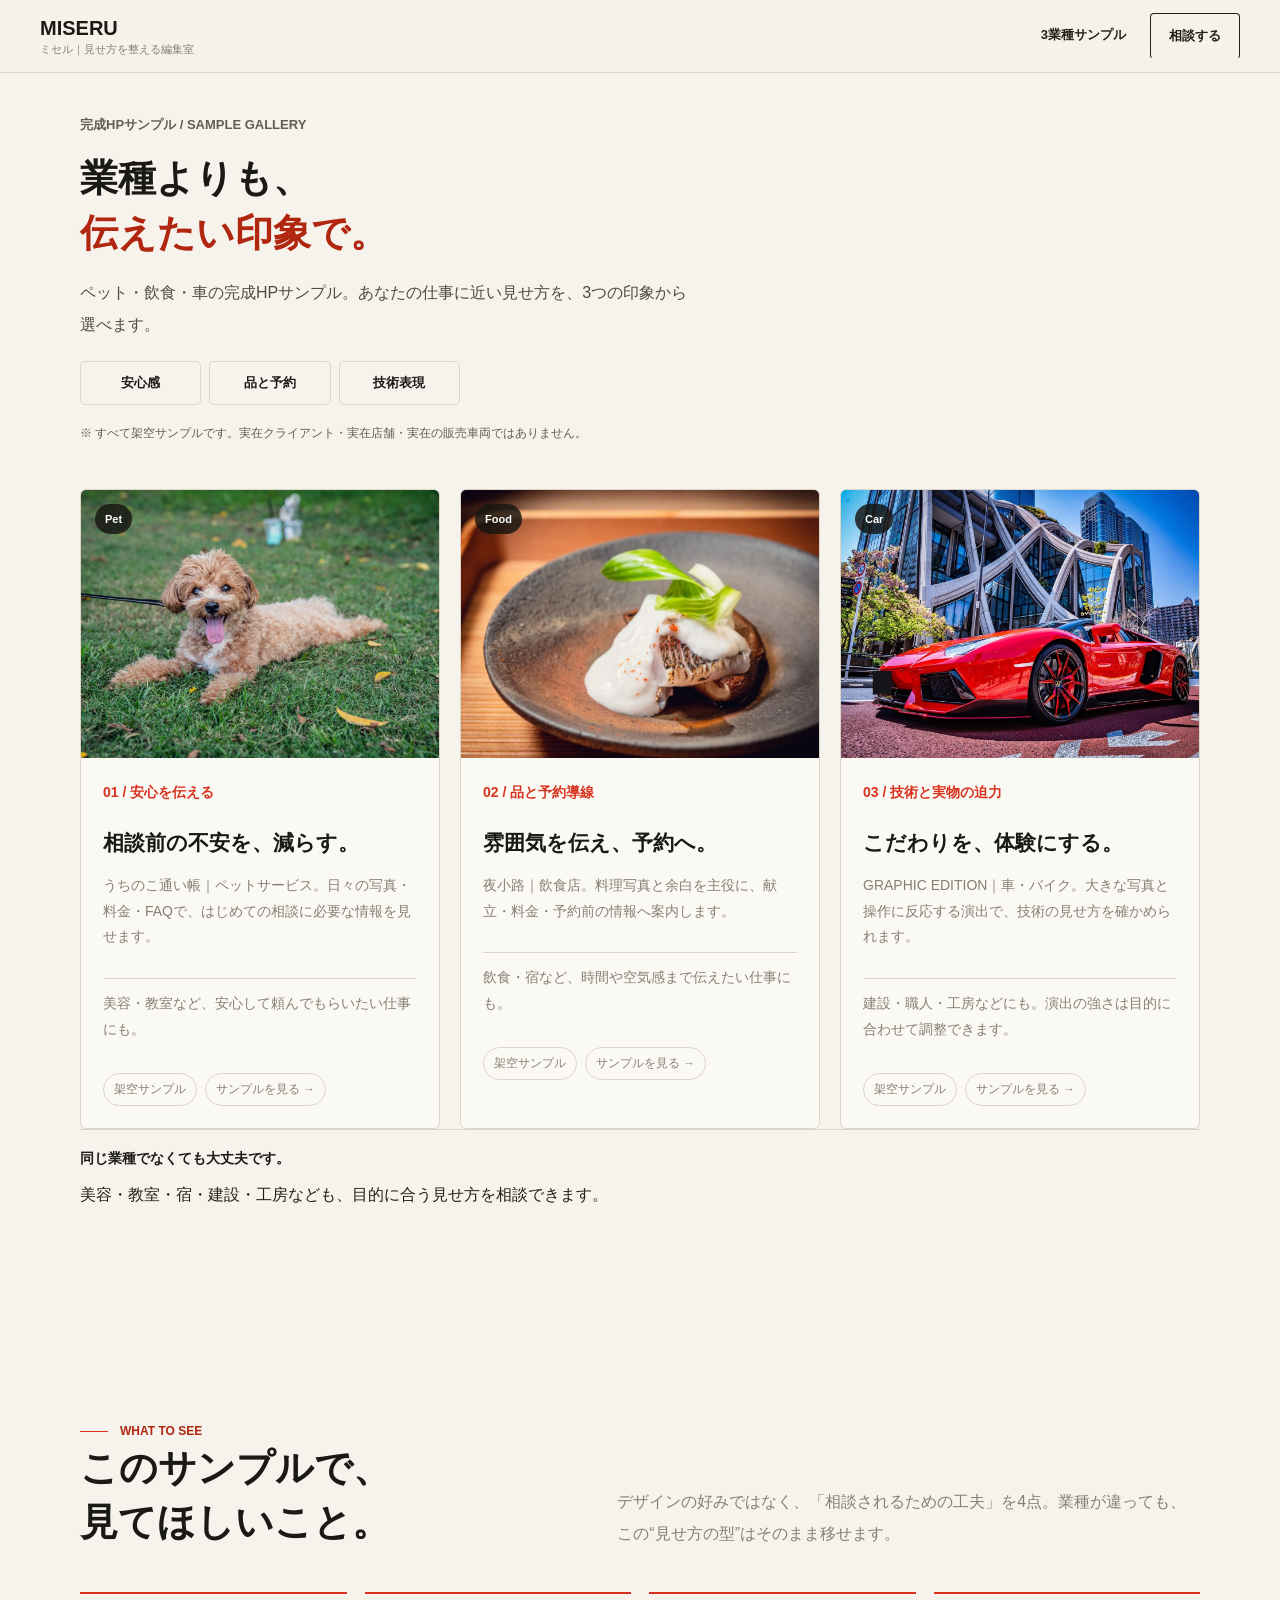
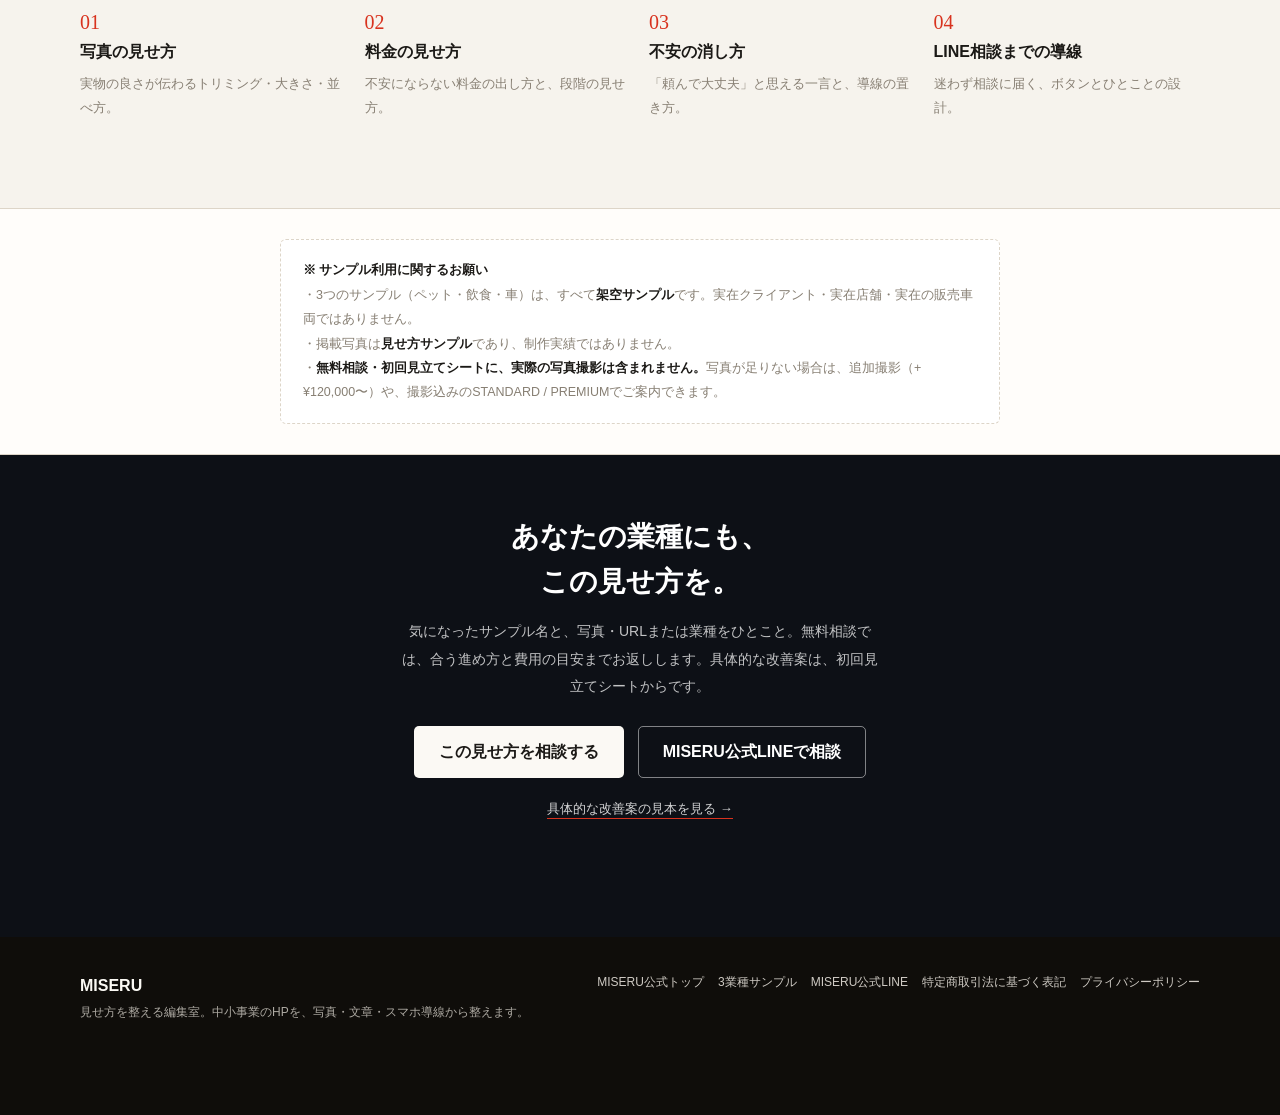
<file: sample.html>
﻿<!doctype html>
<html lang="ja">
<head>
<meta charset="utf-8">
<meta name="viewport" content="width=device-width, initial-scale=1">
<meta name="robots" content="noindex,nofollow">
<title>3業種の、完成HPサンプル。｜MISERU 見せ方サンプル</title>
<meta name="description" content="ペット・飲食・車関連、3業種の完成HPサンプル。スマホでもPCでも本物のHPと同じように動きます。すべて架空サンプルで、実在クライアントの制作実績ではありません。">
<!-- DOMAIN-MIGRATION: 独自ドメイン移行時に要書き換え（canonical / og:url / og:image） -->
<link rel="canonical" href="https://miseru-web.pages.dev/sample.html">
<meta property="og:type" content="website">
<meta property="og:url" content="https://miseru-web.pages.dev/sample.html">
<meta property="og:title" content="3業種の、完成HPサンプル。｜MISERU">
<meta property="og:description" content="ペット・飲食・車関連、3業種の完成HPサンプル。すべて架空サンプルです。">
<meta property="og:image" content="https://miseru-web.pages.dev/img/og-image.png">
<meta property="og:locale" content="ja_JP">
<meta name="theme-color" content="#1B1916">
<link rel="icon" href="favicon.svg" type="image/svg+xml">
<link rel="preconnect" href="https://fonts.googleapis.com">
<link rel="preconnect" href="https://fonts.gstatic.com" crossorigin>
<link href="https://fonts.googleapis.com/css2?family=Zen+Kaku+Gothic+New:wght@400;500;700&family=Shippori+Mincho+B1:wght@500;600;800&family=IBM+Plex+Mono:wght@400;500&display=swap" rel="stylesheet">
<link rel="stylesheet" href="samples-shared.css">
<style>
  /* 旧リンク救済ページ用の追加CSS（最小限） */
  .legacy-note{
    background:rgba(216,50,30,.08);
    border-left:3px solid var(--accent);
    padding:14px 18px;
    margin-top:22px;
    font-size:13px;
    line-height:1.85;
    color:var(--ink2);
    border-radius:0 4px 4px 0;
  }
  .legacy-note b{color:var(--ink);font-weight:700}
  .return-band{
    background:var(--night);
    color:#fff;
    padding:60px 0 90px;
    text-align:center;
    margin-top:0;
  }
  .return-band h2{
    font-family:var(--font-mincho);
    font-weight:600;
    font-size:clamp(22px,2.8vw,28px);
    line-height:1.6;
    margin-bottom:14px;
  }
  .return-band p{
    color:rgba(255,255,255,.75);
    font-size:14px;
    line-height:1.95;
    max-width:34em;
    margin:0 auto 26px;
  }
  .return-band .acts{
    display:flex;
    gap:14px;
    justify-content:center;
    flex-wrap:wrap;
  }
  .return-band .btn{min-width:200px}
  .disclaimer-band{
    background:#fffdfa;
    border-top:1px solid var(--line);
    border-bottom:1px solid var(--line);
    padding:30px 0;
    font-size:12.5px;
    line-height:1.95;
    color:var(--muted);
  }
  .disclaimer-band .disc-inner{
    background:#fff;
    border:1px dashed var(--line);
    border-radius:6px;
    padding:18px 22px;
    max-width:720px;
    margin:0 auto;
  }
  .disclaimer-band b{color:var(--ink);font-weight:700}
  /* このサンプルで見てほしいこと */
  .watch-grid{display:grid;grid-template-columns:repeat(4,1fr);gap:18px;margin-top:8px}
  .watch-item{border-top:2px solid var(--accent);padding-top:18px}
  .watch-item .wn{font-family:var(--font-mincho);font-size:20px;color:var(--accent);display:block;margin-bottom:8px;line-height:1}
  .watch-item h3{font-size:16px;font-weight:700;color:var(--ink);margin-bottom:8px;line-height:1.5}
  .watch-item p{font-size:13px;color:var(--muted);line-height:1.85}
  .sample-guide{
    margin:0 0 28px;
    padding:18px 20px;
    background:rgba(255,255,255,.66);
    border:1px solid var(--line);
    border-left:3px solid var(--accent);
    border-radius:0 8px 8px 0;
  }
  .sample-guide b{display:block;color:var(--ink);font-size:14px;margin-bottom:8px}
  .sample-guide ul{display:grid;grid-template-columns:repeat(3,1fr);gap:10px;margin:0;padding:0;list-style:none}
  .sample-guide li{font-size:12.8px;line-height:1.7;color:var(--muted)}
  .sample-guide strong{color:var(--accent);font-weight:700}
  @media(max-width:760px){.watch-grid{grid-template-columns:1fr 1fr;gap:16px 14px}}
  @media(max-width:760px){.sample-guide ul{grid-template-columns:1fr}.sample-guide{padding:16px 17px;margin-bottom:22px}}
  @media(max-width:430px){.watch-grid{grid-template-columns:1fr}}
  @media(min-width:961px){.gateway-hero h1{font-size:54px}}
  body,h1,h2,h3,.btn{letter-spacing:0}
  .gateway-hero{min-height:0;padding:0;background:var(--paper);color:var(--ink)}
  .gateway-hero::after{display:none}
  .gateway-hero .wrap{padding:40px 0 28px}
  .gateway-hero h1{color:var(--ink)}
  .gateway-hero h1 span{color:var(--accent2)}
  .gateway-hero .lead{color:#514A40;margin-top:16px}
  .gateway-kicker{color:#655D51;margin-bottom:14px}
  .gateway-actions{display:grid;grid-template-columns:repeat(3,minmax(0,1fr));gap:8px;margin-top:20px;max-width:380px}
  .gateway-actions .btn{min-width:0;padding:10px 6px;min-height:44px;font-size:13px;background:transparent;color:var(--ink);border:1px solid var(--line)}
  #samples{padding-top:16px}
  .gateway-hero h1{font-size:38px;line-height:1.45}
  .gateway-hero .lead{max-width:38em}
  .gateway-hero>.wrap{display:block}
  .gateway-note{color:#635D54;font-size:12px}
  .sample-guide{background:transparent;border:0;border-top:1px solid var(--line);border-radius:0;padding:16px 0 0;margin-bottom:26px}
  .sample-guide a{color:var(--ink);text-underline-offset:4px}
  .sample-card{border-radius:6px;scroll-margin-top:88px}
  .sample-card h3{font-family:var(--font-gothic);font-size:21px}
  .sample-card .role{font-size:13px;color:var(--accent);font-weight:700;margin-bottom:8px}
  .sample-card .near{font-size:13px;border-top:1px solid var(--line);padding-top:12px;margin-top:14px}
  .sample-card .body p{font-size:14px}
  .sample-card .meta{margin-top:16px}
  .gateway-kicker{letter-spacing:0}
  .return-band .btn{min-height:48px}
  @media(max-width:430px){.gateway-hero h1{font-size:30px}.sample-card h3{font-size:20px}.return-band .acts{display:grid}.return-band .btn{min-width:0;width:100%}}
</style>
</head>
<body>
<header class="sample-nav">
  <div class="in">
    <a href="index.html" class="brand" aria-label="MISERU トップへ">
      <b>MISERU</b>
      <span>ミセル｜見せ方を整える編集室</span>
    </a>
    <nav class="nav-links" aria-label="サンプルナビ">
      <a href="#samples">3業種サンプル</a>
      <a href="index.html#contact" class="nav-cta" data-cta="free-consult">相談する</a>
    </nav>
  </div>
</header>

<main>
  <section class="gateway-hero">
    <div class="wrap">
      <div>
        <p class="gateway-kicker">完成HPサンプル / SAMPLE GALLERY</p>
        <h1>業種よりも、<br><span>伝えたい印象で。</span></h1>
        <p class="lead">
          ペット・飲食・車の完成HPサンプル。あなたの仕事に近い見せ方を、3つの印象から選べます。
        </p>
        <div class="gateway-actions">
          <a href="#pet-example" class="btn">安心感</a>
          <a href="#food-example" class="btn">品と予約</a>
          <a href="#car-example" class="btn">技術表現</a>
        </div>
        <p class="gateway-note">
          ※ すべて架空サンプルです。実在クライアント・実在店舗・実在の販売車両ではありません。
        </p>
      </div>
    </div>
  </section>

  <section class="sec" id="samples">
    <div class="wrap">
      <div class="sample-card-grid">
        <a class="sample-card" id="pet-example" href="sample-pet.html" data-cta="sample-pet">
          <figure>
            <img src="img/samples/pet/optimized/pet-hero.jpg" alt="ペット業向け完成HPの架空サンプル" loading="lazy" decoding="async">
            <span class="tag">Pet</span>
          </figure>
          <div class="body">
            <p class="role">01 / 安心を伝える</p>
            <h3 class="mincho">相談前の不安を、減らす。</h3>
            <p>うちのこ通い帳｜ペットサービス。日々の写真・料金・FAQで、はじめての相談に必要な情報を見せます。</p>
            <p class="near">美容・教室など、安心して頼んでもらいたい仕事にも。</p>
            <div class="meta"><span>架空サンプル</span><span>サンプルを見る →</span></div>
          </div>
        </a>

        <a class="sample-card" id="food-example" href="sample-food.html" data-cta="sample-food">
          <figure>
            <img src="img/samples/food/optimized/food-hero.webp" alt="飲食店向け完成HPの架空サンプル" loading="lazy" decoding="async">
            <span class="tag">Food</span>
          </figure>
          <div class="body">
            <p class="role">02 / 品と予約導線</p>
            <h3 class="mincho">雰囲気を伝え、予約へ。</h3>
            <p>夜小路｜飲食店。料理写真と余白を主役に、献立・料金・予約前の情報へ案内します。</p>
            <p class="near">飲食・宿など、時間や空気感まで伝えたい仕事にも。</p>
            <div class="meta"><span>架空サンプル</span><span>サンプルを見る →</span></div>
          </div>
        </a>

        <a class="sample-card" id="car-example" href="sample-car.html" data-cta="sample-car">
          <figure>
            <img src="img/samples/car/optimized/car-hero.jpg" alt="車・バイク系サービス向け完成HPの架空サンプル" loading="lazy" decoding="async">
            <span class="tag">Car</span>
          </figure>
          <div class="body">
            <p class="role">03 / 技術と実物の迫力</p>
            <h3 class="mincho">こだわりを、体験にする。</h3>
            <p>GRAPHIC EDITION｜車・バイク。大きな写真と操作に反応する演出で、技術の見せ方を確かめられます。</p>
            <p class="near">建設・職人・工房などにも。演出の強さは目的に合わせて調整できます。</p>
            <div class="meta"><span>架空サンプル</span><span>サンプルを見る →</span></div>
          </div>
        </a>
      </div>
      <p class="sample-guide"><b>同じ業種でなくても大丈夫です。</b>美容・教室・宿・建設・工房なども、目的に合う見せ方を相談できます。</p>
    </div>
  </section>

  <section class="sec watch-sec">
    <div class="wrap">
      <div class="section-head">
        <div>
          <span class="eyebrow">What to see</span>
          <h2 class="mincho">このサンプルで、<br>見てほしいこと。</h2>
        </div>
        <p class="lead">デザインの好みではなく、「相談されるための工夫」を4点。業種が違っても、この“見せ方の型”はそのまま移せます。</p>
      </div>
      <div class="watch-grid">
        <div class="watch-item"><span class="wn">01</span><h3>写真の見せ方</h3><p>実物の良さが伝わるトリミング・大きさ・並べ方。</p></div>
        <div class="watch-item"><span class="wn">02</span><h3>料金の見せ方</h3><p>不安にならない料金の出し方と、段階の見せ方。</p></div>
        <div class="watch-item"><span class="wn">03</span><h3>不安の消し方</h3><p>「頼んで大丈夫」と思える一言と、導線の置き方。</p></div>
        <div class="watch-item"><span class="wn">04</span><h3>LINE相談までの導線</h3><p>迷わず相談に届く、ボタンとひとことの設計。</p></div>
      </div>
    </div>
  </section>

  <section class="disclaimer-band">
    <div class="wrap">
      <div class="disc-inner">
        <b>※ サンプル利用に関するお願い</b><br>
        ・3つのサンプル（ペット・飲食・車）は、すべて<b>架空サンプル</b>です。実在クライアント・実在店舗・実在の販売車両ではありません。<br>
        ・掲載写真は<b>見せ方サンプル</b>であり、制作実績ではありません。<br>
        ・<b>無料相談・初回見立てシートに、実際の写真撮影は含まれません。</b>写真が足りない場合は、追加撮影（+¥120,000〜）や、撮影込みのSTANDARD / PREMIUMでご案内できます。
      </div>
    </div>
  </section>

  <section class="return-band">
    <div class="wrap">
      <h2>あなたの業種にも、<br>この見せ方を。</h2>
      <p>気になったサンプル名と、写真・URLまたは業種をひとこと。無料相談では、合う進め方と費用の目安までお返しします。具体的な改善案は、初回見立てシートからです。</p>
      <div class="acts">
        <a href="index.html#contact" class="btn btn-cream" data-cta="free-consult">この見せ方を相談する</a>
        <a href="https://lin.ee/8StAYYY" target="_blank" rel="noopener noreferrer" class="btn btn-line-soft" data-cta="line-consult">MISERU公式LINEで相談</a>
      </div>
      <p style="margin-top:18px;font-size:13px"><a href="index.html#returns" data-cta="initial-sheet" style="color:rgba(255,255,255,.82);border-bottom:1px solid var(--accent);padding-bottom:2px">具体的な改善案の見本を見る →</a></p>
    </div>
  </section>
</main>

<footer class="mock-footer">
  <div class="wrap">
    <div>
      <b>MISERU</b>
      <p>見せ方を整える編集室。中小事業のHPを、写真・文章・スマホ導線から整えます。</p>
    </div>
    <nav aria-label="フッター">
      <a href="index.html">MISERU公式トップ</a>
      <a href="#samples">3業種サンプル</a>
      <a href="https://lin.ee/8StAYYY" target="_blank" rel="noopener noreferrer">MISERU公式LINE</a>
      <a href="tokushoho.html">特定商取引法に基づく表記</a>
      <a href="privacy.html">プライバシーポリシー</a>
    </nav>
  </div>
</footer>

<div class="fixed-cta" aria-label="スマホ固定CTA">
  <a class="primary" href="index.html#contact" data-cta="free-consult">写真・URLで相談</a>
  <a class="line" href="https://lin.ee/8StAYYY" target="_blank" rel="noopener noreferrer" data-cta="line-consult">公式LINEで相談</a>
</div>
<!-- Cloudflare Web Analytics --><script defer src='https://static.cloudflareinsights.com/beacon.min.js' data-cf-beacon='{"token": "488a9cb636c342efa6f8796ad615bf1c"}'></script><!-- End Cloudflare Web Analytics -->
</body>
</html>
</file>
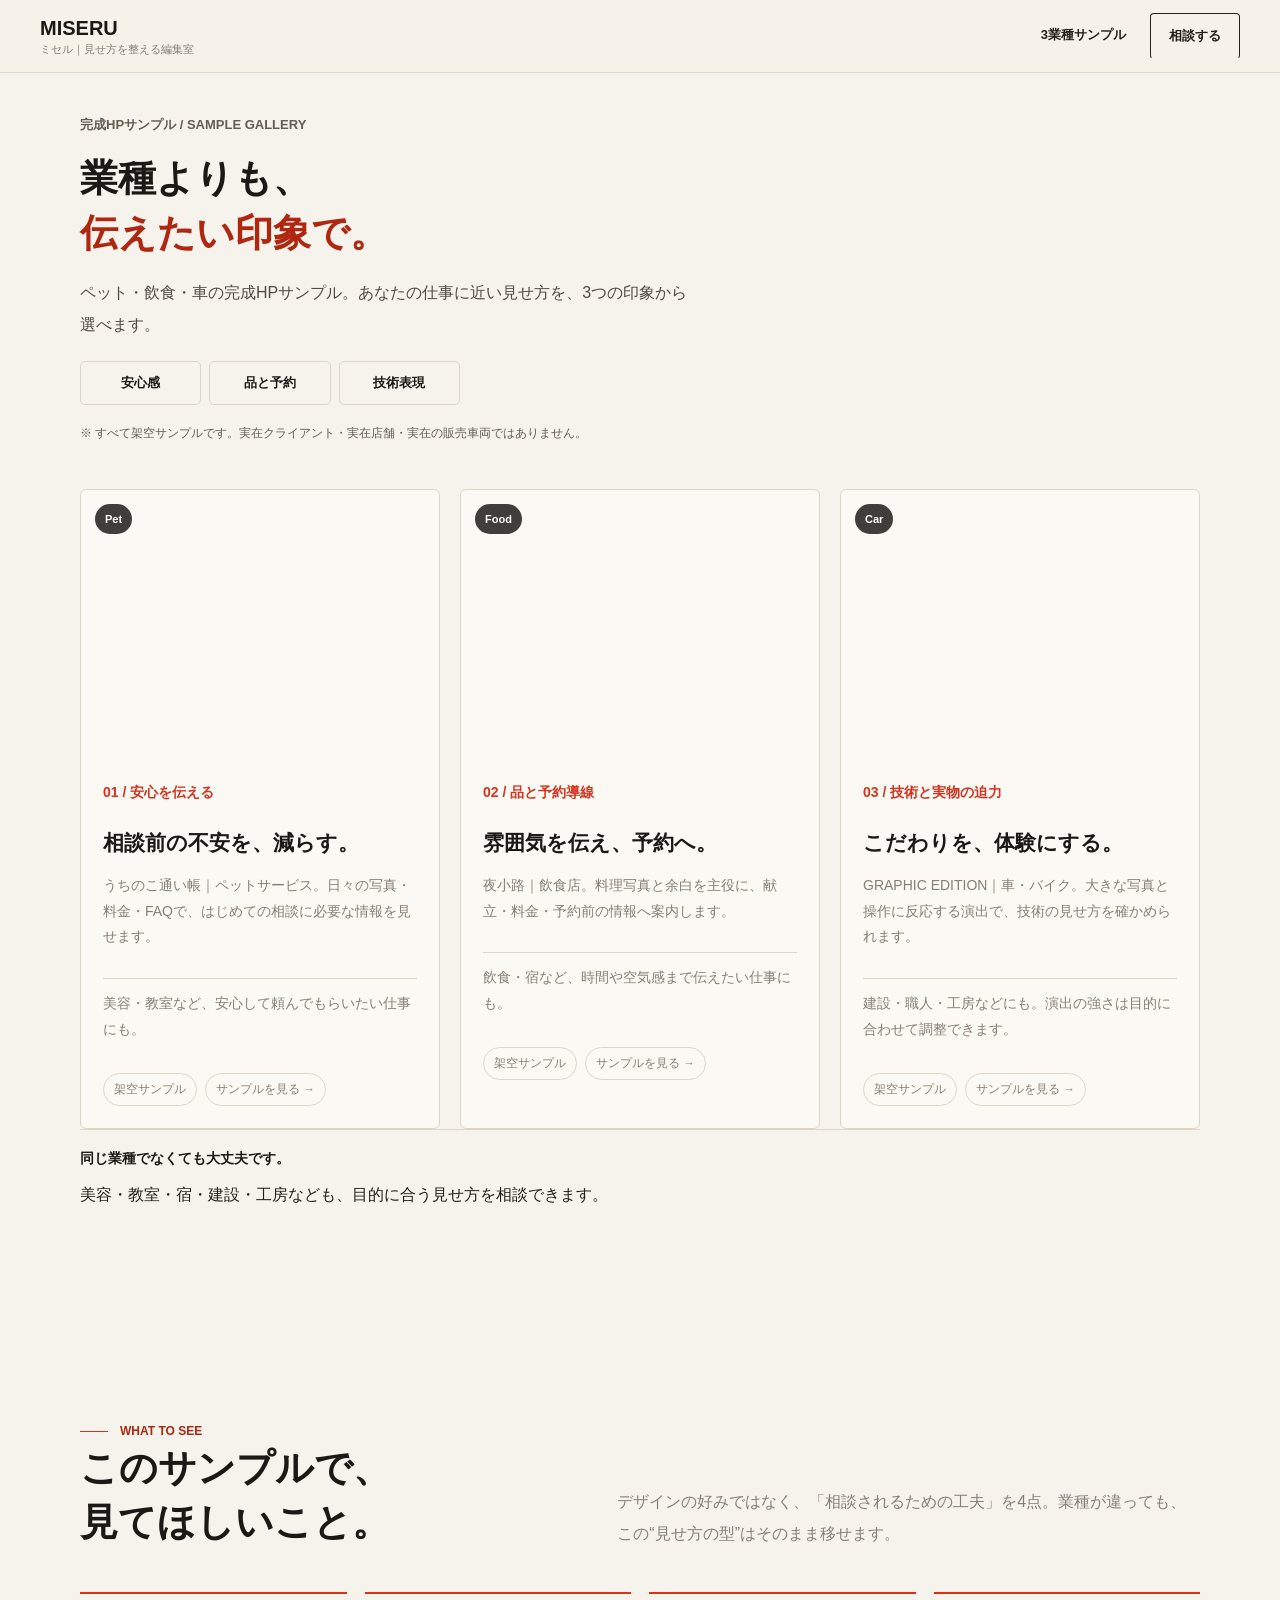
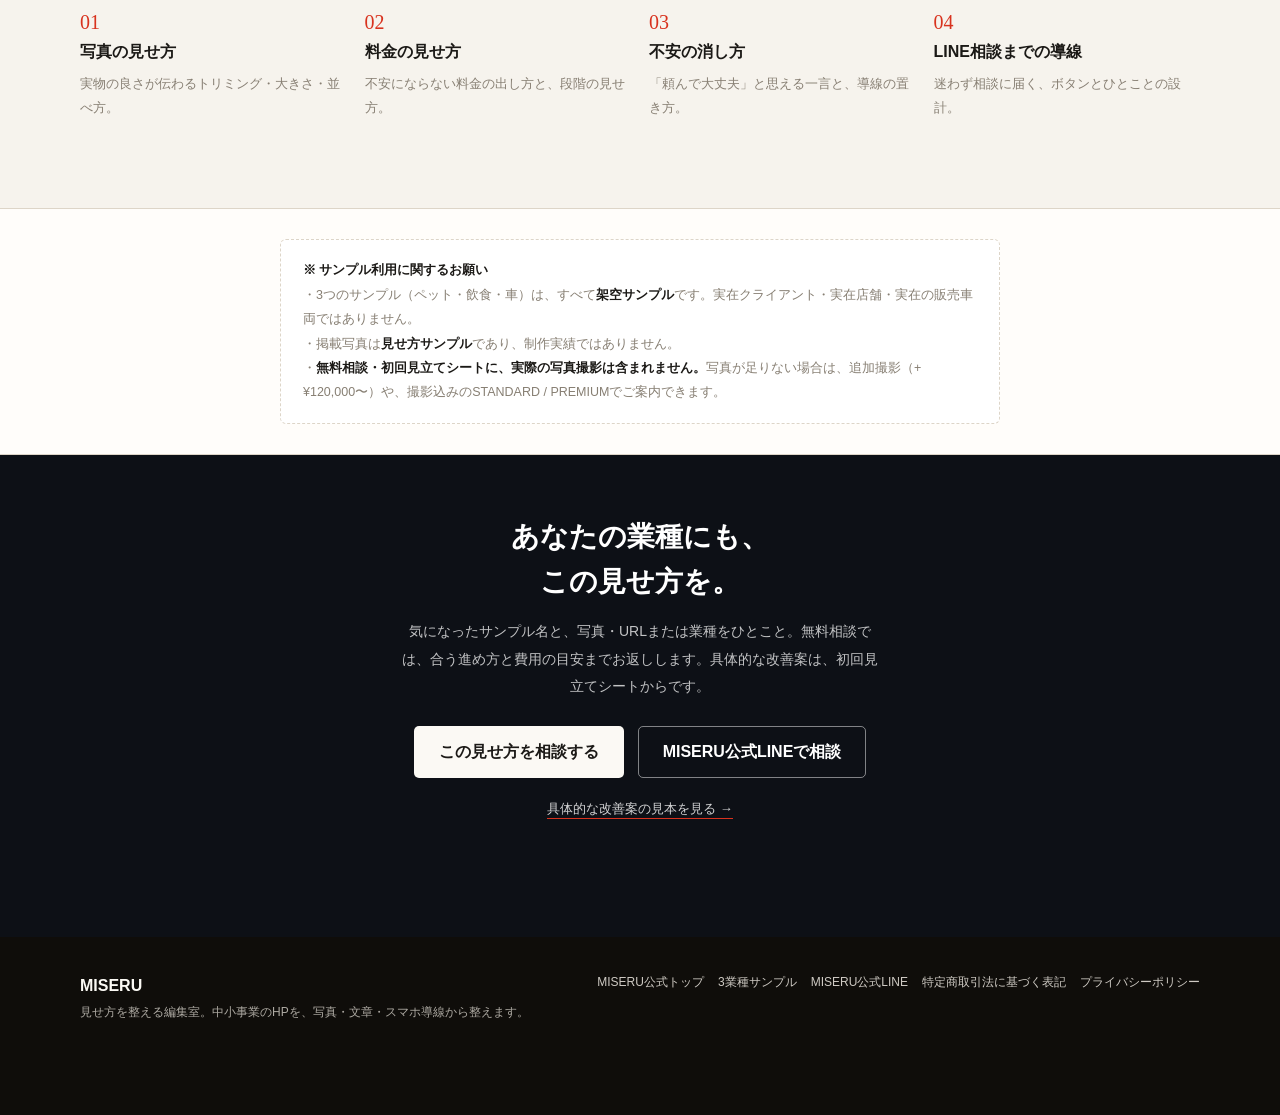
<file: samples.html>
<!doctype html>
<html lang="ja">
<head>
<meta charset="utf-8">
<meta name="viewport" content="width=device-width, initial-scale=1">
<meta name="robots" content="noindex,nofollow">
<title>移動しました｜MISERU</title>
<meta http-equiv="refresh" content="0;url=sample.html">
<!-- DOMAIN-MIGRATION: 独自ドメイン移行時に要書き換え（canonical） -->
<link rel="canonical" href="https://miseru-web.pages.dev/sample.html">
</head>
<body style="margin:0;background:#f6f3ee">
<p style="font-family:'Hiragino Sans',sans-serif;color:#1c1a17;padding:60px 24px;text-align:center;font-size:14px;line-height:2">
  サンプル一覧は <a href="sample.html" style="color:#b15c3c;font-weight:700">sample.html</a> に移動しました。<br>
  自動で移動しない場合は、上のリンクからどうぞ。
</p>
</body>
</html>
</file>
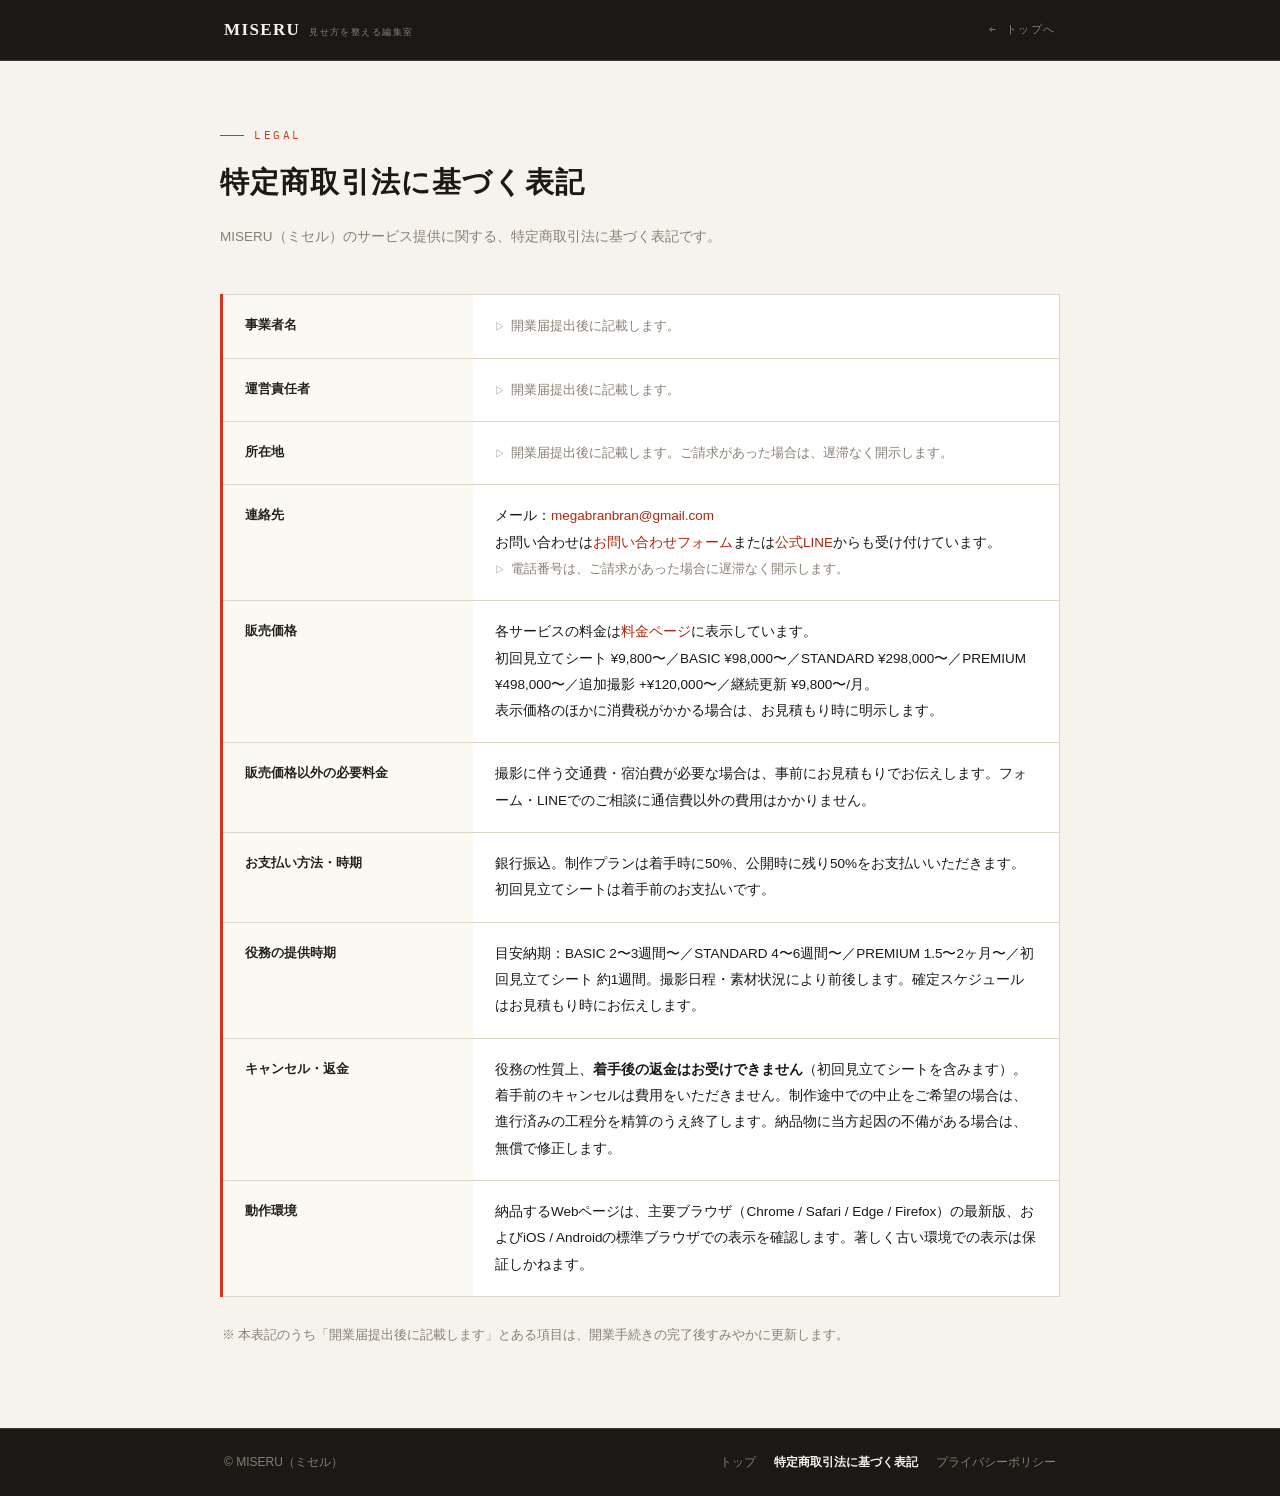
<file: tokushoho.html>
<!DOCTYPE html>
<html lang="ja">
<head>
<meta charset="UTF-8">
<meta name="viewport" content="width=device-width, initial-scale=1.0">
<title>特定商取引法に基づく表記｜MISERU（ミセル）</title>
<meta name="description" content="MISERU（ミセル）の特定商取引法に基づく表記です。">
<meta name="robots" content="noindex,follow">
<!-- DOMAIN-MIGRATION: 独自ドメイン移行時に要書き換え（canonical） -->
<link rel="canonical" href="https://miseru-web.pages.dev/tokushoho.html">
<meta name="theme-color" content="#1B1916">
<link rel="icon" href="favicon.svg" type="image/svg+xml">
<link rel="preconnect" href="https://fonts.googleapis.com">
<link rel="preconnect" href="https://fonts.gstatic.com" crossorigin>
<link href="https://fonts.googleapis.com/css2?family=Shippori+Mincho+B1:wght@700&family=Zen+Kaku+Gothic+New:wght@400;500;700&family=IBM+Plex+Mono:wght@400;500&display=swap" rel="stylesheet">
<style>
:root{
  --ink:#1B1916;
  --ink-2:#242019;
  --paper:#F6F3ED;
  --paper-2:#FBF9F4;
  --shu:#D8321E;
  --shu-deep:#B0260F;
  --grey:#877F73;
  --line:#DDD5C8;
  --line-ink:rgba(246,243,237,.16);
  --serif:'Shippori Mincho B1','Hiragino Mincho ProN','Yu Mincho','Noto Serif JP',serif;
  --sans:'Zen Kaku Gothic New','Hiragino Kaku Gothic ProN','Yu Gothic','Noto Sans JP',sans-serif;
  --mono:'IBM Plex Mono',ui-monospace,'SF Mono',Menlo,monospace;
}
*{box-sizing:border-box;margin:0;padding:0}
html{scroll-behavior:smooth}
body{font-family:var(--sans);background:var(--ink);color:var(--ink);line-height:1.95;font-size:14.5px;-webkit-font-smoothing:antialiased}
a{color:var(--shu-deep);text-decoration:none}
a:hover{text-decoration:underline}
:focus-visible{outline:2px solid var(--shu);outline-offset:3px;border-radius:2px}

/* ===== HEADER ===== */
header{
  background:rgba(27,25,22,.96);backdrop-filter:blur(8px);
  border-bottom:1px solid var(--line-ink);
  position:sticky;top:0;z-index:50;
}
.hdr{max-width:880px;margin:0 auto;padding:0 24px;height:60px;display:flex;align-items:center;justify-content:space-between}
.hdr-logo{
  font-family:var(--serif);font-weight:700;font-size:17px;color:var(--paper);
  text-decoration:none;letter-spacing:.08em;display:flex;align-items:baseline;gap:9px;
}
.hdr-logo small{font-family:var(--mono);font-weight:400;font-size:9px;letter-spacing:.16em;color:var(--grey)}
.hdr-back{
  font-family:var(--mono);font-size:11px;letter-spacing:.14em;color:var(--grey);
  text-decoration:none;display:flex;align-items:center;gap:6px;
}
.hdr-back:hover{color:var(--paper);text-decoration:none}

/* ===== MAIN ===== */
main{background:var(--paper);padding:64px 24px 80px;min-height:calc(100vh - 60px - 72px)}
.inner{max-width:840px;margin:0 auto}

/* eyebrow / kicker */
.kicker{
  font-family:var(--mono);font-size:10.5px;letter-spacing:.24em;
  color:var(--shu);text-transform:uppercase;display:flex;align-items:center;gap:10px;
}
.kicker::before{content:"";width:24px;height:1px;background:var(--shu);flex-shrink:0}

h1{
  font-family:var(--serif);font-weight:700;
  font-size:clamp(22px,3.2vw,29px);letter-spacing:.04em;
  margin-top:14px;line-height:1.65;color:var(--ink);
}
.lead{color:var(--grey);font-size:13.5px;margin-top:16px;line-height:2}

/* ===== TABLE ===== */
.legal-table{width:100%;border-collapse:collapse;margin-top:44px;font-size:13.5px;border:1px solid var(--line)}
.legal-table th,.legal-table td{
  padding:18px 22px;border-bottom:1px solid var(--line);
  vertical-align:top;text-align:left;line-height:1.95;
}
.legal-table th{
  width:30%;background:var(--paper-2);
  font-weight:700;font-size:12.5px;color:var(--ink-2);
  border-left:3px solid var(--shu);
}
.legal-table td{background:#fff}
.legal-table tr:last-child th,
.legal-table tr:last-child td{border-bottom:0}
.pending{color:var(--grey);font-size:12.5px}
.pending::before{content:"▷ ";font-family:var(--mono);font-size:10px}

.table-note{margin-top:26px;font-size:12.5px;color:var(--grey);line-height:2;padding-left:2px}

@media(max-width:600px){
  .legal-table th,.legal-table td{padding:14px 14px}
  .legal-table th{width:36%}
}

/* ===== FOOTER ===== */
footer{background:var(--ink);border-top:1px solid var(--line-ink)}
.ftr{max-width:880px;margin:0 auto;padding:22px 24px;display:flex;flex-wrap:wrap;gap:8px 22px;align-items:center;justify-content:space-between;font-size:12px;color:var(--grey)}
.ftr nav{display:flex;flex-wrap:wrap;gap:8px 18px}
.ftr a{color:var(--grey);text-decoration:none}
.ftr a:hover{color:var(--paper)}
.ftr a[aria-current="page"]{color:var(--paper);font-weight:700}
</style>
</head>
<body>
<header>
  <div class="hdr">
    <a href="index.html" class="hdr-logo">MISERU<small>見せ方を整える編集室</small></a>
    <a href="index.html" class="hdr-back">← トップへ</a>
  </div>
</header>

<main>
  <div class="inner">
    <p class="kicker">Legal</p>
    <h1>特定商取引法に基づく表記</h1>
    <p class="lead">MISERU（ミセル）のサービス提供に関する、特定商取引法に基づく表記です。</p>

    <!-- ============================================================
         TODO: 実受注開始前に必ず記載すること（開業届提出後・即更新）
         - 事業者名（屋号）
         - 運営責任者（氏名）
         - 所在地（または「請求があった場合に開示」形式）
         ============================================================ -->
    <table class="legal-table">
      <tr>
        <th scope="row">事業者名</th>
        <!-- 【開業届後に記入】事業者名（屋号） -->
        <td><span class="pending">開業届提出後に記載します。</span></td>
      </tr>
      <tr>
        <th scope="row">運営責任者</th>
        <!-- 【開業届後に記入】運営責任者氏名 -->
        <td><span class="pending">開業届提出後に記載します。</span></td>
      </tr>
      <tr>
        <th scope="row">所在地</th>
        <!-- 【開業届後に記入】所在地（請求があった場合は遅滞なく開示します、の形式も可） -->
        <td><span class="pending">開業届提出後に記載します。ご請求があった場合は、遅滞なく開示します。</span></td>
      </tr>
      <tr>
        <th scope="row">連絡先</th>
        <!-- 【開業届後に記入】電話番号・メールアドレス -->
        <td>メール：<a href="mailto:megabranbran@gmail.com">megabranbran@gmail.com</a><br>お問い合わせは<a href="index.html#contact">お問い合わせフォーム</a>または<a href="https://lin.ee/8StAYYY" target="_blank" rel="noopener noreferrer">公式LINE</a>からも受け付けています。<br><span class="pending">電話番号は、ご請求があった場合に遅滞なく開示します。</span></td>
      </tr>
      <tr>
        <th scope="row">販売価格</th>
        <td>各サービスの料金は<a href="index.html#pricing">料金ページ</a>に表示しています。<br>初回見立てシート ¥9,800〜／BASIC ¥98,000〜／STANDARD ¥298,000〜／PREMIUM ¥498,000〜／追加撮影 +¥120,000〜／継続更新 ¥9,800〜/月。<br>表示価格のほかに消費税がかかる場合は、お見積もり時に明示します。</td>
      </tr>
      <tr>
        <th scope="row">販売価格以外の必要料金</th>
        <td>撮影に伴う交通費・宿泊費が必要な場合は、事前にお見積もりでお伝えします。フォーム・LINEでのご相談に通信費以外の費用はかかりません。</td>
      </tr>
      <tr>
        <th scope="row">お支払い方法・時期</th>
        <!-- 要確認：支払い条件（着手時50%・公開時50%）は変更可 -->
        <td>銀行振込。制作プランは着手時に50%、公開時に残り50%をお支払いいただきます。初回見立てシートは着手前のお支払いです。</td>
      </tr>
      <tr>
        <th scope="row">役務の提供時期</th>
        <td>目安納期：BASIC 2〜3週間〜／STANDARD 4〜6週間〜／PREMIUM 1.5〜2ヶ月〜／初回見立てシート 約1週間。撮影日程・素材状況により前後します。確定スケジュールはお見積もり時にお伝えします。</td>
      </tr>
      <tr>
        <th scope="row">キャンセル・返金</th>
        <td>役務の性質上、<b>着手後の返金はお受けできません</b>（初回見立てシートを含みます）。着手前のキャンセルは費用をいただきません。制作途中での中止をご希望の場合は、進行済みの工程分を精算のうえ終了します。納品物に当方起因の不備がある場合は、無償で修正します。</td>
      </tr>
      <tr>
        <th scope="row">動作環境</th>
        <td>納品するWebページは、主要ブラウザ（Chrome / Safari / Edge / Firefox）の最新版、およびiOS / Androidの標準ブラウザでの表示を確認します。著しく古い環境での表示は保証しかねます。</td>
      </tr>
    </table>

    <p class="table-note">※ 本表記のうち「開業届提出後に記載します」とある項目は、開業手続きの完了後すみやかに更新します。</p>
  </div>
</main>

<footer>
  <div class="ftr">
    <span>© MISERU（ミセル）</span>
    <nav>
      <a href="index.html">トップ</a>
      <a href="tokushoho.html" aria-current="page">特定商取引法に基づく表記</a>
      <a href="privacy.html">プライバシーポリシー</a>
    </nav>
  </div>
</footer>
<!-- Cloudflare Web Analytics --><script defer src='https://static.cloudflareinsights.com/beacon.min.js' data-cf-beacon='{"token": "488a9cb636c342efa6f8796ad615bf1c"}'></script><!-- End Cloudflare Web Analytics -->
</body>
</html>
</file>
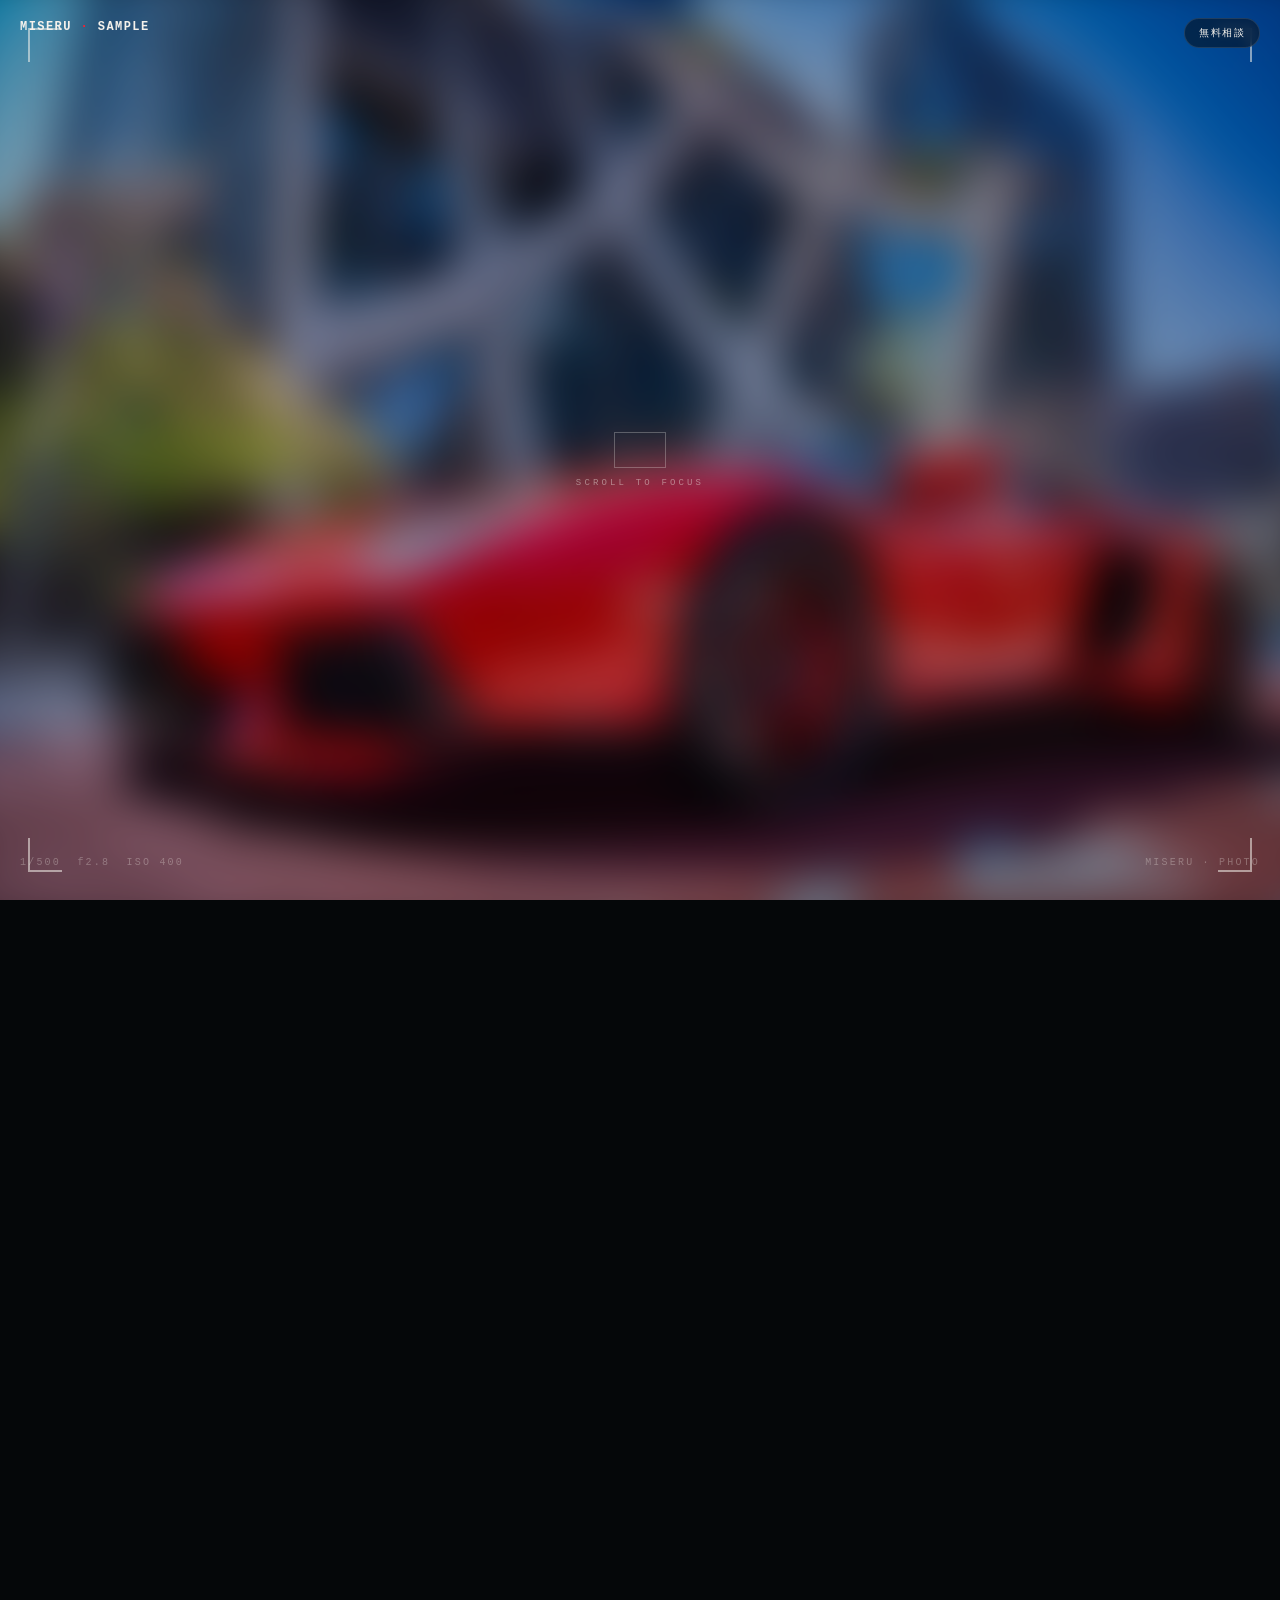
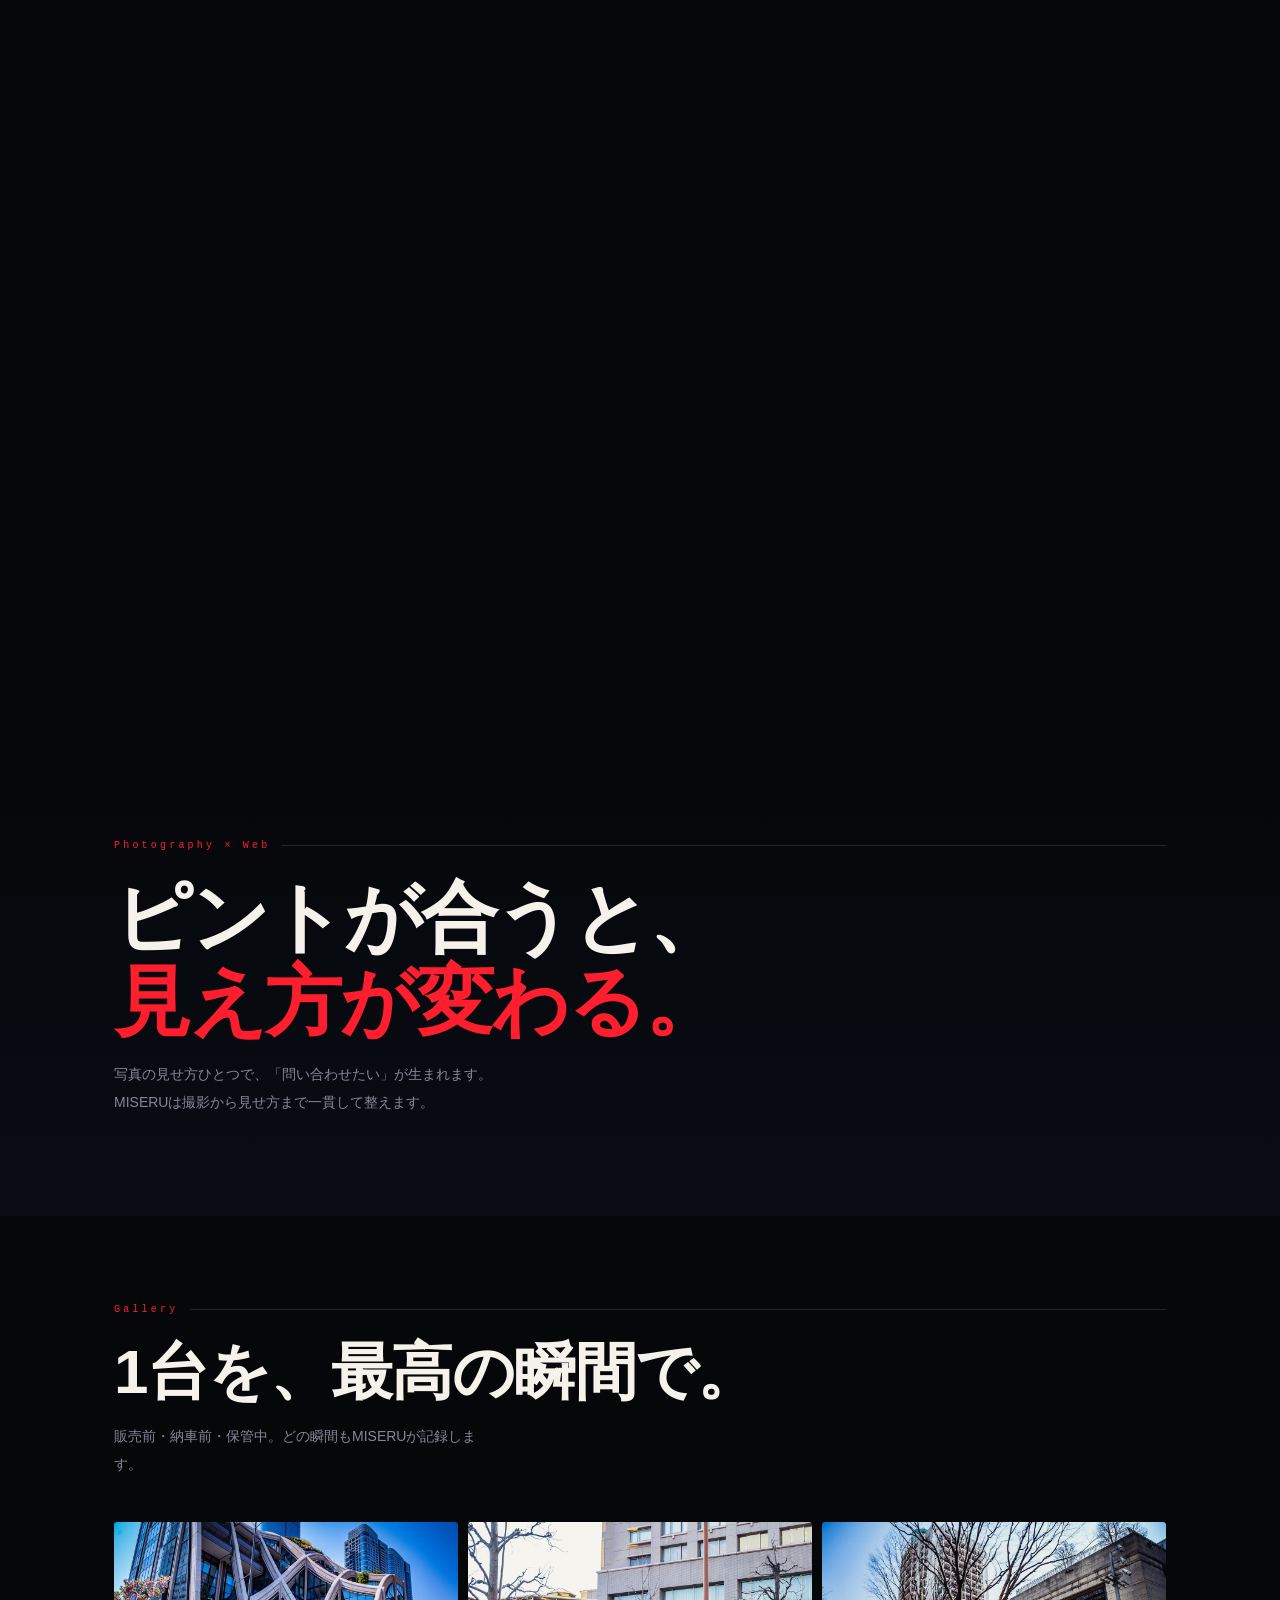
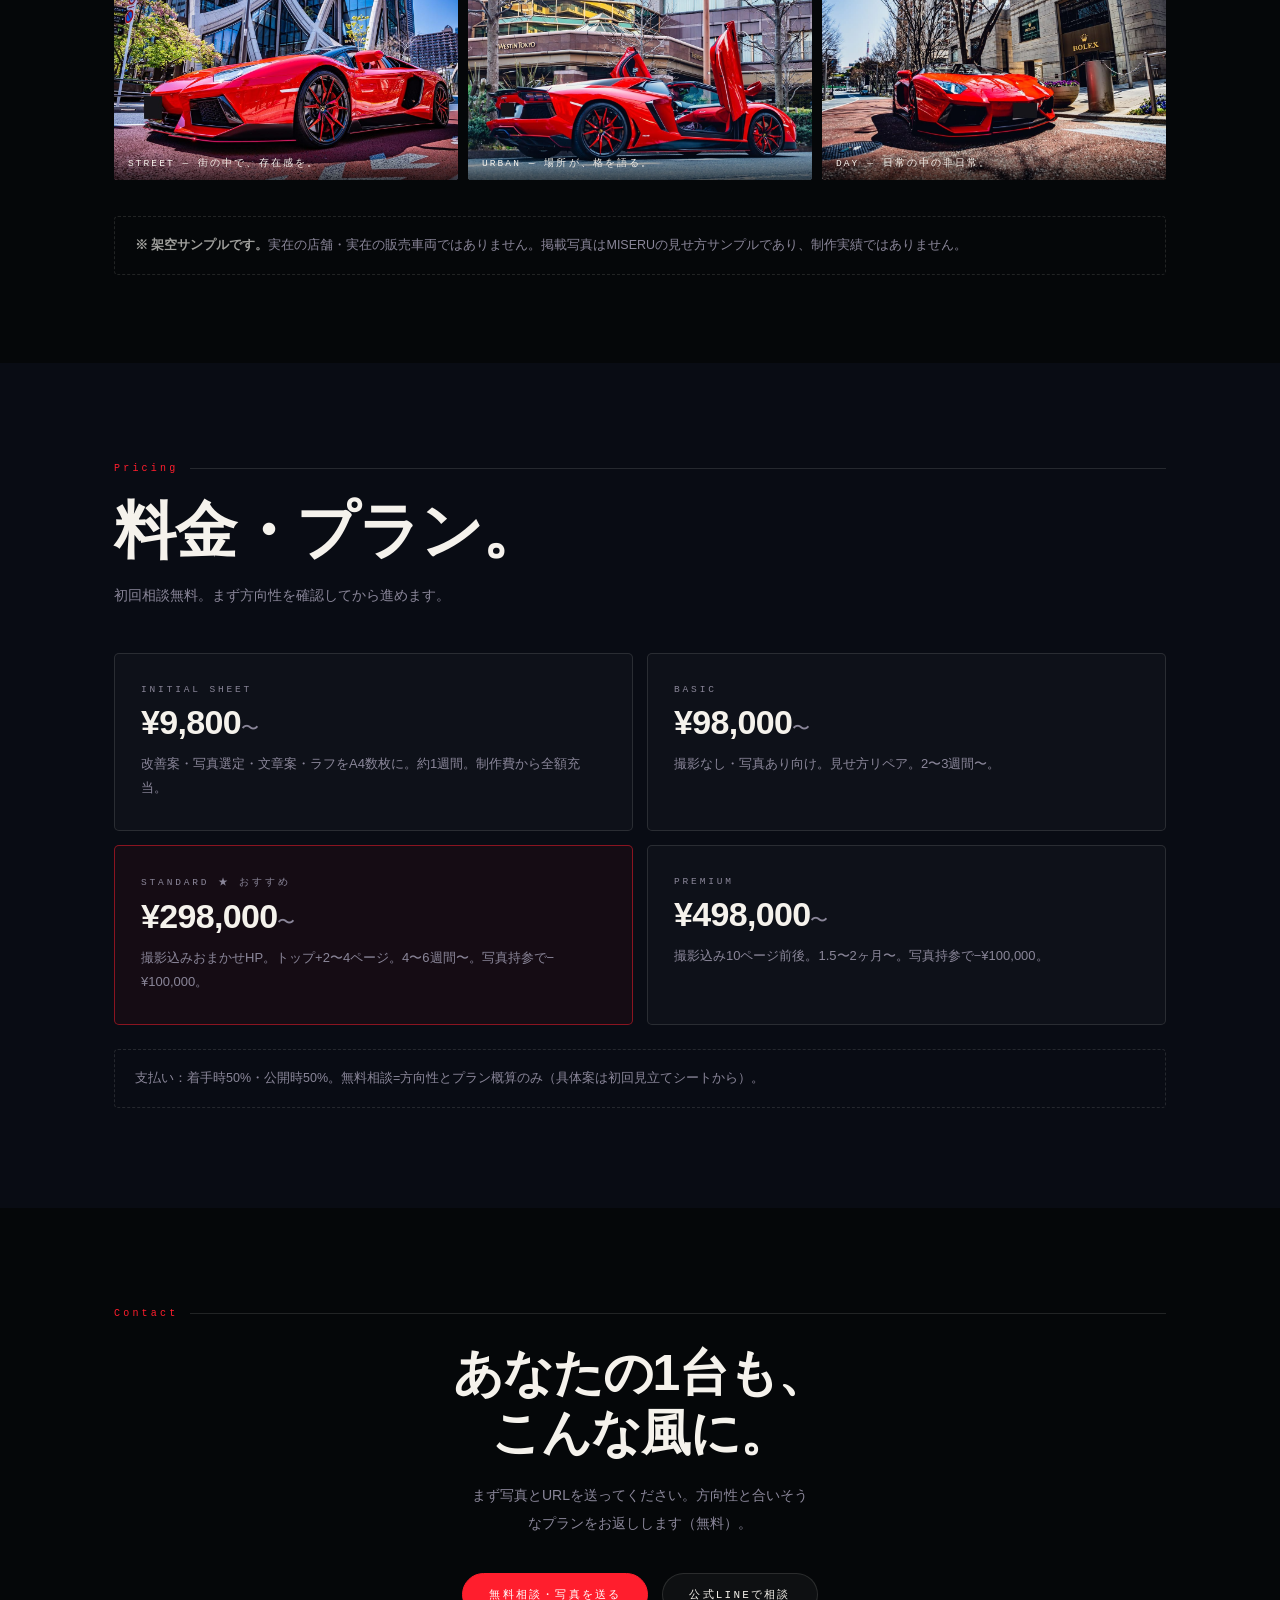
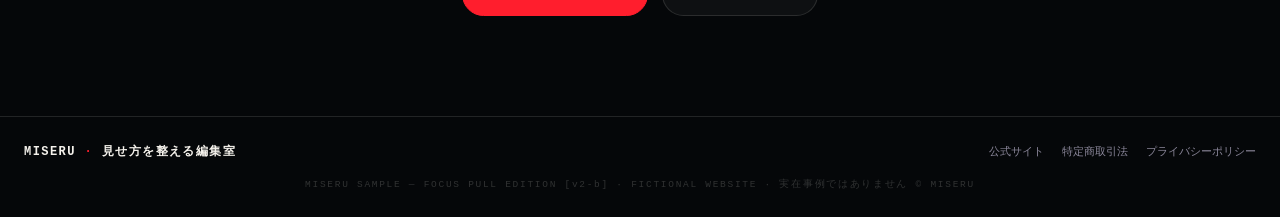
<file: lab/car-v2-b.html>
<!DOCTYPE html>
<!-- lab/car-v2-b.html — TRACK B PROTOTYPE B: ピントが合う瞬間 (2026-06-13)
     スクロールするとボケた車にピントが合う。カメラのファインダー体験。
     【不変】prices / disclaimers / LINEリンク
-->
<html lang="ja" style="background:#050709">
<head>
<meta charset="UTF-8">
<meta name="viewport" content="width=device-width,initial-scale=1,viewport-fit=cover">
<meta name="theme-color" content="#050709">
<meta name="color-scheme" content="dark">
<meta name="robots" content="noindex,nofollow">
<title>【v2-b ピント版】車・バイク見せ方サンプル｜MISERU SAMPLE</title>
<meta name="description" content="スクロールでピントが合い車が現れる、MISERUの車・バイク向け見せ方サンプル（架空）。実在事例ではありません。">
<style>
:root{
  --bg:#050709;
  --ink:#F5F2EC;
  --signal:#FF1E2D;
  --green:#00E87A;
  --smoke:#8A8699;
  --line:rgba(245,242,236,.12);
  --mono:"SF Mono",ui-monospace,SFMono-Regular,Menlo,Consolas,monospace;
  --sans:"Helvetica Neue",Helvetica,Arial,"Hiragino Kaku Gothic ProN","Hiragino Sans","Noto Sans JP",sans-serif;
}
*{margin:0;padding:0;box-sizing:border-box}
html,body{background:var(--bg);color-scheme:dark}
body{color:var(--ink);font-family:var(--sans);-webkit-font-smoothing:antialiased;overflow-x:hidden}
a{color:inherit;text-decoration:none}
img{display:block;max-width:100%}
button{font-family:inherit;cursor:pointer;background:none;border:0;color:inherit}

/* ===== FOCUS CONTAINER (scroll driver) ===== */
#focusContainer{
  position:relative;
  height:260svh;
}
#heroSticky{
  position:sticky;
  top:0;
  height:100svh;min-height:560px;
  overflow:hidden;
}
#carPhoto{
  position:absolute;inset:0;
  width:100%;height:100%;
  object-fit:cover;object-position:50% 55%;
  will-change:filter;
  filter:blur(22px) brightness(0.72);
  transform:scale(1.08);
  transition:filter .05s linear;
}

/* ===== VIEWFINDER OVERLAY ===== */
#vf{position:absolute;inset:0;z-index:10;pointer-events:none}
.vf-corner{
  position:absolute;width:26px;height:26px;
  border-color:rgba(245,242,236,.55);border-style:solid;
  transition:border-color .4s,width .4s,height .4s;
}
.vf-corner.locked{border-color:var(--green)}
.vf-tl{top:18px;left:18px;border-width:2px 0 0 2px}
.vf-tr{top:18px;right:18px;border-width:2px 2px 0 0}
.vf-bl{bottom:18px;left:18px;border-width:0 0 2px 2px}
.vf-br{bottom:18px;right:18px;border-width:0 2px 2px 0}
.vf-corner.wide{width:36px;height:36px}
@media(min-width:600px){
  .vf-corner{width:34px;height:34px}
  .vf-corner.wide{width:48px;height:48px}
  .vf-tl{top:28px;left:28px}.vf-tr{top:28px;right:28px}
  .vf-bl{bottom:28px;left:28px}.vf-br{bottom:28px;right:28px}
}
#afBox{
  position:absolute;top:50%;left:50%;
  transform:translate(-50%,-50%);
  width:52px;height:36px;
  border:1px solid rgba(245,242,236,.28);
  transition:border-color .3s,width .3s,height .3s;
}
#afBox.locked{border-color:var(--green);width:42px;height:28px}
#afStatus{
  position:absolute;
  bottom:calc(50% - 38px);left:50%;
  transform:translateX(-50%);
  font-family:var(--mono);font-size:9px;letter-spacing:.35em;
  color:rgba(245,242,236,.45);text-transform:uppercase;white-space:nowrap;
  transition:color .3s;
}
#afStatus.locked{color:var(--green)}
.vf-expo{
  position:absolute;bottom:22px;
  font-family:var(--mono);font-size:9px;letter-spacing:.22em;color:rgba(245,242,236,.3);
}
.vf-expo-l{left:20px}.vf-expo-r{right:20px;text-align:right}
@media(min-width:600px){.vf-expo{bottom:32px;font-size:10px}}

#scrollHint{
  position:absolute;
  bottom:calc(env(safe-area-inset-bottom)+56px);
  left:50%;transform:translateX(-50%);
  font-family:var(--mono);font-size:10px;letter-spacing:.28em;
  color:rgba(245,242,236,.38);white-space:nowrap;
  animation:pulse 2.4s ease-in-out infinite;
  transition:opacity .6s;
}
#scrollHint.hidden{opacity:0}
@keyframes pulse{0%,100%{opacity:.38}50%{opacity:.65}}

.hud{position:absolute;z-index:20;font-family:var(--mono);font-size:10px;letter-spacing:.2em;color:var(--smoke)}
.hud-tl{top:20px;left:20px;pointer-events:auto}
.hud-tr{top:18px;right:20px;pointer-events:auto}
.brand{font-size:12px;font-weight:700;letter-spacing:.12em;color:var(--ink)}
.brand em{font-style:normal;color:var(--signal)}
.nav-cta{
  display:inline-block;pointer-events:auto;
  border:1px solid var(--line);padding:7px 14px;border-radius:999px;
  color:var(--ink);letter-spacing:.14em;font-size:10px;font-family:var(--mono);
  backdrop-filter:blur(6px);background:rgba(5,7,9,.5);
  transition:background .3s,border-color .3s;
}
.nav-cta:hover{background:var(--signal);border-color:var(--signal)}

#carReveal{
  position:absolute;
  bottom:calc(env(safe-area-inset-bottom)+48px);
  left:0;right:0;padding:0 24px;text-align:center;
  opacity:0;transform:translateY(12px);
  transition:opacity .9s cubic-bezier(.16,1,.3,1),transform .9s cubic-bezier(.16,1,.3,1);
  pointer-events:none;z-index:15;
}
#carReveal.visible{opacity:1;transform:none}
#carReveal .cr-tag{font-family:var(--mono);font-size:9.5px;letter-spacing:.35em;color:var(--green);margin-bottom:10px;display:block}
#carReveal .cr-name{font-weight:800;font-size:clamp(26px,5vw,52px);letter-spacing:-.03em;color:var(--ink);line-height:1.05}
#carReveal .cr-sub{font-family:var(--mono);font-size:11px;letter-spacing:.22em;color:var(--smoke);margin-top:10px;display:block}

#focusBar{position:absolute;bottom:0;left:0;height:2px;background:var(--signal);width:0%;z-index:15}

/* ===== CONTENT ===== */
.sec{padding:88px 0;background:var(--bg)}
.wrap{max-width:1100px;margin:0 auto;padding:0 24px}
.eyebrow{font-family:var(--mono);font-size:10px;letter-spacing:.32em;color:var(--signal);display:flex;align-items:center;gap:12px;margin-bottom:24px}
.eyebrow::after{content:"";height:1px;flex:1;background:var(--line)}
.sec-h{font-weight:800;letter-spacing:-.02em;line-height:1.08;font-size:clamp(30px,5vw,62px);color:var(--ink)}
.sec-lead{color:var(--smoke);line-height:2;font-size:14px;max-width:50ch;margin-top:16px}
#statement{background:linear-gradient(180deg,#050709 0%,#090c14 100%);padding:100px 0}
#statement .big{font-weight:800;font-size:clamp(34px,6vw,80px);letter-spacing:-.03em;line-height:1.1;color:var(--ink)}
#statement .big em{font-style:normal;color:var(--signal)}
.gal{display:grid;grid-template-columns:repeat(3,1fr);gap:10px;margin-top:44px}
@media(max-width:680px){.gal{grid-template-columns:1fr}}
.gal figure{position:relative;overflow:hidden;border-radius:3px}
.gal figure img{width:100%;aspect-ratio:4/3;object-fit:cover;transition:transform .9s cubic-bezier(.16,1,.3,1);display:block}
.gal figure:hover img{transform:scale(1.04)}
.gal figcaption{position:absolute;bottom:0;left:0;right:0;padding:10px 14px;background:linear-gradient(transparent,rgba(0,0,0,.65));font-family:var(--mono);font-size:9.5px;letter-spacing:.22em;color:var(--ink)}
.disclaimer{margin-top:36px;padding:16px 20px;border:1px dashed rgba(245,242,236,.12);border-radius:4px;font-size:12.5px;color:var(--smoke);line-height:2}
.disclaimer b{color:rgba(245,242,236,.65)}
#price{background:#090c14;padding:100px 0}
.price-grid{display:grid;grid-template-columns:repeat(2,1fr);gap:14px;margin-top:44px}
@media(max-width:580px){.price-grid{grid-template-columns:1fr}}
.price-card{border:1px solid var(--line);padding:30px 26px;border-radius:5px;background:rgba(255,255,255,.025)}
.price-card.star{border-color:rgba(255,30,45,.5);background:rgba(255,30,45,.05)}
.price-label{font-family:var(--mono);font-size:9.5px;letter-spacing:.3em;color:var(--smoke);margin-bottom:8px}
.price-num{font-size:clamp(22px,3.5vw,34px);font-weight:800;letter-spacing:-.02em;color:var(--ink)}
.price-num small{font-size:.52em;font-weight:400;color:var(--smoke);letter-spacing:0}
.price-desc{color:var(--smoke);font-size:13px;line-height:1.85;margin-top:10px}
#cta{padding:100px 0;text-align:center}
#cta .cta-h{font-weight:800;font-size:clamp(24px,4vw,50px);letter-spacing:-.02em;line-height:1.2}
#cta .cta-lead{color:var(--smoke);font-size:14px;line-height:2;margin:18px auto 0;max-width:44ch}
.cta-btns{display:flex;gap:14px;justify-content:center;flex-wrap:wrap;margin-top:36px}
.btn{display:inline-block;padding:13px 26px;border-radius:999px;font-family:var(--mono);font-size:11px;letter-spacing:.2em;border:1px solid var(--line);transition:background .3s,border-color .3s,color .3s}
.btn-primary{background:var(--signal);border-color:var(--signal);color:#fff}
.btn-primary:hover{background:#e01020;border-color:#e01020}
.btn-ghost{background:rgba(255,255,255,.04);color:var(--ink)}
.btn-ghost:hover{background:var(--signal);border-color:var(--signal)}
footer{border-top:1px solid var(--line);padding:26px 24px;font-family:var(--mono);display:flex;flex-wrap:wrap;gap:10px 24px;align-items:center;justify-content:space-between;font-size:11px;color:var(--smoke)}
footer a{color:var(--smoke);transition:color .2s}
footer a:hover{color:var(--ink)}
.fin{color:rgba(245,242,236,.18);font-size:9.5px;letter-spacing:.18em;margin-top:8px;width:100%;text-align:center}
@media(prefers-reduced-motion:reduce){*{transition-duration:.01ms!important;animation:none!important}}
</style>
</head>
<body>

<div id="focusContainer">
  <div id="heroSticky">
    <img id="carPhoto" src="../img/samples/car/optimized/car-hero.jpg" alt="">

    <div id="vf" aria-hidden="true">
      <div class="vf-corner vf-tl"></div>
      <div class="vf-corner vf-tr"></div>
      <div class="vf-corner vf-bl"></div>
      <div class="vf-corner vf-br"></div>
      <div id="afBox"></div>
      <div id="afStatus">SCROLL TO FOCUS</div>
      <div class="vf-expo vf-expo-l">1/500&nbsp;&nbsp;f2.8&nbsp;&nbsp;ISO 400</div>
      <div class="vf-expo vf-expo-r">MISERU · PHOTO</div>
    </div>

    <div class="hud hud-tl"><a href="../index.html" class="brand">MISERU <em>·</em> SAMPLE</a></div>
    <div class="hud hud-tr"><a href="../index.html#contact" class="nav-cta">無料相談</a></div>

    <div id="scrollHint">↓ SCROLL</div>
    <div id="focusBar"></div>

    <div id="carReveal">
      <span class="cr-tag">FOCUS LOCKED</span>
      <p class="cr-name">撮影込みで<br>整えるHP</p>
      <span class="cr-sub">STANDARD ¥298,000〜 · 撮影込みおまかせ</span>
    </div>
  </div>
</div>

<section class="sec" id="statement">
  <div class="wrap">
    <p class="eyebrow">Photography × Web</p>
    <p class="big">ピントが合うと、<br><em>見え方が変わる。</em></p>
    <p class="sec-lead">写真の見せ方ひとつで、「問い合わせたい」が生まれます。MISERUは撮影から見せ方まで一貫して整えます。</p>
  </div>
</section>

<section class="sec" id="gallery">
  <div class="wrap">
    <p class="eyebrow">Gallery</p>
    <h2 class="sec-h">1台を、最高の瞬間で。</h2>
    <p class="sec-lead">販売前・納車前・保管中。どの瞬間もMISERUが記録します。</p>
    <div class="gal">
      <figure><img src="../img/samples/car/optimized/car-hero.jpg" alt="建物前の赤いスポーツカー（架空サンプル）"><figcaption>STREET — 街の中で、存在感を。</figcaption></figure>
      <figure><img src="../img/samples/car/optimized/car-westin.jpg" alt="ホテル前の赤いスポーツカー（架空サンプル）"><figcaption>URBAN — 場所が、格を語る。</figcaption></figure>
      <figure><img src="../img/samples/car/optimized/car-rolex.jpg" alt="街中の赤いスポーツカー（架空サンプル）"><figcaption>DAY — 日常の中の非日常。</figcaption></figure>
    </div>
    <p class="disclaimer"><b>※ 架空サンプルです。</b>実在の店舗・実在の販売車両ではありません。掲載写真はMISERUの見せ方サンプルであり、制作実績ではありません。</p>
  </div>
</section>

<section class="sec" id="price">
  <div class="wrap">
    <p class="eyebrow">Pricing</p>
    <h2 class="sec-h">料金・プラン。</h2>
    <p class="sec-lead">初回相談無料。まず方向性を確認してから進めます。</p>
    <div class="price-grid">
      <div class="price-card"><p class="price-label">INITIAL SHEET</p><p class="price-num">¥9,800<small>〜</small></p><p class="price-desc">改善案・写真選定・文章案・ラフをA4数枚に。約1週間。制作費から全額充当。</p></div>
      <div class="price-card"><p class="price-label">BASIC</p><p class="price-num">¥98,000<small>〜</small></p><p class="price-desc">撮影なし・写真あり向け。見せ方リペア。2〜3週間〜。</p></div>
      <div class="price-card star"><p class="price-label">STANDARD ★ おすすめ</p><p class="price-num">¥298,000<small>〜</small></p><p class="price-desc">撮影込みおまかせHP。トップ+2〜4ページ。4〜6週間〜。写真持参で−¥100,000。</p></div>
      <div class="price-card"><p class="price-label">PREMIUM</p><p class="price-num">¥498,000<small>〜</small></p><p class="price-desc">撮影込み10ページ前後。1.5〜2ヶ月〜。写真持参で−¥100,000。</p></div>
    </div>
    <p class="disclaimer" style="margin-top:24px">支払い：着手時50%・公開時50%。無料相談=方向性とプラン概算のみ（具体案は初回見立てシートから）。</p>
  </div>
</section>

<section class="sec" id="cta">
  <div class="wrap" style="text-align:center">
    <p class="eyebrow" style="justify-content:center">Contact</p>
    <h2 class="cta-h">あなたの1台も、<br>こんな風に。</h2>
    <p class="cta-lead">まず写真とURLを送ってください。方向性と合いそうなプランをお返しします（無料）。</p>
    <div class="cta-btns">
      <a href="../index.html#contact" class="btn btn-primary">無料相談・写真を送る</a>
      <a href="https://lin.ee/8StAYYY" target="_blank" rel="noopener noreferrer" class="btn btn-ghost">公式LINEで相談</a>
    </div>
  </div>
</section>

<footer>
  <span class="brand">MISERU <em style="font-style:normal;color:var(--signal)">·</em> 見せ方を整える編集室</span>
  <nav style="display:flex;gap:18px;flex-wrap:wrap">
    <a href="../index.html">公式サイト</a>
    <a href="../tokushoho.html">特定商取引法</a>
    <a href="../privacy.html">プライバシーポリシー</a>
  </nav>
  <span class="fin">MISERU SAMPLE — FOCUS PULL EDITION [v2-b] · FICTIONAL WEBSITE · 実在事例ではありません © MISERU</span>
</footer>

<script>
(function(){
'use strict';
var reduced = window.matchMedia('(prefers-reduced-motion:reduce)').matches;
var carPhoto   = document.getElementById('carPhoto');
var afBox      = document.getElementById('afBox');
var afStatus   = document.getElementById('afStatus');
var focusBar   = document.getElementById('focusBar');
var corners    = document.querySelectorAll('.vf-corner');
var carReveal  = document.getElementById('carReveal');
var scrollHint = document.getElementById('scrollHint');
var container  = document.getElementById('focusContainer');
var MAX_BLUR = 22, LOCK_THRESH = 0.88;
var locked = false, hintHidden = false;

function setFocus(p){
  var blur   = (1 - p) * MAX_BLUR;
  var bright = 0.72 + p * 0.38;
  var scale  = 1.08 - p * 0.08;
  carPhoto.style.filter    = 'blur('+blur.toFixed(2)+'px) brightness('+bright.toFixed(3)+')';
  carPhoto.style.transform = 'scale('+scale.toFixed(4)+')';
  focusBar.style.width     = (p * 100).toFixed(1)+'%';

  if(p >= LOCK_THRESH && !locked){
    locked = true;
    afBox.classList.add('locked');
    afStatus.classList.add('locked');
    afStatus.textContent = 'FOCUS LOCKED';
    corners.forEach(function(c){ c.classList.add('locked'); c.classList.remove('wide'); });
    carReveal.classList.add('visible');
  } else if(p < LOCK_THRESH && locked){
    locked = false;
    afBox.classList.remove('locked');
    afStatus.classList.remove('locked');
    afStatus.textContent = p < 0.05 ? 'SCROLL TO FOCUS' : 'FOCUSING···';
    corners.forEach(function(c){ c.classList.remove('locked'); });
    carReveal.classList.remove('visible');
  } else if(!locked){
    afStatus.textContent = p < 0.05 ? 'SCROLL TO FOCUS' : 'FOCUSING···';
    var wide = p > 0.1 && p < LOCK_THRESH;
    corners.forEach(function(c){ wide ? c.classList.add('wide') : c.classList.remove('wide'); });
  }
  if(p > 0.06 && !hintHidden){ hintHidden = true; scrollHint.classList.add('hidden'); }
}

if(reduced){ setFocus(1); return; }

function onScroll(){
  var rect = container.getBoundingClientRect();
  var range = container.offsetHeight - window.innerHeight;
  var p = Math.max(0, Math.min(1, -rect.top / Math.max(1, range)));
  setFocus(p);
}
window.addEventListener('scroll', onScroll, {passive:true});
onScroll();
}());
</script>
<!-- Cloudflare Web Analytics -->
<script defer src='https://static.cloudflareinsights.com/beacon.min.js' data-cf-beacon='{"token":"488a9cb636c342efa6f8796ad615bf1c"}'></script>
</body>
</html>
</file>
<file: samples-shared.css>
:root {
  --ink: #1B1916;
  --ink2: #242019;
  --paper: #F6F3ED;
  --sand: #DDD5C8;
  --sand2: #C8BFB1;
  --white: #FBF9F4;
  --line: #DDD5C8;
  --muted: #877F73;
  --muted2: #9A9184;
  --accent: #D8321E;
  --accent2: #B0260F;
  --green: #25483a;
  --night: #0d1016;
  --line-dark: rgba(246,243,237,.16);
  --font-gothic: "Zen Kaku Gothic New", "Yu Gothic", "Meiryo", sans-serif;
  --font-mincho: "Shippori Mincho B1", "Yu Mincho", serif;
  --font-mono: "IBM Plex Mono", monospace;
}

* { box-sizing: border-box; }
html { scroll-behavior: smooth; }
body {
  margin: 0;
  background: var(--paper);
  color: var(--ink2);
  font-family: var(--font-gothic);
  font-size: 16px;
  line-height: 1.85;
  overflow-x: hidden;
  -webkit-font-smoothing: antialiased;
}
a { color: inherit; text-decoration: none; }
img { display: block; max-width: 100%; }
p, h1, h2, h3, h4, figure { margin: 0; }
button, input, textarea { font: inherit; }

.wrap {
  width: min(1120px, calc(100% - 48px));
  margin: 0 auto;
}

.sample-nav {
  position: sticky;
  top: 0;
  z-index: 50;
  background: rgba(246,242,234,.94);
  border-bottom: 1px solid var(--line);
  backdrop-filter: blur(10px);
}
.sample-nav.dark {
  background: rgba(13,16,22,.78);
  border-bottom-color: var(--line-dark);
}
.sample-nav .in {
  width: min(1200px, calc(100% - 44px));
  height: 72px;
  margin: 0 auto;
  display: flex;
  align-items: center;
  justify-content: space-between;
  gap: 24px;
}
.brand {
  display: flex;
  flex-direction: column;
  line-height: 1.12;
  color: var(--ink);
}
.sample-nav.dark .brand { color: var(--white); }
.brand b {
  font-size: 20px;
  font-weight: 900;
  letter-spacing: 0;
}
.brand span {
  margin-top: 4px;
  font-size: 11px;
  color: var(--muted);
  letter-spacing: 0;
}
.sample-nav.dark .brand span { color: rgba(255,250,242,.7); }
.nav-links {
  display: flex;
  align-items: center;
  gap: 24px;
  font-size: 13px;
  font-weight: 700;
}
.sample-nav.dark .nav-links { color: rgba(255,250,242,.86); }
.nav-links a { border-bottom: 1px solid transparent; }
.nav-links a:hover { border-bottom-color: var(--accent); }
.nav-cta {
  padding: 10px 18px;
  border: 1px solid currentColor;
  border-radius: 4px;
}

.btn {
  display: inline-flex;
  align-items: center;
  justify-content: center;
  gap: 10px;
  min-height: 48px;
  padding: 14px 24px;
  border-radius: 5px;
  border: 1px solid transparent;
  font-weight: 900;
  line-height: 1.35;
  transition: transform .24s ease, background .24s ease, color .24s ease, border-color .24s ease;
}
.btn:hover { transform: translateY(-2px); }
.btn-ink { background: var(--ink); color: #fff; }
.btn-line { border-color: var(--ink); color: var(--ink); background: transparent; }
.btn-cream { background: var(--white); color: var(--ink); }
.btn-accent { background: var(--accent); color: #fff; }
.btn-line-soft { border-color: rgba(255,255,255,.48); color: #fff; background: transparent; }
.textlink {
  display: inline-flex;
  align-items: center;
  gap: 8px;
  color: var(--ink);
  font-weight: 800;
  border-bottom: 1px solid var(--accent);
  padding-bottom: 3px;
}
.dark-surface .textlink { color: var(--white); }

.eyebrow {
  display: inline-flex;
  align-items: center;
  gap: 12px;
  color: var(--accent2);
  font-size: 12px;
  font-weight: 900;
  text-transform: uppercase;
  letter-spacing: 0;
}
.eyebrow::before {
  content: "";
  width: 28px;
  height: 1px;
  background: var(--accent);
}
.mincho { font-family: var(--font-mincho); font-weight: 600; }
.lead {
  color: var(--muted);
  max-width: 680px;
  line-height: 2;
}
.disclaimer {
  border: 1px dashed var(--line);
  background: rgba(255,250,242,.7);
  border-radius: 8px;
  padding: 14px 16px;
  color: var(--muted);
  font-size: 12.5px;
  line-height: 1.8;
}
.disclaimer b { color: var(--ink); }

.gateway-hero {
  position: relative;
  min-height: 720px;
  color: var(--white);
  background:
    linear-gradient(90deg, rgba(13,16,22,.9), rgba(13,16,22,.72) 48%, rgba(13,16,22,.35)),
    radial-gradient(circle at 70% 16%, rgba(216,50,30,.34), transparent 28%),
    var(--night);
  overflow: hidden;
}
.gateway-hero::after {
  content: "";
  position: absolute;
  inset: auto -10% -20% 45%;
  height: 430px;
  background: radial-gradient(circle, rgba(255,250,242,.16), transparent 62%);
  pointer-events: none;
}
.gateway-hero .wrap {
  position: relative;
  z-index: 2;
  padding: 96px 0 80px;
  display: grid;
  grid-template-columns: .98fr 1.1fr;
  gap: 56px;
  align-items: center;
}
.gateway-kicker {
  color: rgba(255,250,242,.7);
  font-weight: 800;
  font-size: 13px;
  margin-bottom: 20px;
}
.gateway-hero h1 {
  font-family: var(--font-mincho);
  font-size: 64px;
  line-height: 1.18;
  color: var(--white);
}
.gateway-hero h1 span { color: #E8604C; }
.gateway-hero .lead {
  color: rgba(255,250,242,.78);
  margin-top: 24px;
}
.gateway-actions {
  display: flex;
  flex-wrap: wrap;
  gap: 14px;
  margin-top: 32px;
}
.gateway-note {
  margin-top: 18px;
  color: rgba(255,250,242,.56);
  font-size: 12.5px;
  line-height: 1.8;
}
.hero-stack {
  display: grid;
  gap: 14px;
}
.hero-shot {
  position: relative;
  border: 1px solid rgba(255,255,255,.2);
  border-radius: 12px;
  overflow: hidden;
  min-height: 190px;
  background: #222;
  box-shadow: 0 38px 90px -52px #000;
}
.hero-shot:nth-child(2) { margin-left: 54px; }
.hero-shot:nth-child(3) { margin-left: 108px; }
.hero-shot img {
  width: 100%;
  height: 230px;
  object-fit: cover;
  transform: scale(1.02);
}
.hero-shot .cap {
  position: absolute;
  left: 16px;
  bottom: 14px;
  right: 16px;
  z-index: 2;
  color: #fff;
  font-weight: 900;
  text-shadow: 0 2px 10px rgba(0,0,0,.55);
}
.hero-shot::after {
  content: "";
  position: absolute;
  inset: 0;
  background: linear-gradient(180deg, transparent 42%, rgba(0,0,0,.62));
}

.sec { padding: 88px 0; }
.sec.dark-surface {
  background: var(--ink);
  color: var(--white);
}
.sec.dark-surface .lead { color: rgba(255,250,242,.7); }
.section-head {
  display: grid;
  grid-template-columns: .85fr 1fr;
  gap: 42px;
  align-items: end;
  margin-bottom: 42px;
}
.section-head h2 {
  font-size: 38px;
  line-height: 1.42;
  color: var(--ink);
}
.dark-surface .section-head h2 { color: var(--white); }

.sample-card-grid {
  display: grid;
  grid-template-columns: repeat(3, 1fr);
  gap: 20px;
}
.sample-card {
  background: var(--white);
  border: 1px solid var(--line);
  border-radius: 10px;
  overflow: hidden;
  display: flex;
  flex-direction: column;
  min-height: 100%;
  transition: transform .25s ease, box-shadow .25s ease;
}
.sample-card:hover {
  transform: translateY(-4px);
  box-shadow: 0 28px 70px -48px rgba(28,26,23,.45);
}
.sample-card figure {
  position: relative;
  aspect-ratio: 4 / 3;
  overflow: hidden;
}
.sample-card img {
  width: 100%;
  height: 100%;
  object-fit: cover;
}
.sample-card .tag {
  position: absolute;
  left: 14px;
  top: 14px;
  background: rgba(23,21,18,.82);
  color: #fff;
  border-radius: 99px;
  padding: 5px 10px;
  font-size: 11px;
  font-weight: 900;
}
.sample-card .body {
  padding: 22px;
  display: flex;
  flex-direction: column;
  gap: 14px;
  flex: 1;
}
.sample-card h3 {
  font-size: 22px;
  line-height: 1.45;
  color: var(--ink);
}
.sample-card p {
  color: var(--muted);
  font-size: 14px;
  line-height: 1.85;
}
.sample-card .meta {
  display: flex;
  flex-wrap: wrap;
  gap: 8px;
  margin-top: auto;
}
.sample-card .meta span {
  border: 1px solid var(--line);
  border-radius: 99px;
  padding: 5px 10px;
  color: var(--muted);
  font-size: 11.5px;
}

.sample-hero {
  padding: 76px 0 60px;
  border-bottom: 1px solid var(--line);
}
.sample-hero .wrap {
  display: grid;
  grid-template-columns: .95fr 1.05fr;
  gap: 54px;
  align-items: center;
}
.sample-hero h1 {
  color: var(--ink);
  font-family: var(--font-mincho);
  font-size: 54px;
  line-height: 1.22;
  margin-top: 18px;
}
.sample-hero h1 span { color: var(--accent2); }
.sample-hero .lead { margin-top: 22px; }
.sample-hero .disclaimer { margin-top: 24px; }
.sample-hero .actions {
  display: flex;
  flex-wrap: wrap;
  gap: 14px;
  margin-top: 28px;
}
.hero-photo {
  position: relative;
  border-radius: 14px;
  overflow: hidden;
  border: 1px solid var(--line);
  box-shadow: 0 42px 90px -58px rgba(28,26,23,.5);
}
.hero-photo img {
  width: 100%;
  aspect-ratio: 4 / 3;
  object-fit: cover;
}
.hero-photo .label {
  position: absolute;
  left: 16px;
  bottom: 16px;
  background: rgba(23,21,18,.78);
  color: #fff;
  padding: 8px 12px;
  border-radius: 99px;
  font-size: 12px;
  font-weight: 900;
}

.demo-layout {
  display: grid;
  grid-template-columns: minmax(0, 1.06fr) minmax(320px, .74fr);
  gap: 28px;
  align-items: start;
}
.mini-site {
  background: #fff;
  border: 1px solid var(--line);
  border-radius: 14px;
  overflow: hidden;
  box-shadow: 0 36px 80px -54px rgba(28,26,23,.5);
}
.browser-bar {
  display: flex;
  align-items: center;
  gap: 8px;
  padding: 11px 14px;
  background: #fbf7ef;
  border-bottom: 1px solid var(--line);
}
.browser-bar i {
  width: 9px;
  height: 9px;
  border-radius: 50%;
  background: #d9cfc0;
}
.browser-url {
  flex: 1;
  border: 1px solid var(--line);
  background: #fff;
  color: var(--muted2);
  border-radius: 999px;
  text-align: center;
  padding: 5px 10px;
  font-size: 11px;
}
.browser-sample {
  color: var(--accent2);
  font-size: 10px;
  font-weight: 900;
}
.mini-head {
  display: flex;
  align-items: center;
  justify-content: space-between;
  gap: 18px;
  padding: 20px 24px;
  border-bottom: 1px solid var(--line);
}
.mini-logo {
  color: var(--ink);
  font-family: var(--font-mincho);
  font-size: 19px;
  line-height: 1.25;
}
.mini-logo small {
  display: block;
  color: var(--muted);
  font-family: var(--font-gothic);
  font-size: 11px;
  margin-top: 3px;
}
.mini-nav {
  display: flex;
  gap: 14px;
  color: var(--muted);
  font-size: 12px;
  font-weight: 800;
}
.mini-fv {
  padding: 26px;
  display: grid;
  grid-template-columns: 1.05fr .95fr;
  gap: 24px;
  align-items: center;
}
.mini-fv h2 {
  font-family: var(--font-mincho);
  color: var(--ink);
  font-size: 32px;
  line-height: 1.34;
}
.mini-fv p {
  color: var(--muted);
  font-size: 14px;
  line-height: 1.85;
  margin-top: 12px;
}
.mini-actions {
  display: flex;
  flex-wrap: wrap;
  gap: 10px;
  margin-top: 18px;
}
.mini-btn {
  display: inline-flex;
  align-items: center;
  min-height: 40px;
  padding: 10px 16px;
  background: var(--accent2);
  color: #fff;
  border-radius: 4px;
  font-size: 12px;
  font-weight: 900;
}
.mini-btn.alt {
  background: transparent;
  color: var(--ink);
  border: 1px solid var(--line);
}
.mini-photo {
  border-radius: 10px;
  overflow: hidden;
  position: relative;
}
.mini-photo img {
  width: 100%;
  aspect-ratio: 4 / 3;
  object-fit: cover;
}
.mini-photo::after {
  content: "";
  position: absolute;
  inset: 0;
  background: linear-gradient(180deg, transparent 55%, rgba(0,0,0,.38));
}
.mini-photo span {
  position: absolute;
  left: 13px;
  bottom: 11px;
  z-index: 2;
  color: #fff;
  font-size: 11px;
  font-weight: 900;
  text-shadow: 0 2px 8px rgba(0,0,0,.5);
}
.mini-section {
  padding: 28px 26px;
  border-top: 1px solid var(--line);
}
.mini-section h3 {
  color: var(--ink);
  font-size: 18px;
  line-height: 1.5;
  margin-bottom: 15px;
}
.mini-cards {
  display: grid;
  grid-template-columns: repeat(3, 1fr);
  gap: 12px;
}
.mini-card {
  background: #fbf7ef;
  border: 1px solid var(--line);
  border-radius: 8px;
  padding: 14px;
}
.mini-card b {
  display: block;
  color: var(--ink);
  font-size: 13px;
  line-height: 1.5;
}
.mini-card span {
  display: block;
  color: var(--muted);
  font-size: 11.5px;
  line-height: 1.65;
  margin-top: 5px;
}
.mini-info {
  display: grid;
  grid-template-columns: 1fr 1fr;
  gap: 14px;
}
.mini-info div {
  background: #fbf7ef;
  border: 1px solid var(--line);
  border-radius: 8px;
  padding: 16px;
}
.mini-info b { color: var(--accent2); }
.mini-info p {
  color: var(--ink2);
  font-size: 13px;
  line-height: 1.75;
  margin-top: 5px;
}
.mini-final {
  background: var(--ink);
  color: #fff;
  padding: 30px 26px;
  display: flex;
  align-items: center;
  justify-content: space-between;
  gap: 20px;
}
.mini-final h3 {
  color: #fff;
  font-family: var(--font-mincho);
  font-size: 22px;
  line-height: 1.45;
}
.mini-final p {
  color: rgba(255,255,255,.72);
  font-size: 13px;
  line-height: 1.7;
  margin-top: 7px;
}

.explain {
  position: sticky;
  top: 92px;
}
.explain-card {
  background: var(--white);
  border: 1px solid var(--line);
  border-radius: 12px;
  padding: 26px;
  box-shadow: 0 26px 60px -44px rgba(28,26,23,.45);
}
.explain-card h2 {
  font-family: var(--font-mincho);
  font-size: 24px;
  line-height: 1.45;
  color: var(--ink);
}
.explain-card .lead {
  font-size: 13px;
  line-height: 1.85;
  margin-top: 10px;
  padding-bottom: 18px;
  border-bottom: 1px dashed var(--line);
}
.ex-step {
  border-top: 1px solid var(--line);
  padding-top: 16px;
  margin-top: 16px;
}
.ex-step:first-of-type {
  border-top: 0;
  margin-top: 18px;
  padding-top: 0;
}
.ex-step .n {
  color: var(--accent2);
  font-family: var(--font-mincho);
  font-size: 18px;
  font-weight: 600;
}
.ex-step h3 {
  color: var(--ink);
  font-size: 15px;
  line-height: 1.55;
  margin-top: 3px;
}
.ex-step p {
  color: var(--muted);
  font-size: 12.5px;
  line-height: 1.8;
  margin-top: 6px;
}
.ex-foot {
  margin-top: 20px;
  padding-top: 16px;
  border-top: 1px dashed var(--line);
  color: var(--muted);
  font-size: 11.8px;
  line-height: 1.75;
}
.ex-foot b { color: var(--ink); }

.compare-grid {
  display: grid;
  grid-template-columns: 1fr 1fr;
  gap: 24px;
}
.ba-card {
  border: 1px solid var(--line);
  border-radius: 12px;
  background: var(--white);
  padding: 20px;
}
.ba-card h3 {
  color: var(--ink);
  font-size: 18px;
  line-height: 1.5;
  margin-bottom: 14px;
}
.wirebox {
  border: 1px solid var(--line);
  border-radius: 8px;
  background: #f0e8dc;
  min-height: 290px;
  padding: 18px;
  display: grid;
  gap: 12px;
}
.wire-line { height: 14px; border-radius: 99px; background: #d4c7b4; }
.wire-line.short { width: 56%; }
.wire-photo { height: 90px; border-radius: 8px; background: #c7b8a0; }
.wire-grid { display: grid; grid-template-columns: repeat(3, 1fr); gap: 8px; }
.wire-grid i { height: 62px; border-radius: 6px; background: #dacdbc; }
.afterbox {
  overflow: hidden;
  min-height: 290px;
  border: 1px solid var(--line);
  border-radius: 8px;
  background: #fff;
}
.afterbox img {
  width: 100%;
  aspect-ratio: 16 / 9;
  object-fit: cover;
}
.afterbox .inside { padding: 16px; }
.afterbox b { color: var(--ink); font-size: 17px; line-height: 1.45; }
.afterbox p { color: var(--muted); font-size: 12.5px; margin-top: 8px; line-height: 1.7; }
.afterbox .mini-strip {
  display: grid;
  grid-template-columns: repeat(3, 1fr);
  gap: 7px;
  padding: 0 16px 16px;
}
.afterbox .mini-strip i {
  height: 52px;
  background: #efe4d6;
  border-radius: 6px;
  border: 1px solid var(--line);
}
.deliver-grid {
  display: grid;
  grid-template-columns: repeat(5, 1fr);
  gap: 14px;
}
.deliver {
  background: var(--white);
  border: 1px solid var(--line);
  border-left: 3px solid var(--accent);
  border-radius: 8px;
  padding: 18px;
}
.deliver .n {
  display: block;
  color: var(--accent2);
  font-family: var(--font-mincho);
  font-size: 16px;
  font-weight: 600;
}
.deliver h3 {
  color: var(--ink);
  font-size: 14px;
  line-height: 1.55;
  margin-top: 8px;
}
.deliver p {
  color: var(--muted);
  font-size: 12px;
  line-height: 1.75;
  margin-top: 7px;
}

.closing {
  background: var(--ink);
  color: var(--white);
  text-align: center;
  padding: 76px 0;
}
.closing h2 {
  color: var(--white);
  font-family: var(--font-mincho);
  font-size: 36px;
  line-height: 1.45;
}
.closing p {
  color: rgba(255,250,242,.74);
  margin: 16px auto 0;
  max-width: 620px;
  line-height: 1.9;
}
.closing .actions {
  display: flex;
  justify-content: center;
  flex-wrap: wrap;
  gap: 14px;
  margin-top: 30px;
}

.mock-footer {
  background: #0f0d0a;
  color: rgba(255,250,242,.66);
  padding: 34px 0 92px;
  font-size: 12px;
}
.mock-footer .wrap {
  display: flex;
  justify-content: space-between;
  gap: 24px;
  align-items: flex-start;
}
.mock-footer b {
  color: var(--white);
  font-size: 16px;
}
.mock-footer nav {
  display: flex;
  flex-wrap: wrap;
  gap: 14px;
}
.mock-footer a { color: rgba(255,250,242,.8); }

.fixed-cta {
  position: fixed;
  left: 0;
  right: 0;
  bottom: 0;
  z-index: 60;
  display: none;
  gap: 10px;
  padding: 10px 12px;
  background: rgba(246,242,234,.96);
  border-top: 1px solid var(--line);
  backdrop-filter: blur(10px);
}
.fixed-cta a {
  flex: 1;
  min-height: 48px;
  border-radius: 5px;
  display: inline-flex;
  align-items: center;
  justify-content: center;
  font-weight: 900;
  font-size: 14px;
}
.fixed-cta .primary { background: var(--ink); color: #fff; }
.fixed-cta .line { border: 1px solid var(--green); color: var(--green); background: #fff; }

.motion-in {
  animation: riseIn .72s cubic-bezier(.2,.7,.3,1) both;
}
.motion-in.d2 { animation-delay: .1s; }
.motion-in.d3 { animation-delay: .2s; }
@keyframes riseIn {
  from { opacity: 0; transform: translateY(16px); }
  to { opacity: 1; transform: none; }
}

.pet-tone .mini-btn,
.pet-tone .sample-card .tag { background: var(--green); }
.pet-tone .sample-hero h1 span,
.pet-tone .ex-step .n,
.pet-tone .deliver .n { color: var(--green); }
.food-tone .mini-btn,
.food-tone .sample-card .tag { background: var(--accent2); }
.car-tone {
  background: #111116;
  color: rgba(255,250,242,.78);
}
.car-tone .sample-hero,
.car-tone .sec:not(.closing),
.car-tone .sample-nav {
  background: #111116;
  color: rgba(255,250,242,.8);
  border-color: rgba(255,255,255,.12);
}
.car-tone .sample-hero h1,
.car-tone .section-head h2,
.car-tone .brand,
.car-tone .mini-logo,
.car-tone .explain-card h2,
.car-tone .ex-step h3,
.car-tone .ba-card h3,
.car-tone .deliver h3 { color: var(--white); }
.car-tone .lead,
.car-tone .sample-hero .lead { color: rgba(255,250,242,.72); }
.car-tone .disclaimer,
.car-tone .explain-card,
.car-tone .ba-card,
.car-tone .deliver,
.car-tone .mini-site {
  background: #181a20;
  border-color: rgba(255,255,255,.13);
}
.car-tone .mini-head,
.car-tone .mini-section,
.car-tone .browser-bar {
  background: #15171c;
  border-color: rgba(255,255,255,.13);
}
.car-tone .mini-fv h2,
.car-tone .mini-section h3,
.car-tone .mini-card b,
.car-tone .mini-info p,
.car-tone .afterbox b,
.car-tone .mini-logo { color: var(--white); }
.car-tone .mini-card,
.car-tone .mini-info div,
.car-tone .afterbox,
.car-tone .wirebox {
  background: #111318;
  border-color: rgba(255,255,255,.14);
}
.car-tone .mini-final { background: #07080b; }
.car-tone .btn-line { border-color: rgba(255,255,255,.5); color: #fff; }
.car-tone .mock-footer { background: #08090d; }

@media (max-width: 960px) {
  .sample-nav .in { height: 64px; }
  .nav-links a:not(.nav-cta) { display: none; }
  .gateway-hero { min-height: auto; }
  .gateway-hero .wrap,
  .sample-hero .wrap,
  .section-head,
  .demo-layout,
  .mini-fv,
  .compare-grid {
    grid-template-columns: 1fr;
  }
  .gateway-hero .wrap { padding-top: 72px; gap: 36px; }
  .gateway-hero h1 { font-size: 42px; }
  .hero-shot:nth-child(2),
  .hero-shot:nth-child(3) { margin-left: 0; }
  .sample-card-grid,
  .deliver-grid {
    grid-template-columns: 1fr;
  }
  .sample-hero h1 { font-size: 38px; }
  .explain { position: static; }
  .mini-cards,
  .mini-info {
    grid-template-columns: 1fr;
  }
  .mini-final {
    display: block;
  }
  .mini-final .mini-btn {
    margin-top: 16px;
  }
  .fixed-cta { display: flex; }
}

@media (max-width: 520px) {
  .wrap,
  .sample-nav .in {
    width: min(100% - 32px, 1120px);
  }
  body { font-size: 15px; }
  .sec { padding: 62px 0; }
  .gateway-hero h1 { font-size: 34px; }
  .sample-hero { padding-top: 48px; }
  .sample-hero h1 { font-size: 31px; }
  .section-head h2,
  .closing h2 { font-size: 26px; }
  .hero-shot img { height: 170px; }
  .mini-head { align-items: flex-start; }
  .mini-nav { display: none; }
  .mini-fv,
  .mini-section { padding: 22px 18px; }
  .mini-fv h2 { font-size: 24px; }
  .browser-url { text-align: left; overflow: hidden; text-overflow: ellipsis; white-space: nowrap; }
  .mock-footer .wrap {
    display: block;
  }
  .mock-footer nav { margin-top: 18px; }
}

:focus-visible {
  outline: 2px solid var(--accent);
  outline-offset: 3px;
  border-radius: 2px;
}

@media (prefers-reduced-motion: reduce) {
  *, *::before, *::after {
    animation-duration: .001ms !important;
    animation-iteration-count: 1 !important;
    transition-duration: .001ms !important;
    scroll-behavior: auto !important;
  }
}
</file>
